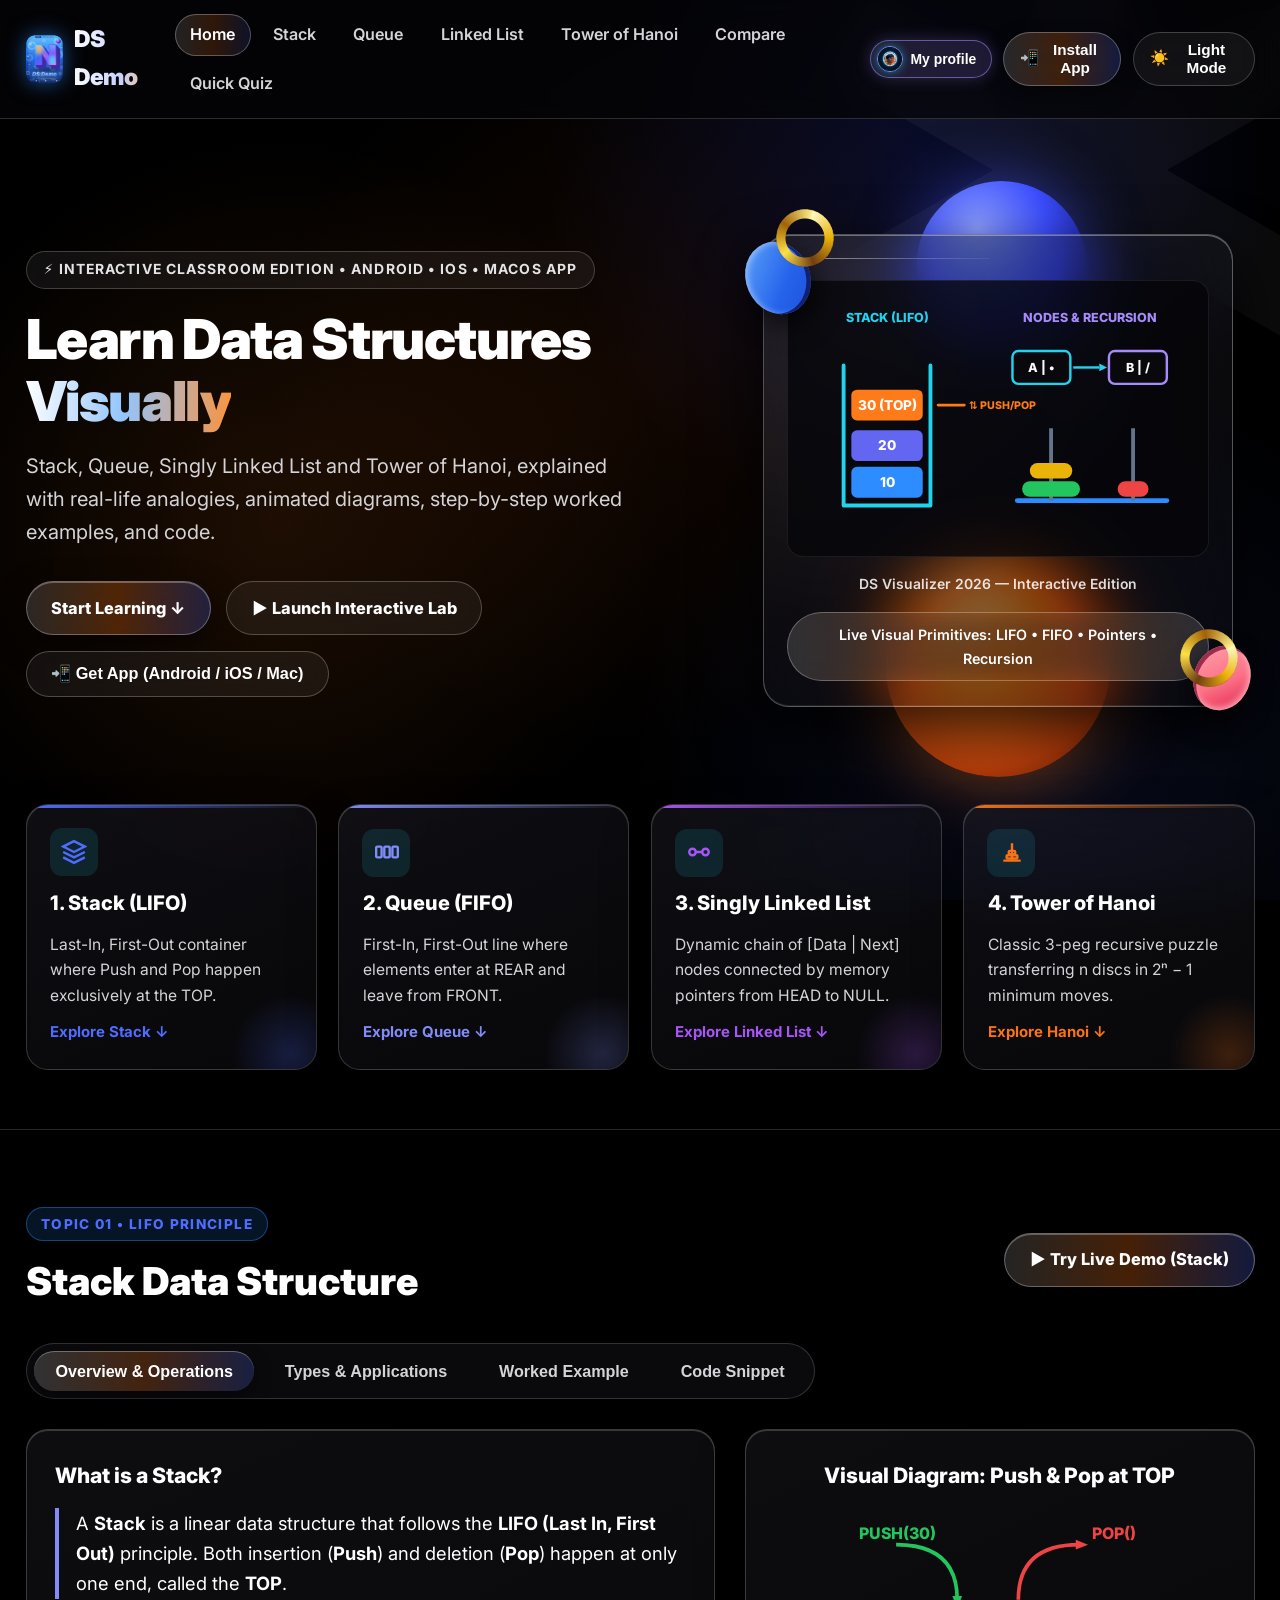
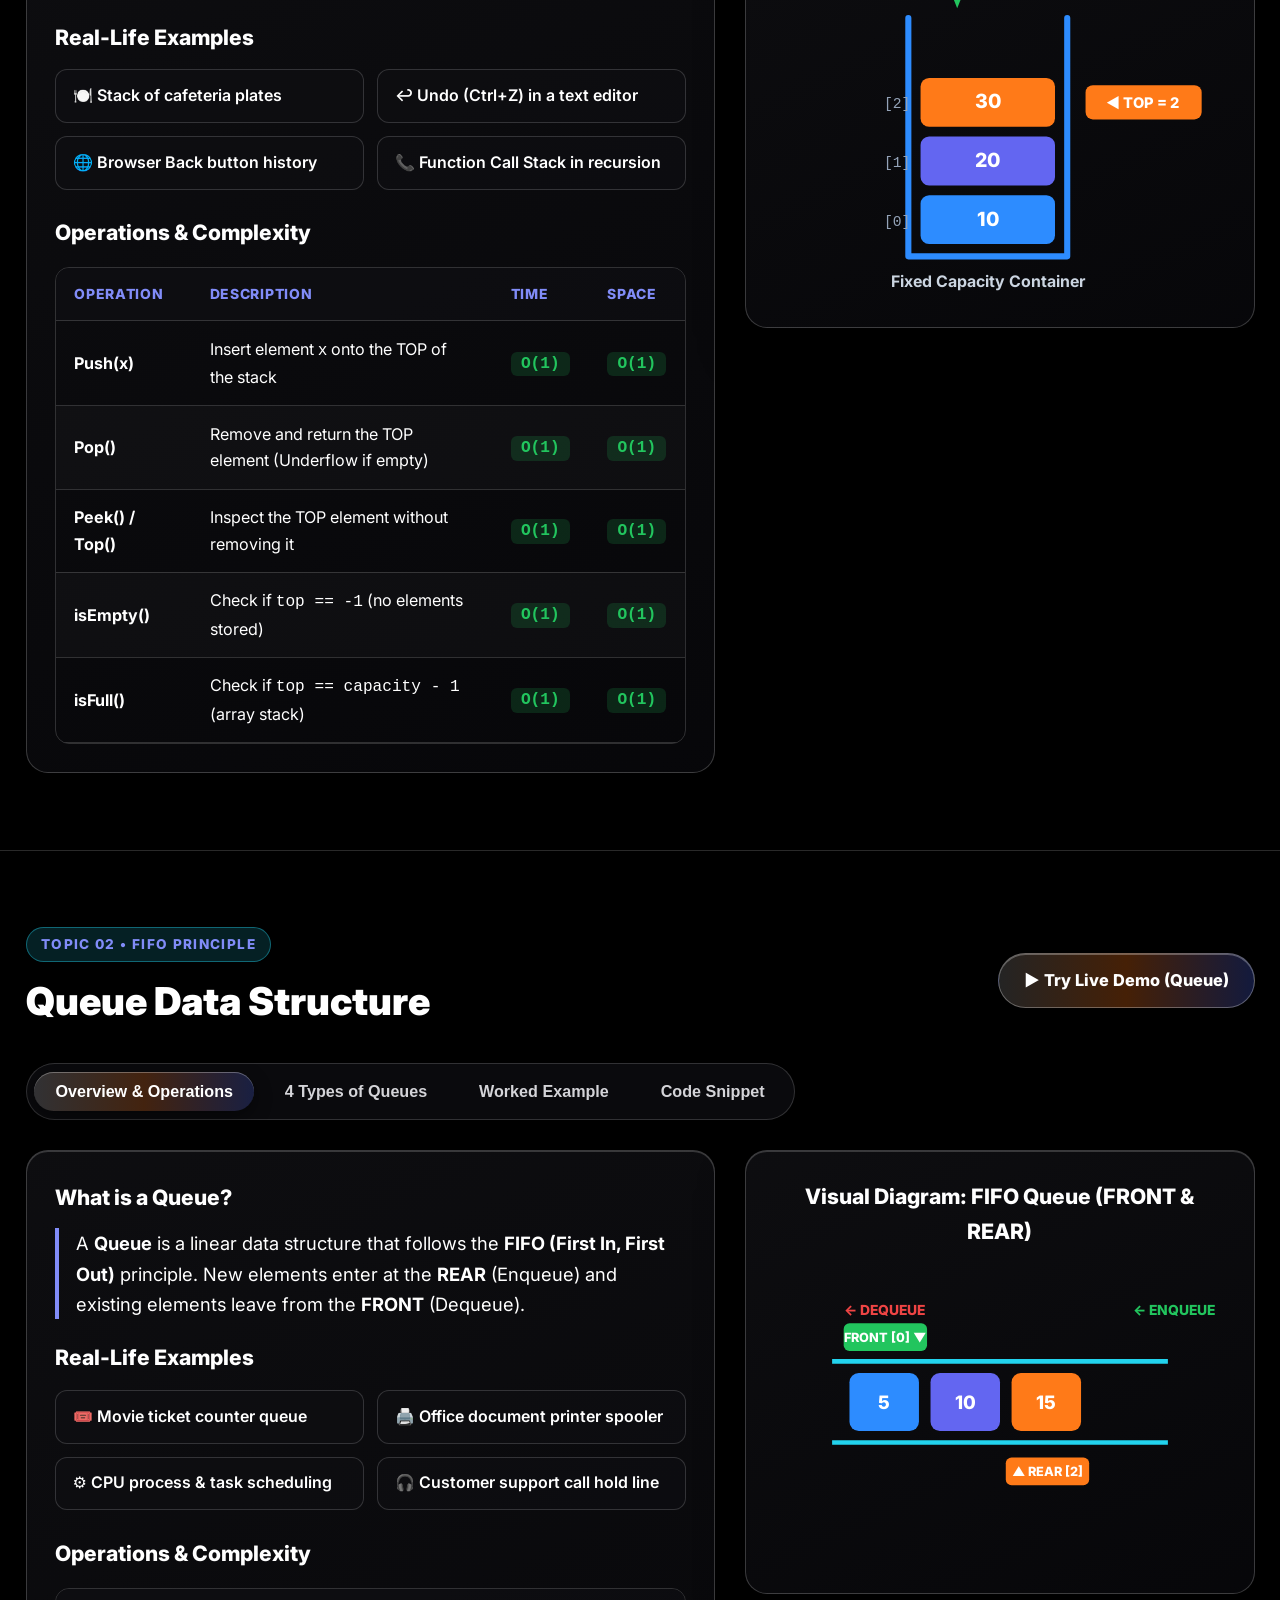
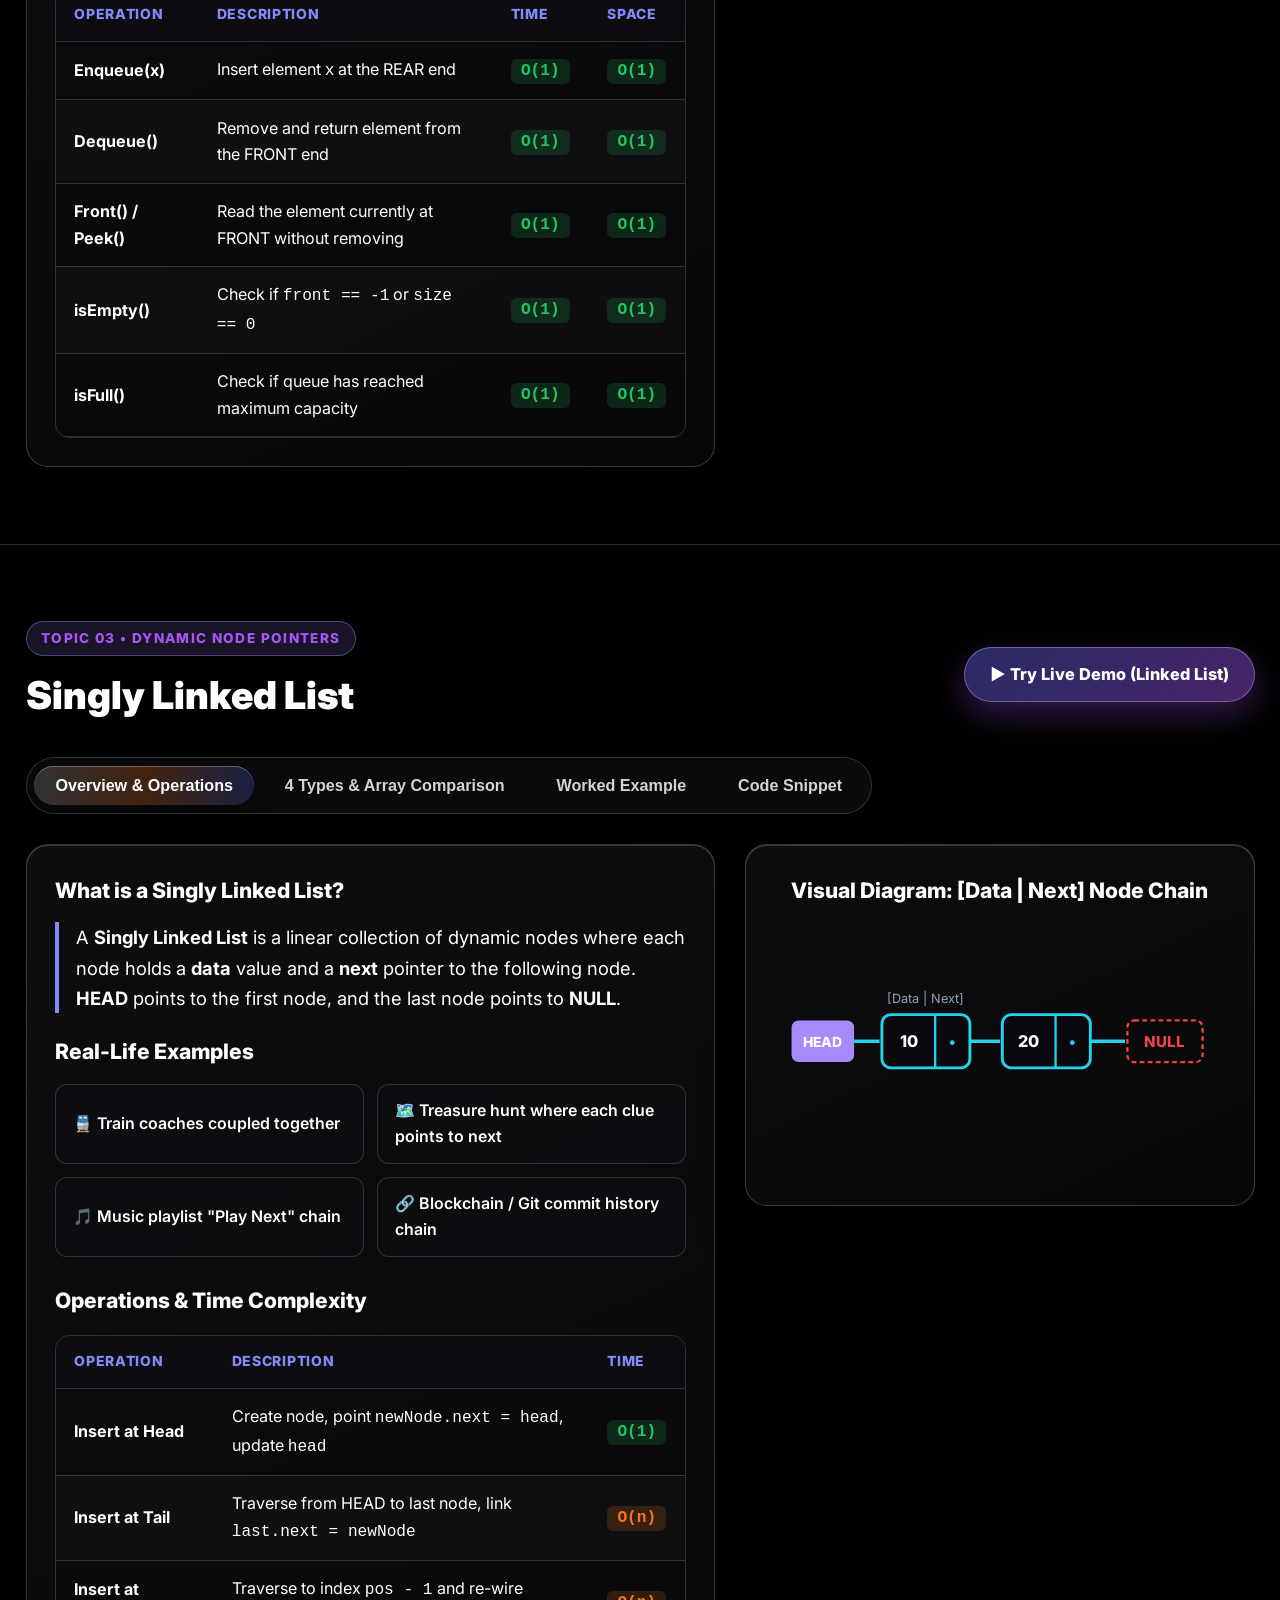
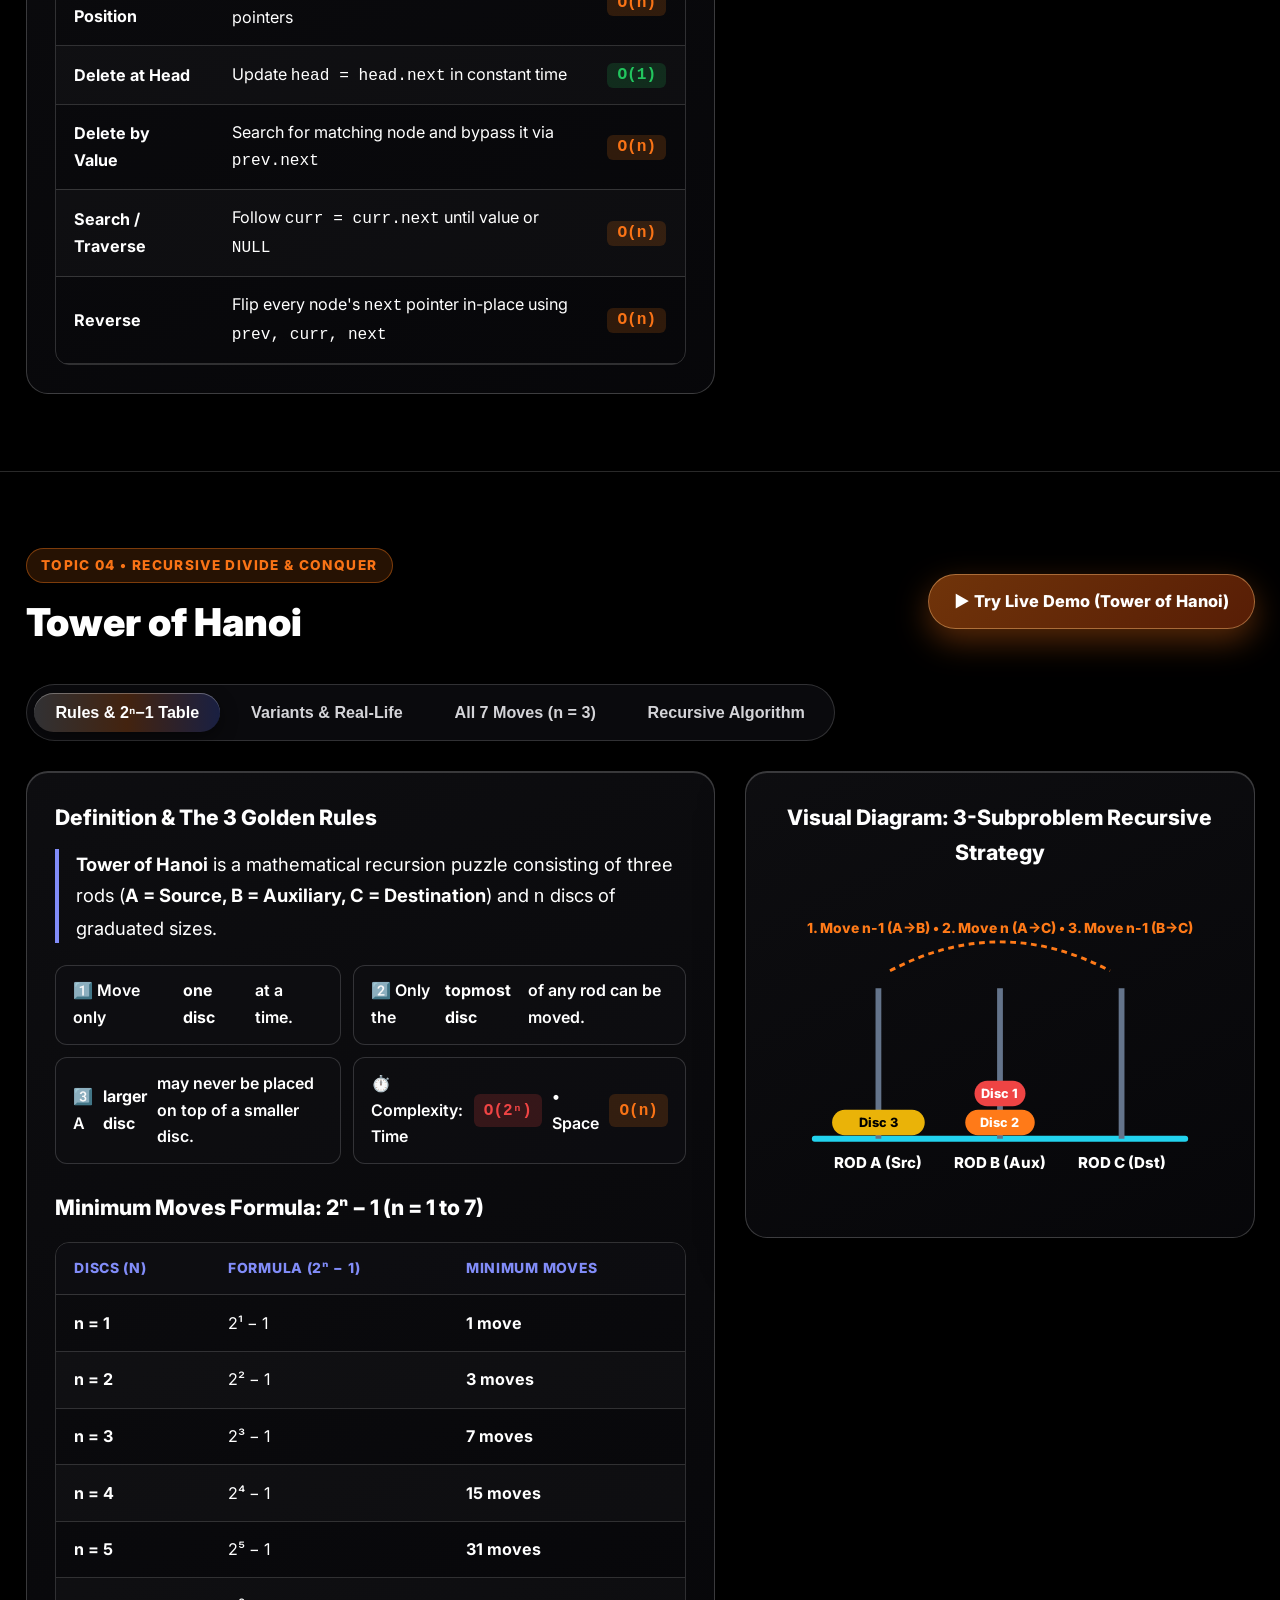
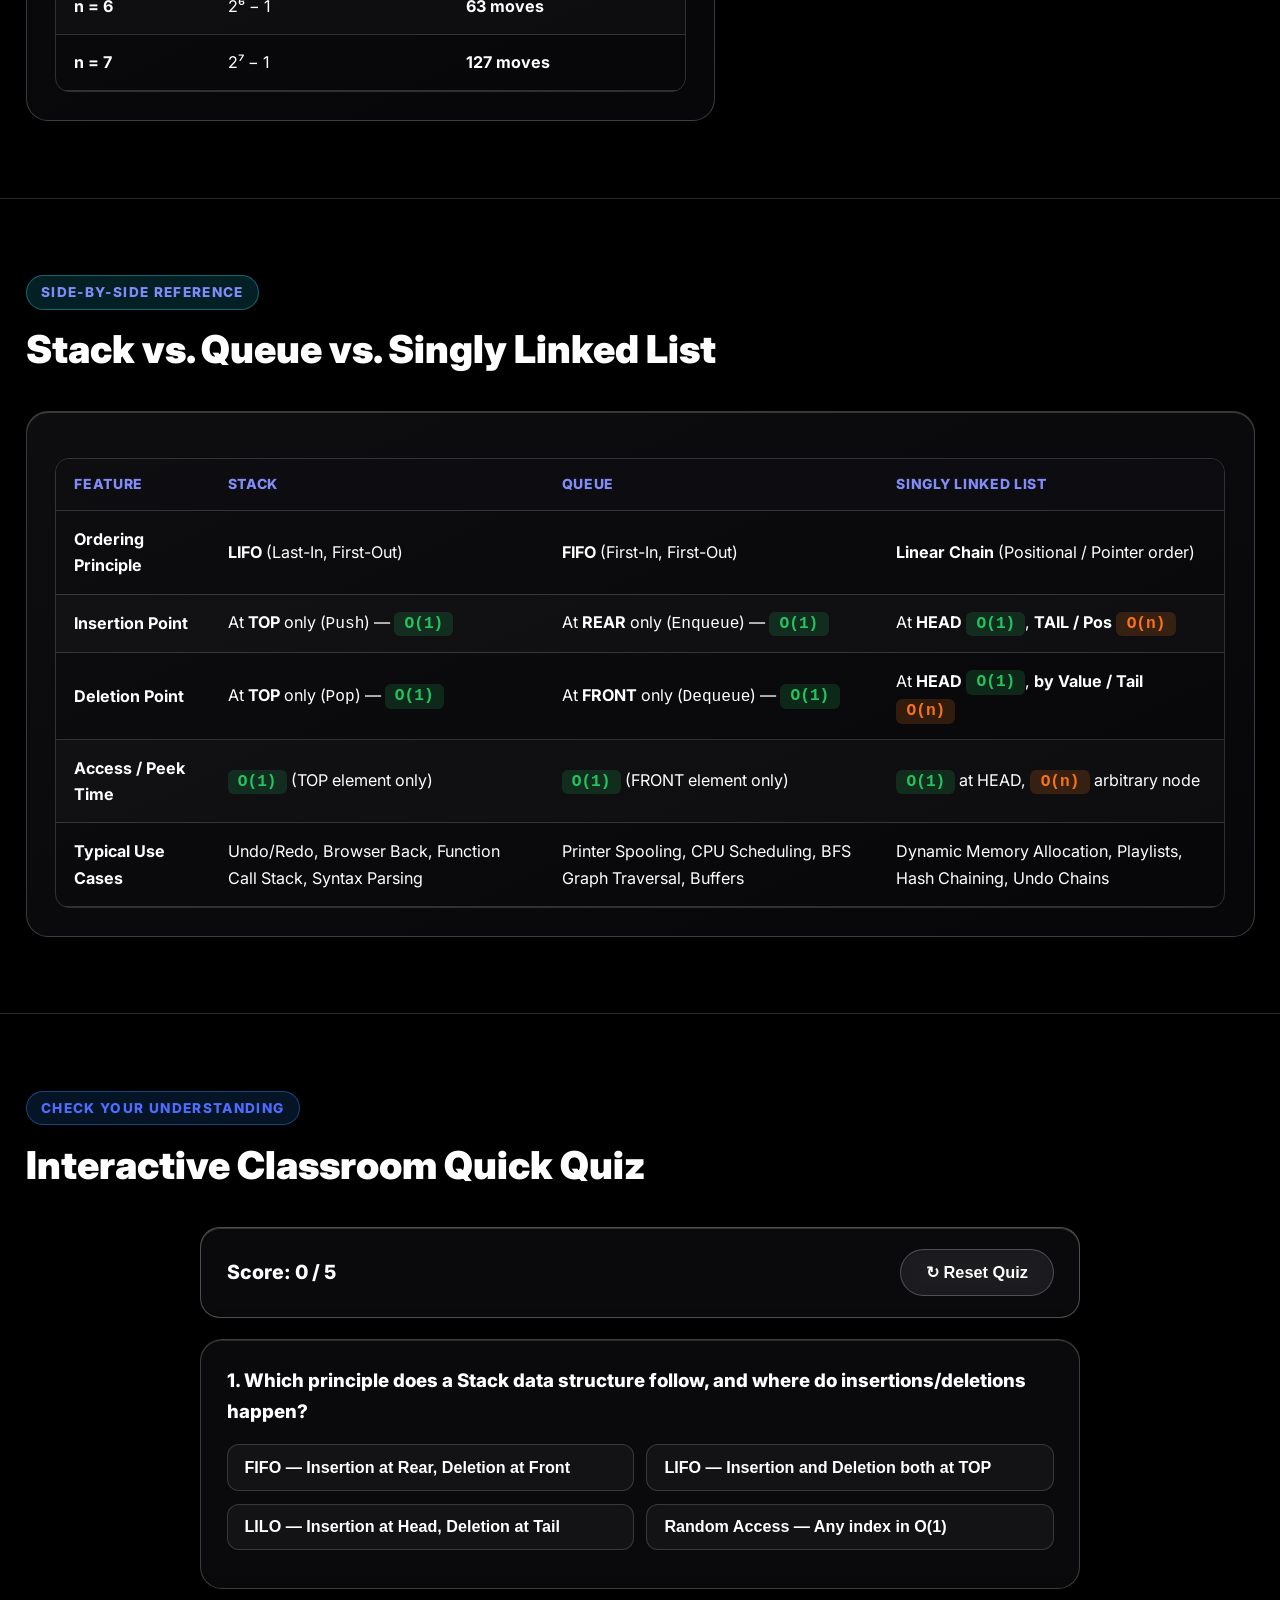
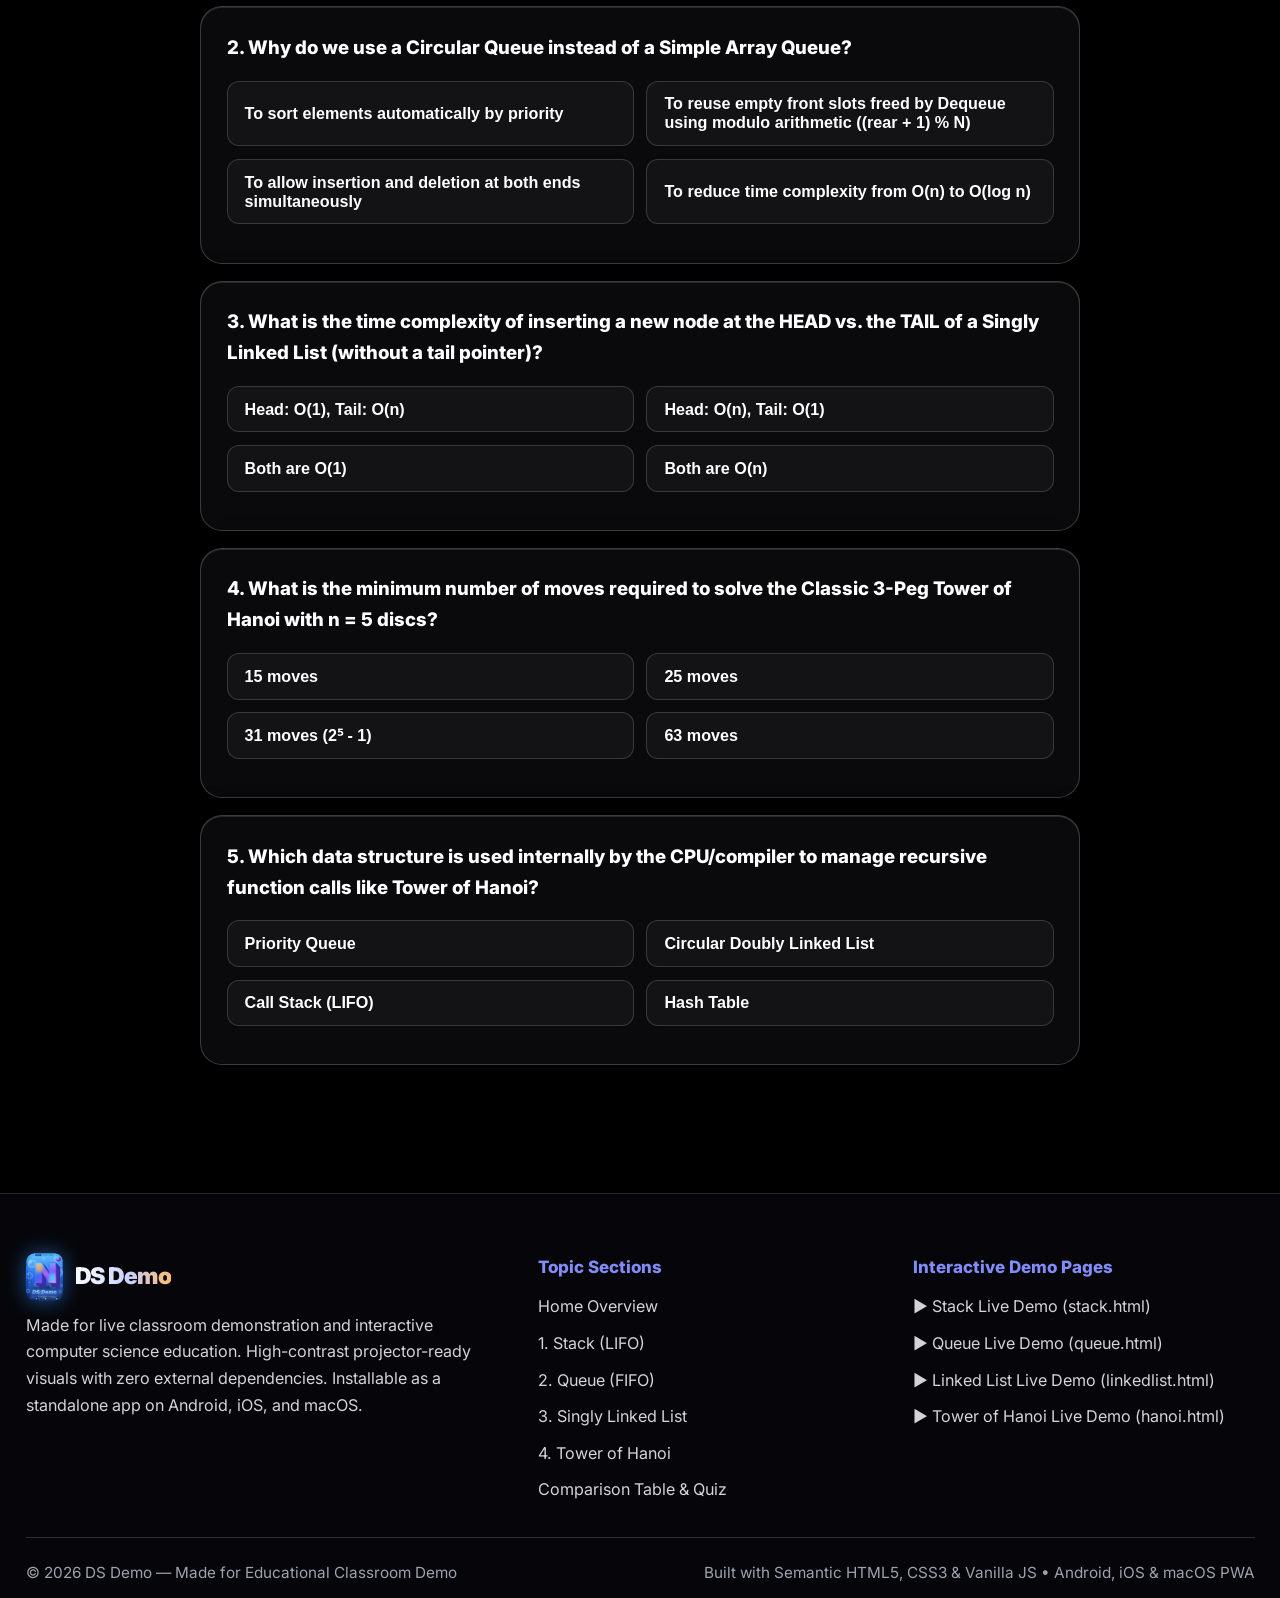
<file: index.html>
<!DOCTYPE html>
<html lang="en" data-theme="dark">
<head>
  <meta charset="UTF-8">
  <meta name="viewport" content="width=device-width, initial-scale=1.0, viewport-fit=cover">
  <meta name="theme-color" content="#000000">
  <meta name="apple-mobile-web-app-capable" content="yes">
  <meta name="apple-mobile-web-app-status-bar-style" content="black-translucent">
  <meta name="apple-mobile-web-app-title" content="DS Demo">
  <meta name="application-name" content="DS Demo">
  <meta name="mobile-web-app-capable" content="yes">
  <title>DS Demo — Data Structures Visualizer</title>
  <meta name="description" content="Classroom educational overview of Stack, Queue, Singly Linked List, and Tower of Hanoi with visual diagrams, real-life examples, types, worked steps, code, and complexities.">
  <link rel="icon" type="image/png" sizes="32x32" href="assets/icons/favicon-32.png?v=10">
  <link rel="icon" type="image/png" sizes="192x192" href="assets/icons/icon-192.png?v=10">
  <link rel="apple-touch-icon" sizes="180x180" href="assets/icons/apple-touch-icon.png?v=10">
  <link rel="manifest" href="manifest.json?v=10">
  <link rel="preconnect" href="https://fonts.googleapis.com">
  <link rel="preconnect" href="https://fonts.gstatic.com" crossorigin>
  <link href="https://fonts.googleapis.com/css2?family=Inter:wght@400;500;600;700;800;900&display=swap" rel="stylesheet">
  <link rel="stylesheet" href="css/style.css">
</head>
<body>

  <!-- ========================================================================
       STICKY NAVBAR
       ======================================================================== -->
  <header class="navbar">
    <div class="container nav-inner">
      <a href="#home" class="brand-logo" aria-label="DS Demo Home">
        <img src="assets/icons/app-icon.png?v=10" alt="DS Demo App Icon" class="brand-app-icon">
        <span class="brand-text">DS Demo</span>
      </a>

      <nav id="nav-links" class="nav-links" aria-label="Primary Navigation">
        <a href="#home" class="nav-link active">Home</a>
        <a href="#stack" class="nav-link">Stack</a>
        <a href="#queue" class="nav-link">Queue</a>
        <a href="#linkedlist" class="nav-link">Linked List</a>
        <a href="#hanoi" class="nav-link">Tower of Hanoi</a>
        <a href="#compare" class="nav-link">Compare</a>
        <a href="#quiz" class="nav-link">Quick Quiz</a>
      </nav>

      <div class="nav-actions">
        <button type="button" class="creator-corner-badge open-profile-modal" title="View Naveen K's Profile" aria-label="View Naveen K's Profile">
          <img src="assets/profile/naveen-profile.png" alt="My Profile Photo" class="profile-btn-avatar">
          <span>My profile</span>
        </button>
        <button id="install-app-btn" class="install-app-btn" aria-label="Install DS Demo App on Android, iOS, or macOS">
          <span>📲</span>
          <span class="install-btn-label">Install App</span>
        </button>
        <button id="theme-toggle" class="theme-toggle" aria-label="Toggle Dark or Light Mode">
          <span id="theme-icon">☀️</span>
          <span id="theme-label">Light Mode</span>
        </button>
        <button id="hamburger" class="hamburger" aria-label="Open Navigation Menu" aria-expanded="false" aria-controls="nav-links">
          <span></span>
          <span></span>
          <span></span>
        </button>
      </div>
    </div>
  </header>

  <main>
    <!-- ======================================================================
         1. HERO SECTION
         ====================================================================== -->
    <section id="home" class="hero">
      <div class="container">
        <div class="hero-grid">
          <div>
            <span class="hero-eyebrow">⚡ Interactive Classroom Edition • Android • iOS • macOS App</span>
            <h1 class="hero-title">Learn Data Structures <span>Visually</span></h1>
            <p class="hero-subtitle">
              Stack, Queue, Singly Linked List and Tower of Hanoi, explained with real-life analogies, animated diagrams, step-by-step worked examples, and code.
            </p>
            <div class="hero-cta-group">
              <a href="#stack" class="btn btn-demo">Start Learning &darr;</a>
              <a href="stack.html" class="btn btn-outline">&#9654; Launch Interactive Lab</a>
              <button type="button" class="btn btn-outline open-install-modal">&#128242; Get App (Android / iOS / Mac)</button>
            </div>
          </div>

          <!-- Animated Frosted Glass Stage with 3D Glowing Orbs, Coins & Rings -->
          <div class="hero-glass-stage">
            <div class="orb-3d orb-3d-blue" aria-hidden="true"></div>
            <div class="orb-3d orb-3d-orange" aria-hidden="true"></div>
            <div class="disc-3d disc-3d-blue" aria-hidden="true"></div>
            <div class="ring-3d ring-3d-top" aria-hidden="true"></div>
            <div class="ring-3d ring-3d-bottom" aria-hidden="true"></div>
            <div class="disc-3d disc-3d-coral" aria-hidden="true"></div>

            <div class="hero-visual-card" aria-label="Animated Data Structure Visual">
              <div class="frosted-chrome">
                <div class="frosted-line"></div>
                <div class="frosted-dots" aria-hidden="true"><span></span><span></span><span></span></div>
              </div>
              <div class="frosted-inner-well">
            <svg class="hero-svg-anim" viewBox="0 0 400 250" fill="none" xmlns="http://www.w3.org/2000/svg">
              <!-- Stack Bucket on Left -->
              <text x="85" y="25" fill="#22d3ee" font-size="13" font-weight="800" text-anchor="middle">STACK (LIFO)</text>
              <path d="M40 70 V215 H130 V70" stroke="#22d3ee" stroke-width="4" stroke-linecap="round" stroke-linejoin="round"/>
              <rect x="48" y="175" width="74" height="32" rx="6" fill="#2d8cff"/>
              <text x="85" y="196" fill="#fff" font-size="14" font-weight="800" text-anchor="middle">10</text>
              <rect x="48" y="137" width="74" height="32" rx="6" fill="#6366f1"/>
              <text x="85" y="158" fill="#fff" font-size="14" font-weight="800" text-anchor="middle">20</text>
              <g class="anim-push-pop-1">
                <rect x="48" y="95" width="74" height="32" rx="6" fill="#ff7a18"/>
                <text x="85" y="116" fill="#fff" font-size="14" font-weight="800" text-anchor="middle">30 (TOP)</text>
                <path d="M138 111 H165" stroke="#ff7a18" stroke-width="3" stroke-linecap="round"/>
                <text x="170" y="115" fill="#ff7a18" font-size="11" font-weight="800">⇅ PUSH/POP</text>
              </g>

              <!-- Linked Nodes & Hanoi on Right -->
              <text x="295" y="25" fill="#a78bfa" font-size="13" font-weight="800" text-anchor="middle">NODES &amp; RECURSION</text>
              <g class="anim-push-pop-2">
                <rect x="215" y="55" width="60" height="34" rx="6" fill="#09090d" stroke="#22d3ee" stroke-width="2.5"/>
                <text x="245" y="77" fill="#f8fafc" font-size="13" font-weight="800" text-anchor="middle">A | •</text>
                <path d="M278 72 H305" stroke="#22d3ee" stroke-width="2.5"/>
                <polygon points="305,68 313,72 305,76" fill="#22d3ee"/>
                <rect x="315" y="55" width="60" height="34" rx="6" fill="#09090d" stroke="#a78bfa" stroke-width="2.5"/>
                <text x="345" y="77" fill="#f8fafc" font-size="13" font-weight="800" text-anchor="middle">B | /</text>
              </g>

              <!-- Mini Tower of Hanoi -->
              <line x1="220" y1="210" x2="375" y2="210" stroke="#2d8cff" stroke-width="5" stroke-linecap="round"/>
              <line x1="255" y1="135" x2="255" y2="210" stroke="#64748b" stroke-width="4"/>
              <line x1="340" y1="135" x2="340" y2="210" stroke="#64748b" stroke-width="4"/>
              <rect x="225" y="190" width="60" height="16" rx="8" fill="#22c55e"/>
              <rect x="233" y="171" width="44" height="16" rx="8" fill="#eab308"/>
              <g class="anim-push-pop-1">
                <rect x="324" y="190" width="32" height="16" rx="8" fill="#ef4444"/>
              </g>
            </svg>
              </div>
              <div class="frosted-credit-row">DS Visualizer 2026 &mdash; Interactive Edition</div>
              <div class="frosted-pill-caption">Live Visual Primitives: LIFO &bull; FIFO &bull; Pointers &bull; Recursion</div>
            </div>
          </div>
        </div>

        <!-- 4 Clickable Topic Jump Cards -->
        <div class="topic-cards-grid">
          <a href="#stack" class="topic-jump-card" style="--card-accent: var(--blue);">
            <div class="topic-card-icon">
              <svg width="26" height="26" viewBox="0 0 24 24" fill="none" stroke="currentColor" stroke-width="2.2"><path d="M12 2L2 7l10 5 10-5-10-5z"/><path d="M2 17l10 5 10-5"/><path d="M2 12l10 5 10-5"/></svg>
            </div>
            <h3>1. Stack (LIFO)</h3>
            <p>Last-In, First-Out container where Push and Pop happen exclusively at the TOP.</p>
            <span class="topic-jump-link">Explore Stack ↓</span>
          </a>

          <a href="#queue" class="topic-jump-card" style="--card-accent: var(--cyan);">
            <div class="topic-card-icon">
              <svg width="26" height="26" viewBox="0 0 24 24" fill="none" stroke="currentColor" stroke-width="2.2"><rect x="2" y="7" width="5" height="10" rx="1"/><rect x="9.5" y="7" width="5" height="10" rx="1"/><rect x="17" y="7" width="5" height="10" rx="1"/></svg>
            </div>
            <h3>2. Queue (FIFO)</h3>
            <p>First-In, First-Out line where elements enter at REAR and leave from FRONT.</p>
            <span class="topic-jump-link">Explore Queue ↓</span>
          </a>

          <a href="#linkedlist" class="topic-jump-card" style="--card-accent: var(--purple);">
            <div class="topic-card-icon">
              <svg width="26" height="26" viewBox="0 0 24 24" fill="none" stroke="currentColor" stroke-width="2.2"><circle cx="6" cy="12" r="3"/><circle cx="18" cy="12" r="3"/><line x1="9" y1="12" x2="15" y2="12"/></svg>
            </div>
            <h3>3. Singly Linked List</h3>
            <p>Dynamic chain of [Data | Next] nodes connected by memory pointers from HEAD to NULL.</p>
            <span class="topic-jump-link">Explore Linked List ↓</span>
          </a>

          <a href="#hanoi" class="topic-jump-card" style="--card-accent: var(--orange);">
            <div class="topic-card-icon">
              <svg width="26" height="26" viewBox="0 0 24 24" fill="none" stroke="currentColor" stroke-width="2.2"><line x1="4" y1="20" x2="20" y2="20"/><line x1="12" y1="4" x2="12" y2="20"/><rect x="7" y="15" width="10" height="3" rx="1"/><rect x="9" y="11" width="6" height="3" rx="1"/></svg>
            </div>
            <h3>4. Tower of Hanoi</h3>
            <p>Classic 3-peg recursive puzzle transferring n discs in 2ⁿ − 1 minimum moves.</p>
            <span class="topic-jump-link">Explore Hanoi ↓</span>
          </a>
        </div>
      </div>
    </section>

    <!-- ======================================================================
         2. STACK SECTION
         ====================================================================== -->
    <section id="stack" class="topic-section reveal">
      <div class="container">
        <div class="topic-header">
          <div>
            <span class="topic-badge badge-blue">Topic 01 • LIFO Principle</span>
            <h2 class="topic-title">Stack Data Structure</h2>
          </div>
          <a href="stack.html" class="btn btn-demo">▶ Try Live Demo (Stack)</a>
        </div>

        <!-- Internal Tabs -->
        <div class="section-tabs" role="tablist" aria-label="Stack Topic Tabs" data-tab-group="stack">
          <button class="sec-tab-btn active" role="tab" aria-selected="true" data-target="stack-overview">Overview &amp; Operations</button>
          <button class="sec-tab-btn" role="tab" aria-selected="false" data-target="stack-types">Types &amp; Applications</button>
          <button class="sec-tab-btn" role="tab" aria-selected="false" data-target="stack-example">Worked Example</button>
          <button class="sec-tab-btn" role="tab" aria-selected="false" data-target="stack-code">Code Snippet</button>
        </div>

        <!-- TAB 1: STACK OVERVIEW -->
        <div id="stack-overview" class="sec-tab-pane active" data-pane-group="stack">
          <div class="overview-grid">
            <div class="glass-panel">
              <h3>What is a Stack?</h3>
              <p class="definition-box">
                A <strong>Stack</strong> is a linear data structure that follows the <strong>LIFO (Last In, First Out)</strong> principle. Both insertion (<strong>Push</strong>) and deletion (<strong>Pop</strong>) happen at only one end, called the <strong>TOP</strong>.
              </p>

              <h3>Real-Life Examples</h3>
              <div class="examples-pills">
                <div class="example-pill">🍽️ Stack of cafeteria plates</div>
                <div class="example-pill">↩️ Undo (Ctrl+Z) in a text editor</div>
                <div class="example-pill">🌐 Browser Back button history</div>
                <div class="example-pill">📞 Function Call Stack in recursion</div>
              </div>

              <h3 style="margin-top: 1.5rem;">Operations &amp; Complexity</h3>
              <div class="table-responsive">
                <table class="data-table">
                  <thead>
                    <tr>
                      <th>Operation</th>
                      <th>Description</th>
                      <th>Time</th>
                      <th>Space</th>
                    </tr>
                  </thead>
                  <tbody>
                    <tr><td><strong>Push(x)</strong></td><td>Insert element <code>x</code> onto the TOP of the stack</td><td><span class="badge-o1">O(1)</span></td><td><span class="badge-o1">O(1)</span></td></tr>
                    <tr><td><strong>Pop()</strong></td><td>Remove and return the TOP element (Underflow if empty)</td><td><span class="badge-o1">O(1)</span></td><td><span class="badge-o1">O(1)</span></td></tr>
                    <tr><td><strong>Peek() / Top()</strong></td><td>Inspect the TOP element without removing it</td><td><span class="badge-o1">O(1)</span></td><td><span class="badge-o1">O(1)</span></td></tr>
                    <tr><td><strong>isEmpty()</strong></td><td>Check if <code>top == -1</code> (no elements stored)</td><td><span class="badge-o1">O(1)</span></td><td><span class="badge-o1">O(1)</span></td></tr>
                    <tr><td><strong>isFull()</strong></td><td>Check if <code>top == capacity - 1</code> (array stack)</td><td><span class="badge-o1">O(1)</span></td><td><span class="badge-o1">O(1)</span></td></tr>
                  </tbody>
                </table>
              </div>
            </div>

            <!-- Animated SVG Diagram of Push & Pop -->
            <div class="glass-panel diagram-box">
              <h3>Visual Diagram: Push &amp; Pop at TOP</h3>
              <svg viewBox="0 0 360 320" fill="none" xmlns="http://www.w3.org/2000/svg">
                <!-- Push & Pop Arrows -->
                <path d="M95 30 Q145 30 145 75" stroke="#22c55e" stroke-width="3" fill="none"/>
                <polygon points="141,72 145,82 149,72" fill="#22c55e"/>
                <text x="65" y="25" fill="#22c55e" font-size="13" font-weight="800">PUSH(30)</text>

                <path d="M195 75 Q195 30 245 30" stroke="#ef4444" stroke-width="3" fill="none"/>
                <polygon points="242,26 252,30 242,34" fill="#ef4444"/>
                <text x="255" y="25" fill="#ef4444" font-size="13" font-weight="800">POP()</text>

                <!-- Stack Container -->
                <path d="M105 90 V285 H235 V90" stroke="#2d8cff" stroke-width="5" stroke-linecap="round" stroke-linejoin="round"/>
                <!-- Slot 0 -->
                <rect x="115" y="235" width="110" height="40" rx="7" fill="#2d8cff"/>
                <text x="170" y="260" fill="#fff" font-size="16" font-weight="800" text-anchor="middle">10</text>
                <text x="85" y="260" fill="#94a3b8" font-size="12" font-family="monospace">[0]</text>
                <!-- Slot 1 -->
                <rect x="115" y="187" width="110" height="40" rx="7" fill="#6366f1"/>
                <text x="170" y="212" fill="#fff" font-size="16" font-weight="800" text-anchor="middle">20</text>
                <text x="85" y="212" fill="#94a3b8" font-size="12" font-family="monospace">[1]</text>
                <!-- Slot 2 (Animated TOP) -->
                <g class="anim-push-pop-1">
                  <rect x="115" y="139" width="110" height="40" rx="7" fill="#ff7a18"/>
                  <text x="170" y="164" fill="#fff" font-size="16" font-weight="800" text-anchor="middle">30</text>
                  <text x="85" y="164" fill="#94a3b8" font-size="12" font-family="monospace">[2]</text>
                  <!-- TOP Pointer Arrow -->
                  <rect x="250" y="145" width="95" height="28" rx="6" fill="#ff7a18"/>
                  <text x="297" y="164" fill="#fff" font-size="12" font-weight="800" text-anchor="middle">◀ TOP = 2</text>
                </g>
                <text x="170" y="310" fill="#cbd5e1" font-size="13" font-weight="700" text-anchor="middle">Fixed Capacity Container</text>
              </svg>
            </div>
          </div>
        </div>

        <!-- TAB 2: STACK TYPES & APPLICATIONS -->
        <div id="stack-types" class="sec-tab-pane" data-pane-group="stack">
          <div class="types-grid">
            <div class="type-card">
              <h4>a) Array-Based (Static) Stack</h4>
              <p>Uses a fixed-size contiguous array <code>stack[MAX]</code> and an integer variable <code>top</code> initialized to <code>-1</code>. Extremely fast and cache-friendly, but can trigger <strong>Stack Overflow</strong> if capacity is exceeded.</p>
              <svg viewBox="0 0 340 80" fill="none">
                <rect x="10" y="20" width="60" height="40" stroke="#2d8cff" stroke-width="2" fill="rgba(45,140,255,0.2)"/>
                <text x="40" y="45" fill="#fff" font-size="14" font-weight="800" text-anchor="middle">10</text>
                <rect x="70" y="20" width="60" height="40" stroke="#2d8cff" stroke-width="2" fill="rgba(45,140,255,0.2)"/>
                <text x="100" y="45" fill="#fff" font-size="14" font-weight="800" text-anchor="middle">20</text>
                <rect x="130" y="20" width="60" height="40" stroke="#ff7a18" stroke-width="2" fill="rgba(255,122,24,0.3)"/>
                <text x="160" y="45" fill="#fff" font-size="14" font-weight="800" text-anchor="middle">30 (TOP)</text>
                <rect x="190" y="20" width="60" height="40" stroke="#64748b" stroke-dasharray="4 4"/>
                <rect x="250" y="20" width="60" height="40" stroke="#64748b" stroke-dasharray="4 4"/>
              </svg>
            </div>

            <div class="type-card">
              <h4>b) Linked-List-Based (Dynamic) Stack</h4>
              <p>Implemented as a Singly Linked List where <code>Push</code> and <code>Pop</code> operate at the <code>HEAD</code> (TOP) node in <code>O(1)</code> time. Grows and shrinks dynamically in memory with no fixed capacity limit.</p>
              <svg viewBox="0 0 340 80" fill="none">
                <text x="10" y="45" fill="#ff7a18" font-size="13" font-weight="800">TOP →</text>
                <rect x="65" y="22" width="65" height="36" rx="6" stroke="#22d3ee" stroke-width="2"/>
                <text x="97" y="45" fill="#fff" font-size="13" font-weight="700" text-anchor="middle">30 | •</text>
                <text x="142" y="45" fill="#22d3ee" font-size="16">→</text>
                <rect x="162" y="22" width="65" height="36" rx="6" stroke="#22d3ee" stroke-width="2"/>
                <text x="194" y="45" fill="#fff" font-size="13" font-weight="700" text-anchor="middle">20 | •</text>
                <text x="238" y="45" fill="#22d3ee" font-size="16">→</text>
                <text x="260" y="45" fill="#ef4444" font-size="13" font-weight="800">NULL</text>
              </svg>
            </div>
          </div>

          <div class="glass-panel" style="margin-top: 1.35rem;">
            <h3>Key Computer Science Applications of Stack</h3>
            <div class="examples-pills">
              <div class="example-pill">🧮 <strong>Expression Evaluation:</strong> Evaluating Postfix / Prefix arithmetic expressions</div>
              <div class="example-pill">🔄 <strong>Syntax Conversion:</strong> Infix to Postfix / Prefix conversion using operator precedence</div>
              <div class="example-pill">🧩 <strong>Parentheses Matching:</strong> Validating balanced brackets <code>{[()]}</code> in compilers</div>
              <div class="example-pill">🔁 <strong>Recursion &amp; Backtracking:</strong> Storing return addresses and local variables on the Call Stack</div>
            </div>
          </div>
        </div>

        <!-- TAB 3: STACK WORKED EXAMPLE -->
        <div id="stack-example" class="sec-tab-pane" data-pane-group="stack">
          <div class="glass-panel">
            <h3>Step-by-Step Worked Trace: Push(10) → Push(20) → Push(30) → Pop()</h3>
            <div class="steps-grid">
              <div class="step-card">
                <span class="step-num">Step 1</span>
                <div class="step-title">Push(10)</div>
                <svg width="120" height="120" viewBox="0 0 120 120">
                  <path d="M25 20 V105 H95 V20" stroke="#2d8cff" stroke-width="3" fill="none"/>
                  <rect x="31" y="74" width="58" height="25" rx="4" fill="#2d8cff"/>
                  <text x="60" y="91" fill="#fff" font-size="12" font-weight="800" text-anchor="middle">10 (TOP)</text>
                </svg>
                <p style="font-size:0.86rem; color:var(--text-secondary);"><code>top = 0</code>, <code>stack[0] = 10</code></p>
              </div>

              <div class="step-card">
                <span class="step-num">Step 2</span>
                <div class="step-title">Push(20)</div>
                <svg width="120" height="120" viewBox="0 0 120 120">
                  <path d="M25 20 V105 H95 V20" stroke="#2d8cff" stroke-width="3" fill="none"/>
                  <rect x="31" y="74" width="58" height="25" rx="4" fill="#2d8cff"/>
                  <text x="60" y="91" fill="#fff" font-size="12" font-weight="800" text-anchor="middle">10</text>
                  <rect x="31" y="45" width="58" height="25" rx="4" fill="#6366f1"/>
                  <text x="60" y="62" fill="#fff" font-size="12" font-weight="800" text-anchor="middle">20 (TOP)</text>
                </svg>
                <p style="font-size:0.86rem; color:var(--text-secondary);"><code>top = 1</code>, <code>stack[1] = 20</code></p>
              </div>

              <div class="step-card">
                <span class="step-num">Step 3</span>
                <div class="step-title">Push(30)</div>
                <svg width="120" height="120" viewBox="0 0 120 120">
                  <path d="M25 12 V105 H95 V12" stroke="#2d8cff" stroke-width="3" fill="none"/>
                  <rect x="31" y="74" width="58" height="25" rx="4" fill="#2d8cff"/>
                  <text x="60" y="91" fill="#fff" font-size="12" font-weight="800" text-anchor="middle">10</text>
                  <rect x="31" y="45" width="58" height="25" rx="4" fill="#6366f1"/>
                  <text x="60" y="62" fill="#fff" font-size="12" font-weight="800" text-anchor="middle">20</text>
                  <rect x="31" y="16" width="58" height="25" rx="4" fill="#ff7a18"/>
                  <text x="60" y="33" fill="#fff" font-size="12" font-weight="800" text-anchor="middle">30 (TOP)</text>
                </svg>
                <p style="font-size:0.86rem; color:var(--text-secondary);"><code>top = 2</code>, <code>stack[2] = 30</code></p>
              </div>

              <div class="step-card">
                <span class="step-num">Step 4</span>
                <div class="step-title">Pop() → Returns 30</div>
                <svg width="120" height="120" viewBox="0 0 120 120">
                  <path d="M25 20 V105 H95 V20" stroke="#2d8cff" stroke-width="3" fill="none"/>
                  <rect x="31" y="74" width="58" height="25" rx="4" fill="#2d8cff"/>
                  <text x="60" y="91" fill="#fff" font-size="12" font-weight="800" text-anchor="middle">10</text>
                  <rect x="31" y="45" width="58" height="25" rx="4" fill="#22c55e"/>
                  <text x="60" y="62" fill="#fff" font-size="12" font-weight="800" text-anchor="middle">20 (TOP)</text>
                </svg>
                <p style="font-size:0.86rem; color:var(--text-secondary);">30 removed; <code>top = 1</code></p>
              </div>
            </div>
          </div>
        </div>

        <!-- TAB 4: STACK CODE SNIPPET -->
        <div id="stack-code" class="sec-tab-pane" data-pane-group="stack">
          <div class="code-container">
            <div class="code-header">
              <span>Python — Array-Based Stack Implementation</span>
              <button class="copy-btn" data-copy-target="code-stack-py">Copy Code</button>
            </div>
            <pre class="code-block" id="code-stack-py"><code><span class="kw">class</span> <span class="fn">Stack</span>:
    <span class="kw">def</span> <span class="fn">__init__</span>(self, capacity=<span class="num">8</span>):
        self.stack = []
        self.capacity = capacity

    <span class="kw">def</span> <span class="fn">push</span>(self, val):
        <span class="kw">if</span> len(self.stack) >= self.capacity:
            <span class="kw">raise</span> OverflowError(<span class="str">"Stack Overflow!"</span>)
        self.stack.append(val)           <span class="cm"># O(1) push at TOP</span>

    <span class="kw">def</span> <span class="fn">pop</span>(self):
        <span class="kw">if</span> <span class="kw">not</span> self.stack:
            <span class="kw">raise</span> IndexError(<span class="str">"Stack Underflow!"</span>)
        <span class="kw">return</span> self.stack.pop()          <span class="cm"># O(1) pop from TOP</span>

    <span class="kw">def</span> <span class="fn">peek</span>(self):
        <span class="kw">return</span> self.stack[-<span class="num">1</span>] <span class="kw">if</span> self.stack <span class="kw">else</span> <span class="kw">None</span></code></pre>
          </div>
        </div>
      </div>
    </section>

    <!-- ======================================================================
         3. QUEUE SECTION
         ====================================================================== -->
    <section id="queue" class="topic-section reveal">
      <div class="container">
        <div class="topic-header">
          <div>
            <span class="topic-badge badge-cyan">Topic 02 • FIFO Principle</span>
            <h2 class="topic-title">Queue Data Structure</h2>
          </div>
          <a href="queue.html" class="btn btn-demo">▶ Try Live Demo (Queue)</a>
        </div>

        <!-- Internal Tabs -->
        <div class="section-tabs" role="tablist" aria-label="Queue Topic Tabs" data-tab-group="queue">
          <button class="sec-tab-btn active" role="tab" aria-selected="true" data-target="queue-overview">Overview &amp; Operations</button>
          <button class="sec-tab-btn" role="tab" aria-selected="false" data-target="queue-types">4 Types of Queues</button>
          <button class="sec-tab-btn" role="tab" aria-selected="false" data-target="queue-example">Worked Example</button>
          <button class="sec-tab-btn" role="tab" aria-selected="false" data-target="queue-code">Code Snippet</button>
        </div>

        <!-- TAB 1: QUEUE OVERVIEW -->
        <div id="queue-overview" class="sec-tab-pane active" data-pane-group="queue">
          <div class="overview-grid">
            <div class="glass-panel">
              <h3>What is a Queue?</h3>
              <p class="definition-box">
                A <strong>Queue</strong> is a linear data structure that follows the <strong>FIFO (First In, First Out)</strong> principle. New elements enter at the <strong>REAR</strong> (Enqueue) and existing elements leave from the <strong>FRONT</strong> (Dequeue).
              </p>

              <h3>Real-Life Examples</h3>
              <div class="examples-pills">
                <div class="example-pill">🎟️ Movie ticket counter queue</div>
                <div class="example-pill">🖨️ Office document printer spooler</div>
                <div class="example-pill">⚙️ CPU process &amp; task scheduling</div>
                <div class="example-pill">🎧 Customer support call hold line</div>
              </div>

              <h3 style="margin-top: 1.5rem;">Operations &amp; Complexity</h3>
              <div class="table-responsive">
                <table class="data-table">
                  <thead>
                    <tr>
                      <th>Operation</th>
                      <th>Description</th>
                      <th>Time</th>
                      <th>Space</th>
                    </tr>
                  </thead>
                  <tbody>
                    <tr><td><strong>Enqueue(x)</strong></td><td>Insert element <code>x</code> at the REAR end</td><td><span class="badge-o1">O(1)</span></td><td><span class="badge-o1">O(1)</span></td></tr>
                    <tr><td><strong>Dequeue()</strong></td><td>Remove and return element from the FRONT end</td><td><span class="badge-o1">O(1)</span></td><td><span class="badge-o1">O(1)</span></td></tr>
                    <tr><td><strong>Front() / Peek()</strong></td><td>Read the element currently at FRONT without removing</td><td><span class="badge-o1">O(1)</span></td><td><span class="badge-o1">O(1)</span></td></tr>
                    <tr><td><strong>isEmpty()</strong></td><td>Check if <code>front == -1</code> or <code>size == 0</code></td><td><span class="badge-o1">O(1)</span></td><td><span class="badge-o1">O(1)</span></td></tr>
                    <tr><td><strong>isFull()</strong></td><td>Check if queue has reached maximum capacity</td><td><span class="badge-o1">O(1)</span></td><td><span class="badge-o1">O(1)</span></td></tr>
                  </tbody>
                </table>
              </div>
            </div>

            <!-- Animated SVG Diagram with FRONT and REAR pointers -->
            <div class="glass-panel diagram-box">
              <h3>Visual Diagram: FIFO Queue (FRONT &amp; REAR)</h3>
              <svg viewBox="0 0 380 260" fill="none" xmlns="http://www.w3.org/2000/svg">
                <text x="55" y="45" fill="#ef4444" font-size="12" font-weight="800">← DEQUEUE</text>
                <text x="305" y="45" fill="#22c55e" font-size="12" font-weight="800">← ENQUEUE</text>

                <!-- Track Lines -->
                <line x1="45" y1="85" x2="335" y2="85" stroke="#22d3ee" stroke-width="4"/>
                <line x1="45" y1="155" x2="335" y2="155" stroke="#22d3ee" stroke-width="4"/>

                <!-- Cells -->
                <rect x="60" y="95" width="60" height="50" rx="8" fill="#2d8cff"/>
                <text x="90" y="126" fill="#fff" font-size="16" font-weight="800" text-anchor="middle">5</text>

                <rect x="130" y="95" width="60" height="50" rx="8" fill="#6366f1"/>
                <text x="160" y="126" fill="#fff" font-size="16" font-weight="800" text-anchor="middle">10</text>

                <g class="anim-push-pop-2">
                  <rect x="200" y="95" width="60" height="50" rx="8" fill="#ff7a18"/>
                  <text x="230" y="126" fill="#fff" font-size="16" font-weight="800" text-anchor="middle">15</text>
                </g>

                <!-- FRONT & REAR Badges -->
                <rect x="55" y="52" width="72" height="24" rx="5" fill="#22c55e"/>
                <text x="91" y="68" fill="#fff" font-size="11" font-weight="800" text-anchor="middle">FRONT [0] ▼</text>

                <rect x="195" y="168" width="72" height="24" rx="5" fill="#ff7a18"/>
                <text x="231" y="184" fill="#fff" font-size="11" font-weight="800" text-anchor="middle">▲ REAR [2]</text>
              </svg>
            </div>
          </div>
        </div>

        <!-- TAB 2: 4 TYPES OF QUEUES -->
        <div id="queue-types" class="sec-tab-pane" data-pane-group="queue">
          <div class="types-grid">
            <div class="type-card">
              <h4>a) Simple (Linear) Queue</h4>
              <p>Standard FIFO array queue where <code>front</code> and <code>rear</code> move forward linearly. Once <code>rear</code> reaches the last index, empty slots left behind by prior dequeues cannot be reused without resetting.</p>
              <svg viewBox="0 0 320 65" fill="none">
                <rect x="15" y="15" width="55" height="35" stroke="#64748b" stroke-dasharray="3 3"/>
                <rect x="75" y="15" width="55" height="35" fill="#2d8cff" rx="4"/>
                <text x="102" y="37" fill="#fff" font-size="11" font-weight="800" text-anchor="middle">FRONT</text>
                <rect x="135" y="15" width="55" height="35" fill="#6366f1" rx="4"/>
                <rect x="195" y="15" width="55" height="35" fill="#ff7a18" rx="4"/>
                <text x="222" y="37" fill="#fff" font-size="11" font-weight="800" text-anchor="middle">REAR</text>
              </svg>
            </div>

            <div class="type-card">
              <h4>b) Circular Queue (Solves Wasted Space)</h4>
              <p>Connects the last index back to index <code>0</code> in a ring using modulo arithmetic: <code>rear = (rear + 1) % N</code>. Reuses freed front slots automatically.</p>
              <svg viewBox="0 0 320 65" fill="none">
                <rect x="35" y="15" width="230" height="35" rx="17" stroke="#22d3ee" stroke-width="2.5" stroke-dasharray="6 4"/>
                <text x="150" y="37" fill="#22d3ee" font-size="12" font-weight="800" text-anchor="middle">↻ (rear + 1) % capacity wraps to [0]</text>
              </svg>
            </div>

            <div class="type-card">
              <h4>c) Priority Queue</h4>
              <p>Each element is associated with a priority score. Elements with the <strong>highest priority</strong> are dequeued first (e.g., hospital emergency room triage, Dijkstra's shortest path).</p>
              <svg viewBox="0 0 320 65" fill="none">
                <rect x="20" y="15" width="85" height="35" rx="6" fill="#ef4444"/>
                <text x="62" y="37" fill="#fff" font-size="11" font-weight="800" text-anchor="middle">P1 (High)</text>
                <rect x="115" y="15" width="85" height="35" rx="6" fill="#ff7a18"/>
                <text x="157" y="37" fill="#fff" font-size="11" font-weight="800" text-anchor="middle">P2 (Med)</text>
                <rect x="210" y="15" width="85" height="35" rx="6" fill="#2d8cff"/>
                <text x="252" y="37" fill="#fff" font-size="11" font-weight="800" text-anchor="middle">P3 (Low)</text>
              </svg>
            </div>

            <div class="type-card">
              <h4>d) Double-Ended Queue (Deque)</h4>
              <p>Allows insertion and deletion at <strong>both FRONT and REAR</strong> ends. Includes:<br>
              • <strong>Input-Restricted Deque:</strong> Insert at one end only, delete from both.<br>
              • <strong>Output-Restricted Deque:</strong> Insert at both ends, delete from one end only.</p>
              <svg viewBox="0 0 320 65" fill="none">
                <text x="15" y="37" fill="#22c55e" font-size="11" font-weight="800">⇄ In/Out</text>
                <rect x="80" y="15" width="160" height="35" rx="6" stroke="#a78bfa" stroke-width="2.5" fill="rgba(167,139,250,0.18)"/>
                <text x="160" y="37" fill="#fff" font-size="12" font-weight="800" text-anchor="middle">DEQUE BUFFER</text>
                <text x="250" y="37" fill="#22c55e" font-size="11" font-weight="800">In/Out ⇄</text>
              </svg>
            </div>
          </div>
        </div>

        <!-- TAB 3: QUEUE WORKED EXAMPLE -->
        <div id="queue-example" class="sec-tab-pane" data-pane-group="queue">
          <div class="glass-panel">
            <h3>Step-by-Step Worked Trace: Enqueue(5) → Enqueue(10) → Enqueue(15) → Dequeue()</h3>
            <div class="steps-grid">
              <div class="step-card">
                <span class="step-num">Step 1</span>
                <div class="step-title">Enqueue(5)</div>
                <p><code>[ 5 ]</code></p>
                <p style="font-size:0.86rem; color:var(--text-secondary);"><code>front = 0, rear = 0</code></p>
              </div>
              <div class="step-card">
                <span class="step-num">Step 2</span>
                <div class="step-title">Enqueue(10)</div>
                <p><code>[ 5 | 10 ]</code></p>
                <p style="font-size:0.86rem; color:var(--text-secondary);"><code>front = 0, rear = 1</code></p>
              </div>
              <div class="step-card">
                <span class="step-num">Step 3</span>
                <div class="step-title">Enqueue(15)</div>
                <p><code>[ 5 | 10 | 15 ]</code></p>
                <p style="font-size:0.86rem; color:var(--text-secondary);"><code>front = 0, rear = 2</code></p>
              </div>
              <div class="step-card">
                <span class="step-num">Step 4</span>
                <div class="step-title">Dequeue() → Returns 5</div>
                <p><code>[ 10 | 15 ]</code></p>
                <p style="font-size:0.86rem; color:var(--text-secondary);">5 leaves FRONT; <code>front = 1, rear = 2</code></p>
              </div>
            </div>
          </div>
        </div>

        <!-- TAB 4: QUEUE CODE SNIPPET -->
        <div id="queue-code" class="sec-tab-pane" data-pane-group="queue">
          <div class="code-container">
            <div class="code-header">
              <span>Python — Circular Queue Implementation</span>
              <button class="copy-btn" data-copy-target="code-queue-py">Copy Code</button>
            </div>
            <pre class="code-block" id="code-queue-py"><code><span class="kw">class</span> <span class="fn">CircularQueue</span>:
    <span class="kw">def</span> <span class="fn">__init__</span>(self, capacity=<span class="num">8</span>):
        self.q = [<span class="kw">None</span>] * capacity
        self.cap = capacity
        self.front = self.rear = -<span class="num">1</span>
        self.size = <span class="num">0</span>

    <span class="kw">def</span> <span class="fn">enqueue</span>(self, val):
        <span class="kw">if</span> self.size == self.cap:
            <span class="kw">raise</span> OverflowError(<span class="str">"Queue is Full!"</span>)
        <span class="kw">if</span> self.front == -<span class="num">1</span>:
            self.front = <span class="num">0</span>
        self.rear = (self.rear + <span class="num">1</span>) % self.cap  <span class="cm"># Modulo wrap-around</span>
        self.q[self.rear] = val
        self.size += <span class="num">1</span>

    <span class="kw">def</span> <span class="fn">dequeue</span>(self):
        <span class="kw">if</span> self.size == <span class="num">0</span>:
            <span class="kw">raise</span> IndexError(<span class="str">"Queue is Empty!"</span>)
        val = self.q[self.front]
        self.front = (self.front + <span class="num">1</span>) % self.cap
        self.size -= <span class="num">1</span>
        <span class="kw">return</span> val</code></pre>
          </div>
        </div>
      </div>
    </section>

    <!-- ======================================================================
         4. SINGLY LINKED LIST SECTION
         ====================================================================== -->
    <section id="linkedlist" class="topic-section reveal">
      <div class="container">
        <div class="topic-header">
          <div>
            <span class="topic-badge badge-purple">Topic 03 • Dynamic Node Pointers</span>
            <h2 class="topic-title">Singly Linked List</h2>
          </div>
          <a href="linkedlist.html" class="btn btn-demo btn-demo-purple">▶ Try Live Demo (Linked List)</a>
        </div>

        <!-- Internal Tabs -->
        <div class="section-tabs" role="tablist" aria-label="Linked List Topic Tabs" data-tab-group="sll">
          <button class="sec-tab-btn active" role="tab" aria-selected="true" data-target="sll-overview">Overview &amp; Operations</button>
          <button class="sec-tab-btn" role="tab" aria-selected="false" data-target="sll-types">4 Types &amp; Array Comparison</button>
          <button class="sec-tab-btn" role="tab" aria-selected="false" data-target="sll-example">Worked Example</button>
          <button class="sec-tab-btn" role="tab" aria-selected="false" data-target="sll-code">Code Snippet</button>
        </div>

        <!-- TAB 1: LINKED LIST OVERVIEW -->
        <div id="sll-overview" class="sec-tab-pane active" data-pane-group="sll">
          <div class="overview-grid">
            <div class="glass-panel">
              <h3>What is a Singly Linked List?</h3>
              <p class="definition-box">
                A <strong>Singly Linked List</strong> is a linear collection of dynamic nodes where each node holds a <strong>data</strong> value and a <strong>next</strong> pointer to the following node. <strong>HEAD</strong> points to the first node, and the last node points to <strong>NULL</strong>.
              </p>

              <h3>Real-Life Examples</h3>
              <div class="examples-pills">
                <div class="example-pill">🚆 Train coaches coupled together</div>
                <div class="example-pill">🗺️ Treasure hunt where each clue points to next</div>
                <div class="example-pill">🎵 Music playlist "Play Next" chain</div>
                <div class="example-pill">🔗 Blockchain / Git commit history chain</div>
              </div>

              <h3 style="margin-top: 1.5rem;">Operations &amp; Time Complexity</h3>
              <div class="table-responsive">
                <table class="data-table">
                  <thead>
                    <tr>
                      <th>Operation</th>
                      <th>Description</th>
                      <th>Time</th>
                    </tr>
                  </thead>
                  <tbody>
                    <tr><td><strong>Insert at Head</strong></td><td>Create node, point <code>newNode.next = head</code>, update <code>head</code></td><td><span class="badge-o1">O(1)</span></td></tr>
                    <tr><td><strong>Insert at Tail</strong></td><td>Traverse from HEAD to last node, link <code>last.next = newNode</code></td><td><span class="badge-on">O(n)</span></td></tr>
                    <tr><td><strong>Insert at Position</strong></td><td>Traverse to index <code>pos - 1</code> and re-wire pointers</td><td><span class="badge-on">O(n)</span></td></tr>
                    <tr><td><strong>Delete at Head</strong></td><td>Update <code>head = head.next</code> in constant time</td><td><span class="badge-o1">O(1)</span></td></tr>
                    <tr><td><strong>Delete by Value</strong></td><td>Search for matching node and bypass it via <code>prev.next</code></td><td><span class="badge-on">O(n)</span></td></tr>
                    <tr><td><strong>Search / Traverse</strong></td><td>Follow <code>curr = curr.next</code> until value or <code>NULL</code></td><td><span class="badge-on">O(n)</span></td></tr>
                    <tr><td><strong>Reverse</strong></td><td>Flip every node's <code>next</code> pointer in-place using <code>prev, curr, next</code></td><td><span class="badge-on">O(n)</span></td></tr>
                  </tbody>
                </table>
              </div>
            </div>

            <!-- Diagram of [data | next] nodes -->
            <div class="glass-panel diagram-box">
              <h3>Visual Diagram: [Data | Next] Node Chain</h3>
              <svg viewBox="0 0 380 220" fill="none" xmlns="http://www.w3.org/2000/svg">
                <rect x="10" y="85" width="54" height="36" rx="6" fill="#a78bfa"/>
                <text x="37" y="108" fill="#fff" font-size="12" font-weight="800" text-anchor="middle">HEAD</text>
                <line x1="64" y1="103" x2="86" y2="103" stroke="#22d3ee" stroke-width="3"/>

                <!-- Node 1 -->
                <rect x="88" y="80" width="76" height="46" rx="8" fill="#09090d" stroke="#22d3ee" stroke-width="2.5"/>
                <line x1="134" y1="80" x2="134" y2="126" stroke="#22d3ee" stroke-width="2"/>
                <text x="111" y="108" fill="#fff" font-size="14" font-weight="800" text-anchor="middle">10</text>
                <text x="149" y="108" fill="#22d3ee" font-size="13" font-weight="800" text-anchor="middle">•</text>
                <text x="126" y="70" fill="#94a3b8" font-size="11" text-anchor="middle">[Data | Next]</text>

                <line x1="164" y1="103" x2="190" y2="103" stroke="#22d3ee" stroke-width="3"/>

                <!-- Node 2 -->
                <rect x="192" y="80" width="76" height="46" rx="8" fill="#09090d" stroke="#22d3ee" stroke-width="2.5"/>
                <line x1="238" y1="80" x2="238" y2="126" stroke="#22d3ee" stroke-width="2"/>
                <text x="215" y="108" fill="#fff" font-size="14" font-weight="800" text-anchor="middle">20</text>
                <text x="253" y="108" fill="#22d3ee" font-size="13" font-weight="800" text-anchor="middle">•</text>

                <line x1="268" y1="103" x2="298" y2="103" stroke="#22d3ee" stroke-width="3"/>

                <!-- NULL -->
                <rect x="300" y="85" width="65" height="36" rx="6" stroke="#ef4444" stroke-width="2" stroke-dasharray="4 3"/>
                <text x="332" y="108" fill="#ef4444" font-size="13" font-weight="800" text-anchor="middle">NULL</text>
              </svg>
            </div>
          </div>
        </div>

        <!-- TAB 2: 4 LINKED LIST TYPES & ARRAY VS LINKED LIST -->
        <div id="sll-types" class="sec-tab-pane" data-pane-group="sll">
          <div class="types-grid">
            <div class="type-card">
              <h4>a) Singly Linked List (Focus of this site)</h4>
              <p>Each node contains <code>[data | next]</code>. Traversal is strictly one-way (forward) from <code>HEAD</code> to <code>NULL</code>.</p>
              <p><code>HEAD → [10|•] → [20|•] → [30|•] → NULL</code></p>
            </div>
            <div class="type-card">
              <h4>b) Doubly Linked List</h4>
              <p>Each node stores 3 fields: <code>[prev | data | next]</code>, allowing bidirectional traversal both forward and backward.</p>
              <p><code>NULL ← [•|10|•] ⇄ [•|20|•] ⇄ [•|30|•] → NULL</code></p>
            </div>
            <div class="type-card">
              <h4>c) Circular Singly Linked List</h4>
              <p>The last node's <code>next</code> pointer points back to the <code>HEAD</code> node instead of <code>NULL</code>, forming a continuous loop.</p>
              <p><code>HEAD → [10|•] → [20|•] → [30|•] ↩ (back to HEAD)</code></p>
            </div>
            <div class="type-card">
              <h4>d) Circular Doubly Linked List</h4>
              <p>Combines doubly linked nodes with circular wrap-around: <code>tail.next</code> points to <code>HEAD</code> and <code>head.prev</code> points to <code>TAIL</code>.</p>
              <p><code>↺ [•|10|•] ⇄ [•|20|•] ⇄ [•|30|•] ↻</code></p>
            </div>
          </div>

          <div class="glass-panel" style="margin-top: 1.35rem;">
            <h3>Comparison: Array vs. Singly Linked List</h3>
            <div class="table-responsive">
              <table class="data-table">
                <thead>
                  <tr>
                    <th>Feature</th>
                    <th>Array</th>
                    <th>Singly Linked List</th>
                  </tr>
                </thead>
                <tbody>
                  <tr><td><strong>Memory Layout</strong></td><td>Contiguous block in memory</td><td>Non-contiguous nodes scattered in heap memory</td></tr>
                  <tr><td><strong>Random Access (Index i)</strong></td><td><span class="badge-o1">O(1)</span> direct index lookup <code>arr[i]</code></td><td><span class="badge-on">O(n)</span> sequential traversal from HEAD</td></tr>
                  <tr><td><strong>Insert / Delete at Start</strong></td><td><span class="badge-on">O(n)</span> (requires shifting elements)</td><td><span class="badge-o1">O(1)</span> (just pointer reassignment)</td></tr>
                  <tr><td><strong>Size Flexibility</strong></td><td>Fixed size (or expensive resizing)</td><td>Dynamic size; grows &amp; shrinks per node</td></tr>
                </tbody>
              </table>
            </div>
          </div>
        </div>

        <!-- TAB 3: LINKED LIST WORKED EXAMPLE -->
        <div id="sll-example" class="sec-tab-pane" data-pane-group="sll">
          <div class="glass-panel">
            <h3>Worked Example: Insert 10, 20, 30 at Tail → Insert 5 at Head → Delete 20</h3>
            <div class="steps-grid">
              <div class="step-card">
                <span class="step-num">Step 1</span>
                <div class="step-title">Insert Tail: 10, 20, 30</div>
                <p><code>HEAD → [10] → [20] → [30] → NULL</code></p>
                <p style="font-size:0.86rem; color:var(--text-secondary);">3 nodes linked sequentially</p>
              </div>
              <div class="step-card">
                <span class="step-num">Step 2</span>
                <div class="step-title">Insert 5 at Head (O(1))</div>
                <p><code>HEAD → [5] → [10] → [20] → [30] → NULL</code></p>
                <p style="font-size:0.86rem; color:var(--text-secondary);"><code>5.next = 10</code>, <code>HEAD = 5</code></p>
              </div>
              <div class="step-card">
                <span class="step-num">Step 3</span>
                <div class="step-title">Delete Value 20 (O(n))</div>
                <p><code>HEAD → [5] → [10] → [30] → NULL</code></p>
                <p style="font-size:0.86rem; color:var(--text-secondary);">Node <code>[10].next</code> bypasses 20 to point to <code>[30]</code></p>
              </div>
            </div>
          </div>
        </div>

        <!-- TAB 4: LINKED LIST CODE SNIPPET -->
        <div id="sll-code" class="sec-tab-pane" data-pane-group="sll">
          <div class="code-container">
            <div class="code-header">
              <span>Python — Node Structure &amp; Insert Operations</span>
              <button class="copy-btn" data-copy-target="code-sll-py">Copy Code</button>
            </div>
            <pre class="code-block" id="code-sll-py"><code><span class="kw">class</span> <span class="fn">Node</span>:
    <span class="kw">def</span> <span class="fn">__init__</span>(self, data):
        self.data = data
        self.next = <span class="kw">None</span>

<span class="kw">class</span> <span class="fn">SinglyLinkedList</span>:
    <span class="kw">def</span> <span class="fn">__init__</span>(self):
        self.head = <span class="kw">None</span>

    <span class="kw">def</span> <span class="fn">insert_at_head</span>(self, data):
        new_node = Node(data)
        new_node.next = self.head   <span class="cm"># O(1) pointer link</span>
        self.head = new_node

    <span class="kw">def</span> <span class="fn">insert_at_tail</span>(self, data):
        new_node = Node(data)
        <span class="kw">if</span> <span class="kw">not</span> self.head:
            self.head = new_node
            <span class="kw">return</span>
        curr = self.head
        <span class="kw">while</span> curr.next:            <span class="cm"># O(n) traversal to last node</span>
            curr = curr.next
        curr.next = new_node</code></pre>
          </div>
        </div>
      </div>
    </section>

    <!-- ======================================================================
         5. TOWER OF HANOI SECTION
         ====================================================================== -->
    <section id="hanoi" class="topic-section reveal">
      <div class="container">
        <div class="topic-header">
          <div>
            <span class="topic-badge badge-orange">Topic 04 • Recursive Divide &amp; Conquer</span>
            <h2 class="topic-title">Tower of Hanoi</h2>
          </div>
          <a href="hanoi.html" class="btn btn-demo btn-demo-orange">▶ Try Live Demo (Tower of Hanoi)</a>
        </div>

        <!-- Internal Tabs -->
        <div class="section-tabs" role="tablist" aria-label="Tower of Hanoi Tabs" data-tab-group="hanoi">
          <button class="sec-tab-btn active" role="tab" aria-selected="true" data-target="hanoi-overview">Rules &amp; 2ⁿ−1 Table</button>
          <button class="sec-tab-btn" role="tab" aria-selected="false" data-target="hanoi-types">Variants &amp; Real-Life</button>
          <button class="sec-tab-btn" role="tab" aria-selected="false" data-target="hanoi-example">All 7 Moves (n = 3)</button>
          <button class="sec-tab-btn" role="tab" aria-selected="false" data-target="hanoi-code">Recursive Algorithm</button>
        </div>

        <!-- TAB 1: HANOI OVERVIEW, RULES & FORMULA TABLE -->
        <div id="hanoi-overview" class="sec-tab-pane active" data-pane-group="hanoi">
          <div class="overview-grid">
            <div class="glass-panel">
              <h3>Definition &amp; The 3 Golden Rules</h3>
              <p class="definition-box">
                <strong>Tower of Hanoi</strong> is a mathematical recursion puzzle consisting of three rods (<strong>A = Source, B = Auxiliary, C = Destination</strong>) and <code>n</code> discs of graduated sizes.
              </p>
              <div class="examples-pills">
                <div class="example-pill">1️⃣ Move only <strong>one disc</strong> at a time.</div>
                <div class="example-pill">2️⃣ Only the <strong>topmost disc</strong> of any rod can be moved.</div>
                <div class="example-pill">3️⃣ A <strong>larger disc</strong> may never be placed on top of a smaller disc.</div>
                <div class="example-pill">⏱️ Complexity: Time <span class="badge-o2n">O(2ⁿ)</span> • Space <span class="badge-on">O(n)</span></div>
              </div>

              <h3 style="margin-top: 1.5rem;">Minimum Moves Formula: 2ⁿ − 1 (n = 1 to 7)</h3>
              <div class="table-responsive">
                <table class="data-table">
                  <thead>
                    <tr>
                      <th>Discs (n)</th>
                      <th>Formula (2ⁿ − 1)</th>
                      <th>Minimum Moves</th>
                    </tr>
                  </thead>
                  <tbody>
                    <tr><td><strong>n = 1</strong></td><td>2¹ − 1</td><td><strong>1 move</strong></td></tr>
                    <tr><td><strong>n = 2</strong></td><td>2² − 1</td><td><strong>3 moves</strong></td></tr>
                    <tr><td><strong>n = 3</strong></td><td>2³ − 1</td><td><strong>7 moves</strong></td></tr>
                    <tr><td><strong>n = 4</strong></td><td>2⁴ − 1</td><td><strong>15 moves</strong></td></tr>
                    <tr><td><strong>n = 5</strong></td><td>2⁵ − 1</td><td><strong>31 moves</strong></td></tr>
                    <tr><td><strong>n = 6</strong></td><td>2⁶ − 1</td><td><strong>63 moves</strong></td></tr>
                    <tr><td><strong>n = 7</strong></td><td>2⁷ − 1</td><td><strong>127 moves</strong></td></tr>
                  </tbody>
                </table>
              </div>
            </div>

            <div class="glass-panel diagram-box">
              <h3>Visual Diagram: 3-Subproblem Recursive Strategy</h3>
              <svg viewBox="0 0 380 280" fill="none" xmlns="http://www.w3.org/2000/svg">
                <line x1="30" y1="220" x2="350" y2="220" stroke="#22d3ee" stroke-width="5" stroke-linecap="round"/>
                <!-- Rods A, B, C -->
                <line x1="85" y1="90" x2="85" y2="220" stroke="#64748b" stroke-width="5"/>
                <line x1="190" y1="90" x2="190" y2="220" stroke="#64748b" stroke-width="5"/>
                <line x1="295" y1="90" x2="295" y2="220" stroke="#64748b" stroke-width="5"/>
                <text x="85" y="245" fill="#fff" font-size="13" font-weight="800" text-anchor="middle">ROD A (Src)</text>
                <text x="190" y="245" fill="#fff" font-size="13" font-weight="800" text-anchor="middle">ROD B (Aux)</text>
                <text x="295" y="245" fill="#fff" font-size="13" font-weight="800" text-anchor="middle">ROD C (Dst)</text>

                <!-- Discs -->
                <rect x="45" y="195" width="80" height="22" rx="11" fill="#eab308"/>
                <text x="85" y="210" fill="#000" font-size="11" font-weight="800" text-anchor="middle">Disc 3</text>
                <rect x="160" y="195" width="60" height="22" rx="11" fill="#ff7a18"/>
                <text x="190" y="210" fill="#fff" font-size="11" font-weight="800" text-anchor="middle">Disc 2</text>
                <g class="anim-push-pop-1">
                  <rect x="168" y="170" width="44" height="22" rx="11" fill="#ef4444"/>
                  <text x="190" y="185" fill="#fff" font-size="11" font-weight="800" text-anchor="middle">Disc 1</text>
                </g>
                <path d="M95 75 Q190 25 285 75" stroke="#ff7a18" stroke-width="2.5" stroke-dasharray="5 4"/>
                <text x="190" y="42" fill="#ff7a18" font-size="12" font-weight="800" text-anchor="middle">1. Move n-1 (A→B) • 2. Move n (A→C) • 3. Move n-1 (B→C)</text>
              </svg>
            </div>
          </div>
        </div>

        <!-- TAB 2: HANOI VARIANTS & REAL-LIFE CONNECTION -->
        <div id="hanoi-types" class="sec-tab-pane" data-pane-group="hanoi">
          <div class="types-grid">
            <div class="type-card">
              <h4>a) Classic 3-Peg Tower of Hanoi</h4>
              <p>Invented by Édouard Lucas in 1883. Uses 3 rods and requires exactly <code>2ⁿ − 1</code> optimal moves.</p>
            </div>
            <div class="type-card">
              <h4>b) 4-Peg Version (Reve's Puzzle)</h4>
              <p>Adds a 4th peg and is solved via the <strong>Frame–Stewart algorithm</strong>, dramatically reducing the required moves compared to 3 pegs.</p>
            </div>
            <div class="type-card">
              <h4>c) Cyclic Hanoi</h4>
              <p>Rods are arranged in a circle (A → B → C → A) and discs may only move in a single clockwise direction.</p>
            </div>
            <div class="type-card">
              <h4>d) Multi-Peg &amp; Magnetic / Colored-Disc Variations</h4>
              <p>Discs have colored sides or polarity rules restricting which face may touch another disc.</p>
            </div>
          </div>

          <div class="glass-panel" style="margin-top: 1.35rem;">
            <h3>Real-Life Connections</h3>
            <div class="examples-pills">
              <div class="example-pill">💾 <strong>Grandfather-Father-Son Tape Backup Rotation:</strong> Magnetic tape backup scheduling</div>
              <div class="example-pill">🧠 <strong>Neuropsychological Testing:</strong> Assessing executive planning and working memory</div>
              <div class="example-pill">🌳 <strong>Recursion &amp; Call Tree Mastery:</strong> Visualizing binary recursion trees and base cases</div>
              <div class="example-pill">🔢 <strong>Gray Code &amp; Binary Counter:</strong> The bit flipped at step <code>k</code> tells which disc to move!</div>
            </div>
          </div>
        </div>

        <!-- TAB 3: FULL 7-MOVE WORKED EXAMPLE FOR 3 DISCS -->
        <div id="hanoi-example" class="sec-tab-pane" data-pane-group="hanoi">
          <div class="glass-panel">
            <h3>Full Worked Example for n = 3 Discs (All 7 Optimal Moves)</h3>
            <div class="steps-grid">
              <div class="step-card">
                <span class="step-num">Move 1 / 7</span>
                <div class="step-title">Disc 1: A → C</div>
                <p style="font-family:monospace; font-size:0.88rem;">A:[3,2] | B:[] | C:[1]</p>
              </div>
              <div class="step-card">
                <span class="step-num">Move 2 / 7</span>
                <div class="step-title">Disc 2: A → B</div>
                <p style="font-family:monospace; font-size:0.88rem;">A:[3] | B:[2] | C:[1]</p>
              </div>
              <div class="step-card">
                <span class="step-num">Move 3 / 7</span>
                <div class="step-title">Disc 1: C → B</div>
                <p style="font-family:monospace; font-size:0.88rem;">A:[3] | B:[2,1] | C:[]</p>
              </div>
              <div class="step-card">
                <span class="step-num">Move 4 / 7</span>
                <div class="step-title">Disc 3: A → C (Largest)</div>
                <p style="font-family:monospace; font-size:0.88rem;">A:[] | B:[2,1] | C:[3]</p>
              </div>
              <div class="step-card">
                <span class="step-num">Move 5 / 7</span>
                <div class="step-title">Disc 1: B → A</div>
                <p style="font-family:monospace; font-size:0.88rem;">A:[1] | B:[2] | C:[3]</p>
              </div>
              <div class="step-card">
                <span class="step-num">Move 6 / 7</span>
                <div class="step-title">Disc 2: B → C</div>
                <p style="font-family:monospace; font-size:0.88rem;">A:[1] | B:[] | C:[3,2]</p>
              </div>
              <div class="step-card">
                <span class="step-num">Move 7 / 7</span>
                <div class="step-title">Disc 1: A → C (Solved!)</div>
                <p style="font-family:monospace; font-size:0.88rem;">A:[] | B:[] | C:[3,2,1]</p>
              </div>
            </div>
          </div>
        </div>

        <!-- TAB 4: HANOI RECURSIVE CODE -->
        <div id="hanoi-code" class="sec-tab-pane" data-pane-group="hanoi">
          <div class="code-container">
            <div class="code-header">
              <span>Python — 3-Step Recursive Tower of Hanoi Solver</span>
              <button class="copy-btn" data-copy-target="code-hanoi-py">Copy Code</button>
            </div>
            <pre class="code-block" id="code-hanoi-py"><code><span class="kw">def</span> <span class="fn">tower_of_hanoi</span>(n, source, auxiliary, destination):
    <span class="cm"># Base Case: Only 1 disc left to move</span>
    <span class="kw">if</span> n == <span class="num">1</span>:
        print(<span class="str">f"Move disc 1 from {source} to {destination}"</span>)
        <span class="kw">return</span>

    <span class="cm"># Step 1: Move top (n - 1) discs from Source to Auxiliary</span>
    tower_of_hanoi(n - <span class="num">1</span>, source, destination, auxiliary)

    <span class="cm"># Step 2: Move largest disc n from Source to Destination</span>
    print(<span class="str">f"Move disc {n} from {source} to {destination}"</span>)

    <span class="cm"># Step 3: Move the (n - 1) discs from Auxiliary onto Destination</span>
    tower_of_hanoi(n - <span class="num">1</span>, auxiliary, source, destination)

<span class="cm"># Run for 3 discs (prints all 7 moves)</span>
tower_of_hanoi(<span class="num">3</span>, <span class="str">'A'</span>, <span class="str">'B'</span>, <span class="str">'C'</span>)</code></pre>
          </div>
        </div>
      </div>
    </section>

    <!-- ======================================================================
         6. COMPARISON SECTION (Stack vs Queue vs Singly Linked List)
         ====================================================================== -->
    <section id="compare" class="topic-section reveal">
      <div class="container">
        <div class="topic-header">
          <div>
            <span class="topic-badge badge-cyan">Side-by-Side Reference</span>
            <h2 class="topic-title">Stack vs. Queue vs. Singly Linked List</h2>
          </div>
        </div>

        <div class="glass-panel">
          <div class="table-responsive">
            <table class="data-table">
              <thead>
                <tr>
                  <th>Feature</th>
                  <th>Stack</th>
                  <th>Queue</th>
                  <th>Singly Linked List</th>
                </tr>
              </thead>
              <tbody>
                <tr>
                  <td><strong>Ordering Principle</strong></td>
                  <td><strong>LIFO</strong> (Last-In, First-Out)</td>
                  <td><strong>FIFO</strong> (First-In, First-Out)</td>
                  <td><strong>Linear Chain</strong> (Positional / Pointer order)</td>
                </tr>
                <tr>
                  <td><strong>Insertion Point</strong></td>
                  <td>At <strong>TOP</strong> only (<code>Push</code>) — <span class="badge-o1">O(1)</span></td>
                  <td>At <strong>REAR</strong> only (<code>Enqueue</code>) — <span class="badge-o1">O(1)</span></td>
                  <td>At <strong>HEAD</strong> <span class="badge-o1">O(1)</span>, <strong>TAIL / Pos</strong> <span class="badge-on">O(n)</span></td>
                </tr>
                <tr>
                  <td><strong>Deletion Point</strong></td>
                  <td>At <strong>TOP</strong> only (<code>Pop</code>) — <span class="badge-o1">O(1)</span></td>
                  <td>At <strong>FRONT</strong> only (<code>Dequeue</code>) — <span class="badge-o1">O(1)</span></td>
                  <td>At <strong>HEAD</strong> <span class="badge-o1">O(1)</span>, <strong>by Value / Tail</strong> <span class="badge-on">O(n)</span></td>
                </tr>
                <tr>
                  <td><strong>Access / Peek Time</strong></td>
                  <td><span class="badge-o1">O(1)</span> (TOP element only)</td>
                  <td><span class="badge-o1">O(1)</span> (FRONT element only)</td>
                  <td><span class="badge-o1">O(1)</span> at HEAD, <span class="badge-on">O(n)</span> arbitrary node</td>
                </tr>
                <tr>
                  <td><strong>Typical Use Cases</strong></td>
                  <td>Undo/Redo, Browser Back, Function Call Stack, Syntax Parsing</td>
                  <td>Printer Spooling, CPU Scheduling, BFS Graph Traversal, Buffers</td>
                  <td>Dynamic Memory Allocation, Playlists, Hash Chaining, Undo Chains</td>
                </tr>
              </tbody>
            </table>
          </div>
        </div>
      </div>
    </section>

    <!-- ======================================================================
         7. QUICK CLASSROOM QUIZ SECTION
         ====================================================================== -->
    <section id="quiz" class="topic-section reveal">
      <div class="container">
        <div class="topic-header">
          <div>
            <span class="topic-badge badge-blue">Check Your Understanding</span>
            <h2 class="topic-title">Interactive Classroom Quick Quiz</h2>
          </div>
        </div>

        <div class="quiz-container">
          <div class="quiz-score-banner">
            <span id="quiz-score">Score: 0 / 5</span>
            <button id="quiz-reset-btn" class="btn btn-outline">↻ Reset Quiz</button>
          </div>
          <div id="quiz-mount" style="display: flex; flex-direction: column; gap: 1rem;"></div>
        </div>
      </div>
    </section>
  </main>

  <!-- ========================================================================
       8. FOOTER
       ======================================================================== -->
  <footer class="footer">
    <div class="container">
      <div class="footer-grid">
        <div>
          <div class="brand-logo" style="margin-bottom: 0.6rem;">
            <img src="assets/icons/app-icon.png?v=10" alt="DS Demo App Icon" class="brand-app-icon">
            <span class="brand-text">DS Demo</span>
          </div>
          <p style="color: var(--text-secondary); font-size: 0.95rem;">
            Made for live classroom demonstration and interactive computer science education. High-contrast projector-ready visuals with zero external dependencies. Installable as a standalone app on Android, iOS, and macOS.
          </p>
        </div>

        <div>
          <h4 style="color: var(--cyan); font-weight: 800;">Topic Sections</h4>
          <ul class="footer-links">
            <li><a href="#home">Home Overview</a></li>
            <li><a href="#stack">1. Stack (LIFO)</a></li>
            <li><a href="#queue">2. Queue (FIFO)</a></li>
            <li><a href="#linkedlist">3. Singly Linked List</a></li>
            <li><a href="#hanoi">4. Tower of Hanoi</a></li>
            <li><a href="#compare">Comparison Table &amp; Quiz</a></li>
          </ul>
        </div>

        <div>
          <h4 style="color: var(--cyan); font-weight: 800;">Interactive Demo Pages</h4>
          <ul class="footer-links">
            <li><a href="stack.html">▶ Stack Live Demo (stack.html)</a></li>
            <li><a href="queue.html">▶ Queue Live Demo (queue.html)</a></li>
            <li><a href="linkedlist.html">▶ Linked List Live Demo (linkedlist.html)</a></li>
            <li><a href="hanoi.html">▶ Tower of Hanoi Live Demo (hanoi.html)</a></li>
          </ul>
        </div>
      </div>

      <div class="footer-bottom">
        <span>© 2026 DS Demo — Made for Educational Classroom Demo</span>
        <span>Built with Semantic HTML5, CSS3 &amp; Vanilla JS • Android, iOS &amp; macOS PWA</span>
      </div>
    </div>
  </footer>

  <!-- ========================================================================
       INSTALL APP MODAL (Android / iOS / macOS)
       ======================================================================== -->
  <div id="install-app-modal" class="install-modal-backdrop" role="dialog" aria-modal="true" aria-labelledby="install-modal-title" hidden>
    <div class="install-modal-card">
      <button type="button" id="close-install-modal" class="install-modal-close" aria-label="Close Install Dialog">✕</button>

      <div class="install-modal-header">
        <img src="assets/icons/app-icon.png?v=10" alt="DS Demo App Icon" class="install-modal-icon">
        <div>
          <h3 id="install-modal-title">Install DS Demo App</h3>
          <p class="install-modal-sub">Full-screen native-style experience with offline support</p>
        </div>
      </div>

      <div id="native-install-banner" class="native-install-banner" hidden>
        <button type="button" id="trigger-native-install" class="btn btn-demo" style="width:100%; justify-content:center;">
          ⚡ Install DS Demo App Directly Now
        </button>
      </div>

      <div class="install-platform-tabs" role="tablist">
        <button type="button" class="install-plat-btn active" data-plat="android">🤖 Android</button>
        <button type="button" class="install-plat-btn" data-plat="ios">🍎 iPhone / iPad (iOS)</button>
        <button type="button" class="install-plat-btn" data-plat="macos">💻 MacBook (macOS)</button>
      </div>

      <div id="plat-android" class="install-plat-pane active">
        <ol class="install-steps-list">
          <li>Open this page in <strong>Google Chrome</strong> on your Android phone.</li>
          <li>Tap the <strong>⋮ menu</strong> (top-right corner of Chrome) or the automatic install prompt.</li>
          <li>Tap <strong>"Install app"</strong> or <strong>"Add to Home screen"</strong> — the <strong>DS Demo (N)</strong> icon will appear in your app drawer!</li>
        </ol>
      </div>

      <div id="plat-ios" class="install-plat-pane">
        <ol class="install-steps-list">
          <li>Open this page in <strong>Safari</strong> on your iPhone or iPad.</li>
          <li>Tap the <strong>Share button</strong> (square with upward arrow <code>↑</code> at the bottom of Safari).</li>
          <li>Scroll down and tap <strong>"Add to Home Screen"</strong>, then tap <strong>Add</strong> — the <strong>DS Demo (N)</strong> icon is added to your Home Screen!</li>
        </ol>
      </div>

      <div id="plat-macos" class="install-plat-pane">
        <ol class="install-steps-list">
          <li><strong>In Chrome / Edge / Brave on Mac:</strong> Click the <strong>Install DS Demo</strong> icon on the right side of the address bar, then click <strong>Install</strong>.</li>
          <li><strong>In Safari on Mac (macOS Sonoma+):</strong> Click <strong>File → Add to Dock...</strong> from the top menu bar, then click <strong>Add</strong>.</li>
          <li>Launch <strong>DS Demo</strong> anytime directly from your macOS Dock, Launchpad, or Spotlight!</li>
        </ol>
      </div>
    </div>
  </div>

  <!-- ========================================================================
       CREATOR PROFILE MODAL ("Build by Naveen K")
       ======================================================================== -->
  <div id="creator-profile-modal" class="profile-modal-backdrop" role="dialog" aria-modal="true" aria-labelledby="profile-title" hidden>
    <div class="profile-modal-card">
      <button type="button" id="close-profile-modal" class="profile-modal-close" aria-label="Close Profile">✕</button>

      <div class="profile-avatar-wrapper">
        <img src="assets/profile/naveen-profile.png" alt="Naveena Kanakannanavar Profile Photo" class="profile-avatar-img">
      </div>

      <div class="profile-tag-pill" id="profile-title">Data Structure mini project</div>

      <div class="profile-details-list">
        <div class="profile-detail-item">
          <span class="profile-label">Name</span>
          <span class="profile-val highlight-name">Naveena Kanakannanavar</span>
        </div>

        <div class="profile-detail-item">
          <span class="profile-label">USN</span>
          <span class="profile-val" style="font-family: monospace; letter-spacing: 0.05em; color: var(--cyan);">1GA25AI030</span>
        </div>

        <div class="profile-detail-item">
          <span class="profile-label">Branch</span>
          <span class="profile-val">Artificial Intelligence and Machine Learning</span>
        </div>

        <div class="profile-detail-item">
          <span class="profile-label">Under the guidance of</span>
          <span class="profile-val guidance-val">Prof. Christlin Shanuja</span>
        </div>
      </div>
    </div>
  </div>

  <script src="js/main.js"></script>
</body>
</html>
</file>
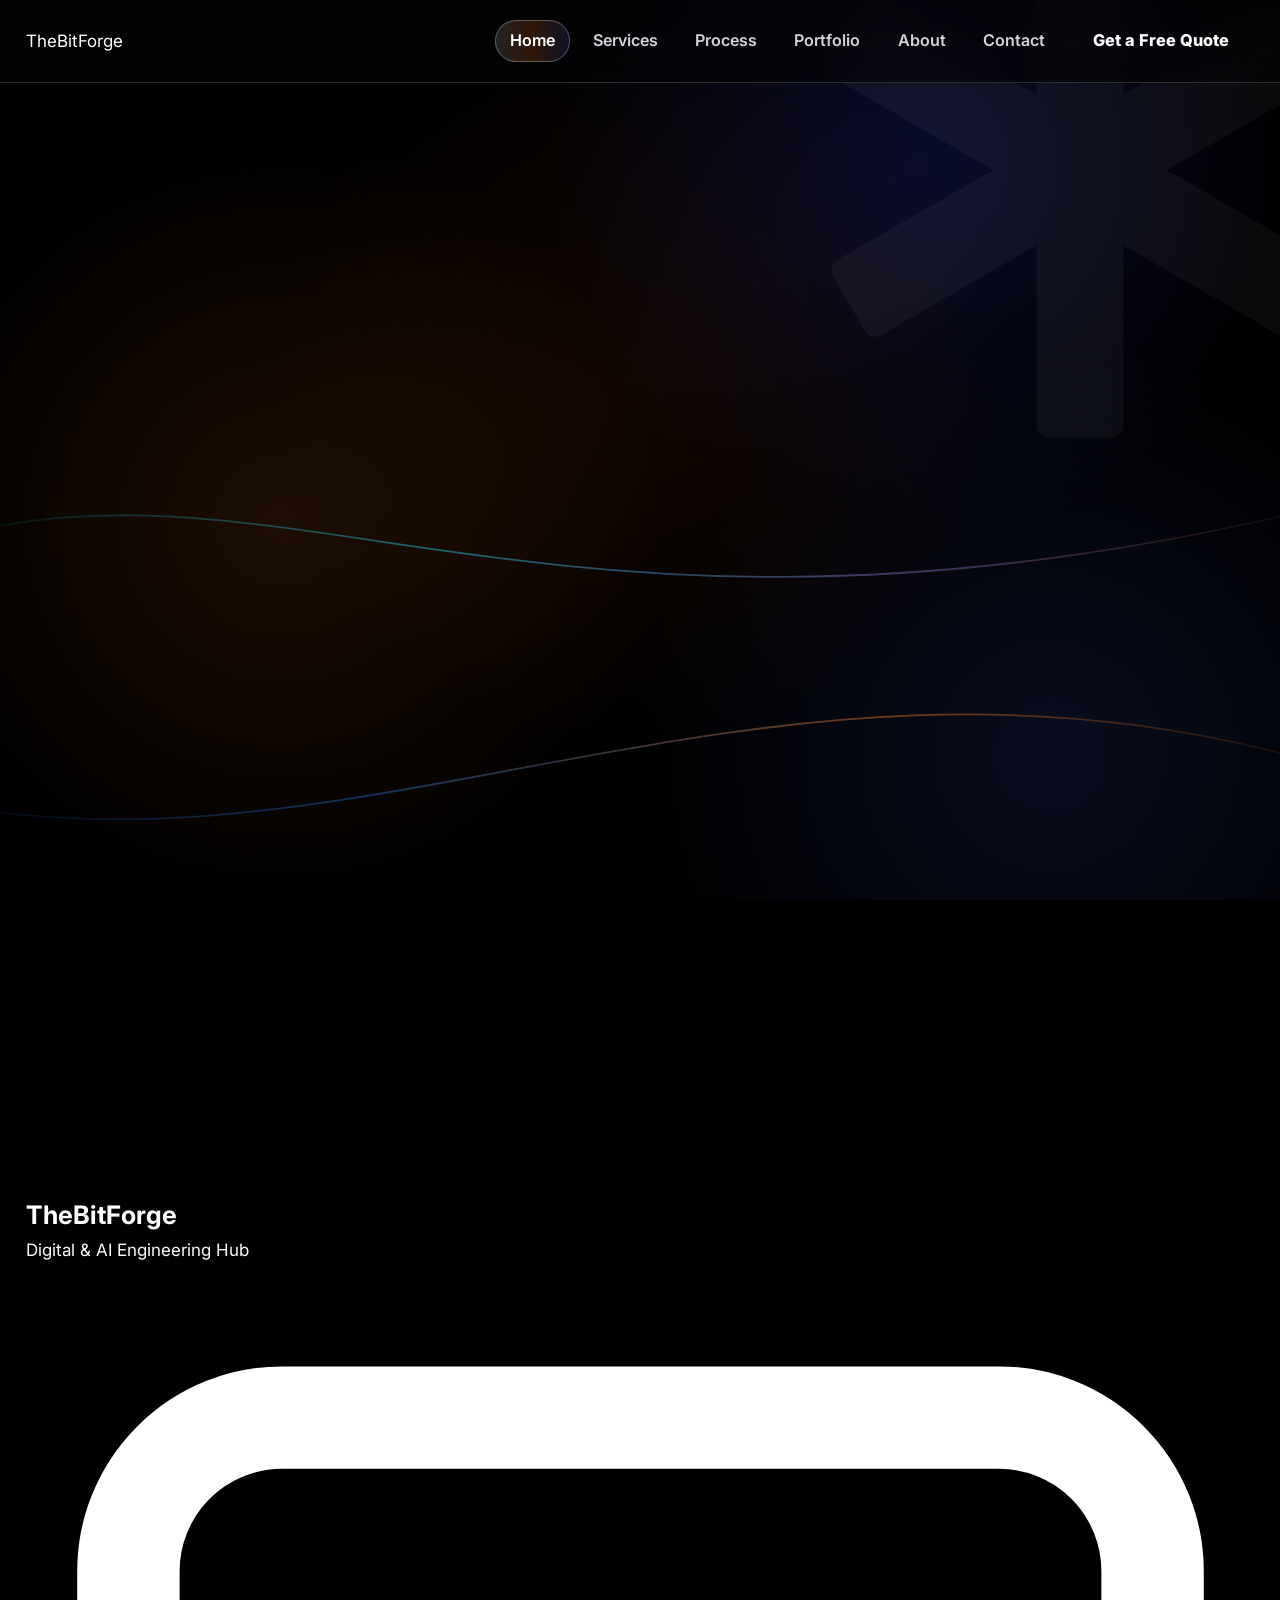
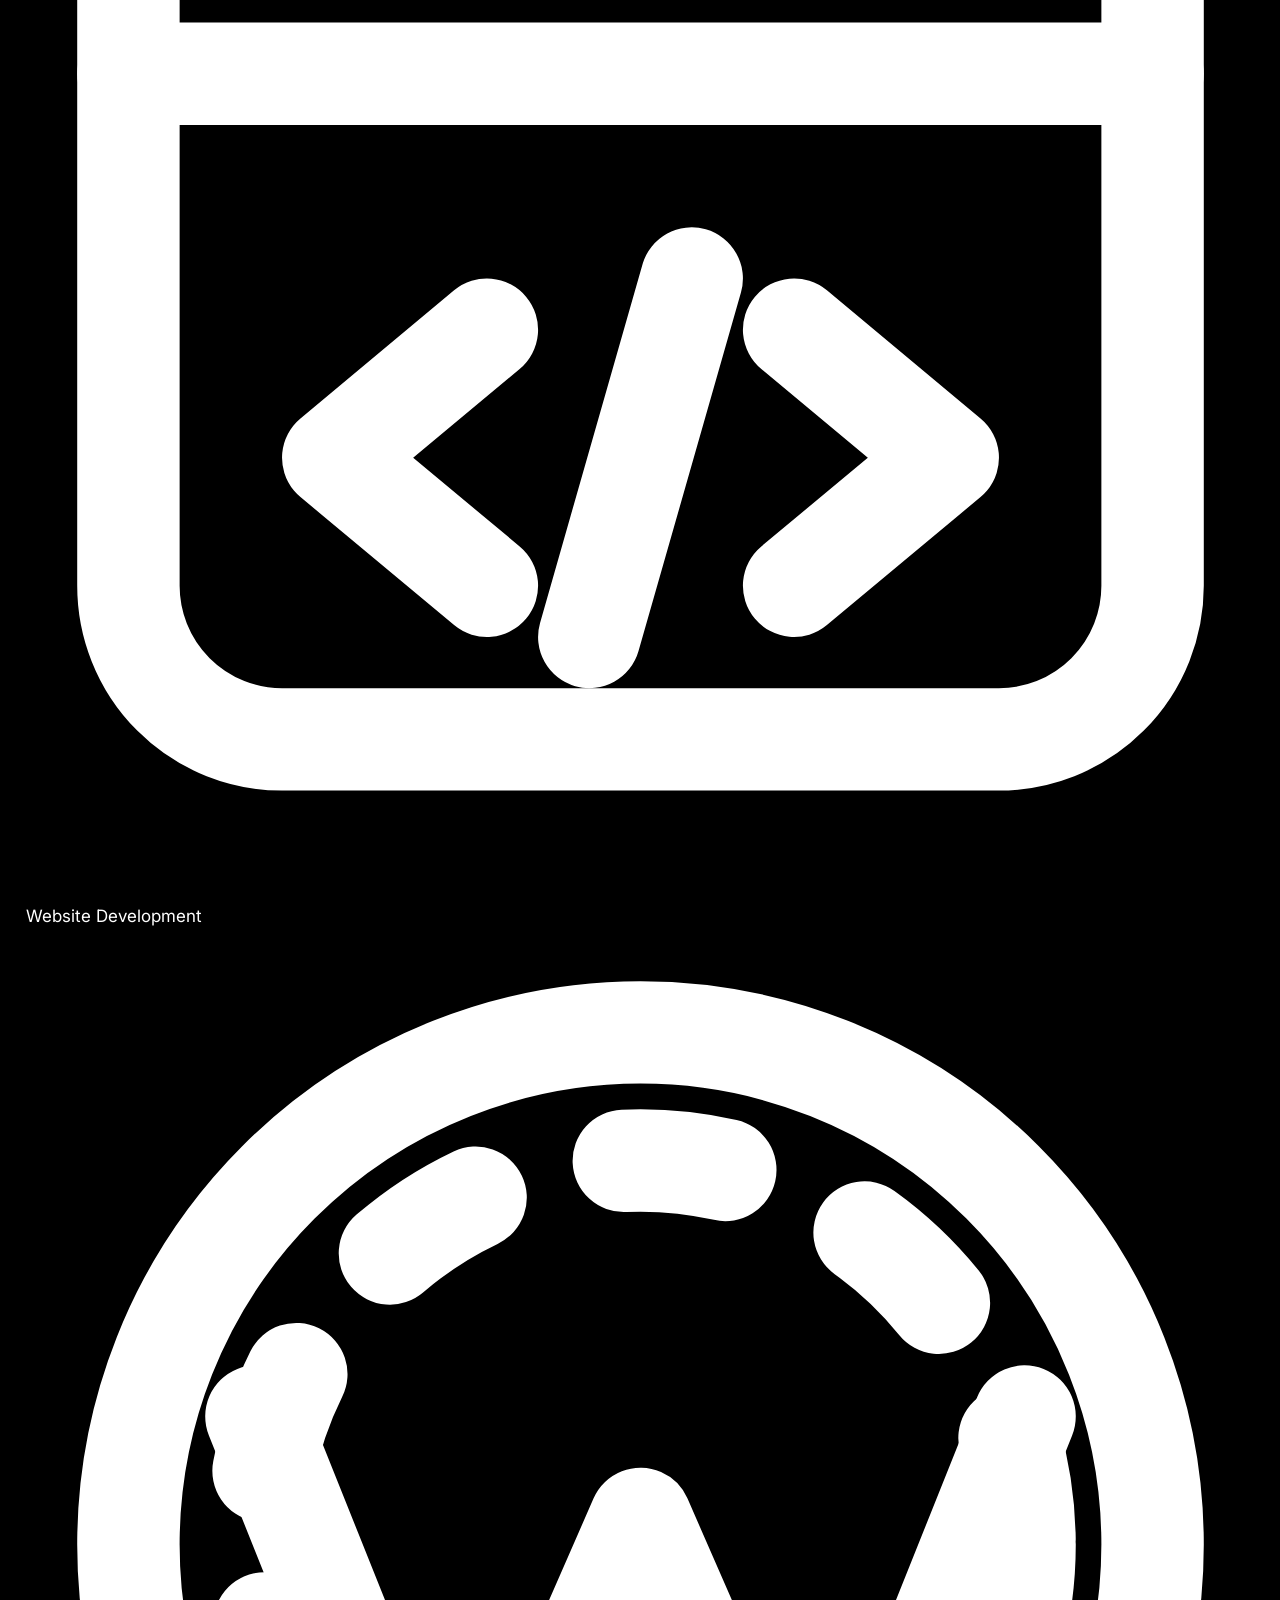
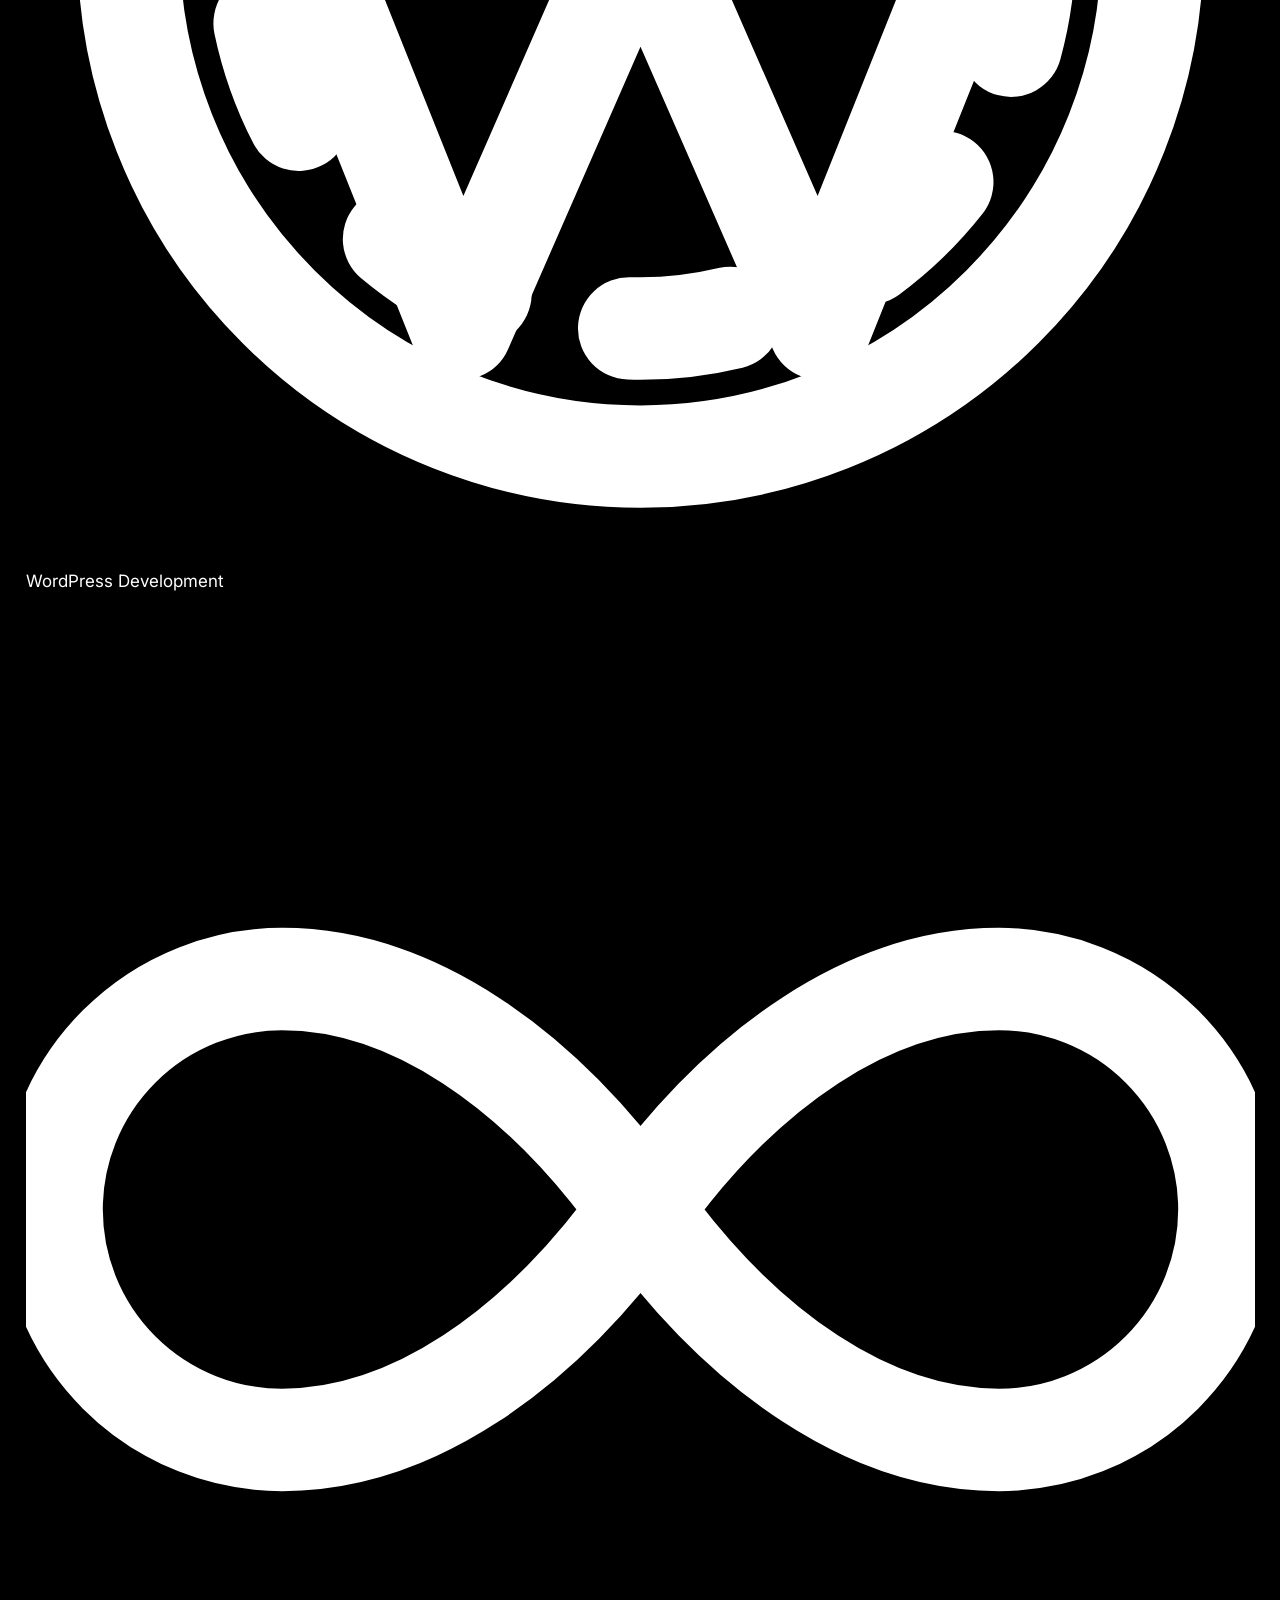
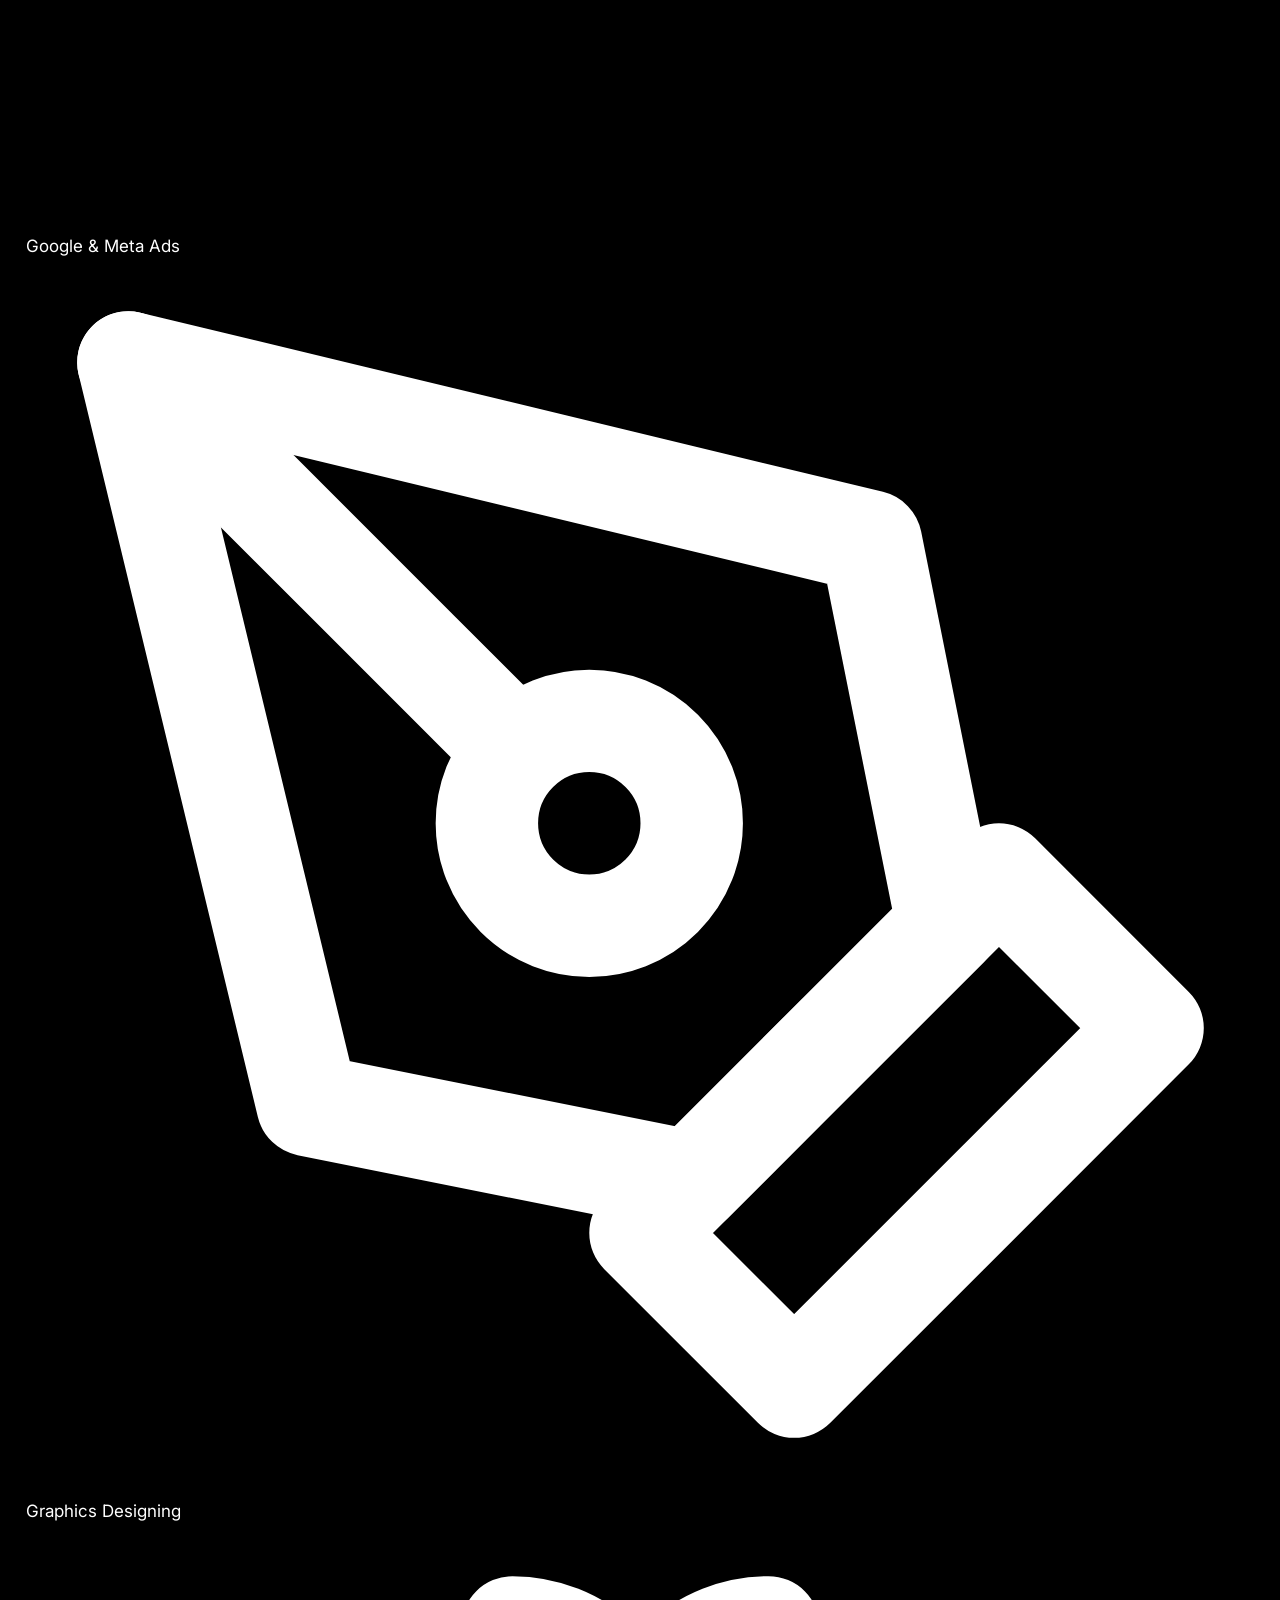
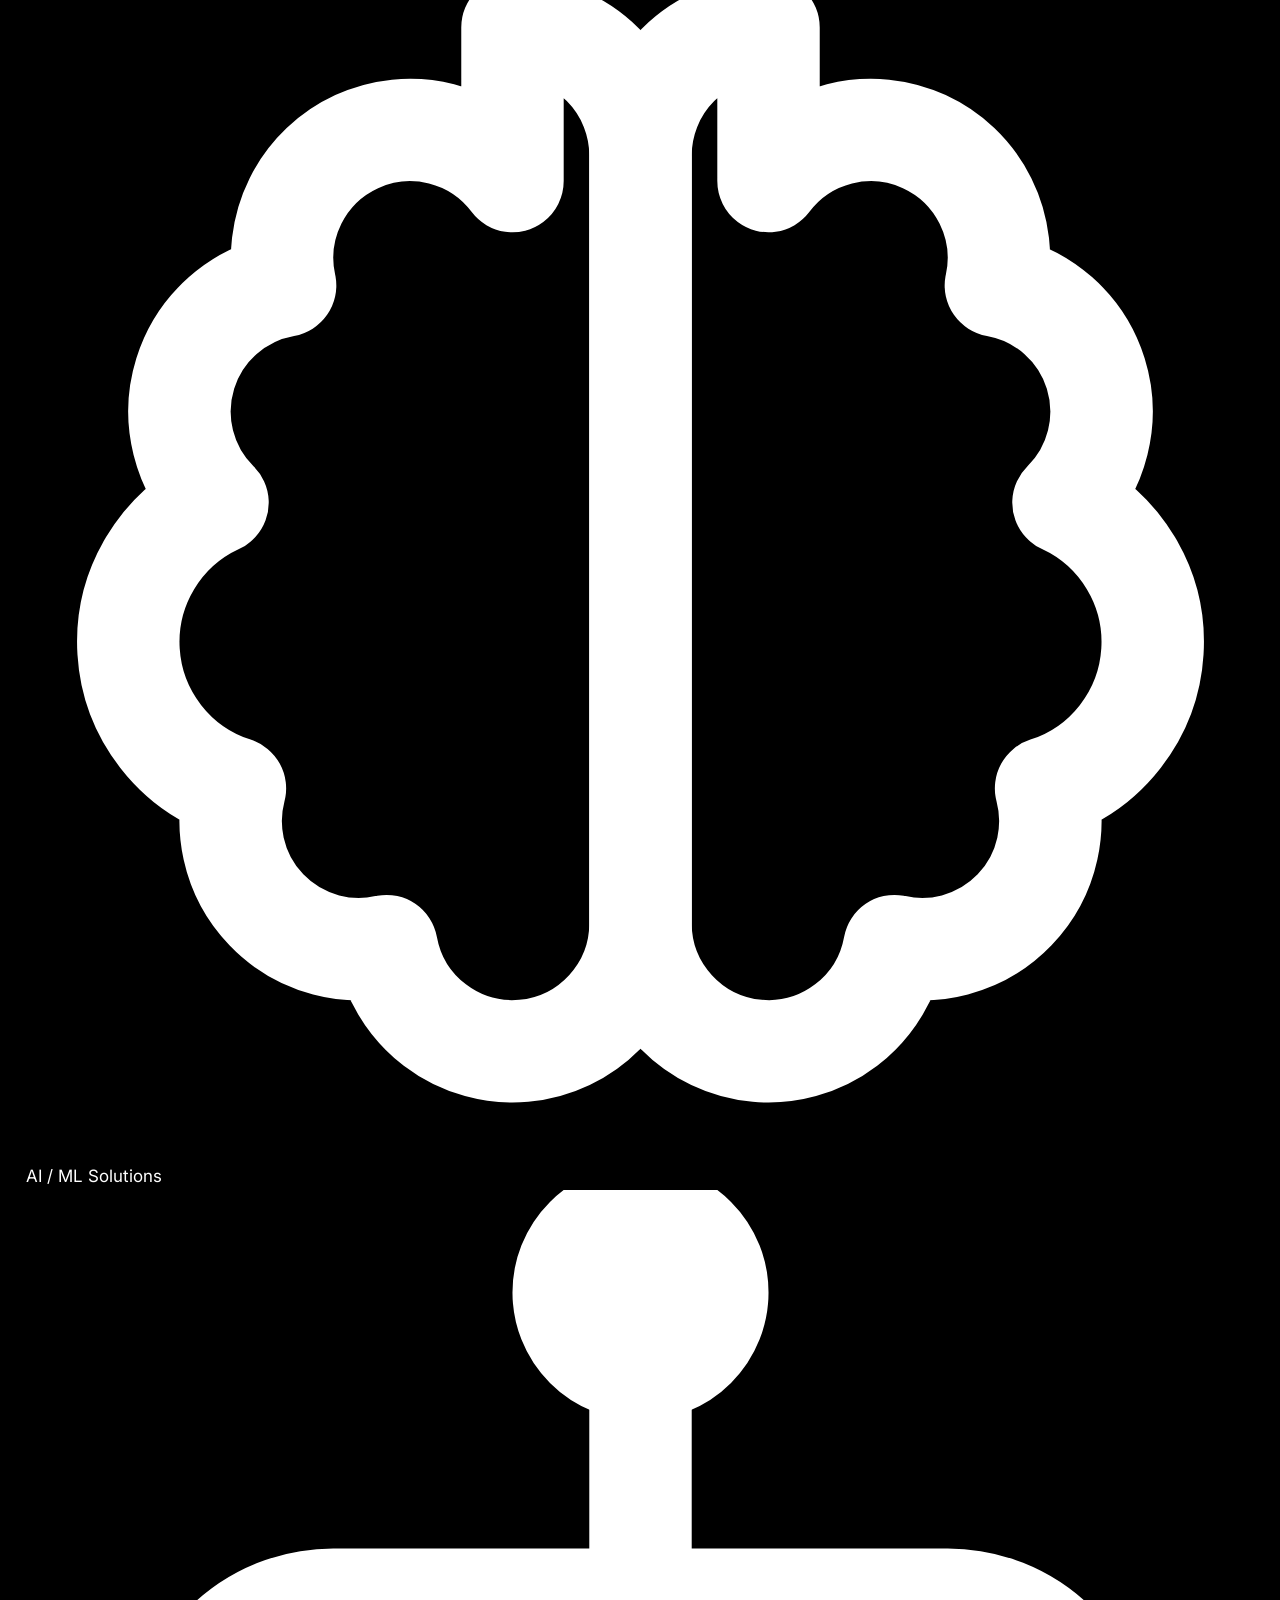
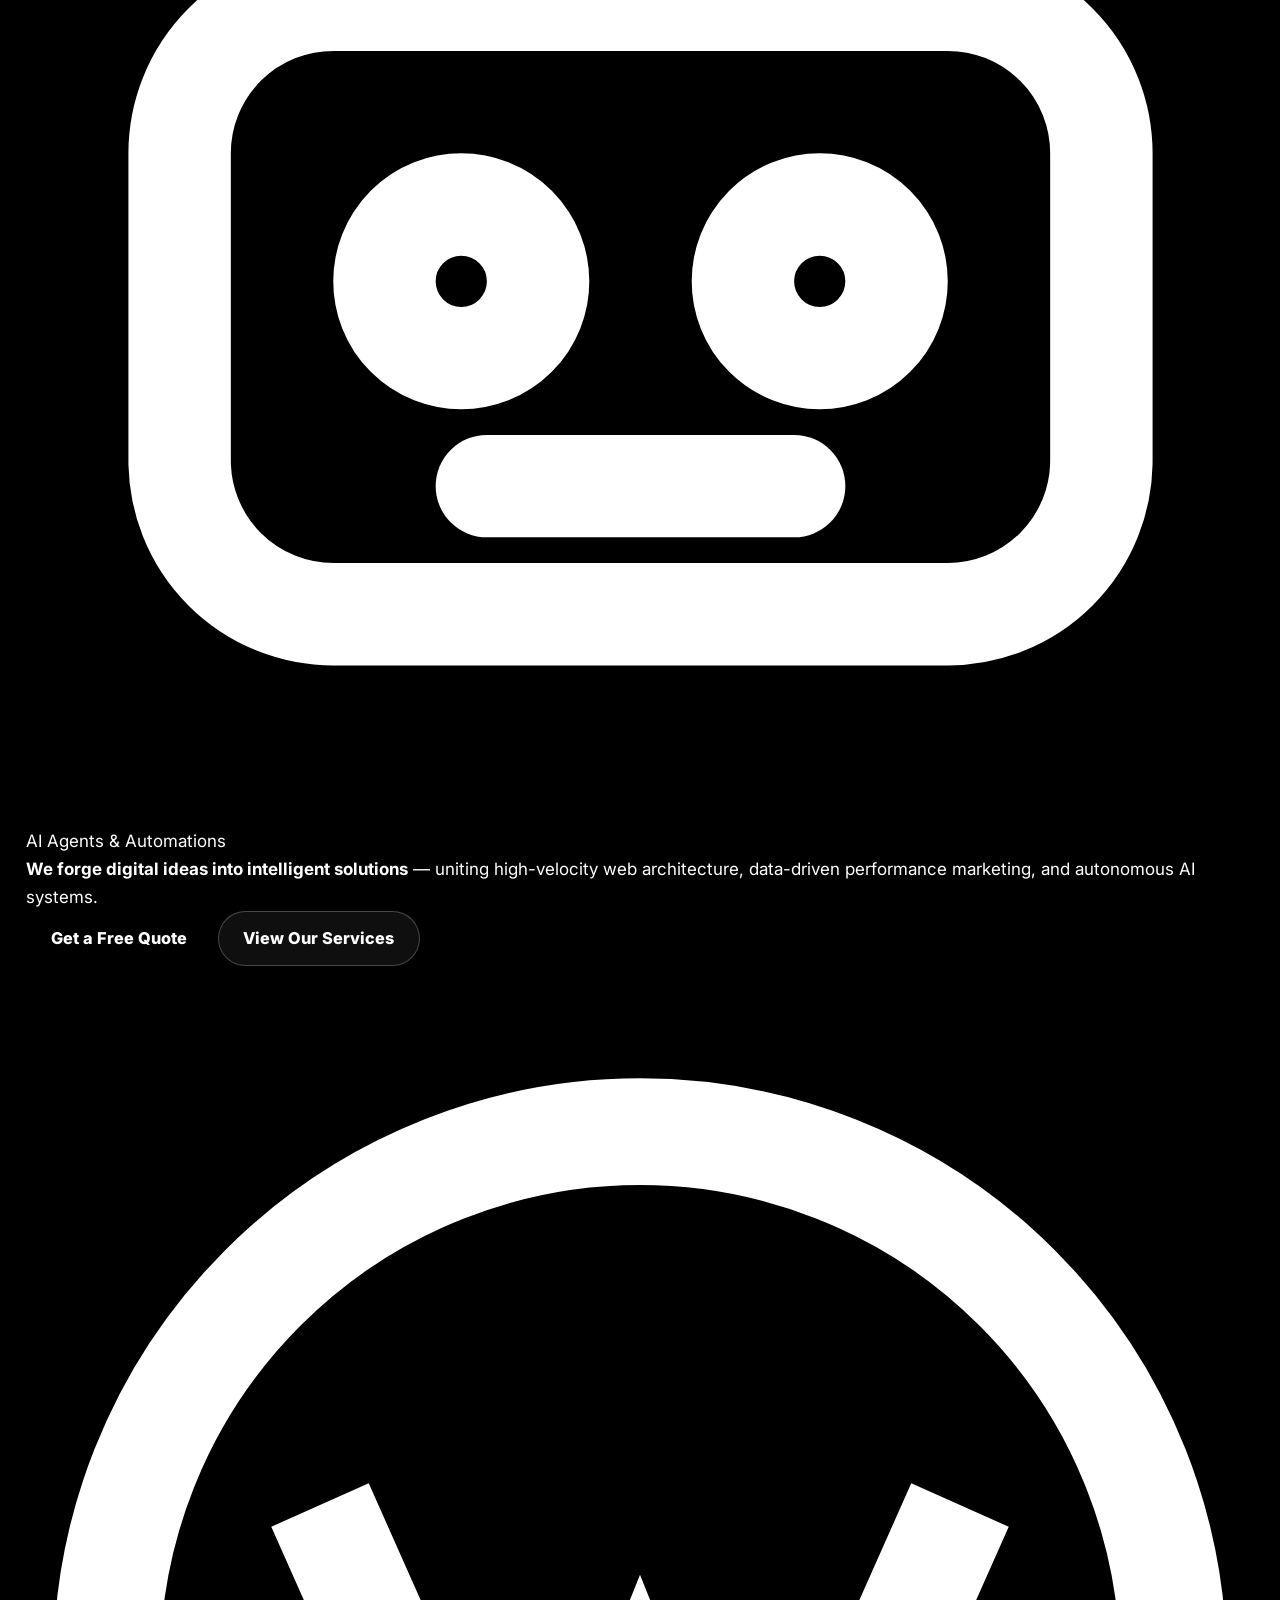
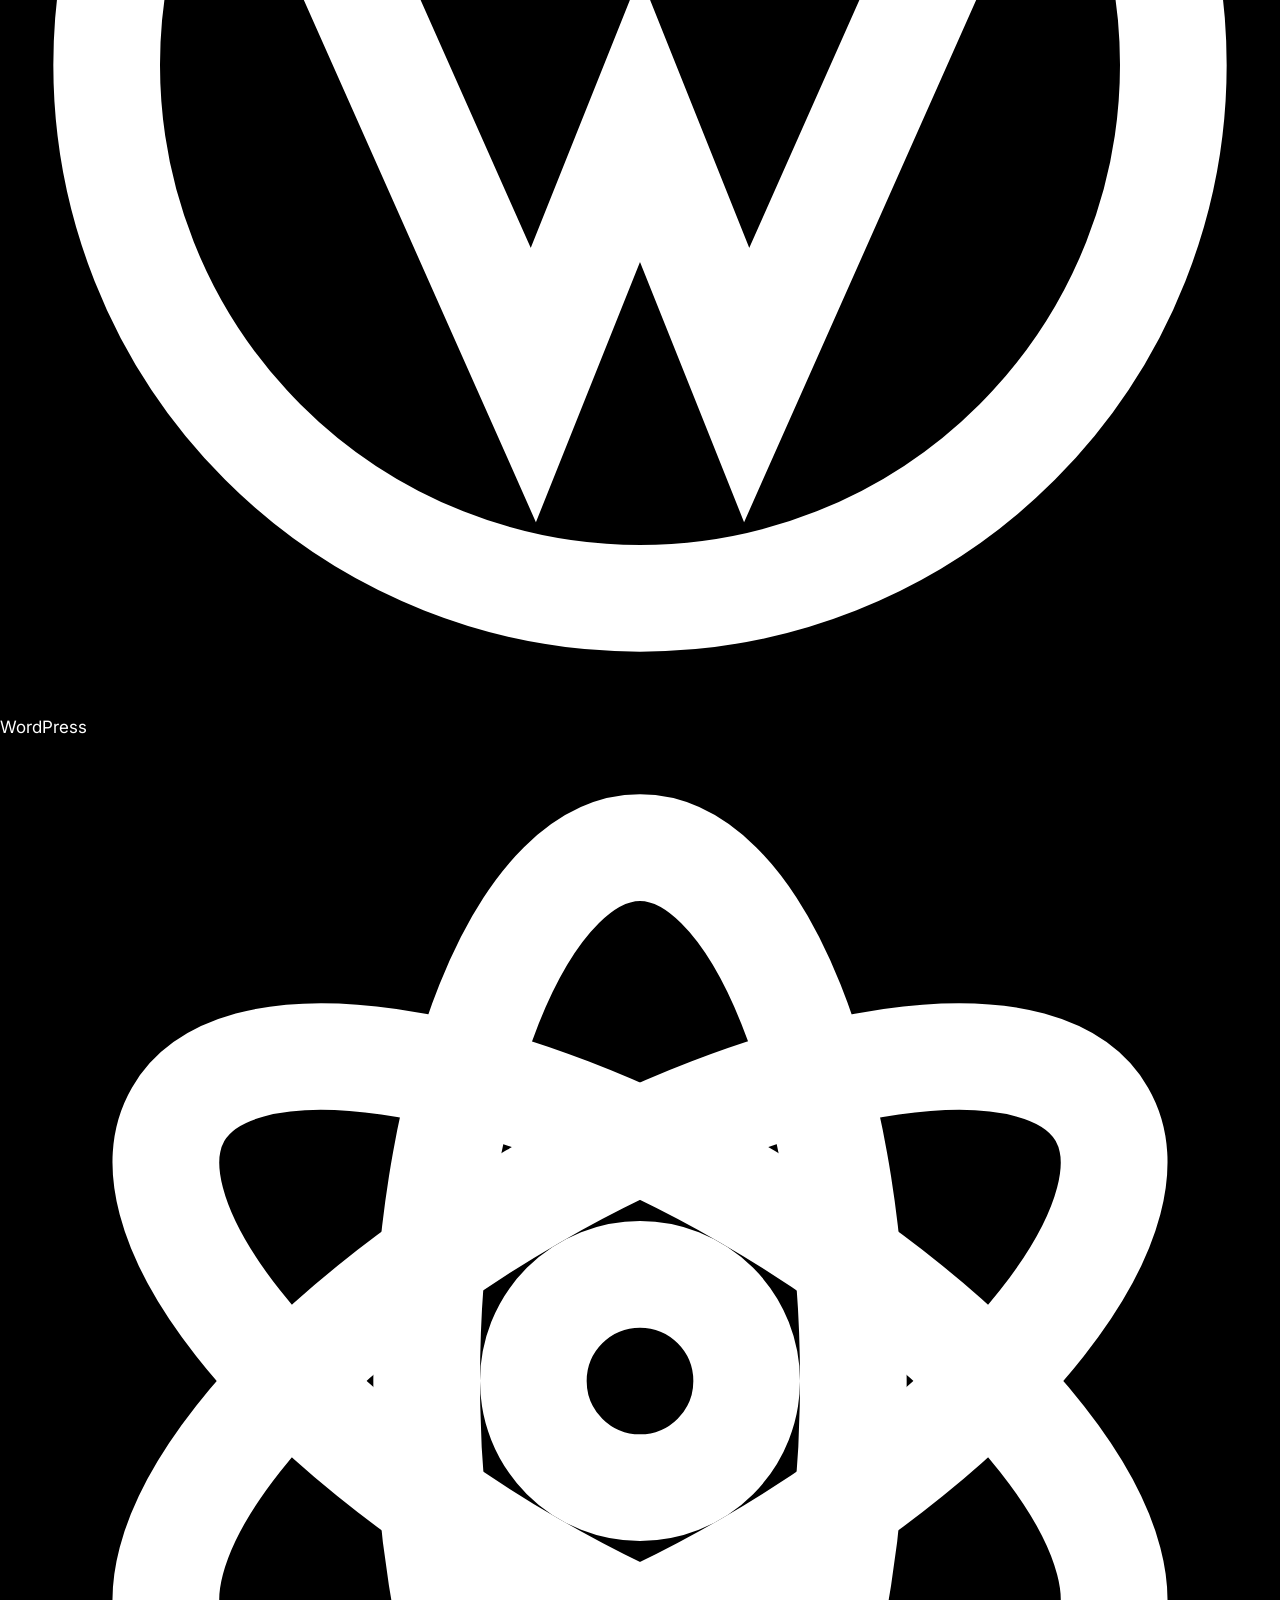
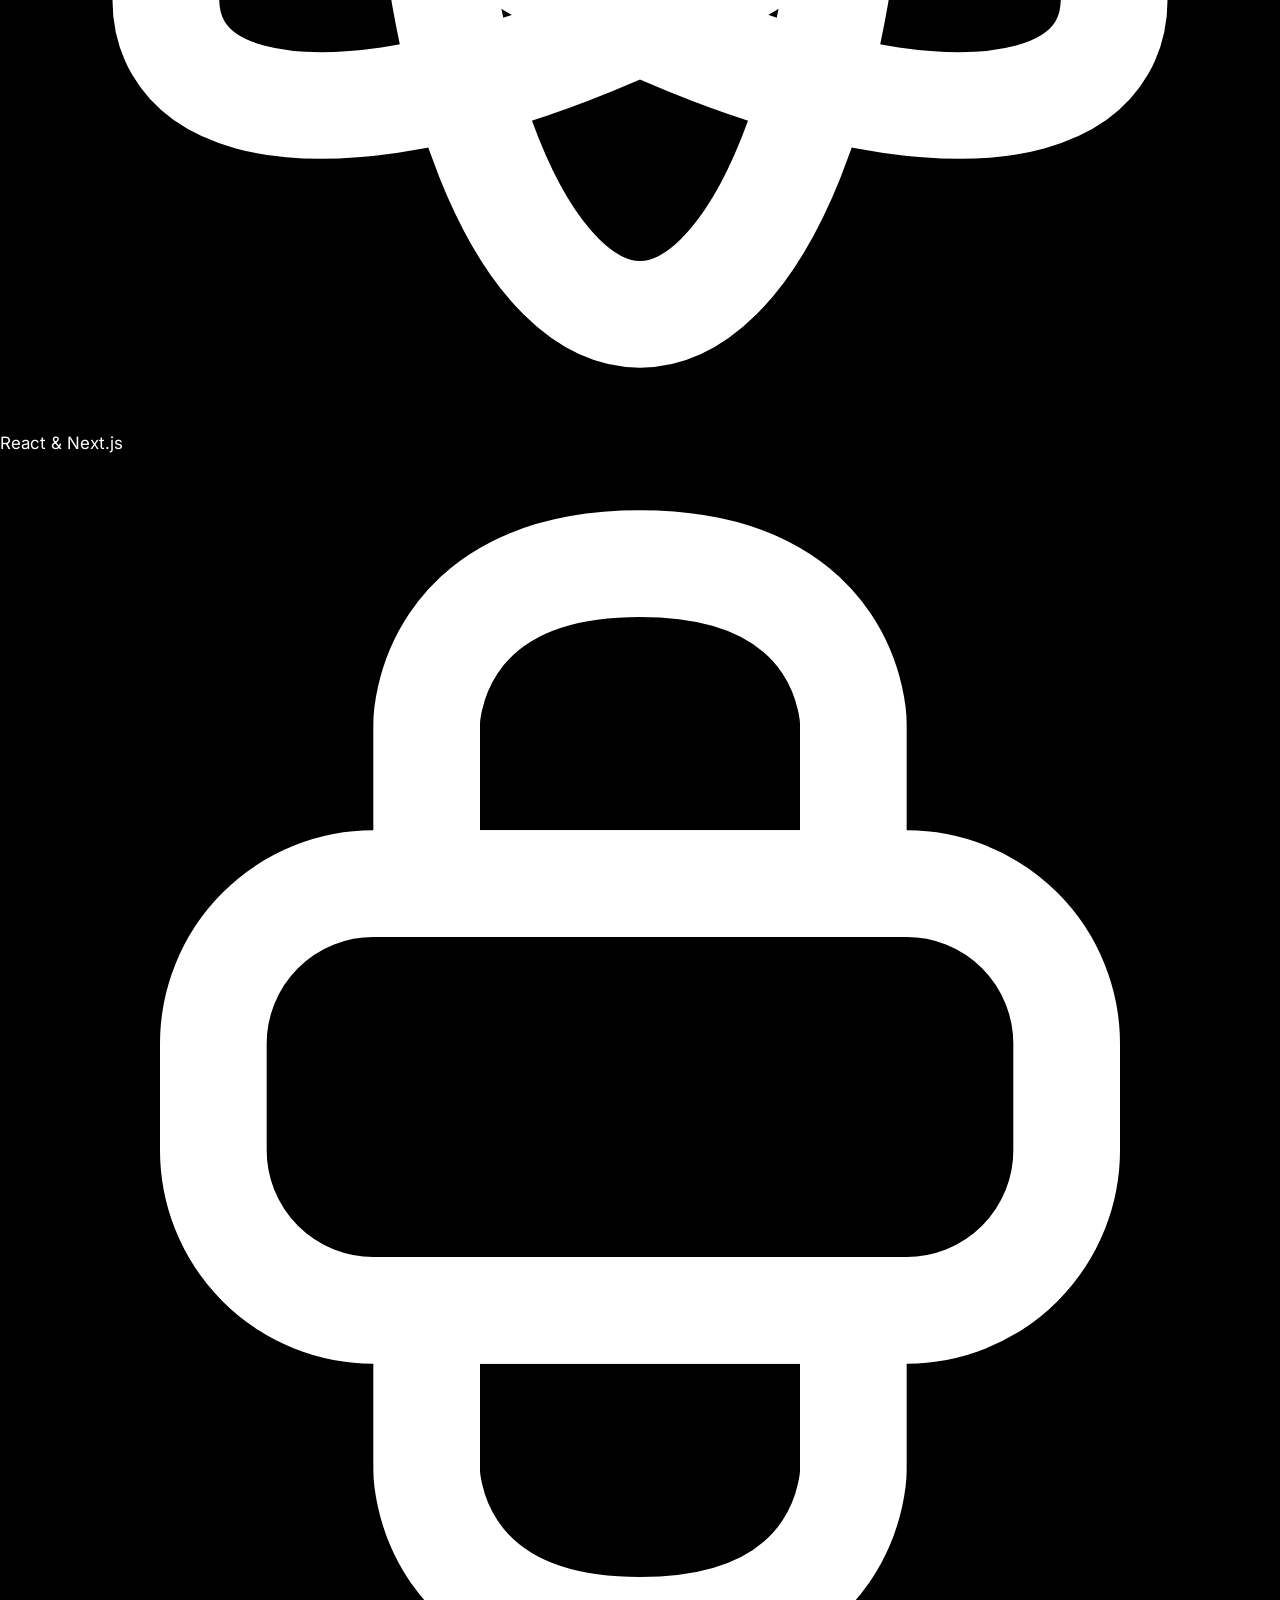
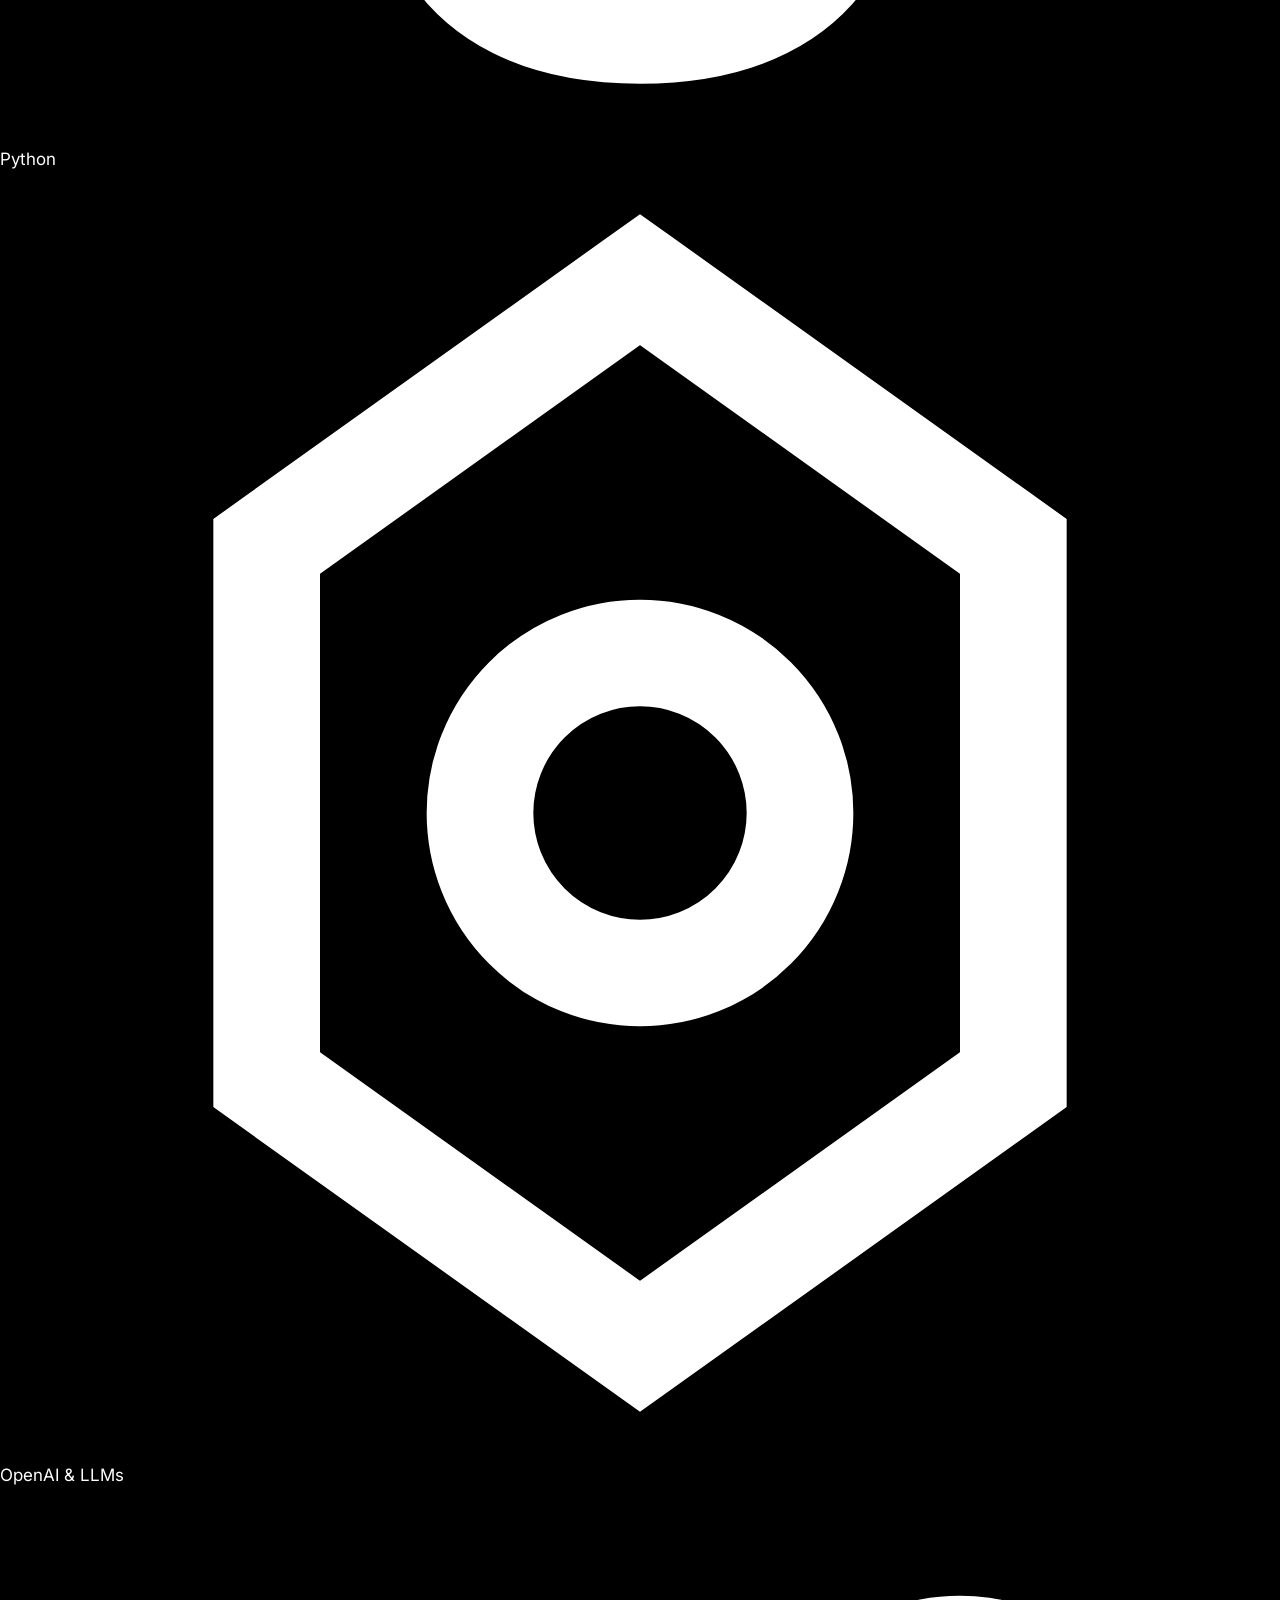
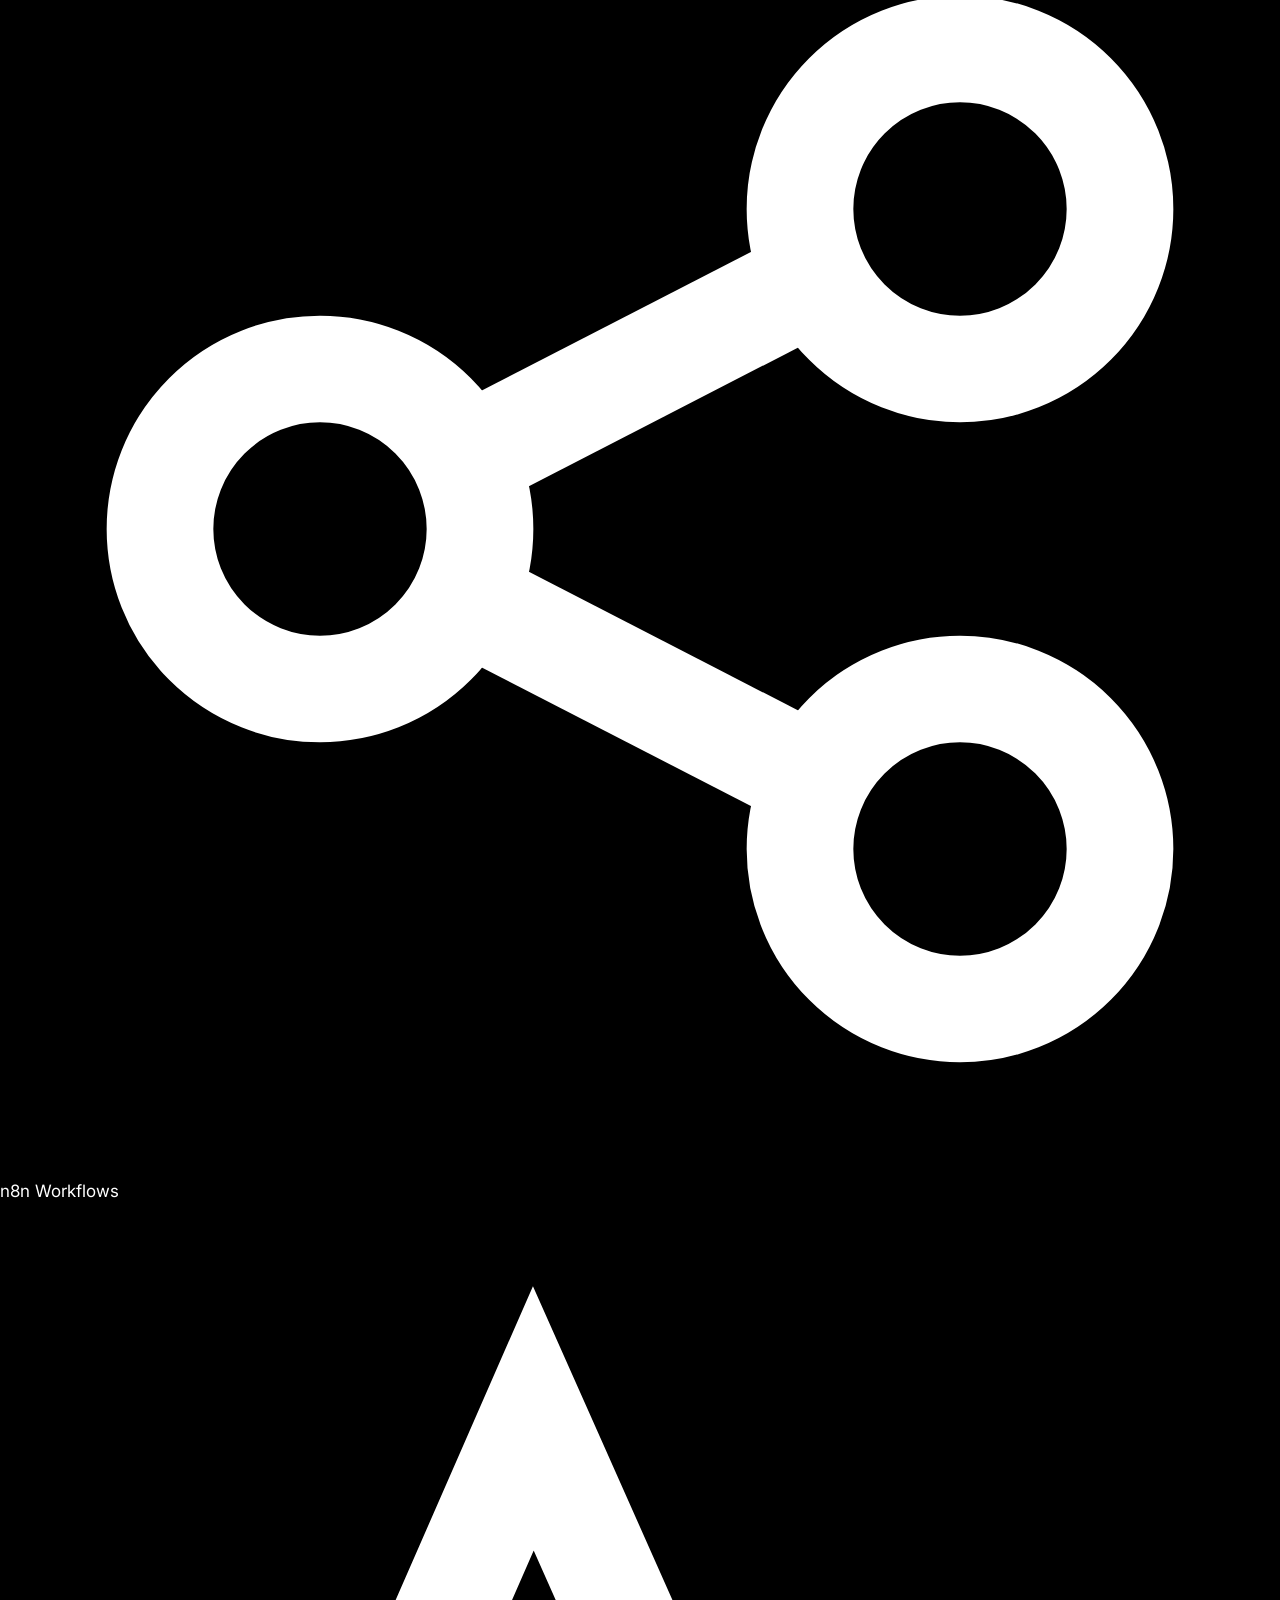
<file: agency.html>
<!DOCTYPE html>
<html lang="en">
<head>
  <meta charset="UTF-8">
  <meta name="viewport" content="width=device-width, initial-scale=1.0">
  <title>TheBitForge | Forging Digital Ideas into Intelligent Solutions</title>
  <meta name="description" content="TheBitForge is a futuristic tech agency specializing in Website Development, WordPress, Google & Meta Ads, Graphics Designing, AI/ML Solutions, and AI Agents & Automations.">
  <meta name="keywords" content="TheBitForge, Web Development, WordPress, Google Ads, Meta Ads, Graphics Design, AI ML Solutions, AI Agents, n8n Automations">
  <meta property="og:title" content="TheBitForge | Next-Gen Digital & AI Engineering Agency">
  <meta property="og:description" content="We forge digital ideas into intelligent solutions — Web, WordPress, Paid Ads, Design, AI/ML & Autonomous AI Agents.">
  <meta property="og:type" content="website">
  <link rel="icon" type="image/svg+xml" href="assets/favicon.svg">

  <!-- Google Fonts: Orbitron (Futuristic Headings) & Inter (Clean Body) -->
  <link rel="preconnect" href="https://fonts.googleapis.com">
  <link rel="preconnect" href="https://fonts.gstatic.com" crossorigin>
  <link href="https://fonts.googleapis.com/css2?family=Inter:wght@400;500;600;700&family=Orbitron:ital,wght@0,600;0,700;0,800;0,900;1,800;1,900&display=swap" rel="stylesheet">

  <!-- Main Stylesheet -->
  <link rel="stylesheet" href="css/style.css">
</head>
<body>

  <!-- Desktop Glowing Cursor Trail -->
  <div id="cursor-glow" class="cursor-glow" aria-hidden="true"></div>

  <!-- ========================================================================
       1. STICKY TRANSPARENT GLASS NAVBAR
       ======================================================================== -->
  <header id="navbar" class="navbar">
    <div class="container nav-inner">
      <a href="#home" class="nav-logo" aria-label="TheBitForge Home">
        <span class="brand-wordmark">TheBitForge</span>
      </a>

      <nav id="nav-links" class="nav-links" aria-label="Primary Navigation">
        <a href="#home" class="nav-link active">Home</a>
        <a href="#services" class="nav-link">Services</a>
        <a href="#process" class="nav-link">Process</a>
        <a href="#portfolio" class="nav-link">Portfolio</a>
        <a href="#about" class="nav-link">About</a>
        <a href="#contact" class="nav-link">Contact</a>
        <a href="#contact" class="btn btn-primary nav-cta">Get a Free Quote</a>
      </nav>

      <button id="hamburger" class="hamburger" aria-label="Toggle Menu" aria-expanded="false" aria-controls="nav-links">
        <span></span>
        <span></span>
        <span></span>
      </button>
    </div>
  </header>

  <main>
    <!-- ======================================================================
         2. HERO SECTION — HUB-AND-SPOKE NEON ARCHITECTURE
         ====================================================================== -->
    <section id="home" class="hero">
      <!-- Animated Particle & Binary Code Canvas -->
      <canvas id="hero-canvas" aria-hidden="true"></canvas>

      <!-- Dual Blue & Orange Ambient Glow Orbs -->
      <div class="hero-glow-left" aria-hidden="true"></div>
      <div class="hero-glow-right" aria-hidden="true"></div>

      <!-- Curved Neon Wave Lines Across Hero Background -->
      <svg class="hero-waves-svg" viewBox="0 0 1440 800" preserveAspectRatio="none" aria-hidden="true">
        <defs>
          <linearGradient id="waveCyan" x1="0%" y1="0%" x2="100%" y2="0%">
            <stop offset="0%" stop-color="rgba(34,211,238,0)" />
            <stop offset="35%" stop-color="rgba(34,211,238,0.45)" />
            <stop offset="70%" stop-color="rgba(167,139,250,0.35)" />
            <stop offset="100%" stop-color="rgba(255,122,24,0)" />
          </linearGradient>
          <linearGradient id="waveOrange" x1="0%" y1="0%" x2="100%" y2="0%">
            <stop offset="0%" stop-color="rgba(45,140,255,0)" />
            <stop offset="30%" stop-color="rgba(45,140,255,0.35)" />
            <stop offset="68%" stop-color="rgba(255,122,24,0.45)" />
            <stop offset="100%" stop-color="rgba(255,122,24,0)" />
          </linearGradient>
        </defs>
        <path d="M-100,260 C320,120 620,440 1540,200" fill="none" stroke="url(#waveCyan)" stroke-width="2" />
        <path d="M-100,540 C420,660 880,300 1540,520" fill="none" stroke="url(#waveOrange)" stroke-width="2" />
      </svg>

      <div class="container">
        <!-- Hub-and-Spoke Stage -->
        <div id="hub-stage" class="hub-stage">
          <!-- Dynamic SVG Spokes Connecting Center to 6 Service Nodes -->
          <svg id="hub-connectors-svg" class="hub-connectors-svg" aria-hidden="true"></svg>

          <!-- Center Logo Hub -->
          <div id="hub-center" class="hub-center">
            <h1 class="hub-title brand-wordmark">TheBitForge</h1>
            <span class="hub-subtitle-badge">Digital &amp; AI Engineering Hub</span>
          </div>

          <!-- Spoke 1: Website Development (Top Left) -->
          <div class="hub-node node-top-left" data-node-id="1" data-accent="blue" role="button" tabindex="0" aria-label="Website Development">
            <div class="hub-node-icon">
              <svg viewBox="0 0 24 24" fill="none" stroke="currentColor" stroke-width="2" stroke-linecap="round" stroke-linejoin="round">
                <rect x="2" y="3" width="20" height="18" rx="3" />
                <line x1="2" y1="8" x2="22" y2="8" />
                <polyline points="9 13 6 15.5 9 18" />
                <polyline points="15 13 18 15.5 15 18" />
                <line x1="13" y1="12" x2="11" y2="19" />
              </svg>
            </div>
            <span class="hub-node-label">Website Development</span>
          </div>

          <!-- Spoke 2: WordPress Development (Top Center) -->
          <div class="hub-node node-top-center" data-node-id="2" data-accent="blue" role="button" tabindex="0" aria-label="WordPress Development">
            <div class="hub-node-icon">
              <svg viewBox="0 0 24 24" fill="none" stroke="currentColor" stroke-width="2" stroke-linecap="round" stroke-linejoin="round">
                <circle cx="12" cy="12" r="10" />
                <path d="M4.5 9.5L8.5 19.5L12 11.5L15.5 19.5L19.5 9.5" />
                <circle cx="12" cy="12" r="7.5" stroke-dasharray="2 3" />
              </svg>
            </div>
            <span class="hub-node-label">WordPress Development</span>
          </div>

          <!-- Spoke 3: Google & Meta Ads (Top Right) -->
          <div class="hub-node node-top-right" data-node-id="3" data-accent="orange" role="button" tabindex="0" aria-label="Google and Meta Ads">
            <div class="hub-node-icon">
              <svg viewBox="0 0 24 24" fill="none" stroke="currentColor" stroke-width="2" stroke-linecap="round" stroke-linejoin="round">
                <path d="M12 12c-2-2.8-4.5-4.5-7-4.5a4.5 4.5 0 0 0 0 9c2.5 0 5-1.7 7-4.5z" />
                <path d="M12 12c2 2.8 4.5 4.5 7 4.5a4.5 4.5 0 0 0 0-9c-2.5 0-5 1.7-7 4.5z" />
              </svg>
            </div>
            <span class="hub-node-label">Google &amp; Meta Ads</span>
          </div>

          <!-- Spoke 4: Graphics Designing (Bottom Left) -->
          <div class="hub-node node-bottom-left" data-node-id="4" data-accent="blue" role="button" tabindex="0" aria-label="Graphics Designing">
            <div class="hub-node-icon">
              <svg viewBox="0 0 24 24" fill="none" stroke="currentColor" stroke-width="2" stroke-linecap="round" stroke-linejoin="round">
                <path d="M12 19l7-7 3 3-7 7-3-3z" />
                <path d="M18 13l-1.5-7.5L2 2l3.5 14.5L13 18l5-5z" />
                <path d="M2 2l7.5 7.5" />
                <circle cx="11" cy="11" r="2" />
              </svg>
            </div>
            <span class="hub-node-label">Graphics Designing</span>
          </div>

          <!-- Spoke 5: AI / ML Solutions (Bottom Center) -->
          <div class="hub-node node-bottom-center" data-node-id="5" data-accent="orange" role="button" tabindex="0" aria-label="AI and ML Solutions">
            <div class="hub-node-icon">
              <svg viewBox="0 0 24 24" fill="none" stroke="currentColor" stroke-width="2" stroke-linecap="round" stroke-linejoin="round">
                <path d="M9.5 2A2.5 2.5 0 0 1 12 4.5v15a2.5 2.5 0 0 1-4.96.44 2.5 2.5 0 0 1-2.96-3.08 3 3 0 0 1-.34-5.58 2.5 2.5 0 0 1 1.32-4.24 2.5 2.5 0 0 1 4.44-2.04z" />
                <path d="M14.5 2A2.5 2.5 0 0 0 12 4.5v15a2.5 2.5 0 0 0 4.96.44 2.5 2.5 0 0 0 2.96-3.08 3 3 0 0 0 .34-5.58 2.5 2.5 0 0 0-1.32-4.24 2.5 2.5 0 0 0-4.44-2.04z" />
              </svg>
            </div>
            <span class="hub-node-label">AI / ML Solutions</span>
          </div>

          <!-- Spoke 6: AI Agents & Automations (Bottom Right) -->
          <div class="hub-node node-bottom-right" data-node-id="6" data-accent="orange" role="button" tabindex="0" aria-label="AI Agents and Automations">
            <div class="hub-node-icon">
              <svg viewBox="0 0 24 24" fill="none" stroke="currentColor" stroke-width="2" stroke-linecap="round" stroke-linejoin="round">
                <rect x="3" y="8" width="18" height="12" rx="3" />
                <path d="M12 2v6" />
                <circle cx="12" cy="2" r="1.5" />
                <circle cx="8.5" cy="13.5" r="1.5" />
                <circle cx="15.5" cy="13.5" r="1.5" />
                <line x1="9" y1="17.5" x2="15" y2="17.5" />
              </svg>
            </div>
            <span class="hub-node-label">AI Agents &amp; Automations</span>
          </div>
        </div>

        <!-- Hero Tagline & CTA Buttons -->
        <div class="hero-bottom">
          <p class="hero-tagline">
            <strong>We forge digital ideas into intelligent solutions</strong> — uniting high-velocity web architecture, data-driven performance marketing, and autonomous AI systems.
          </p>
          <div class="hero-ctas">
            <a href="#contact" class="btn btn-primary">Get a Free Quote</a>
            <a href="#services" class="btn btn-outline">View Our Services</a>
          </div>
        </div>
      </div>
    </section>

    <!-- ======================================================================
         3. TECH STACK SCROLLING MARQUEE STRIP
         ====================================================================== -->
    <div class="tech-marquee-section" aria-label="Technologies we use">
      <div class="marquee-track">
        <!-- Set 1 -->
        <div class="tech-pill">
          <svg viewBox="0 0 24 24" fill="none" stroke="currentColor" stroke-width="2"><circle cx="12" cy="12" r="10"/><path d="M6 9l4 9 2-5 2 5 4-9"/></svg>
          <span>WordPress</span>
        </div>
        <div class="tech-pill">
          <svg viewBox="0 0 24 24" fill="none" stroke="currentColor" stroke-width="2"><ellipse cx="12" cy="12" rx="10" ry="4" transform="rotate(30 12 12)"/><ellipse cx="12" cy="12" rx="10" ry="4" transform="rotate(90 12 12)"/><ellipse cx="12" cy="12" rx="10" ry="4" transform="rotate(150 12 12)"/><circle cx="12" cy="12" r="2"/></svg>
          <span>React &amp; Next.js</span>
        </div>
        <div class="tech-pill">
          <svg viewBox="0 0 24 24" fill="none" stroke="currentColor" stroke-width="2"><path d="M12 2c-4 0-4 3-4 3v3h8V5s0-3-4-3z"/><path d="M12 22c4 0 4-3 4-3v-3H8v3s0 3 4 3z"/><rect x="4" y="8" width="16" height="8" rx="3"/></svg>
          <span>Python</span>
        </div>
        <div class="tech-pill">
          <svg viewBox="0 0 24 24" fill="none" stroke="currentColor" stroke-width="2"><polygon points="12 2 19 7 19 17 12 22 5 17 5 7 12 2"/><circle cx="12" cy="12" r="3"/></svg>
          <span>OpenAI &amp; LLMs</span>
        </div>
        <div class="tech-pill">
          <svg viewBox="0 0 24 24" fill="none" stroke="currentColor" stroke-width="2"><circle cx="6" cy="12" r="3"/><circle cx="18" cy="6" r="3"/><circle cx="18" cy="18" r="3"/><line x1="8.7" y1="10.7" x2="15.3" y2="7.3"/><line x1="8.7" y1="13.3" x2="15.3" y2="16.7"/></svg>
          <span>n8n Workflows</span>
        </div>
        <div class="tech-pill">
          <svg viewBox="0 0 24 24" fill="none" stroke="currentColor" stroke-width="2"><path d="M3 20l7-16 4 9 7 7H3z"/></svg>
          <span>Google Ads</span>
        </div>
        <div class="tech-pill">
          <svg viewBox="0 0 24 24" fill="none" stroke="currentColor" stroke-width="2"><path d="M12 12c-2-2.8-4.5-4.5-7-4.5a4.5 4.5 0 0 0 0 9c2.5 0 5-1.7 7-4.5z"/><path d="M12 12c2 2.8 4.5 4.5 7 4.5a4.5 4.5 0 0 0 0-9c-2.5 0-5 1.7-7 4.5z"/></svg>
          <span>Meta Ads</span>
        </div>
        <div class="tech-pill">
          <svg viewBox="0 0 24 24" fill="none" stroke="currentColor" stroke-width="2"><rect x="6" y="2" width="6" height="6" rx="3"/><rect x="12" y="2" width="6" height="6" rx="3"/><rect x="6" y="8" width="6" height="6" rx="3"/><circle cx="15" cy="11" r="3"/><path d="M6 17a3 3 0 1 1 6 0v-3H6v3z"/></svg>
          <span>Figma</span>
        </div>

        <!-- Set 2 (Duplicate for seamless infinite loop) -->
        <div class="tech-pill" aria-hidden="true">
          <svg viewBox="0 0 24 24" fill="none" stroke="currentColor" stroke-width="2"><circle cx="12" cy="12" r="10"/><path d="M6 9l4 9 2-5 2 5 4-9"/></svg>
          <span>WordPress</span>
        </div>
        <div class="tech-pill" aria-hidden="true">
          <svg viewBox="0 0 24 24" fill="none" stroke="currentColor" stroke-width="2"><ellipse cx="12" cy="12" rx="10" ry="4" transform="rotate(30 12 12)"/><ellipse cx="12" cy="12" rx="10" ry="4" transform="rotate(90 12 12)"/><ellipse cx="12" cy="12" rx="10" ry="4" transform="rotate(150 12 12)"/><circle cx="12" cy="12" r="2"/></svg>
          <span>React &amp; Next.js</span>
        </div>
        <div class="tech-pill" aria-hidden="true">
          <svg viewBox="0 0 24 24" fill="none" stroke="currentColor" stroke-width="2"><path d="M12 2c-4 0-4 3-4 3v3h8V5s0-3-4-3z"/><path d="M12 22c4 0 4-3 4-3v-3H8v3s0 3 4 3z"/><rect x="4" y="8" width="16" height="8" rx="3"/></svg>
          <span>Python</span>
        </div>
        <div class="tech-pill" aria-hidden="true">
          <svg viewBox="0 0 24 24" fill="none" stroke="currentColor" stroke-width="2"><polygon points="12 2 19 7 19 17 12 22 5 17 5 7 12 2"/><circle cx="12" cy="12" r="3"/></svg>
          <span>OpenAI &amp; LLMs</span>
        </div>
        <div class="tech-pill" aria-hidden="true">
          <svg viewBox="0 0 24 24" fill="none" stroke="currentColor" stroke-width="2"><circle cx="6" cy="12" r="3"/><circle cx="18" cy="6" r="3"/><circle cx="18" cy="18" r="3"/><line x1="8.7" y1="10.7" x2="15.3" y2="7.3"/><line x1="8.7" y1="13.3" x2="15.3" y2="16.7"/></svg>
          <span>n8n Workflows</span>
        </div>
        <div class="tech-pill" aria-hidden="true">
          <svg viewBox="0 0 24 24" fill="none" stroke="currentColor" stroke-width="2"><path d="M3 20l7-16 4 9 7 7H3z"/></svg>
          <span>Google Ads</span>
        </div>
        <div class="tech-pill" aria-hidden="true">
          <svg viewBox="0 0 24 24" fill="none" stroke="currentColor" stroke-width="2"><path d="M12 12c-2-2.8-4.5-4.5-7-4.5a4.5 4.5 0 0 0 0 9c2.5 0 5-1.7 7-4.5z"/><path d="M12 12c2 2.8 4.5 4.5 7 4.5a4.5 4.5 0 0 0 0-9c-2.5 0-5 1.7-7 4.5z"/></svg>
          <span>Meta Ads</span>
        </div>
        <div class="tech-pill" aria-hidden="true">
          <svg viewBox="0 0 24 24" fill="none" stroke="currentColor" stroke-width="2"><rect x="6" y="2" width="6" height="6" rx="3"/><rect x="12" y="2" width="6" height="6" rx="3"/><rect x="6" y="8" width="6" height="6" rx="3"/><circle cx="15" cy="11" r="3"/><path d="M6 17a3 3 0 1 1 6 0v-3H6v3z"/></svg>
          <span>Figma</span>
        </div>
      </div>
    </div>

    <!-- ======================================================================
         4. SERVICES SECTION (6 Detailed Glassmorphism Cards)
         ====================================================================== -->
    <section id="services" class="reveal">
      <div class="container">
        <div class="section-header">
          <span class="section-eyebrow">What We Forge</span>
          <h2 class="section-title">Full-Spectrum Digital &amp; AI Capabilities</h2>
          <p class="section-subtitle">Six specialized engineering pillars connected around a single mission: accelerating your growth with precision technology.</p>
        </div>

        <div class="services-grid">
          <!-- Service 1 -->
          <article class="glass-card">
            <div class="service-icon-box">
              <svg viewBox="0 0 24 24" fill="none" stroke="currentColor" stroke-width="2"><rect x="2" y="3" width="20" height="18" rx="3"/><line x1="2" y1="8" x2="22" y2="8"/><polyline points="9 13 6 15.5 9 18"/><polyline points="15 13 18 15.5 15 18"/></svg>
            </div>
            <h3 class="service-title">Website Development</h3>
            <p class="service-desc">Blazing-fast, custom web applications and marketing sites engineered for maximum conversion and scalability.</p>
            <ul class="service-bullets">
              <li>React, Next.js &amp; modern full-stack architecture</li>
              <li>Sub-second page loads &amp; 99+ Core Web Vitals</li>
              <li>API-first backends &amp; enterprise cloud security</li>
            </ul>
            <a href="#contact" class="service-link">Learn more <span>→</span></a>
          </article>

          <!-- Service 2 -->
          <article class="glass-card">
            <div class="service-icon-box">
              <svg viewBox="0 0 24 24" fill="none" stroke="currentColor" stroke-width="2"><circle cx="12" cy="12" r="10"/><path d="M4.5 9.5L8.5 19.5L12 11.5L15.5 19.5L19.5 9.5"/></svg>
            </div>
            <h3 class="service-title">WordPress Development</h3>
            <p class="service-desc">Bespoke WordPress &amp; WooCommerce ecosystems built without bloated themes for effortless publishing and speed.</p>
            <ul class="service-bullets">
              <li>Custom Gutenberg blocks &amp; headless WordPress</li>
              <li>High-converting WooCommerce stores &amp; checkout</li>
              <li>Technical SEO, hardening &amp; speed optimization</li>
            </ul>
            <a href="#contact" class="service-link">Learn more <span>→</span></a>
          </article>

          <!-- Service 3 -->
          <article class="glass-card">
            <div class="service-icon-box">
              <svg viewBox="0 0 24 24" fill="none" stroke="currentColor" stroke-width="2"><path d="M12 12c-2-2.8-4.5-4.5-7-4.5a4.5 4.5 0 0 0 0 9c2.5 0 5-1.7 7-4.5z"/><path d="M12 12c2 2.8 4.5 4.5 7 4.5a4.5 4.5 0 0 0 0-9c-2.5 0-5 1.7-7 4.5z"/></svg>
            </div>
            <h3 class="service-title">Google &amp; Meta Ads</h3>
            <p class="service-desc">Algorithmic paid acquisition campaigns that turn ad spend into predictable, measurable revenue growth.</p>
            <ul class="service-bullets">
              <li>Full-funnel Google Search, PMax &amp; YouTube Ads</li>
              <li>High-ROAS Meta (Facebook &amp; Instagram) retargeting</li>
              <li>Server-side CAPI tracking &amp; live ROAS dashboards</li>
            </ul>
            <a href="#contact" class="service-link">Learn more <span>→</span></a>
          </article>

          <!-- Service 4 -->
          <article class="glass-card">
            <div class="service-icon-box">
              <svg viewBox="0 0 24 24" fill="none" stroke="currentColor" stroke-width="2"><path d="M12 19l7-7 3 3-7 7-3-3z"/><path d="M18 13l-1.5-7.5L2 2l3.5 14.5L13 18l5-5z"/><circle cx="11" cy="11" r="2"/></svg>
            </div>
            <h3 class="service-title">Graphics Designing</h3>
            <p class="service-desc">Futuristic brand identities, UI/UX design systems, and scroll-stopping ad creatives that command attention.</p>
            <ul class="service-bullets">
              <li>Complete brand identity, logos &amp; style guides</li>
              <li>Interactive Figma UI/UX prototypes &amp; design systems</li>
              <li>High-CTR social media &amp; ad motion graphics</li>
            </ul>
            <a href="#contact" class="service-link">Learn more <span>→</span></a>
          </article>

          <!-- Service 5 -->
          <article class="glass-card">
            <div class="service-icon-box">
              <svg viewBox="0 0 24 24" fill="none" stroke="currentColor" stroke-width="2"><path d="M9.5 2A2.5 2.5 0 0 1 12 4.5v15a2.5 2.5 0 0 1-4.96.44 2.5 2.5 0 0 1-2.96-3.08 3 3 0 0 1-.34-5.58 2.5 2.5 0 0 1 1.32-4.24 2.5 2.5 0 0 1 4.44-2.04z"/><path d="M14.5 2A2.5 2.5 0 0 0 12 4.5v15a2.5 2.5 0 0 0 4.96.44 2.5 2.5 0 0 0 2.96-3.08 3 3 0 0 0 .34-5.58 2.5 2.5 0 0 0-1.32-4.24 2.5 2.5 0 0 0-4.44-2.04z"/></svg>
            </div>
            <h3 class="service-title">AI / ML Solutions</h3>
            <p class="service-desc">Custom machine learning models, RAG knowledge bases, and predictive analytics tailored to your proprietary data.</p>
            <ul class="service-bullets">
              <li>Custom LLM fine-tuning &amp; vector RAG pipelines</li>
              <li>Predictive demand, churn &amp; pricing models</li>
              <li>Computer vision &amp; natural language processing</li>
            </ul>
            <a href="#contact" class="service-link">Learn more <span>→</span></a>
          </article>

          <!-- Service 6 -->
          <article class="glass-card">
            <div class="service-icon-box">
              <svg viewBox="0 0 24 24" fill="none" stroke="currentColor" stroke-width="2"><rect x="3" y="8" width="18" height="12" rx="3"/><path d="M12 2v6"/><circle cx="12" cy="2" r="1.5"/><circle cx="8.5" cy="13.5" r="1.5"/><circle cx="15.5" cy="13.5" r="1.5"/><line x1="9" y1="17.5" x2="15" y2="17.5"/></svg>
            </div>
            <h3 class="service-title">AI Agents &amp; Automations</h3>
            <p class="service-desc">24/7 autonomous AI agents and multi-app workflows that qualify leads, book calls, and eliminate manual busywork.</p>
            <ul class="service-bullets">
              <li>Voice &amp; chat AI agents for sales and support</li>
              <li>End-to-end n8n, Make &amp; CRM workflow orchestration</li>
              <li>Automated document parsing, invoicing &amp; outreach</li>
            </ul>
            <a href="#contact" class="service-link">Learn more <span>→</span></a>
          </article>
        </div>
      </div>
    </section>

    <!-- ======================================================================
         5. WHY CHOOSE US (Animated Counters)
         ====================================================================== -->
    <section id="about" class="stats-section reveal">
      <div class="container">
        <div class="section-header">
          <span class="section-eyebrow">Why Choose TheBitForge</span>
          <h2 class="section-title">Proven Engineering Impact</h2>
          <p class="section-subtitle">We combine agency speed with deep systems engineering to deliver measurable ROI.</p>
        </div>

        <div class="stats-grid">
          <div class="stat-card">
            <div class="stat-number" data-target="240" data-suffix="+">0+</div>
            <div class="stat-label">Projects Delivered</div>
          </div>
          <div class="stat-card">
            <div class="stat-number" data-target="150" data-suffix="+">0+</div>
            <div class="stat-label">Happy Global Clients</div>
          </div>
          <div class="stat-card">
            <div class="stat-number" data-target="8" data-suffix="+">0+</div>
            <div class="stat-label">Years of Experience</div>
          </div>
          <div class="stat-card">
            <div class="stat-number" data-target="520" data-suffix="+">0+</div>
            <div class="stat-label">AI Automations Built</div>
          </div>
        </div>
      </div>
    </section>

    <!-- ======================================================================
         6. PROCESS SECTION (4-Step Glowing Timeline)
         ====================================================================== -->
    <section id="process" class="reveal">
      <div class="container">
        <div class="section-header">
          <span class="section-eyebrow">How We Work</span>
          <h2 class="section-title">The 4-Stage Forge Process</h2>
          <p class="section-subtitle">Transparent, milestone-driven execution from initial blueprint to autonomous scale.</p>
        </div>

        <div class="process-timeline">
          <div class="process-step">
            <div class="step-badge">01</div>
            <h3>Discover</h3>
            <p>We audit your architecture, growth bottlenecks, and automation opportunities to define a high-ROI roadmap.</p>
          </div>
          <div class="process-step">
            <div class="step-badge">02</div>
            <h3>Design</h3>
            <p>Interactive Figma prototypes, conversion-focused user flows, and system blueprints crafted for clarity.</p>
          </div>
          <div class="process-step">
            <div class="step-badge">03</div>
            <h3>Develop</h3>
            <p>Clean, modular code, custom AI agent training, and full-funnel ad tracking built with agile weekly sprints.</p>
          </div>
          <div class="process-step">
            <div class="step-badge">04</div>
            <h3>Deploy</h3>
            <p>Zero-downtime launch, performance stress-testing, live analytics dashboards, and continuous optimization.</p>
          </div>
        </div>
      </div>
    </section>

    <!-- ======================================================================
         7. PORTFOLIO SECTION (Filterable Grid)
         ====================================================================== -->
    <section id="portfolio" class="reveal">
      <div class="container">
        <div class="section-header">
          <span class="section-eyebrow">Featured Work</span>
          <h2 class="section-title">Forged in Production</h2>
          <p class="section-subtitle">Explore recent web platforms, growth campaigns, and autonomous AI deployments.</p>
        </div>

        <div class="portfolio-filters" role="tablist" aria-label="Filter portfolio projects">
          <button class="filter-btn active" data-filter="all">All</button>
          <button class="filter-btn" data-filter="web">Web</button>
          <button class="filter-btn" data-filter="wordpress">WordPress</button>
          <button class="filter-btn" data-filter="ads">Ads</button>
          <button class="filter-btn" data-filter="design">Design</button>
          <button class="filter-btn" data-filter="ai">AI</button>
        </div>

        <div class="portfolio-grid">
          <article class="portfolio-card" data-category="web">
            <div class="portfolio-visual">
              <svg width="140" height="140" viewBox="0 0 24 24" fill="none" stroke="#22D3EE" stroke-width="1"><rect x="2" y="3" width="20" height="18" rx="3"/><polyline points="8 12 5 15 8 18"/><polyline points="16 12 19 15 16 18"/></svg>
            </div>
            <div class="portfolio-overlay">
              <span class="portfolio-tag">Web Development</span>
              <h3>QuantumPay FinTech SaaS</h3>
              <p>Next.js real-time treasury dashboard handling $40M+ monthly volume.</p>
            </div>
          </article>

          <article class="portfolio-card" data-category="wordpress">
            <div class="portfolio-visual">
              <svg width="140" height="140" viewBox="0 0 24 24" fill="none" stroke="#2D8CFF" stroke-width="1"><circle cx="12" cy="12" r="10"/><path d="M4.5 9.5L8.5 19.5L12 11.5L15.5 19.5L19.5 9.5"/></svg>
            </div>
            <div class="portfolio-overlay">
              <span class="portfolio-tag">WordPress &amp; WooCommerce</span>
              <h3>Aetherius Luxury Commerce</h3>
              <p>Custom headless WooCommerce storefront with 0.6s load times.</p>
            </div>
          </article>

          <article class="portfolio-card" data-category="ads">
            <div class="portfolio-visual">
              <svg width="140" height="140" viewBox="0 0 24 24" fill="none" stroke="#FF7A18" stroke-width="1"><polyline points="23 6 13.5 15.5 8.5 10.5 1 18"/><polyline points="17 6 23 6 23 12"/></svg>
            </div>
            <div class="portfolio-overlay">
              <span class="portfolio-tag">Google &amp; Meta Ads</span>
              <h3>Velocity Scale Engine</h3>
              <p>Scaled B2B SaaS pipeline 4.8x using server-side Meta CAPI &amp; Google PMax.</p>
            </div>
          </article>

          <article class="portfolio-card" data-category="design">
            <div class="portfolio-visual">
              <svg width="140" height="140" viewBox="0 0 24 24" fill="none" stroke="#A78BFA" stroke-width="1"><polygon points="12 2 2 7 12 12 22 7 12 2"/><polyline points="2 17 12 22 22 17"/><polyline points="2 12 12 17 22 12"/></svg>
            </div>
            <div class="portfolio-overlay">
              <span class="portfolio-tag">Graphics &amp; Brand Design</span>
              <h3>NovaSynth Brand System</h3>
              <p>3D neon visual identity, motion kit, and Figma component library.</p>
            </div>
          </article>

          <article class="portfolio-card" data-category="ai">
            <div class="portfolio-visual">
              <svg width="140" height="140" viewBox="0 0 24 24" fill="none" stroke="#22D3EE" stroke-width="1"><circle cx="12" cy="12" r="9"/><path d="M9 12l2 2 4-4"/></svg>
            </div>
            <div class="portfolio-overlay">
              <span class="portfolio-tag">AI / ML Solutions</span>
              <h3>MedSight Diagnostic RAG</h3>
              <p>HIPAA-compliant enterprise knowledge assistant indexing 2M+ clinical docs.</p>
            </div>
          </article>

          <article class="portfolio-card" data-category="ai">
            <div class="portfolio-visual">
              <svg width="140" height="140" viewBox="0 0 24 24" fill="none" stroke="#FF7A18" stroke-width="1"><rect x="3" y="8" width="18" height="12" rx="3"/><circle cx="8.5" cy="13.5" r="1.5"/><circle cx="15.5" cy="13.5" r="1.5"/></svg>
            </div>
            <div class="portfolio-overlay">
              <span class="portfolio-tag">AI Agents &amp; Automations</span>
              <h3>OmniVoice Autonomous SDR</h3>
              <p>Multi-agent n8n + OpenAI voice &amp; CRM system booking 180+ demos/month.</p>
            </div>
          </article>
        </div>
      </div>
    </section>

    <!-- ======================================================================
         8. TESTIMONIALS CAROUSEL
         ====================================================================== -->
    <section class="reveal">
      <div class="container">
        <div class="section-header">
          <span class="section-eyebrow">Client Voices</span>
          <h2 class="section-title">Trusted by Ambitious Leaders</h2>
        </div>

        <div class="carousel-wrapper">
          <div class="testimonial-stage" aria-live="polite">
            <p id="testimonial-quote" class="testimonial-quote">
              “TheBitForge engineered our custom AI sales agent and rebuilt our SaaS platform from scratch. Qualified pipeline conversions jumped 310% in the first 60 days.”
            </p>
            <div id="testimonial-author" class="testimonial-author">Marcus Vance</div>
            <div id="testimonial-role" class="testimonial-role">CTO, NexaCloud AI</div>
          </div>

          <div class="carousel-controls">
            <button id="carousel-prev" class="carousel-btn" aria-label="Previous testimonial">←</button>
            <div class="carousel-dots">
              <button class="carousel-dot active" aria-label="Slide 1"></button>
              <button class="carousel-dot" aria-label="Slide 2"></button>
              <button class="carousel-dot" aria-label="Slide 3"></button>
            </div>
            <button id="carousel-next" class="carousel-btn" aria-label="Next testimonial">→</button>
          </div>
        </div>
      </div>
    </section>

    <!-- ======================================================================
         9. FAQ ACCORDION
         ====================================================================== -->
    <section class="reveal">
      <div class="container">
        <div class="section-header">
          <span class="section-eyebrow">Got Questions?</span>
          <h2 class="section-title">Frequently Asked Questions</h2>
        </div>

        <div class="faq-list">
          <div class="faq-item open">
            <button class="faq-question" aria-expanded="true">
              <span>How fast can TheBitForge launch a custom website or AI automation?</span>
              <span class="faq-icon">+</span>
            </button>
            <div class="faq-answer">
              Most high-converting WordPress and custom web projects launch in 2 to 4 weeks. Targeted AI workflow automations (n8n, OpenAI, CRM sync) can be architected, tested, and deployed in as little as 7 to 14 days.
            </div>
          </div>

          <div class="faq-item">
            <button class="faq-question" aria-expanded="false">
              <span>Do we retain 100% ownership of our code, ad accounts, and AI models?</span>
              <span class="faq-icon">+</span>
            </button>
            <div class="faq-answer">
              Yes. Every repository, custom WordPress block, Figma design file, Google/Meta ad account, and n8n/AI agent workflow is deployed directly in your infrastructure with full IP ownership.
            </div>
          </div>

          <div class="faq-item">
            <button class="faq-question" aria-expanded="false">
              <span>Can you integrate AI agents with our existing CRM and internal tools?</span>
              <span class="faq-icon">+</span>
            </button>
            <div class="faq-answer">
              Absolutely. We build custom connectors for HubSpot, Salesforce, Slack, WhatsApp, Notion, PostgreSQL, and custom REST/GraphQL APIs so your AI agents act on real-time business data.
            </div>
          </div>

          <div class="faq-item">
            <button class="faq-question" aria-expanded="false">
              <span>How do you structure pricing for ongoing growth and engineering?</span>
              <span class="faq-icon">+</span>
            </button>
            <div class="faq-answer">
              We offer fixed-scope milestone pricing for standalone builds and flexible monthly engineering/growth retainers for continuous paid ads management, AI tuning, and product iteration.
            </div>
          </div>
        </div>
      </div>
    </section>

    <!-- ======================================================================
         10. CONTACT SECTION
         ====================================================================== -->
    <section id="contact" class="reveal">
      <div class="container">
        <div class="section-header">
          <span class="section-eyebrow">Start Your Project</span>
          <h2 class="section-title">Let’s Forge Your Next Breakthrough</h2>
          <p class="section-subtitle">Tell us what you are building and receive a tailored technical roadmap and free quote within 24 hours.</p>
        </div>

        <div class="contact-grid">
          <div class="contact-info-card">
            <h3>Direct Channels</h3>
            <p style="color: var(--text-secondary); font-size: 0.95rem;">
              Prefer direct communication? Reach out to our engineering and growth strategists anytime.
            </p>

            <div class="contact-detail-item">
              <div class="contact-detail-icon">✉</div>
              <div>
                <strong>Email Us</strong>
                <p style="color: var(--text-secondary); font-size: 0.92rem;">hello@thebitforge.io</p>
              </div>
            </div>

            <div class="contact-detail-item">
              <div class="contact-detail-icon">☎</div>
              <div>
                <strong>Call / WhatsApp</strong>
                <p style="color: var(--text-secondary); font-size: 0.92rem;">+1 (555) 234-8900</p>
              </div>
            </div>

            <div class="contact-detail-item">
              <div class="contact-detail-icon">⌖</div>
              <div>
                <strong>Global Studio</strong>
                <p style="color: var(--text-secondary); font-size: 0.92rem;">San Francisco • London • Bangalore</p>
              </div>
            </div>

            <div class="social-links" aria-label="Social Media Links">
              <a href="#contact" class="social-btn" aria-label="LinkedIn">in</a>
              <a href="#contact" class="social-btn" aria-label="X / Twitter">𝕏</a>
              <a href="#contact" class="social-btn" aria-label="GitHub">GH</a>
              <a href="#contact" class="social-btn" aria-label="Instagram">IG</a>
            </div>
          </div>

          <form id="contact-form" class="contact-form" novalidate>
            <div class="form-group">
              <label for="cf-name">Full Name *</label>
              <input type="text" id="cf-name" class="form-control" placeholder="Alex Mercer" required>
            </div>

            <div class="form-group">
              <label for="cf-email">Work Email *</label>
              <input type="email" id="cf-email" class="form-control" placeholder="alex@company.com" required>
            </div>

            <div class="form-group">
              <label for="cf-phone">Phone / WhatsApp</label>
              <input type="tel" id="cf-phone" class="form-control" placeholder="+1 (555) 000-0000">
            </div>

            <div class="form-group">
              <label for="cf-service">Service Needed *</label>
              <select id="cf-service" class="form-control" required>
                <option value="">Select a Service...</option>
                <option value="Website Development">Website Development</option>
                <option value="WordPress Development">WordPress Development</option>
                <option value="Google & Meta Ads">Google &amp; Meta Ads</option>
                <option value="Graphics Designing">Graphics Designing</option>
                <option value="AI / ML Solutions">AI / ML Solutions</option>
                <option value="AI Agents & Automations">AI Agents &amp; Automations</option>
              </select>
            </div>

            <div class="form-group full-width">
              <label for="cf-message">Project Details *</label>
              <textarea id="cf-message" class="form-control" rows="4" placeholder="Tell us about your goals, timeline, and current tech stack..." required></textarea>
            </div>

            <div id="form-feedback" class="form-feedback" role="status" aria-live="polite"></div>

            <div class="form-group full-width">
              <button type="submit" class="btn btn-primary" style="width: 100%;">Forge My Free Proposal →</button>
            </div>
          </form>
        </div>
      </div>
    </section>
  </main>

  <!-- ========================================================================
       11. FOOTER
       ======================================================================== -->
  <footer class="footer">
    <div class="container">
      <div class="footer-grid">
        <div class="footer-col">
          <a href="#home" class="nav-logo" style="margin-bottom: 0.85rem;">
            <span class="brand-wordmark">TheBitForge</span>
          </a>
          <p style="color: var(--text-secondary); font-size: 0.92rem;">
            We forge digital ideas into intelligent solutions. Next-generation web engineering, performance marketing, and autonomous AI systems.
          </p>
        </div>

        <div class="footer-col">
          <h4>Quick Links</h4>
          <ul class="footer-links">
            <li><a href="#home">Home</a></li>
            <li><a href="#services">Services</a></li>
            <li><a href="#process">Process</a></li>
            <li><a href="#portfolio">Portfolio</a></li>
            <li><a href="#about">About Us</a></li>
            <li><a href="#contact">Contact</a></li>
          </ul>
        </div>

        <div class="footer-col">
          <h4>Core Services</h4>
          <ul class="footer-links">
            <li><a href="#services">Website Development</a></li>
            <li><a href="#services">WordPress Development</a></li>
            <li><a href="#services">Google &amp; Meta Ads</a></li>
            <li><a href="#services">Graphics Designing</a></li>
            <li><a href="#services">AI / ML Solutions</a></li>
            <li><a href="#services">AI Agents &amp; Automations</a></li>
          </ul>
        </div>

        <div class="footer-col">
          <h4>AI &amp; Growth Dispatch</h4>
          <p style="color: var(--text-secondary); font-size: 0.9rem;">
            Get weekly insights on AI automations, high-converting web architecture, and ad scaling.
          </p>
          <form class="newsletter-box" onsubmit="event.preventDefault(); this.reset(); alert('Subscribed to TheBitForge Dispatch!');">
            <input type="email" placeholder="Enter your email" aria-label="Email for newsletter" required>
            <button type="submit" class="btn btn-primary" style="padding: 0.65rem 1.1rem;">Join</button>
          </form>
        </div>
      </div>

      <div class="footer-bottom">
        <span>© 2026 TheBitForge Agency. All rights reserved.</span>
        <span>Forged with precision • 99+ Lighthouse Ready</span>
      </div>
    </div>
  </footer>

  <!-- Floating WhatsApp CTA & Back-to-Top Button -->
  <a href="https://wa.me/15552348900" target="_blank" rel="noopener noreferrer" class="floating-whatsapp" aria-label="Chat on WhatsApp">
    <span>💬 Chat on WhatsApp</span>
  </a>

  <button id="back-to-top" class="back-to-top" aria-label="Back to top">↑</button>

  <!-- Main Script -->
  <script src="js/main.js"></script>
</body>
</html>
</file>
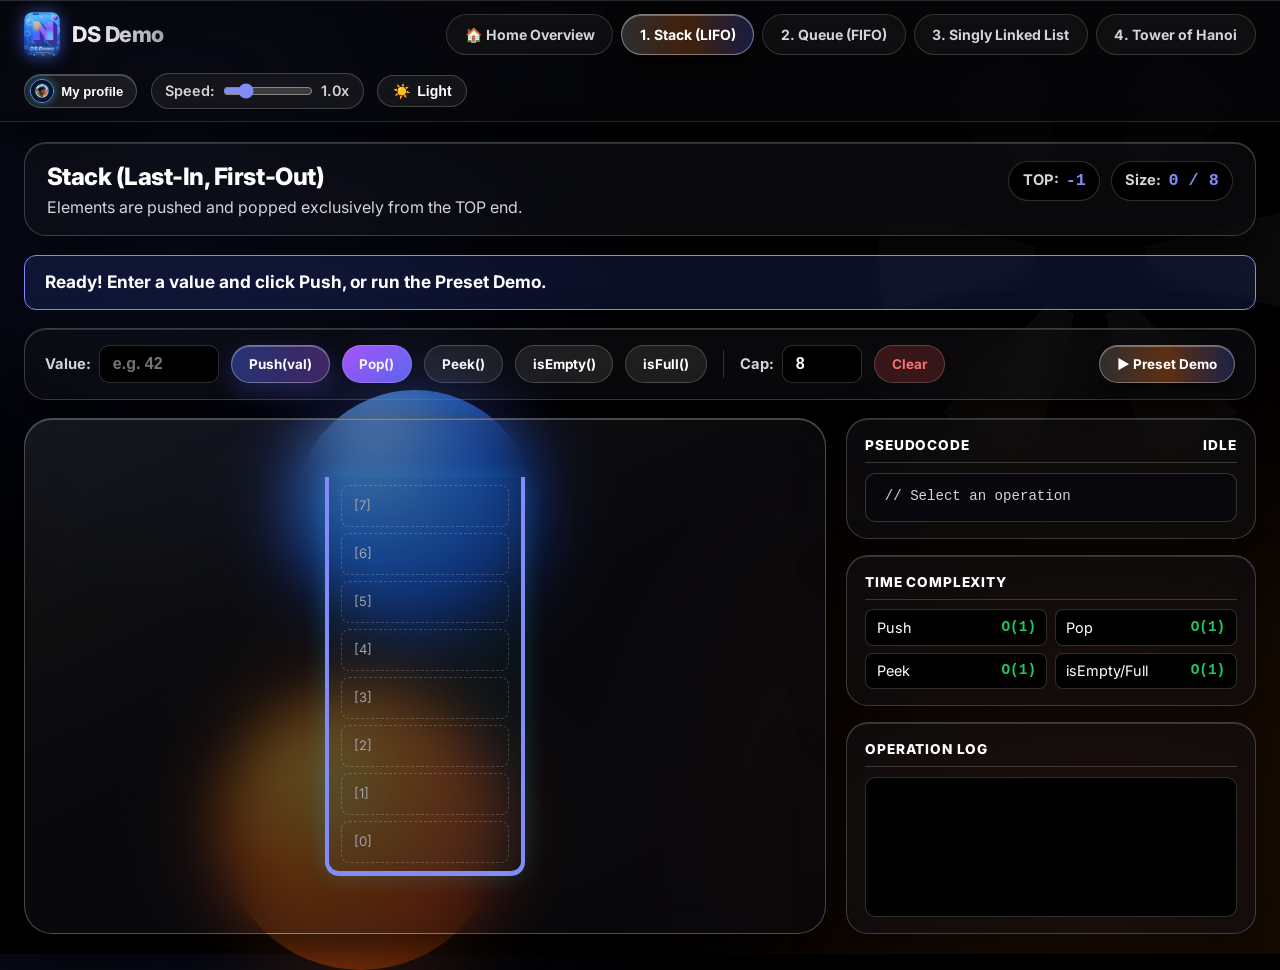
<file: dsa-lab.html>
<!DOCTYPE html>
<html lang="en" data-theme="dark">
<head>
  <meta charset="UTF-8">
  <meta name="viewport" content="width=device-width, initial-scale=1.0, viewport-fit=cover">
  <meta name="theme-color" content="#000000">
  <meta name="apple-mobile-web-app-capable" content="yes">
  <meta name="apple-mobile-web-app-status-bar-style" content="black-translucent">
  <meta name="apple-mobile-web-app-title" content="DS Demo">
  <meta name="application-name" content="DS Demo">
  <meta name="mobile-web-app-capable" content="yes">
  <link rel="icon" type="image/png" sizes="32x32" href="assets/icons/favicon-32.png?v=10">
  <link rel="icon" type="image/png" sizes="192x192" href="assets/icons/icon-192.png?v=10">
  <link rel="apple-touch-icon" sizes="180x180" href="assets/icons/apple-touch-icon.png?v=10">
  <link rel="manifest" href="manifest.json?v=10">
  <title>DS Demo — Interactive DSA Lab</title>
  <link rel="preconnect" href="https://fonts.googleapis.com">
  <link rel="preconnect" href="https://fonts.gstatic.com" crossorigin>
  <link href="https://fonts.googleapis.com/css2?family=Inter:wght@400;500;600;700;800&family=Orbitron:ital,wght@0,700;0,800;0,900;1,800;1,900&display=swap" rel="stylesheet">
  <style>
    /* ==========================================================================
       THEBITFORGE NEON-GLOW THEME PALETTE (Dark & Light Modes)
       ========================================================================== */
    :root[data-theme="dark"] {
      --bg-primary: #050816;
      --bg-secondary: rgba(10, 16, 48, 0.72);
      --bg-tertiary: rgba(22, 34, 82, 0.85);
      --bg-canvas: rgba(7, 11, 28, 0.88);
      --text-primary: #f8fafc;
      --text-secondary: #cbd5e1;
      --text-muted: #94a3b8;
      --border-color: rgba(45, 140, 255, 0.28);
      --accent-primary: #22d3ee;
      --accent-blue: #2d8cff;
      --accent-secondary: #a78bfa;
      --accent-orange: #ff7a18;
      --accent-hover: #0284c7;
      --success: #22c55e;
      --success-bg: rgba(34, 197, 94, 0.16);
      --warning: #ff7a18;
      --warning-bg: rgba(255, 122, 24, 0.18);
      --danger: #ef4444;
      --danger-bg: rgba(239, 68, 68, 0.2);
      --info-bg: rgba(34, 211, 238, 0.14);
      --node-bg: rgba(12, 20, 56, 0.9);
      --node-border: #22d3ee;
      --code-bg: #040711;
      --code-highlight: rgba(34, 211, 238, 0.25);
      --shadow: 0 10px 30px -5px rgba(0, 0, 0, 0.65), 0 0 25px rgba(45, 140, 255, 0.2);
    }

    :root[data-theme="light"] {
      --bg-primary: #f1f5f9;
      --bg-secondary: rgba(255, 255, 255, 0.9);
      --bg-tertiary: #e2e8f0;
      --bg-canvas: #f8fafc;
      --text-primary: #0f172a;
      --text-secondary: #334155;
      --text-muted: #64748b;
      --border-color: #cbd5e1;
      --accent-primary: #0284c7;
      --accent-blue: #2563eb;
      --accent-secondary: #7c3aed;
      --accent-orange: #ea580c;
      --accent-hover: #0369a1;
      --success: #16a34a;
      --success-bg: rgba(22, 163, 74, 0.12);
      --warning: #ea580c;
      --warning-bg: rgba(234, 88, 12, 0.12);
      --danger: #dc2626;
      --danger-bg: rgba(220, 38, 38, 0.12);
      --info-bg: rgba(2, 132, 199, 0.12);
      --node-bg: #ffffff;
      --node-border: #0284c7;
      --code-bg: #f1f5f9;
      --code-highlight: rgba(2, 132, 199, 0.22);
      --shadow: 0 10px 25px -5px rgba(15, 23, 42, 0.08);
    }

    * {
      box-sizing: border-box;
      margin: 0;
      padding: 0;
    }

    body {
      font-family: 'Inter', system-ui, -apple-system, sans-serif;
      background-color: var(--bg-primary);
      background-image:
        radial-gradient(circle at 12% 20%, rgba(45, 140, 255, 0.16) 0%, transparent 40%),
        radial-gradient(circle at 88% 25%, rgba(255, 122, 24, 0.14) 0%, transparent 40%),
        radial-gradient(rgba(34, 211, 238, 0.12) 1px, transparent 1px);
      background-size: 100% 100%, 100% 100%, 32px 32px;
      color: var(--text-primary);
      line-height: 1.5;
      font-size: 16px;
      min-height: 100vh;
      display: flex;
      flex-direction: column;
      transition: background-color 0.25s ease, color 0.25s ease;
    }

    header {
      background: var(--bg-secondary);
      backdrop-filter: blur(16px);
      -webkit-backdrop-filter: blur(16px);
      border-bottom: 1px solid var(--border-color);
      padding: 0.75rem 1.5rem;
      display: flex;
      flex-wrap: wrap;
      align-items: center;
      justify-content: space-between;
      gap: 1rem;
      position: sticky;
      top: 0;
      z-index: 100;
      box-shadow: var(--shadow);
    }

    .brand {
      display: flex;
      align-items: center;
      gap: 0.75rem;
      font-family: 'Orbitron', sans-serif;
      font-weight: 900;
      font-style: italic;
      font-size: 1.35rem;
      background: linear-gradient(92deg, var(--accent-primary) 0%, var(--accent-blue) 40%, var(--accent-secondary) 70%, var(--accent-orange) 100%);
      -webkit-background-clip: text;
      background-clip: text;
      color: transparent;
      filter: drop-shadow(0 0 14px rgba(34, 211, 238, 0.35));
    }

    .brand-badge {
      background: linear-gradient(135deg, var(--accent-blue), var(--accent-orange));
      color: #fff;
      padding: 0.25rem 0.65rem;
      border-radius: 8px;
      font-size: 0.78rem;
      font-style: normal;
      font-weight: 900;
      -webkit-text-fill-color: #ffffff;
    }

    nav.tabs {
      display: flex;
      gap: 0.5rem;
      flex-wrap: wrap;
    }

    .tab-btn {
      background: rgba(12, 18, 48, 0.45);
      color: var(--text-secondary);
      border: 1px solid var(--border-color);
      padding: 0.55rem 1.1rem;
      border-radius: 999px;
      font-family: 'Orbitron', sans-serif;
      font-size: 0.88rem;
      font-weight: 700;
      cursor: pointer;
      transition: all 0.25s ease;
    }

    .tab-btn:hover {
      border-color: var(--accent-primary);
      color: var(--text-primary);
      box-shadow: 0 0 15px rgba(34, 211, 238, 0.25);
    }

    .tab-btn.active {
      background: linear-gradient(135deg, rgba(45, 140, 255, 0.28), rgba(255, 122, 24, 0.22));
      color: #ffffff;
      border-color: var(--accent-primary);
      box-shadow: 0 0 20px rgba(34, 211, 238, 0.4);
    }

    .global-controls {
      display: flex;
      align-items: center;
      gap: 0.85rem;
    }

    .speed-control {
      display: flex;
      align-items: center;
      gap: 0.5rem;
      font-size: 0.9rem;
      font-weight: 600;
      color: var(--text-secondary);
      background: var(--bg-primary);
      padding: 0.4rem 0.85rem;
      border-radius: 999px;
      border: 1px solid var(--border-color);
    }

    .speed-control input[type="range"] {
      width: 90px;
      accent-color: var(--accent-primary);
      cursor: pointer;
    }

    .theme-btn {
      background: var(--bg-primary);
      color: var(--text-primary);
      border: 1px solid var(--border-color);
      padding: 0.45rem 0.9rem;
      border-radius: 999px;
      font-size: 0.88rem;
      font-weight: 700;
      cursor: pointer;
      display: flex;
      align-items: center;
      gap: 0.4rem;
      transition: all 0.2s ease;
      text-decoration: none;
    }

    .theme-btn:hover {
      border-color: var(--accent-orange);
      box-shadow: 0 0 15px rgba(255, 122, 24, 0.35);
    }

    main {
      flex: 1;
      max-width: 1600px;
      width: 100%;
      margin: 0 auto;
      padding: 1.25rem 1.5rem;
    }

    .demo-section {
      display: none;
      flex-direction: column;
      gap: 1.15rem;
      animation: fadeIn 0.25s ease;
    }

    .demo-section.active {
      display: flex;
    }

    @keyframes fadeIn {
      from { opacity: 0; transform: translateY(6px); }
      to { opacity: 1; transform: translateY(0); }
    }

    .demo-header {
      display: flex;
      flex-wrap: wrap;
      justify-content: space-between;
      align-items: baseline;
      gap: 1rem;
      background: var(--bg-secondary);
      backdrop-filter: blur(14px);
      padding: 1rem 1.35rem;
      border-radius: 16px;
      border: 1px solid var(--border-color);
      box-shadow: var(--shadow);
    }

    .demo-header h1 {
      font-family: 'Orbitron', sans-serif;
      font-size: 1.5rem;
      font-weight: 800;
      color: var(--accent-primary);
    }

    .demo-header p {
      font-size: 1rem;
      color: var(--text-secondary);
    }

    .stats-badges {
      display: flex;
      gap: 0.65rem;
      flex-wrap: wrap;
      margin-left: auto;
    }

    .stat-badge {
      background: var(--bg-primary);
      border: 1px solid var(--border-color);
      padding: 0.4rem 0.85rem;
      border-radius: 999px;
      font-size: 0.92rem;
      font-weight: 700;
      color: var(--text-secondary);
    }

    .stat-badge span {
      color: var(--accent-primary);
      font-family: ui-monospace, SFMono-Regular, monospace;
      font-size: 1.05rem;
      margin-left: 0.25rem;
    }

    .status-bar {
      padding: 0.85rem 1.25rem;
      border-radius: 12px;
      font-size: 1.08rem;
      font-weight: 700;
      display: flex;
      align-items: center;
      justify-content: space-between;
      border: 1px solid var(--border-color);
      background-color: var(--bg-secondary);
      backdrop-filter: blur(12px);
      transition: all 0.25s ease;
    }

    .status-bar.info { background-color: var(--info-bg); border-color: var(--accent-primary); }
    .status-bar.success { background-color: var(--success-bg); border-color: var(--success); }
    .status-bar.warning { background-color: var(--warning-bg); border-color: var(--warning); }
    .status-bar.error { background-color: var(--danger-bg); border-color: var(--danger); animation: shake 0.35s ease; }

    @keyframes shake {
      0%, 100% { transform: translateX(0); }
      25% { transform: translateX(-6px); }
      75% { transform: translateX(6px); }
    }

    .controls-panel {
      background: var(--bg-secondary);
      backdrop-filter: blur(14px);
      border: 1px solid var(--border-color);
      border-radius: 16px;
      padding: 1rem 1.25rem;
      display: flex;
      flex-wrap: wrap;
      align-items: center;
      gap: 0.75rem;
    }

    .input-group {
      display: flex;
      align-items: center;
      gap: 0.5rem;
    }

    .input-group label {
      font-weight: 700;
      font-size: 0.92rem;
      color: var(--text-secondary);
    }

    input[type="text"],
    input[type="number"],
    select {
      background: var(--bg-primary);
      color: var(--text-primary);
      border: 1px solid var(--border-color);
      padding: 0.55rem 0.8rem;
      border-radius: 10px;
      font-size: 1rem;
      font-weight: 600;
      width: 120px;
    }

    input[type="number"].small-input { width: 80px; }

    .btn {
      background: var(--bg-tertiary);
      color: var(--text-primary);
      border: 1px solid var(--border-color);
      padding: 0.6rem 1.05rem;
      border-radius: 999px;
      font-family: 'Orbitron', sans-serif;
      font-size: 0.84rem;
      font-weight: 700;
      cursor: pointer;
      transition: all 0.2s ease;
    }

    .btn:hover:not(:disabled) {
      transform: translateY(-2px);
      border-color: var(--accent-primary);
      box-shadow: 0 0 16px rgba(34, 211, 238, 0.35);
    }

    .btn:disabled { opacity: 0.45; cursor: not-allowed; }

    .btn-primary {
      background: linear-gradient(135deg, var(--accent-blue), var(--accent-primary));
      color: #fff;
      border: none;
      box-shadow: 0 0 18px rgba(45, 140, 255, 0.45);
    }

    .btn-secondary {
      background: linear-gradient(135deg, var(--accent-secondary), #6366f1);
      color: #fff;
      border: none;
    }

    .btn-danger {
      background: var(--danger-bg);
      color: #f87171;
      border-color: var(--danger);
    }

    .btn-demo {
      background: linear-gradient(135deg, var(--accent-orange), #ea580c);
      color: #fff;
      border: none;
      margin-left: auto;
      box-shadow: 0 0 20px rgba(255, 122, 24, 0.45);
    }

    .divider { width: 1px; height: 28px; background: var(--border-color); margin: 0 0.25rem; }

    .workspace-grid {
      display: grid;
      grid-template-columns: 1fr 410px;
      gap: 1.25rem;
      align-items: stretch;
    }

    @media (max-width: 1150px) {
      .workspace-grid { grid-template-columns: 1fr; }
    }

    .viz-canvas {
      background: var(--bg-canvas);
      border: 1px solid var(--border-color);
      border-radius: 18px;
      min-height: 450px;
      padding: 1.5rem;
      display: flex;
      flex-direction: column;
      align-items: center;
      justify-content: center;
      position: relative;
      overflow-x: auto;
      box-shadow: inset 0 0 35px rgba(45, 140, 255, 0.12), var(--shadow);
    }

    .side-panels { display: flex; flex-direction: column; gap: 1rem; }

    .panel {
      background: var(--bg-secondary);
      backdrop-filter: blur(14px);
      border: 1px solid var(--border-color);
      border-radius: 16px;
      padding: 1rem 1.15rem;
      display: flex;
      flex-direction: column;
      gap: 0.6rem;
    }

    .panel-title {
      font-family: 'Orbitron', sans-serif;
      font-size: 0.85rem;
      text-transform: uppercase;
      letter-spacing: 0.08em;
      color: var(--accent-primary);
      font-weight: 800;
      border-bottom: 1px solid var(--border-color);
      padding-bottom: 0.4rem;
      display: flex;
      justify-content: space-between;
    }

    .pseudocode {
      background: var(--code-bg);
      border-radius: 10px;
      padding: 0.65rem;
      font-family: ui-monospace, SFMono-Regular, monospace;
      font-size: 0.88rem;
      line-height: 1.55;
      overflow-x: auto;
      border: 1px solid var(--border-color);
    }

    .code-line { padding: 0.15rem 0.5rem; border-radius: 4px; white-space: pre; color: var(--text-secondary); }
    .code-line.active { background-color: var(--code-highlight); color: var(--text-primary); font-weight: 700; border-left: 3px solid var(--accent-primary); }

    .complexity-grid { display: grid; grid-template-columns: repeat(2, 1fr); gap: 0.45rem; font-size: 0.9rem; }
    .complexity-item { background: var(--bg-primary); padding: 0.4rem 0.65rem; border-radius: 8px; display: flex; justify-content: space-between; border: 1px solid var(--border-color); }
    .complexity-item strong { font-family: ui-monospace, monospace; color: var(--success); }
    .complexity-item strong.linear { color: var(--warning); }
    .complexity-item strong.exp { color: var(--danger); }

    .op-log {
      background: var(--bg-primary);
      border: 1px solid var(--border-color);
      border-radius: 10px;
      height: 140px;
      overflow-y: auto;
      padding: 0.55rem 0.75rem;
      font-family: ui-monospace, monospace;
      font-size: 0.86rem;
      display: flex;
      flex-direction: column;
      gap: 0.3rem;
    }

    .log-entry { padding: 0.2rem 0.4rem; border-radius: 4px; border-left: 3px solid var(--accent-primary); background: var(--bg-secondary); }
    .log-entry.error { border-left-color: var(--danger); color: var(--danger); }

    /* STACK */
    .stack-bucket {
      width: 200px;
      border-left: 4px solid var(--accent-primary);
      border-right: 4px solid var(--accent-primary);
      border-bottom: 5px solid var(--accent-primary);
      border-radius: 0 0 14px 14px;
      padding: 8px 12px;
      display: flex;
      flex-direction: column-reverse;
      gap: 6px;
      background: rgba(34, 211, 238, 0.04);
      box-shadow: 0 0 25px rgba(34, 211, 238, 0.2);
    }
    .stack-slot { height: 42px; width: 100%; border: 1px dashed var(--border-color); border-radius: 8px; display: flex; align-items: center; padding: 0 0.75rem; position: relative; font-size: 0.82rem; color: var(--text-muted); }
    .stack-element {
      position: absolute; inset: 0;
      background: linear-gradient(135deg, var(--accent-blue), var(--accent-secondary));
      color: #fff; font-weight: 800; font-size: 1.15rem; border-radius: 7px;
      display: flex; align-items: center; justify-content: center;
      box-shadow: 0 0 15px rgba(45, 140, 255, 0.45);
      transition: transform calc(0.4s / var(--speed-mult, 1)) ease, opacity calc(0.4s / var(--speed-mult, 1)) ease;
    }
    .stack-element.entering, .stack-element.leaving { transform: translateY(-130px) scale(0.9); opacity: 0; }
    .stack-element.peeking { background: linear-gradient(135deg, var(--accent-orange), #f59e0b); transform: scale(1.06); }
    .top-pointer-badge { position: absolute; right: -130px; background: var(--accent-orange); color: #fff; font-weight: 900; font-size: 0.86rem; padding: 0.2rem 0.6rem; border-radius: 6px; white-space: nowrap; }

    /* QUEUE */
    .queue-mode-toggle { display: inline-flex; background: var(--bg-primary); border: 1px solid var(--border-color); border-radius: 999px; overflow: hidden; }
    .queue-mode-btn { padding: 0.45rem 1rem; border: none; background: transparent; color: var(--text-secondary); font-weight: 700; cursor: pointer; font-size: 0.88rem; }
    .queue-mode-btn.active { background: var(--accent-primary); color: #050816; }
    .queue-track { display: flex; align-items: center; gap: 10px; padding: 2.5rem 1.25rem; border-top: 3px solid var(--accent-primary); border-bottom: 3px solid var(--accent-primary); border-radius: 12px; }
    .queue-track.circular-mode { border: 2px dashed var(--accent-orange); border-radius: 24px; }
    .queue-cell { width: 74px; height: 74px; border: 1px dashed var(--border-color); border-radius: 10px; display: flex; align-items: center; justify-content: center; position: relative; background: var(--bg-secondary); }
    .queue-cell-index { position: absolute; bottom: -24px; font-size: 0.8rem; font-family: monospace; color: var(--text-muted); }
    .queue-item { width: 100%; height: 100%; background: linear-gradient(135deg, var(--accent-blue), var(--accent-secondary)); color: #fff; font-weight: 800; font-size: 1.2rem; border-radius: 8px; display: flex; align-items: center; justify-content: center; transition: all calc(0.4s / var(--speed-mult, 1)) ease; }
    .queue-item.entering { transform: translateX(80px); opacity: 0; }
    .queue-item.leaving { transform: translateX(-80px); opacity: 0; }
    .queue-item.peeking { background: linear-gradient(135deg, var(--accent-orange), #f59e0b); }
    .q-pointer { position: absolute; font-size: 0.75rem; font-weight: 900; padding: 0.15rem 0.45rem; border-radius: 4px; white-space: nowrap; }
    .q-pointer.front-ptr { top: -32px; background: var(--success); color: #fff; }
    .q-pointer.rear-ptr { bottom: -48px; background: var(--accent-orange); color: #fff; }

    /* LINKED LIST */
    .sll-stage { display: flex; align-items: center; flex-wrap: wrap; gap: 0.4rem; width: 100%; padding: 2rem 1rem; }
    .sll-head-badge { background: var(--accent-secondary); color: #fff; font-weight: 900; padding: 0.45rem 0.8rem; border-radius: 8px; }
    .sll-node-wrapper { display: flex; align-items: center; position: relative; margin: 1.2rem 0; transition: all calc(0.35s / var(--speed-mult, 1)) ease; }
    .sll-node-wrapper.entering { transform: translateY(-40px); opacity: 0; }
    .sll-node-wrapper.leaving { transform: translateY(40px); opacity: 0; }
    .sll-node { display: flex; border: 2px solid var(--node-border); border-radius: 10px; overflow: hidden; background: var(--node-bg); }
    .sll-node.current { border-color: var(--accent-orange); box-shadow: 0 0 18px var(--accent-orange); }
    .sll-node.found { border-color: var(--success); box-shadow: 0 0 20px var(--success); }
    .sll-node-data { padding: 0.6rem 0.95rem; font-weight: 800; font-size: 1.15rem; border-right: 1px solid var(--border-color); }
    .sll-node-next { padding: 0.6rem; font-family: monospace; font-size: 0.82rem; color: var(--accent-primary); display: flex; align-items: center; }
    .sll-index-tag { position: absolute; bottom: -22px; left: 14px; font-size: 0.78rem; color: var(--text-muted); font-family: monospace; }
    .sll-ptr-tag { position: absolute; top: -30px; left: 8px; background: var(--accent-orange); color: #fff; font-size: 0.75rem; font-weight: 800; padding: 0.1rem 0.45rem; border-radius: 4px; white-space: nowrap; }
    .sll-arrow { font-size: 1.5rem; font-weight: 900; color: var(--accent-primary); margin: 0 0.3rem; }
    .sll-null { background: var(--bg-tertiary); color: var(--danger); border: 1px dashed var(--danger); padding: 0.45rem 0.75rem; border-radius: 8px; font-family: monospace; font-weight: 900; }

    /* HANOI */
    .hanoi-stage { display: flex; flex-direction: column; align-items: center; width: 100%; gap: 1.25rem; }
    .hanoi-move-banner { background: var(--bg-secondary); border: 1px solid var(--accent-primary); padding: 0.5rem 1.35rem; border-radius: 999px; font-weight: 800; color: var(--accent-primary); }
    .hanoi-rods-area { display: grid; grid-template-columns: repeat(3, 1fr); gap: 1.25rem; width: 100%; max-width: 880px; padding-top: 2rem; }
    .hanoi-rod-column { display: flex; flex-direction: column; align-items: center; cursor: pointer; padding: 0.75rem; border-radius: 14px; border: 1px solid transparent; }
    .hanoi-rod-column.selected { background: rgba(34, 211, 238, 0.1); border-color: var(--accent-primary); }
    .hanoi-peg-container { width: 100%; height: 230px; display: flex; flex-direction: column-reverse; align-items: center; position: relative; padding-bottom: 12px; }
    .hanoi-peg-pole { position: absolute; bottom: 12px; width: 10px; height: 200px; background: var(--border-color); border-radius: 5px 5px 0 0; }
    .hanoi-peg-base { position: absolute; bottom: 0; width: 90%; height: 10px; background: var(--accent-primary); border-radius: 5px; box-shadow: 0 0 12px var(--accent-primary); }
    .hanoi-disc { height: 26px; border-radius: 13px; z-index: 3; display: flex; align-items: center; justify-content: center; color: #fff; font-weight: 800; font-size: 0.85rem; margin-bottom: 3px; transition: transform calc(0.3s / var(--speed-mult, 1)) ease; }
    .hanoi-disc.lifted { transform: translateY(-40px) scale(1.05); outline: 2px solid #fff; }
    .hanoi-rod-label { margin-top: 0.65rem; font-family: 'Orbitron', sans-serif; font-weight: 700; font-size: 0.95rem; }
      /* CREATOR PROFILE MODAL */
    .profile-btn-avatar {
      width: 24px;
      height: 24px;
      border-radius: 50%;
      object-fit: cover;
      border: 1.5px solid var(--accent-primary, #22d3ee);
      box-shadow: 0 0 8px rgba(34, 211, 238, 0.5);
      flex-shrink: 0;
    }
    .creator-corner-badge {
      display: inline-flex;
      align-items: center;
      gap: 0.45rem;
      padding: 0.25rem 0.8rem 0.25rem 0.32rem;
      border-radius: 999px;
      background: rgba(167, 139, 250, 0.16);
      border: 1px solid rgba(167, 139, 250, 0.55);
      color: var(--text-primary, #f8fafc);
      font-size: 0.82rem;
      font-weight: 800;
      white-space: nowrap;
      cursor: pointer;
      transition: all 0.25s ease;
      user-select: none;
    }
    .creator-corner-badge:hover {
      transform: translateY(-1px) scale(1.03);
      background: rgba(167, 139, 250, 0.28);
      border-color: var(--accent-primary, #22d3ee);
      box-shadow: 0 0 18px rgba(34, 211, 238, 0.4);
    }
    .profile-modal-backdrop {
      position: fixed; inset: 0; z-index: 2100;
      background: rgba(3, 7, 20, 0.82);
      backdrop-filter: blur(12px); -webkit-backdrop-filter: blur(12px);
      display: flex; align-items: center; justify-content: center;
      padding: 1.25rem;
    }
    .profile-modal-backdrop[hidden] { display: none !important; }
    .profile-modal-card {
      position: relative; width: 100%; max-width: 480px;
      background: linear-gradient(165deg, rgba(14, 22, 54, 0.95), rgba(7, 11, 30, 0.98));
      border: 1.5px solid rgba(34, 211, 238, 0.55);
      border-radius: 24px; padding: 2.2rem 1.8rem 1.9rem;
      box-shadow: 0 20px 50px rgba(0, 0, 0, 0.75), 0 0 35px rgba(45, 140, 255, 0.35);
      text-align: center;
    }
    .profile-modal-close {
      position: absolute; top: 1rem; right: 1rem;
      width: 36px; height: 36px; border-radius: 50%;
      border: 1px solid var(--border-color); background: var(--bg-tertiary);
      color: var(--text-primary); font-size: 1.1rem; font-weight: 800;
      cursor: pointer; display: flex; align-items: center; justify-content: center;
    }
    .profile-avatar-wrapper { margin: 0 auto 1.2rem; width: 154px; height: 154px; }
    .profile-avatar-img {
      width: 100%; height: 100%; object-fit: cover; border-radius: 50%;
      box-shadow: 0 0 28px rgba(34, 211, 238, 0.65), 0 0 50px rgba(45, 140, 255, 0.4);
    }
    .profile-tag-pill {
      display: inline-block;
      background: linear-gradient(135deg, rgba(45, 140, 255, 0.2), rgba(34, 211, 238, 0.2));
      border: 1px solid var(--accent-primary, #22d3ee);
      color: var(--accent-primary, #22d3ee);
      font-size: 0.92rem; font-weight: 800; letter-spacing: 0.04em;
      text-transform: uppercase; padding: 0.35rem 1rem; border-radius: 999px;
      margin-bottom: 1.1rem; box-shadow: 0 0 15px rgba(34, 211, 238, 0.3);
    }
    .profile-details-list {
      display: flex; flex-direction: column; gap: 0.85rem; text-align: left;
      background: rgba(255, 255, 255, 0.035);
      border: 1px solid var(--border-color); border-radius: 16px;
      padding: 1.25rem 1.4rem;
    }
    .profile-detail-item {
      display: flex; flex-direction: column; gap: 0.18rem;
      border-bottom: 1px dashed rgba(255, 255, 255, 0.08); padding-bottom: 0.65rem;
    }
    .profile-detail-item:last-child { border-bottom: none; padding-bottom: 0; }
    .profile-label { font-size: 0.78rem; font-weight: 700; color: var(--text-muted); text-transform: uppercase; letter-spacing: 0.05em; }
    .profile-val { font-size: 1.05rem; font-weight: 800; color: var(--text-primary); line-height: 1.35; }
    .profile-val.highlight-name {
      color: #ffffff; font-size: 1.2rem;
      background: linear-gradient(90deg, #ffffff, var(--accent-primary, #22d3ee));
      -webkit-background-clip: text; background-clip: text; -webkit-text-fill-color: transparent;
    }
    .profile-val.guidance-val { color: var(--accent-orange, #ff7a18); font-size: 1.08rem; }

    /* ==========================================================================
       OBSIDIAN FROSTED GLASS + 3D AMBIENT ORBS UI (Unified Across All Pages)
       ========================================================================== */
    :root[data-theme="dark"] {
      --bg-primary: #000000;
      --bg-secondary: rgba(16, 16, 20, 0.56);
      --bg-tertiary: rgba(255, 255, 255, 0.08);
      --bg-canvas: rgba(18, 18, 24, 0.52);
      --text-primary: #ffffff;
      --text-secondary: #d4d4d8;
      --text-muted: #a1a1aa;
      --border-color: rgba(255, 255, 255, 0.18);
      --accent-primary: #818cf8;
      --accent-blue: #4f6cff;
      --accent-secondary: #a855f7;
      --accent-orange: #f97316;
      --accent-hover: #6366f1;
      --info-bg: rgba(79, 108, 255, 0.14);
      --node-bg: rgba(14, 14, 20, 0.88);
      --node-border: rgba(255, 255, 255, 0.34);
      --code-bg: rgba(9, 9, 13, 0.88);
      --code-highlight: rgba(249, 115, 22, 0.22);
      --shadow: 0 24px 60px rgba(0, 0, 0, 0.82), inset 0 1px 0 rgba(255, 255, 255, 0.14);
    }

    :root[data-theme="dark"] body {
      background-color: #000000;
      background-image:
        radial-gradient(circle at 14% 12%, rgba(79, 108, 255, 0.14) 0%, transparent 38%),
        radial-gradient(circle at 86% 88%, rgba(249, 115, 22, 0.14) 0%, transparent 40%);
      background-size: 100% 100%, 100% 100%;
    }

    body {
      position: relative;
      overflow-x: hidden;
    }

    /* Subtle Geometric 6-Arm Starburst Watermark */
    body::before {
      content: "";
      position: fixed;
      top: 40px;
      right: -30px;
      width: 440px;
      height: 440px;
      pointer-events: none;
      z-index: 0;
      opacity: 0.04;
      background: conic-gradient(
        from 0deg,
        transparent 0deg 16deg, #fff 16deg 44deg, transparent 44deg 76deg,
        #fff 76deg 104deg, transparent 104deg 136deg, #fff 136deg 164deg,
        transparent 164deg 196deg, #fff 196deg 224deg, transparent 224deg 256deg,
        #fff 256deg 284deg, transparent 284deg 316deg, #fff 316deg 344deg,
        transparent 344deg 360deg
      );
      -webkit-mask: radial-gradient(circle, transparent 0 18%, #000 18% 68%, transparent 68%);
      mask: radial-gradient(circle, transparent 0 18%, #000 18% 68%, transparent 68%);
    }

    :root[data-theme="light"] body::before {
      opacity: 0.03;
      filter: invert(1);
    }

    header, main {
      position: relative;
      z-index: 1;
    }

    :root[data-theme="dark"] header {
      background: rgba(8, 8, 10, 0.72);
      backdrop-filter: blur(22px) saturate(140%);
      -webkit-backdrop-filter: blur(22px) saturate(140%);
      border-bottom: 1px solid rgba(255, 255, 255, 0.14);
    }

    .brand {
      font-family: 'Inter', system-ui, sans-serif;
      font-style: normal;
      font-weight: 800;
      letter-spacing: -0.02em;
      background: linear-gradient(95deg, #ffffff 0%, #e4e4e7 55%, #a1a1aa 100%);
      -webkit-background-clip: text;
      background-clip: text;
      color: transparent;
      filter: none;
    }

    .tab-btn {
      font-family: 'Inter', system-ui, sans-serif;
      background: rgba(255, 255, 255, 0.04);
      backdrop-filter: blur(12px);
      -webkit-backdrop-filter: blur(12px);
      border: 1px solid rgba(255, 255, 255, 0.16);
      font-weight: 700;
    }

    .tab-btn:hover {
      border-color: rgba(255, 255, 255, 0.45);
      box-shadow: 0 4px 16px rgba(0, 0, 0, 0.4);
    }

    .tab-btn.active {
      background: linear-gradient(90deg, rgba(255, 255, 255, 0.16), rgba(249, 115, 22, 0.25), rgba(79, 108, 255, 0.24));
      color: #ffffff;
      border-color: rgba(255, 255, 255, 0.4);
      box-shadow: inset 0 1px 0 rgba(255, 255, 255, 0.32), 0 8px 22px rgba(0, 0, 0, 0.5);
    }

    .speed-control,
    .theme-btn {
      background: rgba(255, 255, 255, 0.06);
      backdrop-filter: blur(14px);
      -webkit-backdrop-filter: blur(14px);
      border: 1px solid rgba(255, 255, 255, 0.2);
    }

    .demo-header,
    .controls-panel,
    .panel {
      backdrop-filter: blur(24px) saturate(145%);
      -webkit-backdrop-filter: blur(24px) saturate(145%);
      border-radius: 22px;
      border: 1px solid rgba(255, 255, 255, 0.2);
      box-shadow: 0 20px 48px rgba(0, 0, 0, 0.55), inset 0 1px 0 rgba(255, 255, 255, 0.16);
    }

    .demo-header h1 {
      font-family: 'Inter', system-ui, sans-serif;
      font-weight: 800;
      letter-spacing: -0.02em;
      color: var(--text-primary);
    }

    .panel-title {
      font-family: 'Inter', system-ui, sans-serif;
      font-weight: 800;
      letter-spacing: 0.06em;
      color: var(--text-primary);
    }

    .btn {
      font-family: 'Inter', system-ui, sans-serif;
      font-weight: 700;
      border: 1px solid rgba(255, 255, 255, 0.2);
      backdrop-filter: blur(12px);
      -webkit-backdrop-filter: blur(12px);
    }

    .btn:hover:not(:disabled) {
      border-color: rgba(255, 255, 255, 0.48);
      box-shadow: 0 8px 22px rgba(0, 0, 0, 0.55);
    }

    .btn-primary {
      background: linear-gradient(90deg, rgba(79, 108, 255, 0.42), rgba(168, 85, 247, 0.35));
      border: 1px solid rgba(255, 255, 255, 0.34);
      box-shadow: inset 0 1px 0 rgba(255, 255, 255, 0.28), 0 10px 24px rgba(79, 108, 255, 0.25);
    }

    .btn-demo {
      background: linear-gradient(90deg, rgba(255, 255, 255, 0.14), rgba(249, 115, 22, 0.34), rgba(79, 108, 255, 0.24));
      border: 1px solid rgba(255, 255, 255, 0.34);
      box-shadow: inset 0 1px 0 rgba(255, 255, 255, 0.32), 0 10px 28px rgba(0, 0, 0, 0.55);
    }

    /* 3D Glowing Orbs Refracting Through Frosted Smoked-Glass Visualizer Canvas */
    .workspace-grid {
      position: relative;
      isolation: isolate;
    }

    .workspace-grid::before,
    .workspace-grid::after {
      content: "";
      position: absolute;
      border-radius: 50%;
      pointer-events: none;
      z-index: 0;
    }

    .workspace-grid::before {
      width: 240px;
      height: 240px;
      top: -28px;
      left: 22%;
      background: radial-gradient(circle at 34% 28%, #93c5fd 0%, #3b82f6 38%, #1d4ed8 74%, #0c1445 100%);
      box-shadow: 0 0 80px rgba(79, 108, 255, 0.55);
      opacity: 0.72;
    }

    .workspace-grid::after {
      width: 280px;
      height: 280px;
      bottom: -36px;
      left: 16%;
      background: radial-gradient(circle at 35% 32%, #fef08a 0%, #fb923c 34%, #ea580c 70%, #7c2d12 100%);
      box-shadow: 0 0 90px rgba(249, 115, 22, 0.52);
      opacity: 0.74;
    }

    :root[data-theme="light"] .workspace-grid::before,
    :root[data-theme="light"] .workspace-grid::after {
      opacity: 0.22;
    }

    .viz-canvas,
    .side-panels {
      position: relative;
      z-index: 1;
    }

    :root[data-theme="dark"] .viz-canvas {
      background: linear-gradient(155deg, rgba(255, 255, 255, 0.08) 0%, rgba(16, 16, 22, 0.56) 45%, rgba(10, 10, 14, 0.74) 100%);
      backdrop-filter: blur(28px) saturate(150%);
      -webkit-backdrop-filter: blur(28px) saturate(150%);
      border: 1px solid rgba(255, 255, 255, 0.26);
      border-radius: 28px;
      box-shadow: 0 30px 70px rgba(0, 0, 0, 0.85), inset 0 1px 0 rgba(255, 255, 255, 0.25);
    }

    :root[data-theme="dark"] .profile-modal-card {
      background: linear-gradient(155deg, rgba(255, 255, 255, 0.09) 0%, rgba(16, 16, 22, 0.72) 50%, rgba(10, 10, 14, 0.86) 100%);
      backdrop-filter: blur(28px) saturate(150%);
      -webkit-backdrop-filter: blur(28px) saturate(150%);
      border: 1px solid rgba(255, 255, 255, 0.28);
      border-radius: 28px;
      box-shadow: 0 32px 72px rgba(0, 0, 0, 0.9), inset 0 1px 0 rgba(255, 255, 255, 0.26);
    }

    .creator-corner-badge {
      background: rgba(255, 255, 255, 0.08);
      backdrop-filter: blur(14px);
      -webkit-backdrop-filter: blur(14px);
      border: 1px solid rgba(255, 255, 255, 0.22);
      box-shadow: inset 0 1px 0 rgba(255, 255, 255, 0.22);
    }

    .profile-val {
      font-family: 'Inter', system-ui, sans-serif;
    }

    @media (max-width: 720px) {
      .workspace-grid::before {
        width: 170px;
        height: 170px;
        left: 14%;
      }
      .workspace-grid::after {
        width: 210px;
        height: 210px;
        left: 10%;
      }
    }
  </style>
</head>
<body>
  <header>
    <div class="brand">
      <img src="assets/icons/app-icon.png?v=10" alt="DS Demo App Icon" style="width:36px;height:45px;object-fit:contain;border-radius:8px;filter:drop-shadow(0 0 8px rgba(79,108,255,0.6));">
      <span>DS Demo</span>
    </div>

    <nav class="tabs" role="tablist" aria-label="Data Structure Demos">
      <a class="tab-btn" href="index.html" style="text-decoration:none;">🏠 Home Overview</a>
      <button class="tab-btn active" role="tab" aria-selected="true" id="tab-stack" onclick="switchTab('stack')">1. Stack (LIFO)</button>
      <button class="tab-btn" role="tab" aria-selected="false" id="tab-queue" onclick="switchTab('queue')">2. Queue (FIFO)</button>
      <button class="tab-btn" role="tab" aria-selected="false" id="tab-sll" onclick="switchTab('sll')">3. Singly Linked List</button>
      <button class="tab-btn" role="tab" aria-selected="false" id="tab-hanoi" onclick="switchTab('hanoi')">4. Tower of Hanoi</button>
    </nav>

    <div class="global-controls">
      <button type="button" class="creator-corner-badge open-profile-modal" title="View Naveen K Profile"><img src="assets/profile/naveen-profile.png" alt="My Profile Photo" class="profile-btn-avatar"><span>My profile</span></button>
      <div class="speed-control">
        <label for="speed-slider">Speed:</label>
        <input type="range" id="speed-slider" min="0.5" max="3" step="0.25" value="1" oninput="updateSpeed(this.value)">
        <span id="speed-label">1.0x</span>
      </div>
      <button class="theme-btn" id="theme-toggle" onclick="toggleTheme()">
        <span id="theme-icon">☀️</span> <span id="theme-text">Light</span>
      </button>
    </div>
  </header>

  <main>
    <!-- 1. STACK -->
    <section id="sec-stack" class="demo-section active">
      <div class="demo-header">
        <div>
          <h1>Stack (Last-In, First-Out)</h1>
          <p>Elements are pushed and popped exclusively from the TOP end.</p>
        </div>
        <div class="stats-badges">
          <div class="stat-badge">TOP: <span id="stack-top-stat">-1</span></div>
          <div class="stat-badge">Size: <span id="stack-size-stat">0 / 8</span></div>
        </div>
      </div>
      <div id="stack-status" class="status-bar info"><span>Ready! Enter a value and click Push, or run the Preset Demo.</span></div>
      <div class="controls-panel">
        <div class="input-group">
          <label for="stack-input">Value:</label>
          <input type="text" id="stack-input" placeholder="e.g. 42" maxlength="8">
        </div>
        <button class="btn btn-primary" onclick="stackViz.push()">Push(val)</button>
        <button class="btn btn-secondary" onclick="stackViz.pop()">Pop()</button>
        <button class="btn" onclick="stackViz.peek()">Peek()</button>
        <button class="btn" onclick="stackViz.isEmpty()">isEmpty()</button>
        <button class="btn" onclick="stackViz.isFull()">isFull()</button>
        <div class="divider"></div>
        <div class="input-group">
          <label for="stack-cap-input">Cap:</label>
          <input type="number" id="stack-cap-input" class="small-input" min="3" max="12" value="8" onchange="stackViz.setCapacity(this.value)">
        </div>
        <button class="btn btn-danger" onclick="stackViz.clear()">Clear</button>
        <button class="btn btn-demo" onclick="stackViz.runDemo()">▶ Preset Demo</button>
      </div>
      <div class="workspace-grid">
        <div class="viz-canvas">
          <div id="stack-bucket" class="stack-bucket"></div>
        </div>
        <div class="side-panels">
          <div class="panel">
            <div class="panel-title"><span>Pseudocode</span><span id="stack-op-name">Idle</span></div>
            <div id="stack-code" class="pseudocode"><div class="code-line">// Select an operation</div></div>
          </div>
          <div class="panel">
            <div class="panel-title">Time Complexity</div>
            <div class="complexity-grid">
              <div class="complexity-item"><span>Push</span><strong>O(1)</strong></div>
              <div class="complexity-item"><span>Pop</span><strong>O(1)</strong></div>
              <div class="complexity-item"><span>Peek</span><strong>O(1)</strong></div>
              <div class="complexity-item"><span>isEmpty/Full</span><strong>O(1)</strong></div>
            </div>
          </div>
          <div class="panel">
            <div class="panel-title">Operation Log</div>
            <div id="stack-log" class="op-log"></div>
          </div>
        </div>
      </div>
    </section>

    <!-- 2. QUEUE -->
    <section id="sec-queue" class="demo-section">
      <div class="demo-header">
        <div>
          <h1>Queue (First-In, First-Out)</h1>
          <p>Elements enter at REAR (enqueue) and leave from FRONT (dequeue).</p>
        </div>
        <div class="stats-badges">
          <div class="stat-badge">Mode: <span id="queue-mode-stat">Simple</span></div>
          <div class="stat-badge">FRONT: <span id="queue-front-stat">-1</span></div>
          <div class="stat-badge">REAR: <span id="queue-rear-stat">-1</span></div>
          <div class="stat-badge">Size: <span id="queue-size-stat">0 / 8</span></div>
        </div>
      </div>
      <div id="queue-status" class="status-bar info"><span>Ready! Enqueue elements or toggle Simple / Circular Queue.</span></div>
      <div class="controls-panel">
        <div class="queue-mode-toggle">
          <button id="q-mode-simple" class="queue-mode-btn active" onclick="queueViz.setMode('simple')">Simple</button>
          <button id="q-mode-circular" class="queue-mode-btn" onclick="queueViz.setMode('circular')">Circular</button>
        </div>
        <div class="input-group">
          <label for="queue-input">Value:</label>
          <input type="text" id="queue-input" placeholder="e.g. A1" maxlength="8">
        </div>
        <button class="btn btn-primary" onclick="queueViz.enqueue()">Enqueue</button>
        <button class="btn btn-secondary" onclick="queueViz.dequeue()">Dequeue</button>
        <button class="btn" onclick="queueViz.peek()">Peek</button>
        <button class="btn" onclick="queueViz.isEmpty()">isEmpty</button>
        <button class="btn" onclick="queueViz.isFull()">isFull</button>
        <button class="btn btn-danger" onclick="queueViz.clear()">Clear</button>
        <button class="btn btn-demo" onclick="queueViz.runDemo()">▶ Preset Demo</button>
      </div>
      <div class="workspace-grid">
        <div class="viz-canvas">
          <div id="queue-wrap-hint" style="display:none; color:var(--accent-orange); margin-bottom:1rem; font-weight:700;">↻ Circular Modulo Wrap-Around Active</div>
          <div id="queue-track" class="queue-track"></div>
        </div>
        <div class="side-panels">
          <div class="panel">
            <div class="panel-title"><span>Pseudocode</span><span id="queue-op-name">Idle</span></div>
            <div id="queue-code" class="pseudocode"><div class="code-line">// Select an operation</div></div>
          </div>
          <div class="panel">
            <div class="panel-title">Time Complexity</div>
            <div class="complexity-grid">
              <div class="complexity-item"><span>Enqueue</span><strong>O(1)</strong></div>
              <div class="complexity-item"><span>Dequeue</span><strong>O(1)</strong></div>
              <div class="complexity-item"><span>Peek</span><strong>O(1)</strong></div>
              <div class="complexity-item"><span>isEmpty/Full</span><strong>O(1)</strong></div>
            </div>
          </div>
          <div class="panel">
            <div class="panel-title">Operation Log</div>
            <div id="queue-log" class="op-log"></div>
          </div>
        </div>
      </div>
    </section>

    <!-- 3. SINGLY LINKED LIST -->
    <section id="sec-sll" class="demo-section">
      <div class="demo-header">
        <div>
          <h1>Singly Linked List</h1>
          <p>Dynamic nodes with a data field and next pointer terminated by NULL.</p>
        </div>
        <div class="stats-badges">
          <div class="stat-badge">HEAD: <span id="sll-head-stat">NULL</span></div>
          <div class="stat-badge">Length: <span id="sll-len-stat">0</span></div>
        </div>
      </div>
      <div id="sll-status" class="status-bar info"><span>Ready! Insert, Delete, Search, Traverse, or Reverse nodes.</span></div>
      <div class="controls-panel">
        <div class="input-group">
          <label for="sll-val-input">Val:</label>
          <input type="text" id="sll-val-input" placeholder="25" maxlength="6">
        </div>
        <div class="input-group">
          <label for="sll-pos-input">Pos:</label>
          <input type="number" id="sll-pos-input" class="small-input" min="0" max="20" value="1">
        </div>
        <button class="btn btn-primary" onclick="sllViz.insertHead()">Ins Head</button>
        <button class="btn btn-primary" onclick="sllViz.insertTail()">Ins Tail</button>
        <button class="btn btn-primary" onclick="sllViz.insertAtPos()">Ins @ Pos</button>
        <button class="btn btn-secondary" onclick="sllViz.deleteHead()">Del Head</button>
        <button class="btn btn-secondary" onclick="sllViz.deleteTail()">Del Tail</button>
        <button class="btn btn-secondary" onclick="sllViz.deleteByValue()">Del Val</button>
        <button class="btn" onclick="sllViz.searchByValue()">Search</button>
        <button class="btn" onclick="sllViz.traverse()">Traverse</button>
        <button class="btn" onclick="sllViz.reverse()">Reverse</button>
        <button class="btn btn-danger" onclick="sllViz.clear()">Clear</button>
        <button class="btn btn-demo" onclick="sllViz.runDemo()">▶ Preset Demo</button>
      </div>
      <div class="workspace-grid">
        <div class="viz-canvas"><div id="sll-stage" class="sll-stage"></div></div>
        <div class="side-panels">
          <div class="panel">
            <div class="panel-title"><span>Pseudocode</span><span id="sll-op-name">Idle</span></div>
            <div id="sll-code" class="pseudocode"><div class="code-line">// Select an operation</div></div>
          </div>
          <div class="panel">
            <div class="panel-title">Time Complexity</div>
            <div class="complexity-grid">
              <div class="complexity-item"><span>Ins/Del Head</span><strong>O(1)</strong></div>
              <div class="complexity-item"><span>Ins/Del Tail</span><strong class="linear">O(n)</strong></div>
              <div class="complexity-item"><span>Search</span><strong class="linear">O(n)</strong></div>
              <div class="complexity-item"><span>Reverse</span><strong class="linear">O(n)</strong></div>
            </div>
          </div>
          <div class="panel">
            <div class="panel-title">Operation Log</div>
            <div id="sll-log" class="op-log"></div>
          </div>
        </div>
      </div>
    </section>

    <!-- 4. TOWER OF HANOI -->
    <section id="sec-hanoi" class="demo-section">
      <div class="demo-header">
        <div>
          <h1>Tower of Hanoi</h1>
          <p>Move all discs from Rod A to Rod C without placing a larger disc onto a smaller one.</p>
        </div>
        <div class="stats-badges">
          <div class="stat-badge">Discs: <span id="hanoi-n-stat">3</span></div>
          <div class="stat-badge">Moves: <span id="hanoi-moves-stat">0</span></div>
          <div class="stat-badge">Min (2ⁿ-1): <span id="hanoi-min-stat">7</span></div>
        </div>
      </div>
      <div id="hanoi-status" class="status-bar info"><span>Click rods to move discs manually or run Auto-Solve!</span></div>
      <div class="controls-panel">
        <div class="input-group">
          <label for="hanoi-discs-select">Discs:</label>
          <select id="hanoi-discs-select" onchange="hanoiViz.changeDiscs(this.value)">
            <option value="3" selected>3 Discs</option>
            <option value="4">4 Discs</option>
            <option value="5">5 Discs</option>
            <option value="6">6 Discs</option>
            <option value="7">7 Discs</option>
          </select>
        </div>
        <button class="btn btn-primary" id="hanoi-play-btn" onclick="hanoiViz.playAuto()">▶ Auto-Solve</button>
        <button class="btn btn-secondary" id="hanoi-pause-btn" onclick="hanoiViz.pauseAuto()" disabled>⏸ Pause</button>
        <button class="btn" id="hanoi-step-btn" onclick="hanoiViz.stepAuto()">⏭ Step</button>
        <button class="btn btn-danger" onclick="hanoiViz.reset()">Reset</button>
        <button class="btn btn-demo" onclick="hanoiViz.runDemo()">▶ Preset Demo</button>
      </div>
      <div class="workspace-grid">
        <div class="viz-canvas">
          <div class="hanoi-stage">
            <div id="hanoi-move-banner" class="hanoi-move-banner">Ready</div>
            <div class="hanoi-rods-area">
              <div class="hanoi-rod-column" id="hanoi-col-A" onclick="hanoiViz.handleRodClick('A')">
                <div class="hanoi-peg-container" id="hanoi-peg-A"><div class="hanoi-peg-pole"></div><div class="hanoi-peg-base"></div></div>
                <div class="hanoi-rod-label">ROD A</div>
              </div>
              <div class="hanoi-rod-column" id="hanoi-col-B" onclick="hanoiViz.handleRodClick('B')">
                <div class="hanoi-peg-container" id="hanoi-peg-B"><div class="hanoi-peg-pole"></div><div class="hanoi-peg-base"></div></div>
                <div class="hanoi-rod-label">ROD B</div>
              </div>
              <div class="hanoi-rod-column" id="hanoi-col-C" onclick="hanoiViz.handleRodClick('C')">
                <div class="hanoi-peg-container" id="hanoi-peg-C"><div class="hanoi-peg-pole"></div><div class="hanoi-peg-base"></div></div>
                <div class="hanoi-rod-label">ROD C</div>
              </div>
            </div>
          </div>
        </div>
        <div class="side-panels">
          <div class="panel">
            <div class="panel-title"><span>Recursive Pseudocode</span><span>hanoi(n, A, B, C)</span></div>
            <div id="hanoi-code" class="pseudocode">
              <div class="code-line" id="hc-0">function hanoi(n, from, aux, to):</div>
              <div class="code-line" id="hc-1">  if n == 1:</div>
              <div class="code-line" id="hc-2">    move disc 1 from 'from' to 'to'</div>
              <div class="code-line" id="hc-3">    return</div>
              <div class="code-line" id="hc-4">  hanoi(n - 1, from, to, aux)</div>
              <div class="code-line" id="hc-5">  move disc n from 'from' to 'to'</div>
              <div class="code-line" id="hc-6">  hanoi(n - 1, aux, from, to)</div>
            </div>
          </div>
          <div class="panel">
            <div class="panel-title">Complexity</div>
            <div class="complexity-grid">
              <div class="complexity-item"><span>Time</span><strong class="exp">O(2ⁿ)</strong></div>
              <div class="complexity-item"><span>Space</span><strong class="linear">O(n)</strong></div>
            </div>
          </div>
          <div class="panel">
            <div class="panel-title">Operation Log</div>
            <div id="hanoi-log" class="op-log"></div>
          </div>
        </div>
      </div>
    </section>
  </main>

  <script>
    let speedMultiplier = 1.0;
    function updateSpeed(val) {
      speedMultiplier = parseFloat(val);
      document.getElementById('speed-label').textContent = speedMultiplier + 'x';
      document.documentElement.style.setProperty('--speed-mult', speedMultiplier);
    }
    function sleep(ms) { return new Promise(r => setTimeout(r, ms / speedMultiplier)); }
    function toggleTheme() {
      const root = document.documentElement;
      const next = root.getAttribute('data-theme') === 'dark' ? 'light' : 'dark';
      root.setAttribute('data-theme', next);
      document.getElementById('theme-icon').textContent = next === 'dark' ? '☀️' : '🌙';
      document.getElementById('theme-text').textContent = next === 'dark' ? 'Light' : 'Dark';
    }
    function switchTab(tabId) {
      ['stack', 'queue', 'sll', 'hanoi'].forEach(t => {
        document.getElementById('tab-' + t).classList.toggle('active', t === tabId);
        document.getElementById('sec-' + t).classList.toggle('active', t === tabId);
      });
    }
    function setStatus(prefix, msg, type = 'info') {
      const bar = document.getElementById(`${prefix}-status`);
      bar.className = `status-bar ${type}`;
      bar.innerHTML = `<span>${msg}</span>`;
    }
    function addLog(prefix, msg, isErr = false) {
      const box = document.getElementById(`${prefix}-log`);
      const el = document.createElement('div');
      el.className = 'log-entry' + (isErr ? ' error' : '');
      el.textContent = msg;
      box.prepend(el);
    }
    function renderPseudocode(prefix, opName, lines, activeIdx = -1) {
      document.getElementById(`${prefix}-op-name`).textContent = opName;
      document.getElementById(`${prefix}-code`).innerHTML = lines.map((l, i) =>
        `<div class="code-line ${i === activeIdx ? 'active' : ''}">${l}</div>`
      ).join('');
    }

    class StackVisualizer {
      constructor() { this.capacity = 8; this.items = []; this.busy = false; this.renderBucket(); }
      renderBucket(stateMap = {}) {
        const b = document.getElementById('stack-bucket');
        b.innerHTML = '';
        const top = this.items.length - 1;
        for (let i = 0; i < this.capacity; i++) {
          const s = document.createElement('div');
          s.className = 'stack-slot';
          s.innerHTML = `<span>[${i}]</span>`;
          if (i < this.items.length) {
            const el = document.createElement('div');
            el.className = 'stack-element ' + (stateMap[i] || '');
            el.textContent = this.items[i];
            s.appendChild(el);
          }
          if (i === top) {
            const p = document.createElement('div');
            p.className = 'top-pointer-badge';
            p.textContent = `◀ TOP (${top})`;
            s.appendChild(p);
          }
          b.appendChild(s);
        }
        document.getElementById('stack-top-stat').textContent = top;
        document.getElementById('stack-size-stat').textContent = `${this.items.length} / ${this.capacity}`;
      }
      setCapacity(c) {
        if (this.busy) return;
        this.capacity = Math.max(3, Math.min(12, parseInt(c, 10) || 8));
        this.items = this.items.slice(0, this.capacity);
        this.renderBucket();
      }
      async push(v = null) {
        if (this.busy) return;
        const inp = document.getElementById('stack-input');
        const val = v !== null ? String(v) : inp.value.trim();
        if (!val) return setStatus('stack', 'Enter a value to push.', 'warning');
        if (this.items.length >= this.capacity) {
          addLog('stack', `Push(${val}) → Stack Overflow`, true);
          return setStatus('stack', 'Stack Overflow!', 'error');
        }
        this.busy = true;
        this.items.push(val);
        const idx = this.items.length - 1;
        renderPseudocode('stack', 'Push', ['if top == cap-1: return OVERFLOW', 'stack[++top] = ' + val], 1);
        this.renderBucket({ [idx]: 'entering' });
        await sleep(50);
        this.renderBucket();
        if (v === null) inp.value = '';
        setStatus('stack', `Pushed "${val}" at TOP [${idx}].`, 'success');
        addLog('stack', `Push(${val})`);
        await sleep(300);
        this.busy = false;
      }
      async pop() {
        if (this.busy) return;
        if (!this.items.length) {
          addLog('stack', 'Pop() → Stack Underflow', true);
          return setStatus('stack', 'Stack Underflow!', 'error');
        }
        this.busy = true;
        const idx = this.items.length - 1;
        const val = this.items[idx];
        renderPseudocode('stack', 'Pop', ['if top == -1: return UNDERFLOW', 'return stack[top--]'], 1);
        this.renderBucket({ [idx]: 'leaving' });
        await sleep(380);
        this.items.pop();
        this.renderBucket();
        setStatus('stack', `Popped "${val}".`, 'success');
        addLog('stack', `Pop() → ${val}`);
        this.busy = false;
      }
      async peek() {
        if (this.busy || !this.items.length) return setStatus('stack', 'Stack is empty!', 'error');
        const idx = this.items.length - 1;
        this.renderBucket({ [idx]: 'peeking' });
        setStatus('stack', `TOP is "${this.items[idx]}".`, 'info');
        await sleep(500);
        this.renderBucket();
      }
      isEmpty() { setStatus('stack', `isEmpty() → ${this.items.length === 0}`, 'info'); }
      isFull() { setStatus('stack', `isFull() → ${this.items.length >= this.capacity}`, 'info'); }
      clear() { if (!this.busy) { this.items = []; this.renderBucket(); setStatus('stack', 'Cleared.', 'info'); } }
      async runDemo() {
        this.clear();
        await this.push(10); await sleep(300);
        await this.push(20); await sleep(300);
        await this.push(30); await sleep(300);
        await this.pop();
      }
    }

    class QueueVisualizer {
      constructor() { this.capacity = 8; this.mode = 'simple'; this.clear(); }
      setMode(m) {
        if (this.busy) return;
        this.mode = m;
        document.getElementById('q-mode-simple').classList.toggle('active', m === 'simple');
        document.getElementById('q-mode-circular').classList.toggle('active', m === 'circular');
        document.getElementById('queue-mode-stat').textContent = m === 'simple' ? 'Simple' : 'Circular';
        document.getElementById('queue-track').classList.toggle('circular-mode', m === 'circular');
        document.getElementById('queue-wrap-hint').style.display = m === 'circular' ? 'block' : 'none';
        this.clear();
      }
      renderTrack(stateMap = {}) {
        const t = document.getElementById('queue-track');
        t.innerHTML = '';
        for (let i = 0; i < this.capacity; i++) {
          const c = document.createElement('div');
          c.className = 'queue-cell';
          if (i === this.front && this.size > 0) c.innerHTML += `<div class="q-pointer front-ptr">FRONT [${i}]</div>`;
          if (i === this.rear && this.size > 0) c.innerHTML += `<div class="q-pointer rear-ptr">REAR [${i}]</div>`;
          if (this.arr[i] !== null) c.innerHTML += `<div class="queue-item ${stateMap[i] || ''}">${this.arr[i]}</div>`;
          c.innerHTML += `<div class="queue-cell-index">[${i}]</div>`;
          t.appendChild(c);
        }
        document.getElementById('queue-front-stat').textContent = this.front;
        document.getElementById('queue-rear-stat').textContent = this.rear;
        document.getElementById('queue-size-stat').textContent = `${this.size} / ${this.capacity}`;
      }
      checkFull() { return this.mode === 'simple' ? this.rear === this.capacity - 1 : this.size === this.capacity; }
      async enqueue(v = null) {
        if (this.busy) return;
        const inp = document.getElementById('queue-input');
        const val = v !== null ? String(v) : inp.value.trim();
        if (!val) return setStatus('queue', 'Enter a value.', 'warning');
        if (this.checkFull()) return setStatus('queue', 'Queue is Full / Overflow!', 'error');
        this.busy = true;
        if (this.front === -1) this.front = 0;
        this.rear = this.mode === 'circular' ? (this.rear + 1) % this.capacity : this.rear + 1;
        this.arr[this.rear] = val;
        this.size++;
        renderPseudocode('queue', 'Enqueue', ['rear = (rear + 1) % N', 'queue[rear] = ' + val], 1);
        this.renderTrack({ [this.rear]: 'entering' });
        await sleep(50);
        this.renderTrack();
        if (v === null) inp.value = '';
        setStatus('queue', `Enqueued "${val}" at [${this.rear}].`, 'success');
        addLog('queue', `Enqueue(${val})`);
        await sleep(300);
        this.busy = false;
      }
      async dequeue() {
        if (this.busy) return;
        if (!this.size) return setStatus('queue', 'Queue is empty!', 'error');
        this.busy = true;
        const idx = this.front;
        const val = this.arr[idx];
        this.renderTrack({ [idx]: 'leaving' });
        await sleep(380);
        this.arr[idx] = null;
        this.size--;
        if (!this.size) { this.front = -1; this.rear = -1; }
        else { this.front = this.mode === 'circular' ? (this.front + 1) % this.capacity : this.front + 1; }
        this.renderTrack();
        setStatus('queue', `Dequeued "${val}".`, 'success');
        addLog('queue', `Dequeue() → ${val}`);
        this.busy = false;
      }
      async peek() {
        if (!this.size) return setStatus('queue', 'Queue is empty!', 'error');
        this.renderTrack({ [this.front]: 'peeking' });
        setStatus('queue', `FRONT is "${this.arr[this.front]}".`, 'info');
        await sleep(500);
        this.renderTrack();
      }
      isEmpty() { setStatus('queue', `isEmpty() → ${this.size === 0}`, 'info'); }
      isFull() { setStatus('queue', `isFull() → ${this.checkFull()}`, 'info'); }
      clear() {
        this.arr = new Array(8).fill(null);
        this.front = -1; this.rear = -1; this.size = 0;
        this.renderTrack();
      }
      async runDemo() {
        this.clear();
        await this.enqueue(15); await sleep(300);
        await this.enqueue(25); await sleep(300);
        await this.dequeue();
      }
    }

    class LinkedListVisualizer {
      constructor() { this.nodes = [10, 20, 30]; this.busy = false; this.renderList(); }
      renderList(opts = {}) {
        const s = document.getElementById('sll-stage');
        s.innerHTML = `<div class="sll-head-badge">HEAD</div><span class="sll-arrow">→</span>`;
        this.nodes.forEach((v, i) => {
          const w = document.createElement('div');
          w.className = 'sll-node-wrapper ' + (i === opts.enteringIdx ? 'entering' : '') + (i === opts.leavingIdx ? 'leaving' : '');
          if (opts.ptrLabels && opts.ptrLabels[i]) w.innerHTML += `<div class="sll-ptr-tag">${opts.ptrLabels[i]}</div>`;
          w.innerHTML += `<div class="sll-node ${i === opts.currentIdx ? 'current' : ''} ${i === opts.foundIdx ? 'found' : ''}"><div class="sll-node-data">${v}</div><div class="sll-node-next">${i < this.nodes.length - 1 ? '•→' : 'NULL'}</div></div><div class="sll-index-tag">idx ${i}</div>`;
          s.appendChild(w);
          s.innerHTML += `<span class="sll-arrow">→</span>`;
        });
        s.innerHTML += `<div class="sll-null">NULL</div>`;
        document.getElementById('sll-head-stat').textContent = this.nodes.length ? this.nodes[0] : 'NULL';
        document.getElementById('sll-len-stat').textContent = this.nodes.length;
      }
      getVal(v) {
        if (v !== null && v !== undefined) return String(v);
        const inp = document.getElementById('sll-val-input');
        const val = inp.value.trim();
        inp.value = '';
        return val;
      }
      async insertHead(v = null) {
        if (this.busy) return;
        const val = this.getVal(v);
        if (!val) return setStatus('sll', 'Enter a value.', 'warning');
        this.nodes.unshift(val);
        this.renderList({ enteringIdx: 0 });
        await sleep(60);
        this.renderList();
        setStatus('sll', `Inserted "${val}" at HEAD.`, 'success');
        addLog('sll', `InsertHead(${val})`);
      }
      async insertTail(v = null) {
        if (this.busy) return;
        const val = this.getVal(v);
        if (!val) return setStatus('sll', 'Enter a value.', 'warning');
        this.busy = true;
        for (let i = 0; i < this.nodes.length; i++) {
          this.renderList({ currentIdx: i, ptrLabels: { [i]: 'curr' } });
          await sleep(260);
        }
        this.nodes.push(val);
        this.renderList();
        setStatus('sll', `Inserted "${val}" at Tail.`, 'success');
        addLog('sll', `InsertTail(${val})`);
        this.busy = false;
      }
      async insertAtPos() {
        const pos = parseInt(document.getElementById('sll-pos-input').value, 10);
        const val = this.getVal();
        if (!val || isNaN(pos) || pos < 0 || pos > this.nodes.length) return setStatus('sll', 'Check value and position.', 'error');
        this.nodes.splice(pos, 0, val);
        this.renderList();
        setStatus('sll', `Inserted "${val}" at index ${pos}.`, 'success');
      }
      async deleteHead() {
        if (!this.nodes.length) return setStatus('sll', 'List is empty!', 'error');
        const v = this.nodes.shift();
        this.renderList();
        setStatus('sll', `Deleted HEAD "${v}".`, 'success');
      }
      async deleteTail() {
        if (!this.nodes.length) return setStatus('sll', 'List is empty!', 'error');
        const v = this.nodes.pop();
        this.renderList();
        setStatus('sll', `Deleted Tail "${v}".`, 'success');
      }
      async deleteByValue() {
        const val = this.getVal();
        const idx = this.nodes.findIndex(x => String(x) === val);
        if (idx === -1) return setStatus('sll', 'Value not found!', 'error');
        this.nodes.splice(idx, 1);
        this.renderList();
        setStatus('sll', `Deleted "${val}".`, 'success');
      }
      async searchByValue(v = null) {
        const val = this.getVal(v);
        if (!val) return;
        this.busy = true;
        for (let i = 0; i < this.nodes.length; i++) {
          this.renderList({ currentIdx: i });
          await sleep(300);
          if (String(this.nodes[i]) === val) {
            this.renderList({ foundIdx: i });
            setStatus('sll', `Found "${val}" at index ${i}!`, 'success');
            await sleep(500);
            this.renderList();
            this.busy = false;
            return;
          }
        }
        this.renderList();
        setStatus('sll', 'Value not found.', 'error');
        this.busy = false;
      }
      async traverse() {
        this.busy = true;
        for (let i = 0; i < this.nodes.length; i++) {
          this.renderList({ currentIdx: i, ptrLabels: { [i]: 'curr' } });
          await sleep(320);
        }
        this.renderList();
        this.busy = false;
      }
      async reverse() {
        this.nodes.reverse();
        this.renderList();
        setStatus('sll', 'Reversed Linked List!', 'success');
      }
      clear() { this.nodes = []; this.renderList(); }
      async runDemo() {
        this.nodes = [20, 30]; this.renderList();
        await this.insertHead(10); await sleep(350);
        await this.insertTail(40); await sleep(350);
        await this.reverse();
      }
    }

    class HanoiVisualizer {
      constructor() {
        this.numDiscs = 3;
        this.colors = ['#22d3ee', '#2d8cff', '#a78bfa', '#ff7a18', '#22c55e', '#eab308', '#ec4899'];
        this.reset();
      }
      generatePlan(n, from, aux, to, list = []) {
        if (n === 1) { list.push({ disc: 1, from, to, line: 2 }); return list; }
        this.generatePlan(n - 1, from, to, aux, list);
        list.push({ disc: n, from, to, line: 5 });
        this.generatePlan(n - 1, aux, from, to, list);
        return list;
      }
      changeDiscs(n) { this.numDiscs = parseInt(n, 10); this.reset(); }
      reset() {
        this.pauseAuto();
        this.rods = { A: [], B: [], C: [] };
        for (let d = this.numDiscs; d >= 1; d--) this.rods.A.push(d);
        this.selectedRod = null;
        this.movesCount = 0;
        this.plan = this.generatePlan(this.numDiscs, 'A', 'B', 'C');
        this.planIndex = 0;
        this.renderRods();
        document.getElementById('hanoi-move-banner').textContent = 'Ready (0 moves)';
      }
      renderRods() {
        ['A', 'B', 'C'].forEach(r => {
          document.getElementById(`hanoi-col-${r}`).classList.toggle('selected', this.selectedRod === r);
          const peg = document.getElementById(`hanoi-peg-${r}`);
          peg.innerHTML = `<div class="hanoi-peg-pole"></div><div class="hanoi-peg-base"></div>`;
          this.rods[r].forEach((d, idx) => {
            const el = document.createElement('div');
            el.className = 'hanoi-disc' + (this.selectedRod === r && idx === this.rods[r].length - 1 ? ' lifted' : '');
            el.style.width = `${28 + (d / this.numDiscs) * 62}%`;
            el.style.background = this.colors[(d - 1) % this.colors.length];
            el.textContent = `Disc ${d}`;
            peg.appendChild(el);
          });
        });
        document.getElementById('hanoi-n-stat').textContent = this.numDiscs;
        document.getElementById('hanoi-moves-stat').textContent = this.movesCount;
        document.getElementById('hanoi-min-stat').textContent = Math.pow(2, this.numDiscs) - 1;
      }
      handleRodClick(r) {
        if (this.isPlaying) return;
        if (!this.selectedRod) {
          if (!this.rods[r].length) return setStatus('hanoi', `Rod ${r} is empty!`, 'warning');
          this.selectedRod = r;
          this.renderRods();
        } else if (this.selectedRod === r) {
          this.selectedRod = null;
          this.renderRods();
        } else {
          const from = this.selectedRod;
          const disc = this.rods[from][this.rods[from].length - 1];
          const top = this.rods[r][this.rods[r].length - 1];
          if (top !== undefined && disc > top) {
            this.selectedRod = null;
            this.renderRods();
            return setStatus('hanoi', `Invalid Move! Larger Disc ${disc} cannot go on Disc ${top}.`, 'error');
          }
          this.rods[from].pop();
          this.rods[r].push(disc);
          this.selectedRod = null;
          this.movesCount++;
          this.renderRods();
          if (this.rods.C.length === this.numDiscs) setStatus('hanoi', `Solved in ${this.movesCount} moves!`, 'success');
        }
      }
      async stepAuto() {
        if (this.planIndex >= this.plan.length) return false;
        const step = this.plan[this.planIndex++];
        this.rods[step.from].pop();
        this.rods[step.to].push(step.disc);
        this.movesCount++;
        const msg = `Move disc ${step.disc} from ${step.from} to ${step.to}`;
        document.getElementById('hanoi-move-banner').textContent = msg;
        setStatus('hanoi', msg, 'info');
        addLog('hanoi', msg);
        this.renderRods();
        if (this.rods.C.length === this.numDiscs) setStatus('hanoi', `Solved in ${this.movesCount} moves!`, 'success');
        return this.planIndex < this.plan.length;
      }
      async playAuto() {
        if (this.isPlaying) return;
        if (this.rods.C.length === this.numDiscs) this.reset();
        this.isPlaying = true;
        document.getElementById('hanoi-play-btn').disabled = true;
        document.getElementById('hanoi-pause-btn').disabled = false;
        while (this.isPlaying) {
          const more = await this.stepAuto();
          if (!more || !this.isPlaying) break;
          await sleep(360);
        }
        this.pauseAuto();
      }
      pauseAuto() {
        this.isPlaying = false;
        document.getElementById('hanoi-play-btn').disabled = false;
        document.getElementById('hanoi-pause-btn').disabled = true;
      }
      runDemo() { this.changeDiscs(3); this.playAuto(); }
    }

    const stackViz = new StackVisualizer();
    const queueViz = new QueueVisualizer();
    const sllViz = new LinkedListVisualizer();
    const hanoiViz = new HanoiVisualizer();
  </script>
  <script>
    if ("serviceWorker" in navigator) {
      window.addEventListener("load", () => navigator.serviceWorker.register("/sw.js").catch(() => {}));
    }
  </script>
  <!-- ========================================================================
       CREATOR PROFILE MODAL ("Build by Naveen K")
       ======================================================================== -->
  <div id="creator-profile-modal" class="profile-modal-backdrop" role="dialog" aria-modal="true" aria-labelledby="profile-title" hidden>
    <div class="profile-modal-card">
      <button type="button" id="close-profile-modal" class="profile-modal-close" aria-label="Close Profile">✕</button>

      <div class="profile-avatar-wrapper">
        <img src="assets/profile/naveen-profile.png" alt="Naveena Kanakannanavar Profile Photo" class="profile-avatar-img">
      </div>

      <div class="profile-tag-pill" id="profile-title">Data Structure mini project</div>

      <div class="profile-details-list">
        <div class="profile-detail-item">
          <span class="profile-label">Name</span>
          <span class="profile-val highlight-name">Naveena Kanakannanavar</span>
        </div>

        <div class="profile-detail-item">
          <span class="profile-label">USN</span>
          <span class="profile-val" style="font-family: monospace; letter-spacing: 0.05em; color: var(--accent-primary, #22d3ee);">1GA25AI030</span>
        </div>

        <div class="profile-detail-item">
          <span class="profile-label">Branch</span>
          <span class="profile-val">Artificial Intelligence and Machine Learning</span>
        </div>

        <div class="profile-detail-item">
          <span class="profile-label">Under the guidance of</span>
          <span class="profile-val guidance-val">Prof. Christlin Shanuja</span>
        </div>
      </div>
    </div>
  </div>
  <script>
    document.addEventListener("DOMContentLoaded", function() {
      const pBtns = document.querySelectorAll(".open-profile-modal");
      const pModal = document.getElementById("creator-profile-modal");
      const pClose = document.getElementById("close-profile-modal");
      pBtns.forEach(btn => btn.addEventListener("click", () => { if (pModal) pModal.hidden = false; }));
      if (pClose && pModal) pClose.addEventListener("click", () => { pModal.hidden = true; });
      if (pModal) pModal.addEventListener("click", (e) => { if (e.target === pModal) pModal.hidden = true; });
    });
  </script>
</body>
</html>
</file>
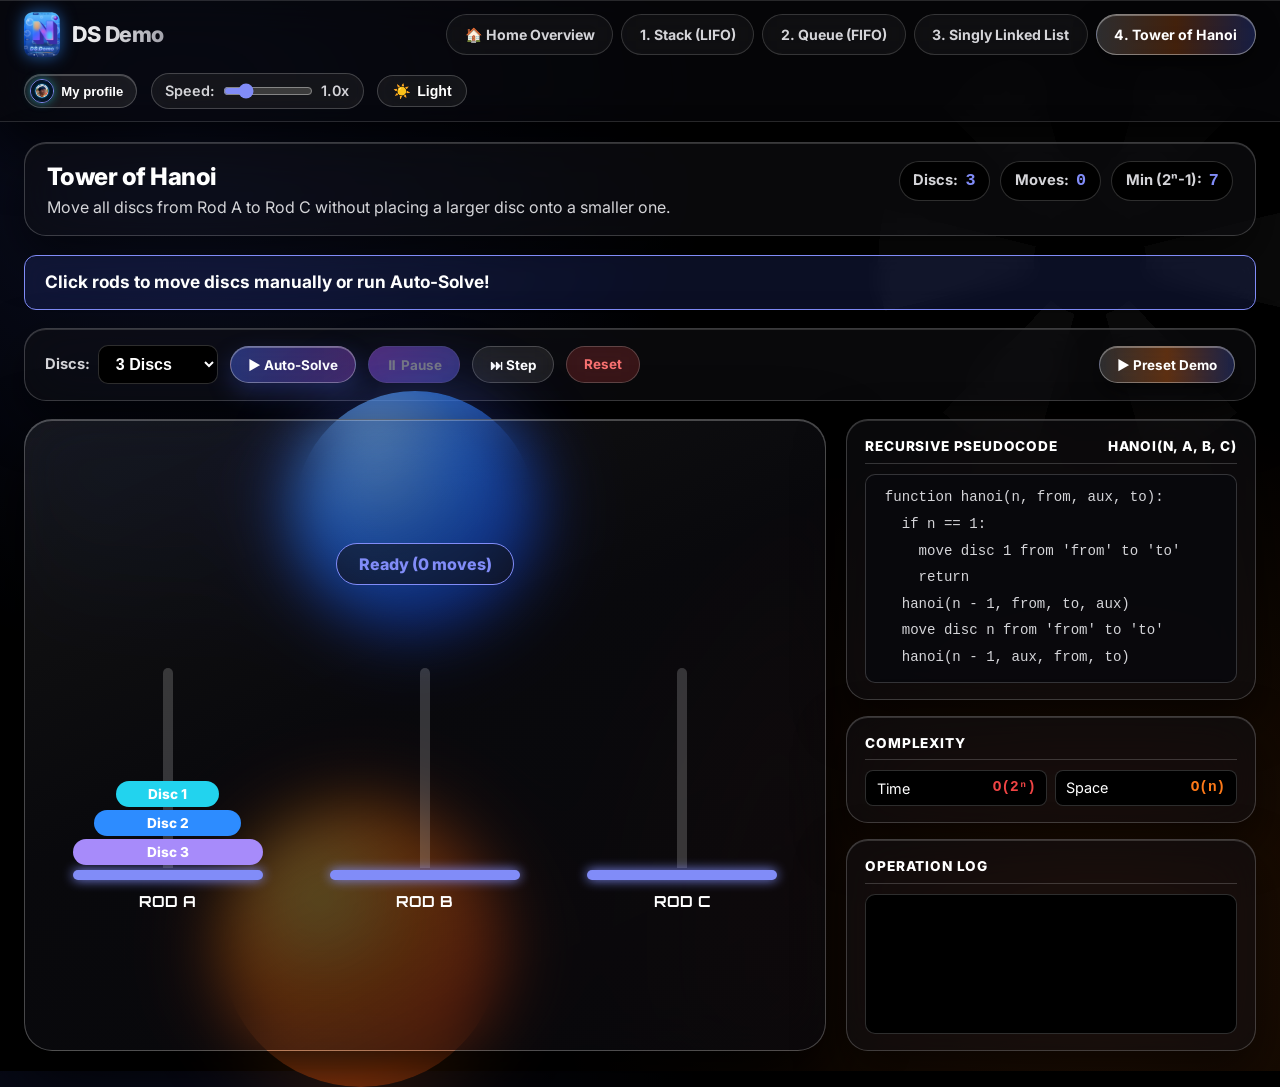
<file: hanoi.html>
<!DOCTYPE html>
<html lang="en" data-theme="dark">
<head>
  <meta charset="UTF-8">
  <meta name="viewport" content="width=device-width, initial-scale=1.0, viewport-fit=cover">
  <meta name="theme-color" content="#000000">
  <meta name="apple-mobile-web-app-capable" content="yes">
  <meta name="apple-mobile-web-app-status-bar-style" content="black-translucent">
  <meta name="apple-mobile-web-app-title" content="DS Demo">
  <meta name="application-name" content="DS Demo">
  <meta name="mobile-web-app-capable" content="yes">
  <link rel="icon" type="image/png" sizes="32x32" href="assets/icons/favicon-32.png?v=10">
  <link rel="icon" type="image/png" sizes="192x192" href="assets/icons/icon-192.png?v=10">
  <link rel="apple-touch-icon" sizes="180x180" href="assets/icons/apple-touch-icon.png?v=10">
  <link rel="manifest" href="manifest.json?v=10">
  <title>DS Demo — Interactive DSA Lab</title>
  <link rel="preconnect" href="https://fonts.googleapis.com">
  <link rel="preconnect" href="https://fonts.gstatic.com" crossorigin>
  <link href="https://fonts.googleapis.com/css2?family=Inter:wght@400;500;600;700;800&family=Orbitron:ital,wght@0,700;0,800;0,900;1,800;1,900&display=swap" rel="stylesheet">
  <style>
    /* ==========================================================================
       THEBITFORGE NEON-GLOW THEME PALETTE (Dark & Light Modes)
       ========================================================================== */
    :root[data-theme="dark"] {
      --bg-primary: #050816;
      --bg-secondary: rgba(10, 16, 48, 0.72);
      --bg-tertiary: rgba(22, 34, 82, 0.85);
      --bg-canvas: rgba(7, 11, 28, 0.88);
      --text-primary: #f8fafc;
      --text-secondary: #cbd5e1;
      --text-muted: #94a3b8;
      --border-color: rgba(45, 140, 255, 0.28);
      --accent-primary: #22d3ee;
      --accent-blue: #2d8cff;
      --accent-secondary: #a78bfa;
      --accent-orange: #ff7a18;
      --accent-hover: #0284c7;
      --success: #22c55e;
      --success-bg: rgba(34, 197, 94, 0.16);
      --warning: #ff7a18;
      --warning-bg: rgba(255, 122, 24, 0.18);
      --danger: #ef4444;
      --danger-bg: rgba(239, 68, 68, 0.2);
      --info-bg: rgba(34, 211, 238, 0.14);
      --node-bg: rgba(12, 20, 56, 0.9);
      --node-border: #22d3ee;
      --code-bg: #040711;
      --code-highlight: rgba(34, 211, 238, 0.25);
      --shadow: 0 10px 30px -5px rgba(0, 0, 0, 0.65), 0 0 25px rgba(45, 140, 255, 0.2);
    }

    :root[data-theme="light"] {
      --bg-primary: #f1f5f9;
      --bg-secondary: rgba(255, 255, 255, 0.9);
      --bg-tertiary: #e2e8f0;
      --bg-canvas: #f8fafc;
      --text-primary: #0f172a;
      --text-secondary: #334155;
      --text-muted: #64748b;
      --border-color: #cbd5e1;
      --accent-primary: #0284c7;
      --accent-blue: #2563eb;
      --accent-secondary: #7c3aed;
      --accent-orange: #ea580c;
      --accent-hover: #0369a1;
      --success: #16a34a;
      --success-bg: rgba(22, 163, 74, 0.12);
      --warning: #ea580c;
      --warning-bg: rgba(234, 88, 12, 0.12);
      --danger: #dc2626;
      --danger-bg: rgba(220, 38, 38, 0.12);
      --info-bg: rgba(2, 132, 199, 0.12);
      --node-bg: #ffffff;
      --node-border: #0284c7;
      --code-bg: #f1f5f9;
      --code-highlight: rgba(2, 132, 199, 0.22);
      --shadow: 0 10px 25px -5px rgba(15, 23, 42, 0.08);
    }

    * {
      box-sizing: border-box;
      margin: 0;
      padding: 0;
    }

    body {
      font-family: 'Inter', system-ui, -apple-system, sans-serif;
      background-color: var(--bg-primary);
      background-image:
        radial-gradient(circle at 12% 20%, rgba(45, 140, 255, 0.16) 0%, transparent 40%),
        radial-gradient(circle at 88% 25%, rgba(255, 122, 24, 0.14) 0%, transparent 40%),
        radial-gradient(rgba(34, 211, 238, 0.12) 1px, transparent 1px);
      background-size: 100% 100%, 100% 100%, 32px 32px;
      color: var(--text-primary);
      line-height: 1.5;
      font-size: 16px;
      min-height: 100vh;
      display: flex;
      flex-direction: column;
      transition: background-color 0.25s ease, color 0.25s ease;
    }

    header {
      background: var(--bg-secondary);
      backdrop-filter: blur(16px);
      -webkit-backdrop-filter: blur(16px);
      border-bottom: 1px solid var(--border-color);
      padding: 0.75rem 1.5rem;
      display: flex;
      flex-wrap: wrap;
      align-items: center;
      justify-content: space-between;
      gap: 1rem;
      position: sticky;
      top: 0;
      z-index: 100;
      box-shadow: var(--shadow);
    }

    .brand {
      display: flex;
      align-items: center;
      gap: 0.75rem;
      font-family: 'Orbitron', sans-serif;
      font-weight: 900;
      font-style: italic;
      font-size: 1.35rem;
      background: linear-gradient(92deg, var(--accent-primary) 0%, var(--accent-blue) 40%, var(--accent-secondary) 70%, var(--accent-orange) 100%);
      -webkit-background-clip: text;
      background-clip: text;
      color: transparent;
      filter: drop-shadow(0 0 14px rgba(34, 211, 238, 0.35));
    }

    .brand-badge {
      background: linear-gradient(135deg, var(--accent-blue), var(--accent-orange));
      color: #fff;
      padding: 0.25rem 0.65rem;
      border-radius: 8px;
      font-size: 0.78rem;
      font-style: normal;
      font-weight: 900;
      -webkit-text-fill-color: #ffffff;
    }

    nav.tabs {
      display: flex;
      gap: 0.5rem;
      flex-wrap: wrap;
    }

    .tab-btn {
      background: rgba(12, 18, 48, 0.45);
      color: var(--text-secondary);
      border: 1px solid var(--border-color);
      padding: 0.55rem 1.1rem;
      border-radius: 999px;
      font-family: 'Orbitron', sans-serif;
      font-size: 0.88rem;
      font-weight: 700;
      cursor: pointer;
      transition: all 0.25s ease;
    }

    .tab-btn:hover {
      border-color: var(--accent-primary);
      color: var(--text-primary);
      box-shadow: 0 0 15px rgba(34, 211, 238, 0.25);
    }

    .tab-btn.active {
      background: linear-gradient(135deg, rgba(45, 140, 255, 0.28), rgba(255, 122, 24, 0.22));
      color: #ffffff;
      border-color: var(--accent-primary);
      box-shadow: 0 0 20px rgba(34, 211, 238, 0.4);
    }

    .global-controls {
      display: flex;
      align-items: center;
      gap: 0.85rem;
    }

    .speed-control {
      display: flex;
      align-items: center;
      gap: 0.5rem;
      font-size: 0.9rem;
      font-weight: 600;
      color: var(--text-secondary);
      background: var(--bg-primary);
      padding: 0.4rem 0.85rem;
      border-radius: 999px;
      border: 1px solid var(--border-color);
    }

    .speed-control input[type="range"] {
      width: 90px;
      accent-color: var(--accent-primary);
      cursor: pointer;
    }

    .theme-btn {
      background: var(--bg-primary);
      color: var(--text-primary);
      border: 1px solid var(--border-color);
      padding: 0.45rem 0.9rem;
      border-radius: 999px;
      font-size: 0.88rem;
      font-weight: 700;
      cursor: pointer;
      display: flex;
      align-items: center;
      gap: 0.4rem;
      transition: all 0.2s ease;
      text-decoration: none;
    }

    .theme-btn:hover {
      border-color: var(--accent-orange);
      box-shadow: 0 0 15px rgba(255, 122, 24, 0.35);
    }

    main {
      flex: 1;
      max-width: 1600px;
      width: 100%;
      margin: 0 auto;
      padding: 1.25rem 1.5rem;
    }

    .demo-section {
      display: none;
      flex-direction: column;
      gap: 1.15rem;
      animation: fadeIn 0.25s ease;
    }

    .demo-section.active {
      display: flex;
    }

    @keyframes fadeIn {
      from { opacity: 0; transform: translateY(6px); }
      to { opacity: 1; transform: translateY(0); }
    }

    .demo-header {
      display: flex;
      flex-wrap: wrap;
      justify-content: space-between;
      align-items: baseline;
      gap: 1rem;
      background: var(--bg-secondary);
      backdrop-filter: blur(14px);
      padding: 1rem 1.35rem;
      border-radius: 16px;
      border: 1px solid var(--border-color);
      box-shadow: var(--shadow);
    }

    .demo-header h1 {
      font-family: 'Orbitron', sans-serif;
      font-size: 1.5rem;
      font-weight: 800;
      color: var(--accent-primary);
    }

    .demo-header p {
      font-size: 1rem;
      color: var(--text-secondary);
    }

    .stats-badges {
      display: flex;
      gap: 0.65rem;
      flex-wrap: wrap;
      margin-left: auto;
    }

    .stat-badge {
      background: var(--bg-primary);
      border: 1px solid var(--border-color);
      padding: 0.4rem 0.85rem;
      border-radius: 999px;
      font-size: 0.92rem;
      font-weight: 700;
      color: var(--text-secondary);
    }

    .stat-badge span {
      color: var(--accent-primary);
      font-family: ui-monospace, SFMono-Regular, monospace;
      font-size: 1.05rem;
      margin-left: 0.25rem;
    }

    .status-bar {
      padding: 0.85rem 1.25rem;
      border-radius: 12px;
      font-size: 1.08rem;
      font-weight: 700;
      display: flex;
      align-items: center;
      justify-content: space-between;
      border: 1px solid var(--border-color);
      background-color: var(--bg-secondary);
      backdrop-filter: blur(12px);
      transition: all 0.25s ease;
    }

    .status-bar.info { background-color: var(--info-bg); border-color: var(--accent-primary); }
    .status-bar.success { background-color: var(--success-bg); border-color: var(--success); }
    .status-bar.warning { background-color: var(--warning-bg); border-color: var(--warning); }
    .status-bar.error { background-color: var(--danger-bg); border-color: var(--danger); animation: shake 0.35s ease; }

    @keyframes shake {
      0%, 100% { transform: translateX(0); }
      25% { transform: translateX(-6px); }
      75% { transform: translateX(6px); }
    }

    .controls-panel {
      background: var(--bg-secondary);
      backdrop-filter: blur(14px);
      border: 1px solid var(--border-color);
      border-radius: 16px;
      padding: 1rem 1.25rem;
      display: flex;
      flex-wrap: wrap;
      align-items: center;
      gap: 0.75rem;
    }

    .input-group {
      display: flex;
      align-items: center;
      gap: 0.5rem;
    }

    .input-group label {
      font-weight: 700;
      font-size: 0.92rem;
      color: var(--text-secondary);
    }

    input[type="text"],
    input[type="number"],
    select {
      background: var(--bg-primary);
      color: var(--text-primary);
      border: 1px solid var(--border-color);
      padding: 0.55rem 0.8rem;
      border-radius: 10px;
      font-size: 1rem;
      font-weight: 600;
      width: 120px;
    }

    input[type="number"].small-input { width: 80px; }

    .btn {
      background: var(--bg-tertiary);
      color: var(--text-primary);
      border: 1px solid var(--border-color);
      padding: 0.6rem 1.05rem;
      border-radius: 999px;
      font-family: 'Orbitron', sans-serif;
      font-size: 0.84rem;
      font-weight: 700;
      cursor: pointer;
      transition: all 0.2s ease;
    }

    .btn:hover:not(:disabled) {
      transform: translateY(-2px);
      border-color: var(--accent-primary);
      box-shadow: 0 0 16px rgba(34, 211, 238, 0.35);
    }

    .btn:disabled { opacity: 0.45; cursor: not-allowed; }

    .btn-primary {
      background: linear-gradient(135deg, var(--accent-blue), var(--accent-primary));
      color: #fff;
      border: none;
      box-shadow: 0 0 18px rgba(45, 140, 255, 0.45);
    }

    .btn-secondary {
      background: linear-gradient(135deg, var(--accent-secondary), #6366f1);
      color: #fff;
      border: none;
    }

    .btn-danger {
      background: var(--danger-bg);
      color: #f87171;
      border-color: var(--danger);
    }

    .btn-demo {
      background: linear-gradient(135deg, var(--accent-orange), #ea580c);
      color: #fff;
      border: none;
      margin-left: auto;
      box-shadow: 0 0 20px rgba(255, 122, 24, 0.45);
    }

    .divider { width: 1px; height: 28px; background: var(--border-color); margin: 0 0.25rem; }

    .workspace-grid {
      display: grid;
      grid-template-columns: 1fr 410px;
      gap: 1.25rem;
      align-items: stretch;
    }

    @media (max-width: 1150px) {
      .workspace-grid { grid-template-columns: 1fr; }
    }

    .viz-canvas {
      background: var(--bg-canvas);
      border: 1px solid var(--border-color);
      border-radius: 18px;
      min-height: 450px;
      padding: 1.5rem;
      display: flex;
      flex-direction: column;
      align-items: center;
      justify-content: center;
      position: relative;
      overflow-x: auto;
      box-shadow: inset 0 0 35px rgba(45, 140, 255, 0.12), var(--shadow);
    }

    .side-panels { display: flex; flex-direction: column; gap: 1rem; }

    .panel {
      background: var(--bg-secondary);
      backdrop-filter: blur(14px);
      border: 1px solid var(--border-color);
      border-radius: 16px;
      padding: 1rem 1.15rem;
      display: flex;
      flex-direction: column;
      gap: 0.6rem;
    }

    .panel-title {
      font-family: 'Orbitron', sans-serif;
      font-size: 0.85rem;
      text-transform: uppercase;
      letter-spacing: 0.08em;
      color: var(--accent-primary);
      font-weight: 800;
      border-bottom: 1px solid var(--border-color);
      padding-bottom: 0.4rem;
      display: flex;
      justify-content: space-between;
    }

    .pseudocode {
      background: var(--code-bg);
      border-radius: 10px;
      padding: 0.65rem;
      font-family: ui-monospace, SFMono-Regular, monospace;
      font-size: 0.88rem;
      line-height: 1.55;
      overflow-x: auto;
      border: 1px solid var(--border-color);
    }

    .code-line { padding: 0.15rem 0.5rem; border-radius: 4px; white-space: pre; color: var(--text-secondary); }
    .code-line.active { background-color: var(--code-highlight); color: var(--text-primary); font-weight: 700; border-left: 3px solid var(--accent-primary); }

    .complexity-grid { display: grid; grid-template-columns: repeat(2, 1fr); gap: 0.45rem; font-size: 0.9rem; }
    .complexity-item { background: var(--bg-primary); padding: 0.4rem 0.65rem; border-radius: 8px; display: flex; justify-content: space-between; border: 1px solid var(--border-color); }
    .complexity-item strong { font-family: ui-monospace, monospace; color: var(--success); }
    .complexity-item strong.linear { color: var(--warning); }
    .complexity-item strong.exp { color: var(--danger); }

    .op-log {
      background: var(--bg-primary);
      border: 1px solid var(--border-color);
      border-radius: 10px;
      height: 140px;
      overflow-y: auto;
      padding: 0.55rem 0.75rem;
      font-family: ui-monospace, monospace;
      font-size: 0.86rem;
      display: flex;
      flex-direction: column;
      gap: 0.3rem;
    }

    .log-entry { padding: 0.2rem 0.4rem; border-radius: 4px; border-left: 3px solid var(--accent-primary); background: var(--bg-secondary); }
    .log-entry.error { border-left-color: var(--danger); color: var(--danger); }

    /* STACK */
    .stack-bucket {
      width: 200px;
      border-left: 4px solid var(--accent-primary);
      border-right: 4px solid var(--accent-primary);
      border-bottom: 5px solid var(--accent-primary);
      border-radius: 0 0 14px 14px;
      padding: 8px 12px;
      display: flex;
      flex-direction: column-reverse;
      gap: 6px;
      background: rgba(34, 211, 238, 0.04);
      box-shadow: 0 0 25px rgba(34, 211, 238, 0.2);
    }
    .stack-slot { height: 42px; width: 100%; border: 1px dashed var(--border-color); border-radius: 8px; display: flex; align-items: center; padding: 0 0.75rem; position: relative; font-size: 0.82rem; color: var(--text-muted); }
    .stack-element {
      position: absolute; inset: 0;
      background: linear-gradient(135deg, var(--accent-blue), var(--accent-secondary));
      color: #fff; font-weight: 800; font-size: 1.15rem; border-radius: 7px;
      display: flex; align-items: center; justify-content: center;
      box-shadow: 0 0 15px rgba(45, 140, 255, 0.45);
      transition: transform calc(0.4s / var(--speed-mult, 1)) ease, opacity calc(0.4s / var(--speed-mult, 1)) ease;
    }
    .stack-element.entering, .stack-element.leaving { transform: translateY(-130px) scale(0.9); opacity: 0; }
    .stack-element.peeking { background: linear-gradient(135deg, var(--accent-orange), #f59e0b); transform: scale(1.06); }
    .top-pointer-badge { position: absolute; right: -130px; background: var(--accent-orange); color: #fff; font-weight: 900; font-size: 0.86rem; padding: 0.2rem 0.6rem; border-radius: 6px; white-space: nowrap; }

    /* QUEUE */
    .queue-mode-toggle { display: inline-flex; background: var(--bg-primary); border: 1px solid var(--border-color); border-radius: 999px; overflow: hidden; }
    .queue-mode-btn { padding: 0.45rem 1rem; border: none; background: transparent; color: var(--text-secondary); font-weight: 700; cursor: pointer; font-size: 0.88rem; }
    .queue-mode-btn.active { background: var(--accent-primary); color: #050816; }
    .queue-track { display: flex; align-items: center; gap: 10px; padding: 2.5rem 1.25rem; border-top: 3px solid var(--accent-primary); border-bottom: 3px solid var(--accent-primary); border-radius: 12px; }
    .queue-track.circular-mode { border: 2px dashed var(--accent-orange); border-radius: 24px; }
    .queue-cell { width: 74px; height: 74px; border: 1px dashed var(--border-color); border-radius: 10px; display: flex; align-items: center; justify-content: center; position: relative; background: var(--bg-secondary); }
    .queue-cell-index { position: absolute; bottom: -24px; font-size: 0.8rem; font-family: monospace; color: var(--text-muted); }
    .queue-item { width: 100%; height: 100%; background: linear-gradient(135deg, var(--accent-blue), var(--accent-secondary)); color: #fff; font-weight: 800; font-size: 1.2rem; border-radius: 8px; display: flex; align-items: center; justify-content: center; transition: all calc(0.4s / var(--speed-mult, 1)) ease; }
    .queue-item.entering { transform: translateX(80px); opacity: 0; }
    .queue-item.leaving { transform: translateX(-80px); opacity: 0; }
    .queue-item.peeking { background: linear-gradient(135deg, var(--accent-orange), #f59e0b); }
    .q-pointer { position: absolute; font-size: 0.75rem; font-weight: 900; padding: 0.15rem 0.45rem; border-radius: 4px; white-space: nowrap; }
    .q-pointer.front-ptr { top: -32px; background: var(--success); color: #fff; }
    .q-pointer.rear-ptr { bottom: -48px; background: var(--accent-orange); color: #fff; }

    /* LINKED LIST */
    .sll-stage { display: flex; align-items: center; flex-wrap: wrap; gap: 0.4rem; width: 100%; padding: 2rem 1rem; }
    .sll-head-badge { background: var(--accent-secondary); color: #fff; font-weight: 900; padding: 0.45rem 0.8rem; border-radius: 8px; }
    .sll-node-wrapper { display: flex; align-items: center; position: relative; margin: 1.2rem 0; transition: all calc(0.35s / var(--speed-mult, 1)) ease; }
    .sll-node-wrapper.entering { transform: translateY(-40px); opacity: 0; }
    .sll-node-wrapper.leaving { transform: translateY(40px); opacity: 0; }
    .sll-node { display: flex; border: 2px solid var(--node-border); border-radius: 10px; overflow: hidden; background: var(--node-bg); }
    .sll-node.current { border-color: var(--accent-orange); box-shadow: 0 0 18px var(--accent-orange); }
    .sll-node.found { border-color: var(--success); box-shadow: 0 0 20px var(--success); }
    .sll-node-data { padding: 0.6rem 0.95rem; font-weight: 800; font-size: 1.15rem; border-right: 1px solid var(--border-color); }
    .sll-node-next { padding: 0.6rem; font-family: monospace; font-size: 0.82rem; color: var(--accent-primary); display: flex; align-items: center; }
    .sll-index-tag { position: absolute; bottom: -22px; left: 14px; font-size: 0.78rem; color: var(--text-muted); font-family: monospace; }
    .sll-ptr-tag { position: absolute; top: -30px; left: 8px; background: var(--accent-orange); color: #fff; font-size: 0.75rem; font-weight: 800; padding: 0.1rem 0.45rem; border-radius: 4px; white-space: nowrap; }
    .sll-arrow { font-size: 1.5rem; font-weight: 900; color: var(--accent-primary); margin: 0 0.3rem; }
    .sll-null { background: var(--bg-tertiary); color: var(--danger); border: 1px dashed var(--danger); padding: 0.45rem 0.75rem; border-radius: 8px; font-family: monospace; font-weight: 900; }

    /* HANOI */
    .hanoi-stage { display: flex; flex-direction: column; align-items: center; width: 100%; gap: 1.25rem; }
    .hanoi-move-banner { background: var(--bg-secondary); border: 1px solid var(--accent-primary); padding: 0.5rem 1.35rem; border-radius: 999px; font-weight: 800; color: var(--accent-primary); }
    .hanoi-rods-area { display: grid; grid-template-columns: repeat(3, 1fr); gap: 1.25rem; width: 100%; max-width: 880px; padding-top: 2rem; }
    .hanoi-rod-column { display: flex; flex-direction: column; align-items: center; cursor: pointer; padding: 0.75rem; border-radius: 14px; border: 1px solid transparent; }
    .hanoi-rod-column.selected { background: rgba(34, 211, 238, 0.1); border-color: var(--accent-primary); }
    .hanoi-peg-container { width: 100%; height: 230px; display: flex; flex-direction: column-reverse; align-items: center; position: relative; padding-bottom: 12px; }
    .hanoi-peg-pole { position: absolute; bottom: 12px; width: 10px; height: 200px; background: var(--border-color); border-radius: 5px 5px 0 0; }
    .hanoi-peg-base { position: absolute; bottom: 0; width: 90%; height: 10px; background: var(--accent-primary); border-radius: 5px; box-shadow: 0 0 12px var(--accent-primary); }
    .hanoi-disc { height: 26px; border-radius: 13px; z-index: 3; display: flex; align-items: center; justify-content: center; color: #fff; font-weight: 800; font-size: 0.85rem; margin-bottom: 3px; transition: transform calc(0.3s / var(--speed-mult, 1)) ease; }
    .hanoi-disc.lifted { transform: translateY(-40px) scale(1.05); outline: 2px solid #fff; }
    .hanoi-rod-label { margin-top: 0.65rem; font-family: 'Orbitron', sans-serif; font-weight: 700; font-size: 0.95rem; }
      /* CREATOR PROFILE MODAL */
    .profile-btn-avatar {
      width: 24px;
      height: 24px;
      border-radius: 50%;
      object-fit: cover;
      border: 1.5px solid var(--accent-primary, #22d3ee);
      box-shadow: 0 0 8px rgba(34, 211, 238, 0.5);
      flex-shrink: 0;
    }
    .creator-corner-badge {
      display: inline-flex;
      align-items: center;
      gap: 0.45rem;
      padding: 0.25rem 0.8rem 0.25rem 0.32rem;
      border-radius: 999px;
      background: rgba(167, 139, 250, 0.16);
      border: 1px solid rgba(167, 139, 250, 0.55);
      color: var(--text-primary, #f8fafc);
      font-size: 0.82rem;
      font-weight: 800;
      white-space: nowrap;
      cursor: pointer;
      transition: all 0.25s ease;
      user-select: none;
    }
    .creator-corner-badge:hover {
      transform: translateY(-1px) scale(1.03);
      background: rgba(167, 139, 250, 0.28);
      border-color: var(--accent-primary, #22d3ee);
      box-shadow: 0 0 18px rgba(34, 211, 238, 0.4);
    }
    .profile-modal-backdrop {
      position: fixed; inset: 0; z-index: 2100;
      background: rgba(3, 7, 20, 0.82);
      backdrop-filter: blur(12px); -webkit-backdrop-filter: blur(12px);
      display: flex; align-items: center; justify-content: center;
      padding: 1.25rem;
    }
    .profile-modal-backdrop[hidden] { display: none !important; }
    .profile-modal-card {
      position: relative; width: 100%; max-width: 480px;
      background: linear-gradient(165deg, rgba(14, 22, 54, 0.95), rgba(7, 11, 30, 0.98));
      border: 1.5px solid rgba(34, 211, 238, 0.55);
      border-radius: 24px; padding: 2.2rem 1.8rem 1.9rem;
      box-shadow: 0 20px 50px rgba(0, 0, 0, 0.75), 0 0 35px rgba(45, 140, 255, 0.35);
      text-align: center;
    }
    .profile-modal-close {
      position: absolute; top: 1rem; right: 1rem;
      width: 36px; height: 36px; border-radius: 50%;
      border: 1px solid var(--border-color); background: var(--bg-tertiary);
      color: var(--text-primary); font-size: 1.1rem; font-weight: 800;
      cursor: pointer; display: flex; align-items: center; justify-content: center;
    }
    .profile-avatar-wrapper { margin: 0 auto 1.2rem; width: 154px; height: 154px; }
    .profile-avatar-img {
      width: 100%; height: 100%; object-fit: cover; border-radius: 50%;
      box-shadow: 0 0 28px rgba(34, 211, 238, 0.65), 0 0 50px rgba(45, 140, 255, 0.4);
    }
    .profile-tag-pill {
      display: inline-block;
      background: linear-gradient(135deg, rgba(45, 140, 255, 0.2), rgba(34, 211, 238, 0.2));
      border: 1px solid var(--accent-primary, #22d3ee);
      color: var(--accent-primary, #22d3ee);
      font-size: 0.92rem; font-weight: 800; letter-spacing: 0.04em;
      text-transform: uppercase; padding: 0.35rem 1rem; border-radius: 999px;
      margin-bottom: 1.1rem; box-shadow: 0 0 15px rgba(34, 211, 238, 0.3);
    }
    .profile-details-list {
      display: flex; flex-direction: column; gap: 0.85rem; text-align: left;
      background: rgba(255, 255, 255, 0.035);
      border: 1px solid var(--border-color); border-radius: 16px;
      padding: 1.25rem 1.4rem;
    }
    .profile-detail-item {
      display: flex; flex-direction: column; gap: 0.18rem;
      border-bottom: 1px dashed rgba(255, 255, 255, 0.08); padding-bottom: 0.65rem;
    }
    .profile-detail-item:last-child { border-bottom: none; padding-bottom: 0; }
    .profile-label { font-size: 0.78rem; font-weight: 700; color: var(--text-muted); text-transform: uppercase; letter-spacing: 0.05em; }
    .profile-val { font-size: 1.05rem; font-weight: 800; color: var(--text-primary); line-height: 1.35; }
    .profile-val.highlight-name {
      color: #ffffff; font-size: 1.2rem;
      background: linear-gradient(90deg, #ffffff, var(--accent-primary, #22d3ee));
      -webkit-background-clip: text; background-clip: text; -webkit-text-fill-color: transparent;
    }
    .profile-val.guidance-val { color: var(--accent-orange, #ff7a18); font-size: 1.08rem; }

    /* ==========================================================================
       OBSIDIAN FROSTED GLASS + 3D AMBIENT ORBS UI (Unified Across All Pages)
       ========================================================================== */
    :root[data-theme="dark"] {
      --bg-primary: #000000;
      --bg-secondary: rgba(16, 16, 20, 0.56);
      --bg-tertiary: rgba(255, 255, 255, 0.08);
      --bg-canvas: rgba(18, 18, 24, 0.52);
      --text-primary: #ffffff;
      --text-secondary: #d4d4d8;
      --text-muted: #a1a1aa;
      --border-color: rgba(255, 255, 255, 0.18);
      --accent-primary: #818cf8;
      --accent-blue: #4f6cff;
      --accent-secondary: #a855f7;
      --accent-orange: #f97316;
      --accent-hover: #6366f1;
      --info-bg: rgba(79, 108, 255, 0.14);
      --node-bg: rgba(14, 14, 20, 0.88);
      --node-border: rgba(255, 255, 255, 0.34);
      --code-bg: rgba(9, 9, 13, 0.88);
      --code-highlight: rgba(249, 115, 22, 0.22);
      --shadow: 0 24px 60px rgba(0, 0, 0, 0.82), inset 0 1px 0 rgba(255, 255, 255, 0.14);
    }

    :root[data-theme="dark"] body {
      background-color: #000000;
      background-image:
        radial-gradient(circle at 14% 12%, rgba(79, 108, 255, 0.14) 0%, transparent 38%),
        radial-gradient(circle at 86% 88%, rgba(249, 115, 22, 0.14) 0%, transparent 40%);
      background-size: 100% 100%, 100% 100%;
    }

    body {
      position: relative;
      overflow-x: hidden;
    }

    /* Subtle Geometric 6-Arm Starburst Watermark */
    body::before {
      content: "";
      position: fixed;
      top: 40px;
      right: -30px;
      width: 440px;
      height: 440px;
      pointer-events: none;
      z-index: 0;
      opacity: 0.04;
      background: conic-gradient(
        from 0deg,
        transparent 0deg 16deg, #fff 16deg 44deg, transparent 44deg 76deg,
        #fff 76deg 104deg, transparent 104deg 136deg, #fff 136deg 164deg,
        transparent 164deg 196deg, #fff 196deg 224deg, transparent 224deg 256deg,
        #fff 256deg 284deg, transparent 284deg 316deg, #fff 316deg 344deg,
        transparent 344deg 360deg
      );
      -webkit-mask: radial-gradient(circle, transparent 0 18%, #000 18% 68%, transparent 68%);
      mask: radial-gradient(circle, transparent 0 18%, #000 18% 68%, transparent 68%);
    }

    :root[data-theme="light"] body::before {
      opacity: 0.03;
      filter: invert(1);
    }

    header, main {
      position: relative;
      z-index: 1;
    }

    :root[data-theme="dark"] header {
      background: rgba(8, 8, 10, 0.72);
      backdrop-filter: blur(22px) saturate(140%);
      -webkit-backdrop-filter: blur(22px) saturate(140%);
      border-bottom: 1px solid rgba(255, 255, 255, 0.14);
    }

    .brand {
      font-family: 'Inter', system-ui, sans-serif;
      font-style: normal;
      font-weight: 800;
      letter-spacing: -0.02em;
      background: linear-gradient(95deg, #ffffff 0%, #e4e4e7 55%, #a1a1aa 100%);
      -webkit-background-clip: text;
      background-clip: text;
      color: transparent;
      filter: none;
    }

    .tab-btn {
      font-family: 'Inter', system-ui, sans-serif;
      background: rgba(255, 255, 255, 0.04);
      backdrop-filter: blur(12px);
      -webkit-backdrop-filter: blur(12px);
      border: 1px solid rgba(255, 255, 255, 0.16);
      font-weight: 700;
    }

    .tab-btn:hover {
      border-color: rgba(255, 255, 255, 0.45);
      box-shadow: 0 4px 16px rgba(0, 0, 0, 0.4);
    }

    .tab-btn.active {
      background: linear-gradient(90deg, rgba(255, 255, 255, 0.16), rgba(249, 115, 22, 0.25), rgba(79, 108, 255, 0.24));
      color: #ffffff;
      border-color: rgba(255, 255, 255, 0.4);
      box-shadow: inset 0 1px 0 rgba(255, 255, 255, 0.32), 0 8px 22px rgba(0, 0, 0, 0.5);
    }

    .speed-control,
    .theme-btn {
      background: rgba(255, 255, 255, 0.06);
      backdrop-filter: blur(14px);
      -webkit-backdrop-filter: blur(14px);
      border: 1px solid rgba(255, 255, 255, 0.2);
    }

    .demo-header,
    .controls-panel,
    .panel {
      backdrop-filter: blur(24px) saturate(145%);
      -webkit-backdrop-filter: blur(24px) saturate(145%);
      border-radius: 22px;
      border: 1px solid rgba(255, 255, 255, 0.2);
      box-shadow: 0 20px 48px rgba(0, 0, 0, 0.55), inset 0 1px 0 rgba(255, 255, 255, 0.16);
    }

    .demo-header h1 {
      font-family: 'Inter', system-ui, sans-serif;
      font-weight: 800;
      letter-spacing: -0.02em;
      color: var(--text-primary);
    }

    .panel-title {
      font-family: 'Inter', system-ui, sans-serif;
      font-weight: 800;
      letter-spacing: 0.06em;
      color: var(--text-primary);
    }

    .btn {
      font-family: 'Inter', system-ui, sans-serif;
      font-weight: 700;
      border: 1px solid rgba(255, 255, 255, 0.2);
      backdrop-filter: blur(12px);
      -webkit-backdrop-filter: blur(12px);
    }

    .btn:hover:not(:disabled) {
      border-color: rgba(255, 255, 255, 0.48);
      box-shadow: 0 8px 22px rgba(0, 0, 0, 0.55);
    }

    .btn-primary {
      background: linear-gradient(90deg, rgba(79, 108, 255, 0.42), rgba(168, 85, 247, 0.35));
      border: 1px solid rgba(255, 255, 255, 0.34);
      box-shadow: inset 0 1px 0 rgba(255, 255, 255, 0.28), 0 10px 24px rgba(79, 108, 255, 0.25);
    }

    .btn-demo {
      background: linear-gradient(90deg, rgba(255, 255, 255, 0.14), rgba(249, 115, 22, 0.34), rgba(79, 108, 255, 0.24));
      border: 1px solid rgba(255, 255, 255, 0.34);
      box-shadow: inset 0 1px 0 rgba(255, 255, 255, 0.32), 0 10px 28px rgba(0, 0, 0, 0.55);
    }

    /* 3D Glowing Orbs Refracting Through Frosted Smoked-Glass Visualizer Canvas */
    .workspace-grid {
      position: relative;
      isolation: isolate;
    }

    .workspace-grid::before,
    .workspace-grid::after {
      content: "";
      position: absolute;
      border-radius: 50%;
      pointer-events: none;
      z-index: 0;
    }

    .workspace-grid::before {
      width: 240px;
      height: 240px;
      top: -28px;
      left: 22%;
      background: radial-gradient(circle at 34% 28%, #93c5fd 0%, #3b82f6 38%, #1d4ed8 74%, #0c1445 100%);
      box-shadow: 0 0 80px rgba(79, 108, 255, 0.55);
      opacity: 0.72;
    }

    .workspace-grid::after {
      width: 280px;
      height: 280px;
      bottom: -36px;
      left: 16%;
      background: radial-gradient(circle at 35% 32%, #fef08a 0%, #fb923c 34%, #ea580c 70%, #7c2d12 100%);
      box-shadow: 0 0 90px rgba(249, 115, 22, 0.52);
      opacity: 0.74;
    }

    :root[data-theme="light"] .workspace-grid::before,
    :root[data-theme="light"] .workspace-grid::after {
      opacity: 0.22;
    }

    .viz-canvas,
    .side-panels {
      position: relative;
      z-index: 1;
    }

    :root[data-theme="dark"] .viz-canvas {
      background: linear-gradient(155deg, rgba(255, 255, 255, 0.08) 0%, rgba(16, 16, 22, 0.56) 45%, rgba(10, 10, 14, 0.74) 100%);
      backdrop-filter: blur(28px) saturate(150%);
      -webkit-backdrop-filter: blur(28px) saturate(150%);
      border: 1px solid rgba(255, 255, 255, 0.26);
      border-radius: 28px;
      box-shadow: 0 30px 70px rgba(0, 0, 0, 0.85), inset 0 1px 0 rgba(255, 255, 255, 0.25);
    }

    :root[data-theme="dark"] .profile-modal-card {
      background: linear-gradient(155deg, rgba(255, 255, 255, 0.09) 0%, rgba(16, 16, 22, 0.72) 50%, rgba(10, 10, 14, 0.86) 100%);
      backdrop-filter: blur(28px) saturate(150%);
      -webkit-backdrop-filter: blur(28px) saturate(150%);
      border: 1px solid rgba(255, 255, 255, 0.28);
      border-radius: 28px;
      box-shadow: 0 32px 72px rgba(0, 0, 0, 0.9), inset 0 1px 0 rgba(255, 255, 255, 0.26);
    }

    .creator-corner-badge {
      background: rgba(255, 255, 255, 0.08);
      backdrop-filter: blur(14px);
      -webkit-backdrop-filter: blur(14px);
      border: 1px solid rgba(255, 255, 255, 0.22);
      box-shadow: inset 0 1px 0 rgba(255, 255, 255, 0.22);
    }

    .profile-val {
      font-family: 'Inter', system-ui, sans-serif;
    }

    @media (max-width: 720px) {
      .workspace-grid::before {
        width: 170px;
        height: 170px;
        left: 14%;
      }
      .workspace-grid::after {
        width: 210px;
        height: 210px;
        left: 10%;
      }
    }
  </style>
</head>
<body>
  <header>
    <div class="brand">
      <img src="assets/icons/app-icon.png?v=10" alt="DS Demo App Icon" style="width:36px;height:45px;object-fit:contain;border-radius:8px;filter:drop-shadow(0 0 8px rgba(45,140,255,0.6));">
      <span>DS Demo</span>
    </div>

    <nav class="tabs" role="tablist" aria-label="Data Structure Demos">
      <a class="tab-btn" href="index.html" style="text-decoration:none;">🏠 Home Overview</a>
      <button class="tab-btn active" role="tab" aria-selected="true" id="tab-stack" onclick="switchTab('stack')">1. Stack (LIFO)</button>
      <button class="tab-btn" role="tab" aria-selected="false" id="tab-queue" onclick="switchTab('queue')">2. Queue (FIFO)</button>
      <button class="tab-btn" role="tab" aria-selected="false" id="tab-sll" onclick="switchTab('sll')">3. Singly Linked List</button>
      <button class="tab-btn" role="tab" aria-selected="false" id="tab-hanoi" onclick="switchTab('hanoi')">4. Tower of Hanoi</button>
    </nav>

    <div class="global-controls">
      <button type="button" class="creator-corner-badge open-profile-modal" title="View Naveen K Profile"><img src="assets/profile/naveen-profile.png" alt="My Profile Photo" class="profile-btn-avatar"><span>My profile</span></button>
      <div class="speed-control">
        <label for="speed-slider">Speed:</label>
        <input type="range" id="speed-slider" min="0.5" max="3" step="0.25" value="1" oninput="updateSpeed(this.value)">
        <span id="speed-label">1.0x</span>
      </div>
      <button class="theme-btn" id="theme-toggle" onclick="toggleTheme()">
        <span id="theme-icon">☀️</span> <span id="theme-text">Light</span>
      </button>
    </div>
  </header>

  <main>
    <!-- 1. STACK -->
    <section id="sec-stack" class="demo-section active">
      <div class="demo-header">
        <div>
          <h1>Stack (Last-In, First-Out)</h1>
          <p>Elements are pushed and popped exclusively from the TOP end.</p>
        </div>
        <div class="stats-badges">
          <div class="stat-badge">TOP: <span id="stack-top-stat">-1</span></div>
          <div class="stat-badge">Size: <span id="stack-size-stat">0 / 8</span></div>
        </div>
      </div>
      <div id="stack-status" class="status-bar info"><span>Ready! Enter a value and click Push, or run the Preset Demo.</span></div>
      <div class="controls-panel">
        <div class="input-group">
          <label for="stack-input">Value:</label>
          <input type="text" id="stack-input" placeholder="e.g. 42" maxlength="8">
        </div>
        <button class="btn btn-primary" onclick="stackViz.push()">Push(val)</button>
        <button class="btn btn-secondary" onclick="stackViz.pop()">Pop()</button>
        <button class="btn" onclick="stackViz.peek()">Peek()</button>
        <button class="btn" onclick="stackViz.isEmpty()">isEmpty()</button>
        <button class="btn" onclick="stackViz.isFull()">isFull()</button>
        <div class="divider"></div>
        <div class="input-group">
          <label for="stack-cap-input">Cap:</label>
          <input type="number" id="stack-cap-input" class="small-input" min="3" max="12" value="8" onchange="stackViz.setCapacity(this.value)">
        </div>
        <button class="btn btn-danger" onclick="stackViz.clear()">Clear</button>
        <button class="btn btn-demo" onclick="stackViz.runDemo()">▶ Preset Demo</button>
      </div>
      <div class="workspace-grid">
        <div class="viz-canvas">
          <div id="stack-bucket" class="stack-bucket"></div>
        </div>
        <div class="side-panels">
          <div class="panel">
            <div class="panel-title"><span>Pseudocode</span><span id="stack-op-name">Idle</span></div>
            <div id="stack-code" class="pseudocode"><div class="code-line">// Select an operation</div></div>
          </div>
          <div class="panel">
            <div class="panel-title">Time Complexity</div>
            <div class="complexity-grid">
              <div class="complexity-item"><span>Push</span><strong>O(1)</strong></div>
              <div class="complexity-item"><span>Pop</span><strong>O(1)</strong></div>
              <div class="complexity-item"><span>Peek</span><strong>O(1)</strong></div>
              <div class="complexity-item"><span>isEmpty/Full</span><strong>O(1)</strong></div>
            </div>
          </div>
          <div class="panel">
            <div class="panel-title">Operation Log</div>
            <div id="stack-log" class="op-log"></div>
          </div>
        </div>
      </div>
    </section>

    <!-- 2. QUEUE -->
    <section id="sec-queue" class="demo-section">
      <div class="demo-header">
        <div>
          <h1>Queue (First-In, First-Out)</h1>
          <p>Elements enter at REAR (enqueue) and leave from FRONT (dequeue).</p>
        </div>
        <div class="stats-badges">
          <div class="stat-badge">Mode: <span id="queue-mode-stat">Simple</span></div>
          <div class="stat-badge">FRONT: <span id="queue-front-stat">-1</span></div>
          <div class="stat-badge">REAR: <span id="queue-rear-stat">-1</span></div>
          <div class="stat-badge">Size: <span id="queue-size-stat">0 / 8</span></div>
        </div>
      </div>
      <div id="queue-status" class="status-bar info"><span>Ready! Enqueue elements or toggle Simple / Circular Queue.</span></div>
      <div class="controls-panel">
        <div class="queue-mode-toggle">
          <button id="q-mode-simple" class="queue-mode-btn active" onclick="queueViz.setMode('simple')">Simple</button>
          <button id="q-mode-circular" class="queue-mode-btn" onclick="queueViz.setMode('circular')">Circular</button>
        </div>
        <div class="input-group">
          <label for="queue-input">Value:</label>
          <input type="text" id="queue-input" placeholder="e.g. A1" maxlength="8">
        </div>
        <button class="btn btn-primary" onclick="queueViz.enqueue()">Enqueue</button>
        <button class="btn btn-secondary" onclick="queueViz.dequeue()">Dequeue</button>
        <button class="btn" onclick="queueViz.peek()">Peek</button>
        <button class="btn" onclick="queueViz.isEmpty()">isEmpty</button>
        <button class="btn" onclick="queueViz.isFull()">isFull</button>
        <button class="btn btn-danger" onclick="queueViz.clear()">Clear</button>
        <button class="btn btn-demo" onclick="queueViz.runDemo()">▶ Preset Demo</button>
      </div>
      <div class="workspace-grid">
        <div class="viz-canvas">
          <div id="queue-wrap-hint" style="display:none; color:var(--accent-orange); margin-bottom:1rem; font-weight:700;">↻ Circular Modulo Wrap-Around Active</div>
          <div id="queue-track" class="queue-track"></div>
        </div>
        <div class="side-panels">
          <div class="panel">
            <div class="panel-title"><span>Pseudocode</span><span id="queue-op-name">Idle</span></div>
            <div id="queue-code" class="pseudocode"><div class="code-line">// Select an operation</div></div>
          </div>
          <div class="panel">
            <div class="panel-title">Time Complexity</div>
            <div class="complexity-grid">
              <div class="complexity-item"><span>Enqueue</span><strong>O(1)</strong></div>
              <div class="complexity-item"><span>Dequeue</span><strong>O(1)</strong></div>
              <div class="complexity-item"><span>Peek</span><strong>O(1)</strong></div>
              <div class="complexity-item"><span>isEmpty/Full</span><strong>O(1)</strong></div>
            </div>
          </div>
          <div class="panel">
            <div class="panel-title">Operation Log</div>
            <div id="queue-log" class="op-log"></div>
          </div>
        </div>
      </div>
    </section>

    <!-- 3. SINGLY LINKED LIST -->
    <section id="sec-sll" class="demo-section">
      <div class="demo-header">
        <div>
          <h1>Singly Linked List</h1>
          <p>Dynamic nodes with a data field and next pointer terminated by NULL.</p>
        </div>
        <div class="stats-badges">
          <div class="stat-badge">HEAD: <span id="sll-head-stat">NULL</span></div>
          <div class="stat-badge">Length: <span id="sll-len-stat">0</span></div>
        </div>
      </div>
      <div id="sll-status" class="status-bar info"><span>Ready! Insert, Delete, Search, Traverse, or Reverse nodes.</span></div>
      <div class="controls-panel">
        <div class="input-group">
          <label for="sll-val-input">Val:</label>
          <input type="text" id="sll-val-input" placeholder="25" maxlength="6">
        </div>
        <div class="input-group">
          <label for="sll-pos-input">Pos:</label>
          <input type="number" id="sll-pos-input" class="small-input" min="0" max="20" value="1">
        </div>
        <button class="btn btn-primary" onclick="sllViz.insertHead()">Ins Head</button>
        <button class="btn btn-primary" onclick="sllViz.insertTail()">Ins Tail</button>
        <button class="btn btn-primary" onclick="sllViz.insertAtPos()">Ins @ Pos</button>
        <button class="btn btn-secondary" onclick="sllViz.deleteHead()">Del Head</button>
        <button class="btn btn-secondary" onclick="sllViz.deleteTail()">Del Tail</button>
        <button class="btn btn-secondary" onclick="sllViz.deleteByValue()">Del Val</button>
        <button class="btn" onclick="sllViz.searchByValue()">Search</button>
        <button class="btn" onclick="sllViz.traverse()">Traverse</button>
        <button class="btn" onclick="sllViz.reverse()">Reverse</button>
        <button class="btn btn-danger" onclick="sllViz.clear()">Clear</button>
        <button class="btn btn-demo" onclick="sllViz.runDemo()">▶ Preset Demo</button>
      </div>
      <div class="workspace-grid">
        <div class="viz-canvas"><div id="sll-stage" class="sll-stage"></div></div>
        <div class="side-panels">
          <div class="panel">
            <div class="panel-title"><span>Pseudocode</span><span id="sll-op-name">Idle</span></div>
            <div id="sll-code" class="pseudocode"><div class="code-line">// Select an operation</div></div>
          </div>
          <div class="panel">
            <div class="panel-title">Time Complexity</div>
            <div class="complexity-grid">
              <div class="complexity-item"><span>Ins/Del Head</span><strong>O(1)</strong></div>
              <div class="complexity-item"><span>Ins/Del Tail</span><strong class="linear">O(n)</strong></div>
              <div class="complexity-item"><span>Search</span><strong class="linear">O(n)</strong></div>
              <div class="complexity-item"><span>Reverse</span><strong class="linear">O(n)</strong></div>
            </div>
          </div>
          <div class="panel">
            <div class="panel-title">Operation Log</div>
            <div id="sll-log" class="op-log"></div>
          </div>
        </div>
      </div>
    </section>

    <!-- 4. TOWER OF HANOI -->
    <section id="sec-hanoi" class="demo-section">
      <div class="demo-header">
        <div>
          <h1>Tower of Hanoi</h1>
          <p>Move all discs from Rod A to Rod C without placing a larger disc onto a smaller one.</p>
        </div>
        <div class="stats-badges">
          <div class="stat-badge">Discs: <span id="hanoi-n-stat">3</span></div>
          <div class="stat-badge">Moves: <span id="hanoi-moves-stat">0</span></div>
          <div class="stat-badge">Min (2ⁿ-1): <span id="hanoi-min-stat">7</span></div>
        </div>
      </div>
      <div id="hanoi-status" class="status-bar info"><span>Click rods to move discs manually or run Auto-Solve!</span></div>
      <div class="controls-panel">
        <div class="input-group">
          <label for="hanoi-discs-select">Discs:</label>
          <select id="hanoi-discs-select" onchange="hanoiViz.changeDiscs(this.value)">
            <option value="3" selected>3 Discs</option>
            <option value="4">4 Discs</option>
            <option value="5">5 Discs</option>
            <option value="6">6 Discs</option>
            <option value="7">7 Discs</option>
          </select>
        </div>
        <button class="btn btn-primary" id="hanoi-play-btn" onclick="hanoiViz.playAuto()">▶ Auto-Solve</button>
        <button class="btn btn-secondary" id="hanoi-pause-btn" onclick="hanoiViz.pauseAuto()" disabled>⏸ Pause</button>
        <button class="btn" id="hanoi-step-btn" onclick="hanoiViz.stepAuto()">⏭ Step</button>
        <button class="btn btn-danger" onclick="hanoiViz.reset()">Reset</button>
        <button class="btn btn-demo" onclick="hanoiViz.runDemo()">▶ Preset Demo</button>
      </div>
      <div class="workspace-grid">
        <div class="viz-canvas">
          <div class="hanoi-stage">
            <div id="hanoi-move-banner" class="hanoi-move-banner">Ready</div>
            <div class="hanoi-rods-area">
              <div class="hanoi-rod-column" id="hanoi-col-A" onclick="hanoiViz.handleRodClick('A')">
                <div class="hanoi-peg-container" id="hanoi-peg-A"><div class="hanoi-peg-pole"></div><div class="hanoi-peg-base"></div></div>
                <div class="hanoi-rod-label">ROD A</div>
              </div>
              <div class="hanoi-rod-column" id="hanoi-col-B" onclick="hanoiViz.handleRodClick('B')">
                <div class="hanoi-peg-container" id="hanoi-peg-B"><div class="hanoi-peg-pole"></div><div class="hanoi-peg-base"></div></div>
                <div class="hanoi-rod-label">ROD B</div>
              </div>
              <div class="hanoi-rod-column" id="hanoi-col-C" onclick="hanoiViz.handleRodClick('C')">
                <div class="hanoi-peg-container" id="hanoi-peg-C"><div class="hanoi-peg-pole"></div><div class="hanoi-peg-base"></div></div>
                <div class="hanoi-rod-label">ROD C</div>
              </div>
            </div>
          </div>
        </div>
        <div class="side-panels">
          <div class="panel">
            <div class="panel-title"><span>Recursive Pseudocode</span><span>hanoi(n, A, B, C)</span></div>
            <div id="hanoi-code" class="pseudocode">
              <div class="code-line" id="hc-0">function hanoi(n, from, aux, to):</div>
              <div class="code-line" id="hc-1">  if n == 1:</div>
              <div class="code-line" id="hc-2">    move disc 1 from 'from' to 'to'</div>
              <div class="code-line" id="hc-3">    return</div>
              <div class="code-line" id="hc-4">  hanoi(n - 1, from, to, aux)</div>
              <div class="code-line" id="hc-5">  move disc n from 'from' to 'to'</div>
              <div class="code-line" id="hc-6">  hanoi(n - 1, aux, from, to)</div>
            </div>
          </div>
          <div class="panel">
            <div class="panel-title">Complexity</div>
            <div class="complexity-grid">
              <div class="complexity-item"><span>Time</span><strong class="exp">O(2ⁿ)</strong></div>
              <div class="complexity-item"><span>Space</span><strong class="linear">O(n)</strong></div>
            </div>
          </div>
          <div class="panel">
            <div class="panel-title">Operation Log</div>
            <div id="hanoi-log" class="op-log"></div>
          </div>
        </div>
      </div>
    </section>
  </main>

  <script>
    let speedMultiplier = 1.0;
    function updateSpeed(val) {
      speedMultiplier = parseFloat(val);
      document.getElementById('speed-label').textContent = speedMultiplier + 'x';
      document.documentElement.style.setProperty('--speed-mult', speedMultiplier);
    }
    function sleep(ms) { return new Promise(r => setTimeout(r, ms / speedMultiplier)); }
    function toggleTheme() {
      const root = document.documentElement;
      const next = root.getAttribute('data-theme') === 'dark' ? 'light' : 'dark';
      root.setAttribute('data-theme', next);
      document.getElementById('theme-icon').textContent = next === 'dark' ? '☀️' : '🌙';
      document.getElementById('theme-text').textContent = next === 'dark' ? 'Light' : 'Dark';
    }
    function switchTab(tabId) {
      ['stack', 'queue', 'sll', 'hanoi'].forEach(t => {
        document.getElementById('tab-' + t).classList.toggle('active', t === tabId);
        document.getElementById('sec-' + t).classList.toggle('active', t === tabId);
      });
    }
    function setStatus(prefix, msg, type = 'info') {
      const bar = document.getElementById(`${prefix}-status`);
      bar.className = `status-bar ${type}`;
      bar.innerHTML = `<span>${msg}</span>`;
    }
    function addLog(prefix, msg, isErr = false) {
      const box = document.getElementById(`${prefix}-log`);
      const el = document.createElement('div');
      el.className = 'log-entry' + (isErr ? ' error' : '');
      el.textContent = msg;
      box.prepend(el);
    }
    function renderPseudocode(prefix, opName, lines, activeIdx = -1) {
      document.getElementById(`${prefix}-op-name`).textContent = opName;
      document.getElementById(`${prefix}-code`).innerHTML = lines.map((l, i) =>
        `<div class="code-line ${i === activeIdx ? 'active' : ''}">${l}</div>`
      ).join('');
    }

    class StackVisualizer {
      constructor() { this.capacity = 8; this.items = []; this.busy = false; this.renderBucket(); }
      renderBucket(stateMap = {}) {
        const b = document.getElementById('stack-bucket');
        b.innerHTML = '';
        const top = this.items.length - 1;
        for (let i = 0; i < this.capacity; i++) {
          const s = document.createElement('div');
          s.className = 'stack-slot';
          s.innerHTML = `<span>[${i}]</span>`;
          if (i < this.items.length) {
            const el = document.createElement('div');
            el.className = 'stack-element ' + (stateMap[i] || '');
            el.textContent = this.items[i];
            s.appendChild(el);
          }
          if (i === top) {
            const p = document.createElement('div');
            p.className = 'top-pointer-badge';
            p.textContent = `◀ TOP (${top})`;
            s.appendChild(p);
          }
          b.appendChild(s);
        }
        document.getElementById('stack-top-stat').textContent = top;
        document.getElementById('stack-size-stat').textContent = `${this.items.length} / ${this.capacity}`;
      }
      setCapacity(c) {
        if (this.busy) return;
        this.capacity = Math.max(3, Math.min(12, parseInt(c, 10) || 8));
        this.items = this.items.slice(0, this.capacity);
        this.renderBucket();
      }
      async push(v = null) {
        if (this.busy) return;
        const inp = document.getElementById('stack-input');
        const val = v !== null ? String(v) : inp.value.trim();
        if (!val) return setStatus('stack', 'Enter a value to push.', 'warning');
        if (this.items.length >= this.capacity) {
          addLog('stack', `Push(${val}) → Stack Overflow`, true);
          return setStatus('stack', 'Stack Overflow!', 'error');
        }
        this.busy = true;
        this.items.push(val);
        const idx = this.items.length - 1;
        renderPseudocode('stack', 'Push', ['if top == cap-1: return OVERFLOW', 'stack[++top] = ' + val], 1);
        this.renderBucket({ [idx]: 'entering' });
        await sleep(50);
        this.renderBucket();
        if (v === null) inp.value = '';
        setStatus('stack', `Pushed "${val}" at TOP [${idx}].`, 'success');
        addLog('stack', `Push(${val})`);
        await sleep(300);
        this.busy = false;
      }
      async pop() {
        if (this.busy) return;
        if (!this.items.length) {
          addLog('stack', 'Pop() → Stack Underflow', true);
          return setStatus('stack', 'Stack Underflow!', 'error');
        }
        this.busy = true;
        const idx = this.items.length - 1;
        const val = this.items[idx];
        renderPseudocode('stack', 'Pop', ['if top == -1: return UNDERFLOW', 'return stack[top--]'], 1);
        this.renderBucket({ [idx]: 'leaving' });
        await sleep(380);
        this.items.pop();
        this.renderBucket();
        setStatus('stack', `Popped "${val}".`, 'success');
        addLog('stack', `Pop() → ${val}`);
        this.busy = false;
      }
      async peek() {
        if (this.busy || !this.items.length) return setStatus('stack', 'Stack is empty!', 'error');
        const idx = this.items.length - 1;
        this.renderBucket({ [idx]: 'peeking' });
        setStatus('stack', `TOP is "${this.items[idx]}".`, 'info');
        await sleep(500);
        this.renderBucket();
      }
      isEmpty() { setStatus('stack', `isEmpty() → ${this.items.length === 0}`, 'info'); }
      isFull() { setStatus('stack', `isFull() → ${this.items.length >= this.capacity}`, 'info'); }
      clear() { if (!this.busy) { this.items = []; this.renderBucket(); setStatus('stack', 'Cleared.', 'info'); } }
      async runDemo() {
        this.clear();
        await this.push(10); await sleep(300);
        await this.push(20); await sleep(300);
        await this.push(30); await sleep(300);
        await this.pop();
      }
    }

    class QueueVisualizer {
      constructor() { this.capacity = 8; this.mode = 'simple'; this.clear(); }
      setMode(m) {
        if (this.busy) return;
        this.mode = m;
        document.getElementById('q-mode-simple').classList.toggle('active', m === 'simple');
        document.getElementById('q-mode-circular').classList.toggle('active', m === 'circular');
        document.getElementById('queue-mode-stat').textContent = m === 'simple' ? 'Simple' : 'Circular';
        document.getElementById('queue-track').classList.toggle('circular-mode', m === 'circular');
        document.getElementById('queue-wrap-hint').style.display = m === 'circular' ? 'block' : 'none';
        this.clear();
      }
      renderTrack(stateMap = {}) {
        const t = document.getElementById('queue-track');
        t.innerHTML = '';
        for (let i = 0; i < this.capacity; i++) {
          const c = document.createElement('div');
          c.className = 'queue-cell';
          if (i === this.front && this.size > 0) c.innerHTML += `<div class="q-pointer front-ptr">FRONT [${i}]</div>`;
          if (i === this.rear && this.size > 0) c.innerHTML += `<div class="q-pointer rear-ptr">REAR [${i}]</div>`;
          if (this.arr[i] !== null) c.innerHTML += `<div class="queue-item ${stateMap[i] || ''}">${this.arr[i]}</div>`;
          c.innerHTML += `<div class="queue-cell-index">[${i}]</div>`;
          t.appendChild(c);
        }
        document.getElementById('queue-front-stat').textContent = this.front;
        document.getElementById('queue-rear-stat').textContent = this.rear;
        document.getElementById('queue-size-stat').textContent = `${this.size} / ${this.capacity}`;
      }
      checkFull() { return this.mode === 'simple' ? this.rear === this.capacity - 1 : this.size === this.capacity; }
      async enqueue(v = null) {
        if (this.busy) return;
        const inp = document.getElementById('queue-input');
        const val = v !== null ? String(v) : inp.value.trim();
        if (!val) return setStatus('queue', 'Enter a value.', 'warning');
        if (this.checkFull()) return setStatus('queue', 'Queue is Full / Overflow!', 'error');
        this.busy = true;
        if (this.front === -1) this.front = 0;
        this.rear = this.mode === 'circular' ? (this.rear + 1) % this.capacity : this.rear + 1;
        this.arr[this.rear] = val;
        this.size++;
        renderPseudocode('queue', 'Enqueue', ['rear = (rear + 1) % N', 'queue[rear] = ' + val], 1);
        this.renderTrack({ [this.rear]: 'entering' });
        await sleep(50);
        this.renderTrack();
        if (v === null) inp.value = '';
        setStatus('queue', `Enqueued "${val}" at [${this.rear}].`, 'success');
        addLog('queue', `Enqueue(${val})`);
        await sleep(300);
        this.busy = false;
      }
      async dequeue() {
        if (this.busy) return;
        if (!this.size) return setStatus('queue', 'Queue is empty!', 'error');
        this.busy = true;
        const idx = this.front;
        const val = this.arr[idx];
        this.renderTrack({ [idx]: 'leaving' });
        await sleep(380);
        this.arr[idx] = null;
        this.size--;
        if (!this.size) { this.front = -1; this.rear = -1; }
        else { this.front = this.mode === 'circular' ? (this.front + 1) % this.capacity : this.front + 1; }
        this.renderTrack();
        setStatus('queue', `Dequeued "${val}".`, 'success');
        addLog('queue', `Dequeue() → ${val}`);
        this.busy = false;
      }
      async peek() {
        if (!this.size) return setStatus('queue', 'Queue is empty!', 'error');
        this.renderTrack({ [this.front]: 'peeking' });
        setStatus('queue', `FRONT is "${this.arr[this.front]}".`, 'info');
        await sleep(500);
        this.renderTrack();
      }
      isEmpty() { setStatus('queue', `isEmpty() → ${this.size === 0}`, 'info'); }
      isFull() { setStatus('queue', `isFull() → ${this.checkFull()}`, 'info'); }
      clear() {
        this.arr = new Array(8).fill(null);
        this.front = -1; this.rear = -1; this.size = 0;
        this.renderTrack();
      }
      async runDemo() {
        this.clear();
        await this.enqueue(15); await sleep(300);
        await this.enqueue(25); await sleep(300);
        await this.dequeue();
      }
    }

    class LinkedListVisualizer {
      constructor() { this.nodes = [10, 20, 30]; this.busy = false; this.renderList(); }
      renderList(opts = {}) {
        const s = document.getElementById('sll-stage');
        s.innerHTML = `<div class="sll-head-badge">HEAD</div><span class="sll-arrow">→</span>`;
        this.nodes.forEach((v, i) => {
          const w = document.createElement('div');
          w.className = 'sll-node-wrapper ' + (i === opts.enteringIdx ? 'entering' : '') + (i === opts.leavingIdx ? 'leaving' : '');
          if (opts.ptrLabels && opts.ptrLabels[i]) w.innerHTML += `<div class="sll-ptr-tag">${opts.ptrLabels[i]}</div>`;
          w.innerHTML += `<div class="sll-node ${i === opts.currentIdx ? 'current' : ''} ${i === opts.foundIdx ? 'found' : ''}"><div class="sll-node-data">${v}</div><div class="sll-node-next">${i < this.nodes.length - 1 ? '•→' : 'NULL'}</div></div><div class="sll-index-tag">idx ${i}</div>`;
          s.appendChild(w);
          s.innerHTML += `<span class="sll-arrow">→</span>`;
        });
        s.innerHTML += `<div class="sll-null">NULL</div>`;
        document.getElementById('sll-head-stat').textContent = this.nodes.length ? this.nodes[0] : 'NULL';
        document.getElementById('sll-len-stat').textContent = this.nodes.length;
      }
      getVal(v) {
        if (v !== null && v !== undefined) return String(v);
        const inp = document.getElementById('sll-val-input');
        const val = inp.value.trim();
        inp.value = '';
        return val;
      }
      async insertHead(v = null) {
        if (this.busy) return;
        const val = this.getVal(v);
        if (!val) return setStatus('sll', 'Enter a value.', 'warning');
        this.nodes.unshift(val);
        this.renderList({ enteringIdx: 0 });
        await sleep(60);
        this.renderList();
        setStatus('sll', `Inserted "${val}" at HEAD.`, 'success');
        addLog('sll', `InsertHead(${val})`);
      }
      async insertTail(v = null) {
        if (this.busy) return;
        const val = this.getVal(v);
        if (!val) return setStatus('sll', 'Enter a value.', 'warning');
        this.busy = true;
        for (let i = 0; i < this.nodes.length; i++) {
          this.renderList({ currentIdx: i, ptrLabels: { [i]: 'curr' } });
          await sleep(260);
        }
        this.nodes.push(val);
        this.renderList();
        setStatus('sll', `Inserted "${val}" at Tail.`, 'success');
        addLog('sll', `InsertTail(${val})`);
        this.busy = false;
      }
      async insertAtPos() {
        const pos = parseInt(document.getElementById('sll-pos-input').value, 10);
        const val = this.getVal();
        if (!val || isNaN(pos) || pos < 0 || pos > this.nodes.length) return setStatus('sll', 'Check value and position.', 'error');
        this.nodes.splice(pos, 0, val);
        this.renderList();
        setStatus('sll', `Inserted "${val}" at index ${pos}.`, 'success');
      }
      async deleteHead() {
        if (!this.nodes.length) return setStatus('sll', 'List is empty!', 'error');
        const v = this.nodes.shift();
        this.renderList();
        setStatus('sll', `Deleted HEAD "${v}".`, 'success');
      }
      async deleteTail() {
        if (!this.nodes.length) return setStatus('sll', 'List is empty!', 'error');
        const v = this.nodes.pop();
        this.renderList();
        setStatus('sll', `Deleted Tail "${v}".`, 'success');
      }
      async deleteByValue() {
        const val = this.getVal();
        const idx = this.nodes.findIndex(x => String(x) === val);
        if (idx === -1) return setStatus('sll', 'Value not found!', 'error');
        this.nodes.splice(idx, 1);
        this.renderList();
        setStatus('sll', `Deleted "${val}".`, 'success');
      }
      async searchByValue(v = null) {
        const val = this.getVal(v);
        if (!val) return;
        this.busy = true;
        for (let i = 0; i < this.nodes.length; i++) {
          this.renderList({ currentIdx: i });
          await sleep(300);
          if (String(this.nodes[i]) === val) {
            this.renderList({ foundIdx: i });
            setStatus('sll', `Found "${val}" at index ${i}!`, 'success');
            await sleep(500);
            this.renderList();
            this.busy = false;
            return;
          }
        }
        this.renderList();
        setStatus('sll', 'Value not found.', 'error');
        this.busy = false;
      }
      async traverse() {
        this.busy = true;
        for (let i = 0; i < this.nodes.length; i++) {
          this.renderList({ currentIdx: i, ptrLabels: { [i]: 'curr' } });
          await sleep(320);
        }
        this.renderList();
        this.busy = false;
      }
      async reverse() {
        this.nodes.reverse();
        this.renderList();
        setStatus('sll', 'Reversed Linked List!', 'success');
      }
      clear() { this.nodes = []; this.renderList(); }
      async runDemo() {
        this.nodes = [20, 30]; this.renderList();
        await this.insertHead(10); await sleep(350);
        await this.insertTail(40); await sleep(350);
        await this.reverse();
      }
    }

    class HanoiVisualizer {
      constructor() {
        this.numDiscs = 3;
        this.colors = ['#22d3ee', '#2d8cff', '#a78bfa', '#ff7a18', '#22c55e', '#eab308', '#ec4899'];
        this.reset();
      }
      generatePlan(n, from, aux, to, list = []) {
        if (n === 1) { list.push({ disc: 1, from, to, line: 2 }); return list; }
        this.generatePlan(n - 1, from, to, aux, list);
        list.push({ disc: n, from, to, line: 5 });
        this.generatePlan(n - 1, aux, from, to, list);
        return list;
      }
      changeDiscs(n) { this.numDiscs = parseInt(n, 10); this.reset(); }
      reset() {
        this.pauseAuto();
        this.rods = { A: [], B: [], C: [] };
        for (let d = this.numDiscs; d >= 1; d--) this.rods.A.push(d);
        this.selectedRod = null;
        this.movesCount = 0;
        this.plan = this.generatePlan(this.numDiscs, 'A', 'B', 'C');
        this.planIndex = 0;
        this.renderRods();
        document.getElementById('hanoi-move-banner').textContent = 'Ready (0 moves)';
      }
      renderRods() {
        ['A', 'B', 'C'].forEach(r => {
          document.getElementById(`hanoi-col-${r}`).classList.toggle('selected', this.selectedRod === r);
          const peg = document.getElementById(`hanoi-peg-${r}`);
          peg.innerHTML = `<div class="hanoi-peg-pole"></div><div class="hanoi-peg-base"></div>`;
          this.rods[r].forEach((d, idx) => {
            const el = document.createElement('div');
            el.className = 'hanoi-disc' + (this.selectedRod === r && idx === this.rods[r].length - 1 ? ' lifted' : '');
            el.style.width = `${28 + (d / this.numDiscs) * 62}%`;
            el.style.background = this.colors[(d - 1) % this.colors.length];
            el.textContent = `Disc ${d}`;
            peg.appendChild(el);
          });
        });
        document.getElementById('hanoi-n-stat').textContent = this.numDiscs;
        document.getElementById('hanoi-moves-stat').textContent = this.movesCount;
        document.getElementById('hanoi-min-stat').textContent = Math.pow(2, this.numDiscs) - 1;
      }
      handleRodClick(r) {
        if (this.isPlaying) return;
        if (!this.selectedRod) {
          if (!this.rods[r].length) return setStatus('hanoi', `Rod ${r} is empty!`, 'warning');
          this.selectedRod = r;
          this.renderRods();
        } else if (this.selectedRod === r) {
          this.selectedRod = null;
          this.renderRods();
        } else {
          const from = this.selectedRod;
          const disc = this.rods[from][this.rods[from].length - 1];
          const top = this.rods[r][this.rods[r].length - 1];
          if (top !== undefined && disc > top) {
            this.selectedRod = null;
            this.renderRods();
            return setStatus('hanoi', `Invalid Move! Larger Disc ${disc} cannot go on Disc ${top}.`, 'error');
          }
          this.rods[from].pop();
          this.rods[r].push(disc);
          this.selectedRod = null;
          this.movesCount++;
          this.renderRods();
          if (this.rods.C.length === this.numDiscs) setStatus('hanoi', `Solved in ${this.movesCount} moves!`, 'success');
        }
      }
      async stepAuto() {
        if (this.planIndex >= this.plan.length) return false;
        const step = this.plan[this.planIndex++];
        this.rods[step.from].pop();
        this.rods[step.to].push(step.disc);
        this.movesCount++;
        const msg = `Move disc ${step.disc} from ${step.from} to ${step.to}`;
        document.getElementById('hanoi-move-banner').textContent = msg;
        setStatus('hanoi', msg, 'info');
        addLog('hanoi', msg);
        this.renderRods();
        if (this.rods.C.length === this.numDiscs) setStatus('hanoi', `Solved in ${this.movesCount} moves!`, 'success');
        return this.planIndex < this.plan.length;
      }
      async playAuto() {
        if (this.isPlaying) return;
        if (this.rods.C.length === this.numDiscs) this.reset();
        this.isPlaying = true;
        document.getElementById('hanoi-play-btn').disabled = true;
        document.getElementById('hanoi-pause-btn').disabled = false;
        while (this.isPlaying) {
          const more = await this.stepAuto();
          if (!more || !this.isPlaying) break;
          await sleep(360);
        }
        this.pauseAuto();
      }
      pauseAuto() {
        this.isPlaying = false;
        document.getElementById('hanoi-play-btn').disabled = false;
        document.getElementById('hanoi-pause-btn').disabled = true;
      }
      runDemo() { this.changeDiscs(3); this.playAuto(); }
    }

    const stackViz = new StackVisualizer();
    const queueViz = new QueueVisualizer();
    const sllViz = new LinkedListVisualizer();
    const hanoiViz = new HanoiVisualizer();
    switchTab('hanoi');
  </script>
  <script>
    if ("serviceWorker" in navigator) {
      window.addEventListener("load", () => navigator.serviceWorker.register("/sw.js").catch(() => {}));
    }
  </script>
  <!-- ========================================================================
       CREATOR PROFILE MODAL ("Build by Naveen K")
       ======================================================================== -->
  <div id="creator-profile-modal" class="profile-modal-backdrop" role="dialog" aria-modal="true" aria-labelledby="profile-title" hidden>
    <div class="profile-modal-card">
      <button type="button" id="close-profile-modal" class="profile-modal-close" aria-label="Close Profile">✕</button>

      <div class="profile-avatar-wrapper">
        <img src="assets/profile/naveen-profile.png" alt="Naveena Kanakannanavar Profile Photo" class="profile-avatar-img">
      </div>

      <div class="profile-tag-pill" id="profile-title">Data Structure mini project</div>

      <div class="profile-details-list">
        <div class="profile-detail-item">
          <span class="profile-label">Name</span>
          <span class="profile-val highlight-name">Naveena Kanakannanavar</span>
        </div>

        <div class="profile-detail-item">
          <span class="profile-label">USN</span>
          <span class="profile-val" style="font-family: monospace; letter-spacing: 0.05em; color: var(--accent-primary, #22d3ee);">1GA25AI030</span>
        </div>

        <div class="profile-detail-item">
          <span class="profile-label">Branch</span>
          <span class="profile-val">Artificial Intelligence and Machine Learning</span>
        </div>

        <div class="profile-detail-item">
          <span class="profile-label">Under the guidance of</span>
          <span class="profile-val guidance-val">Prof. Christlin Shanuja</span>
        </div>
      </div>
    </div>
  </div>
  <script>
    document.addEventListener("DOMContentLoaded", function() {
      const pBtns = document.querySelectorAll(".open-profile-modal");
      const pModal = document.getElementById("creator-profile-modal");
      const pClose = document.getElementById("close-profile-modal");
      pBtns.forEach(btn => btn.addEventListener("click", () => { if (pModal) pModal.hidden = false; }));
      if (pClose && pModal) pClose.addEventListener("click", () => { pModal.hidden = true; });
      if (pModal) pModal.addEventListener("click", (e) => { if (e.target === pModal) pModal.hidden = true; });
    });
  </script>
</body>
</html>
</file>
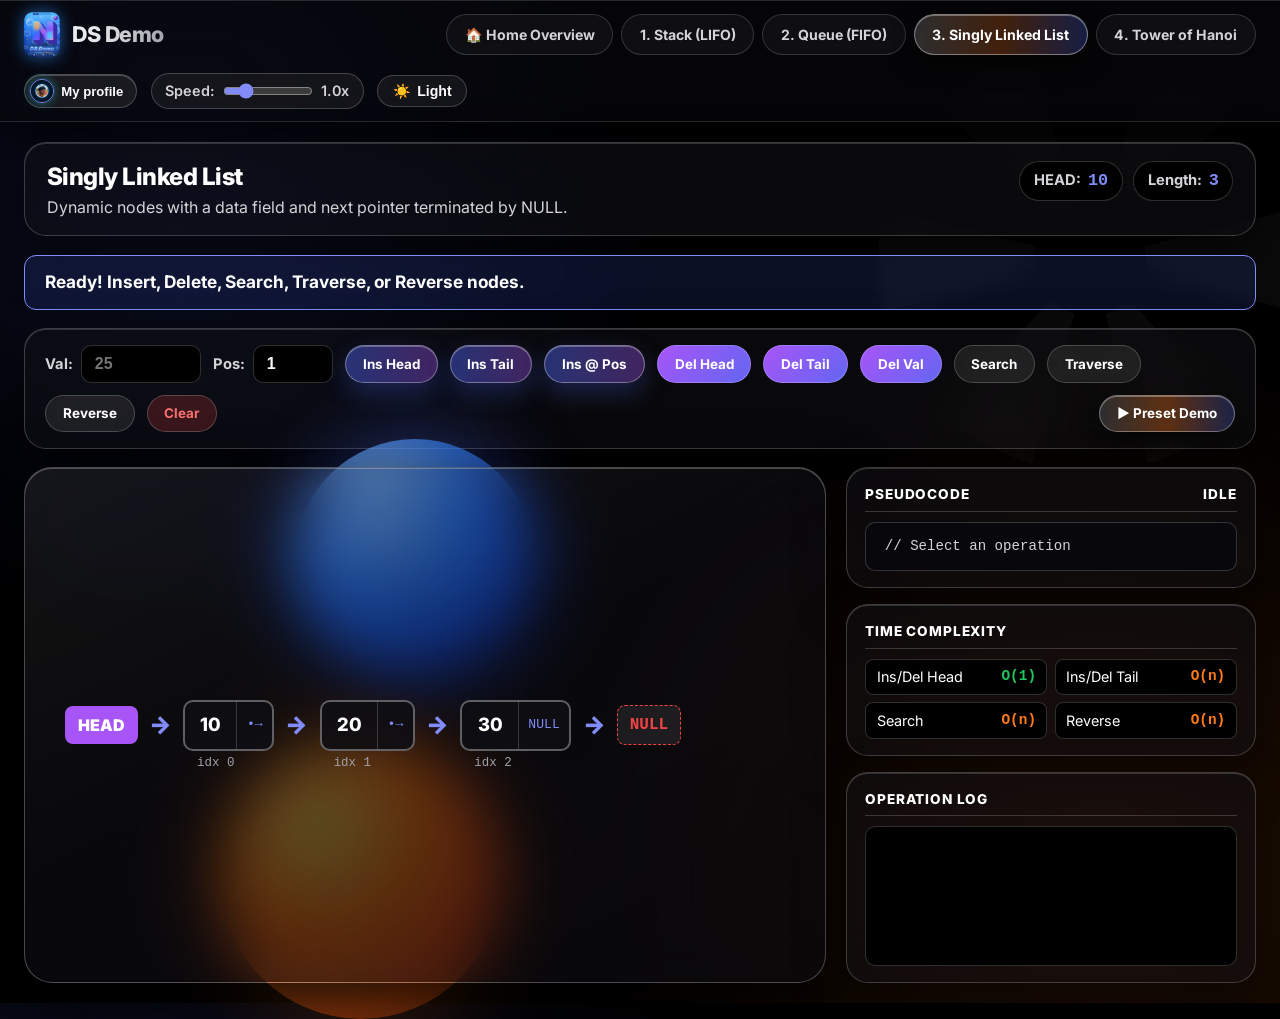
<file: linkedlist.html>
<!DOCTYPE html>
<html lang="en" data-theme="dark">
<head>
  <meta charset="UTF-8">
  <meta name="viewport" content="width=device-width, initial-scale=1.0, viewport-fit=cover">
  <meta name="theme-color" content="#000000">
  <meta name="apple-mobile-web-app-capable" content="yes">
  <meta name="apple-mobile-web-app-status-bar-style" content="black-translucent">
  <meta name="apple-mobile-web-app-title" content="DS Demo">
  <meta name="application-name" content="DS Demo">
  <meta name="mobile-web-app-capable" content="yes">
  <link rel="icon" type="image/png" sizes="32x32" href="assets/icons/favicon-32.png?v=10">
  <link rel="icon" type="image/png" sizes="192x192" href="assets/icons/icon-192.png?v=10">
  <link rel="apple-touch-icon" sizes="180x180" href="assets/icons/apple-touch-icon.png?v=10">
  <link rel="manifest" href="manifest.json?v=10">
  <title>DS Demo — Interactive DSA Lab</title>
  <link rel="preconnect" href="https://fonts.googleapis.com">
  <link rel="preconnect" href="https://fonts.gstatic.com" crossorigin>
  <link href="https://fonts.googleapis.com/css2?family=Inter:wght@400;500;600;700;800&family=Orbitron:ital,wght@0,700;0,800;0,900;1,800;1,900&display=swap" rel="stylesheet">
  <style>
    /* ==========================================================================
       THEBITFORGE NEON-GLOW THEME PALETTE (Dark & Light Modes)
       ========================================================================== */
    :root[data-theme="dark"] {
      --bg-primary: #050816;
      --bg-secondary: rgba(10, 16, 48, 0.72);
      --bg-tertiary: rgba(22, 34, 82, 0.85);
      --bg-canvas: rgba(7, 11, 28, 0.88);
      --text-primary: #f8fafc;
      --text-secondary: #cbd5e1;
      --text-muted: #94a3b8;
      --border-color: rgba(45, 140, 255, 0.28);
      --accent-primary: #22d3ee;
      --accent-blue: #2d8cff;
      --accent-secondary: #a78bfa;
      --accent-orange: #ff7a18;
      --accent-hover: #0284c7;
      --success: #22c55e;
      --success-bg: rgba(34, 197, 94, 0.16);
      --warning: #ff7a18;
      --warning-bg: rgba(255, 122, 24, 0.18);
      --danger: #ef4444;
      --danger-bg: rgba(239, 68, 68, 0.2);
      --info-bg: rgba(34, 211, 238, 0.14);
      --node-bg: rgba(12, 20, 56, 0.9);
      --node-border: #22d3ee;
      --code-bg: #040711;
      --code-highlight: rgba(34, 211, 238, 0.25);
      --shadow: 0 10px 30px -5px rgba(0, 0, 0, 0.65), 0 0 25px rgba(45, 140, 255, 0.2);
    }

    :root[data-theme="light"] {
      --bg-primary: #f1f5f9;
      --bg-secondary: rgba(255, 255, 255, 0.9);
      --bg-tertiary: #e2e8f0;
      --bg-canvas: #f8fafc;
      --text-primary: #0f172a;
      --text-secondary: #334155;
      --text-muted: #64748b;
      --border-color: #cbd5e1;
      --accent-primary: #0284c7;
      --accent-blue: #2563eb;
      --accent-secondary: #7c3aed;
      --accent-orange: #ea580c;
      --accent-hover: #0369a1;
      --success: #16a34a;
      --success-bg: rgba(22, 163, 74, 0.12);
      --warning: #ea580c;
      --warning-bg: rgba(234, 88, 12, 0.12);
      --danger: #dc2626;
      --danger-bg: rgba(220, 38, 38, 0.12);
      --info-bg: rgba(2, 132, 199, 0.12);
      --node-bg: #ffffff;
      --node-border: #0284c7;
      --code-bg: #f1f5f9;
      --code-highlight: rgba(2, 132, 199, 0.22);
      --shadow: 0 10px 25px -5px rgba(15, 23, 42, 0.08);
    }

    * {
      box-sizing: border-box;
      margin: 0;
      padding: 0;
    }

    body {
      font-family: 'Inter', system-ui, -apple-system, sans-serif;
      background-color: var(--bg-primary);
      background-image:
        radial-gradient(circle at 12% 20%, rgba(45, 140, 255, 0.16) 0%, transparent 40%),
        radial-gradient(circle at 88% 25%, rgba(255, 122, 24, 0.14) 0%, transparent 40%),
        radial-gradient(rgba(34, 211, 238, 0.12) 1px, transparent 1px);
      background-size: 100% 100%, 100% 100%, 32px 32px;
      color: var(--text-primary);
      line-height: 1.5;
      font-size: 16px;
      min-height: 100vh;
      display: flex;
      flex-direction: column;
      transition: background-color 0.25s ease, color 0.25s ease;
    }

    header {
      background: var(--bg-secondary);
      backdrop-filter: blur(16px);
      -webkit-backdrop-filter: blur(16px);
      border-bottom: 1px solid var(--border-color);
      padding: 0.75rem 1.5rem;
      display: flex;
      flex-wrap: wrap;
      align-items: center;
      justify-content: space-between;
      gap: 1rem;
      position: sticky;
      top: 0;
      z-index: 100;
      box-shadow: var(--shadow);
    }

    .brand {
      display: flex;
      align-items: center;
      gap: 0.75rem;
      font-family: 'Orbitron', sans-serif;
      font-weight: 900;
      font-style: italic;
      font-size: 1.35rem;
      background: linear-gradient(92deg, var(--accent-primary) 0%, var(--accent-blue) 40%, var(--accent-secondary) 70%, var(--accent-orange) 100%);
      -webkit-background-clip: text;
      background-clip: text;
      color: transparent;
      filter: drop-shadow(0 0 14px rgba(34, 211, 238, 0.35));
    }

    .brand-badge {
      background: linear-gradient(135deg, var(--accent-blue), var(--accent-orange));
      color: #fff;
      padding: 0.25rem 0.65rem;
      border-radius: 8px;
      font-size: 0.78rem;
      font-style: normal;
      font-weight: 900;
      -webkit-text-fill-color: #ffffff;
    }

    nav.tabs {
      display: flex;
      gap: 0.5rem;
      flex-wrap: wrap;
    }

    .tab-btn {
      background: rgba(12, 18, 48, 0.45);
      color: var(--text-secondary);
      border: 1px solid var(--border-color);
      padding: 0.55rem 1.1rem;
      border-radius: 999px;
      font-family: 'Orbitron', sans-serif;
      font-size: 0.88rem;
      font-weight: 700;
      cursor: pointer;
      transition: all 0.25s ease;
    }

    .tab-btn:hover {
      border-color: var(--accent-primary);
      color: var(--text-primary);
      box-shadow: 0 0 15px rgba(34, 211, 238, 0.25);
    }

    .tab-btn.active {
      background: linear-gradient(135deg, rgba(45, 140, 255, 0.28), rgba(255, 122, 24, 0.22));
      color: #ffffff;
      border-color: var(--accent-primary);
      box-shadow: 0 0 20px rgba(34, 211, 238, 0.4);
    }

    .global-controls {
      display: flex;
      align-items: center;
      gap: 0.85rem;
    }

    .speed-control {
      display: flex;
      align-items: center;
      gap: 0.5rem;
      font-size: 0.9rem;
      font-weight: 600;
      color: var(--text-secondary);
      background: var(--bg-primary);
      padding: 0.4rem 0.85rem;
      border-radius: 999px;
      border: 1px solid var(--border-color);
    }

    .speed-control input[type="range"] {
      width: 90px;
      accent-color: var(--accent-primary);
      cursor: pointer;
    }

    .theme-btn {
      background: var(--bg-primary);
      color: var(--text-primary);
      border: 1px solid var(--border-color);
      padding: 0.45rem 0.9rem;
      border-radius: 999px;
      font-size: 0.88rem;
      font-weight: 700;
      cursor: pointer;
      display: flex;
      align-items: center;
      gap: 0.4rem;
      transition: all 0.2s ease;
      text-decoration: none;
    }

    .theme-btn:hover {
      border-color: var(--accent-orange);
      box-shadow: 0 0 15px rgba(255, 122, 24, 0.35);
    }

    main {
      flex: 1;
      max-width: 1600px;
      width: 100%;
      margin: 0 auto;
      padding: 1.25rem 1.5rem;
    }

    .demo-section {
      display: none;
      flex-direction: column;
      gap: 1.15rem;
      animation: fadeIn 0.25s ease;
    }

    .demo-section.active {
      display: flex;
    }

    @keyframes fadeIn {
      from { opacity: 0; transform: translateY(6px); }
      to { opacity: 1; transform: translateY(0); }
    }

    .demo-header {
      display: flex;
      flex-wrap: wrap;
      justify-content: space-between;
      align-items: baseline;
      gap: 1rem;
      background: var(--bg-secondary);
      backdrop-filter: blur(14px);
      padding: 1rem 1.35rem;
      border-radius: 16px;
      border: 1px solid var(--border-color);
      box-shadow: var(--shadow);
    }

    .demo-header h1 {
      font-family: 'Orbitron', sans-serif;
      font-size: 1.5rem;
      font-weight: 800;
      color: var(--accent-primary);
    }

    .demo-header p {
      font-size: 1rem;
      color: var(--text-secondary);
    }

    .stats-badges {
      display: flex;
      gap: 0.65rem;
      flex-wrap: wrap;
      margin-left: auto;
    }

    .stat-badge {
      background: var(--bg-primary);
      border: 1px solid var(--border-color);
      padding: 0.4rem 0.85rem;
      border-radius: 999px;
      font-size: 0.92rem;
      font-weight: 700;
      color: var(--text-secondary);
    }

    .stat-badge span {
      color: var(--accent-primary);
      font-family: ui-monospace, SFMono-Regular, monospace;
      font-size: 1.05rem;
      margin-left: 0.25rem;
    }

    .status-bar {
      padding: 0.85rem 1.25rem;
      border-radius: 12px;
      font-size: 1.08rem;
      font-weight: 700;
      display: flex;
      align-items: center;
      justify-content: space-between;
      border: 1px solid var(--border-color);
      background-color: var(--bg-secondary);
      backdrop-filter: blur(12px);
      transition: all 0.25s ease;
    }

    .status-bar.info { background-color: var(--info-bg); border-color: var(--accent-primary); }
    .status-bar.success { background-color: var(--success-bg); border-color: var(--success); }
    .status-bar.warning { background-color: var(--warning-bg); border-color: var(--warning); }
    .status-bar.error { background-color: var(--danger-bg); border-color: var(--danger); animation: shake 0.35s ease; }

    @keyframes shake {
      0%, 100% { transform: translateX(0); }
      25% { transform: translateX(-6px); }
      75% { transform: translateX(6px); }
    }

    .controls-panel {
      background: var(--bg-secondary);
      backdrop-filter: blur(14px);
      border: 1px solid var(--border-color);
      border-radius: 16px;
      padding: 1rem 1.25rem;
      display: flex;
      flex-wrap: wrap;
      align-items: center;
      gap: 0.75rem;
    }

    .input-group {
      display: flex;
      align-items: center;
      gap: 0.5rem;
    }

    .input-group label {
      font-weight: 700;
      font-size: 0.92rem;
      color: var(--text-secondary);
    }

    input[type="text"],
    input[type="number"],
    select {
      background: var(--bg-primary);
      color: var(--text-primary);
      border: 1px solid var(--border-color);
      padding: 0.55rem 0.8rem;
      border-radius: 10px;
      font-size: 1rem;
      font-weight: 600;
      width: 120px;
    }

    input[type="number"].small-input { width: 80px; }

    .btn {
      background: var(--bg-tertiary);
      color: var(--text-primary);
      border: 1px solid var(--border-color);
      padding: 0.6rem 1.05rem;
      border-radius: 999px;
      font-family: 'Orbitron', sans-serif;
      font-size: 0.84rem;
      font-weight: 700;
      cursor: pointer;
      transition: all 0.2s ease;
    }

    .btn:hover:not(:disabled) {
      transform: translateY(-2px);
      border-color: var(--accent-primary);
      box-shadow: 0 0 16px rgba(34, 211, 238, 0.35);
    }

    .btn:disabled { opacity: 0.45; cursor: not-allowed; }

    .btn-primary {
      background: linear-gradient(135deg, var(--accent-blue), var(--accent-primary));
      color: #fff;
      border: none;
      box-shadow: 0 0 18px rgba(45, 140, 255, 0.45);
    }

    .btn-secondary {
      background: linear-gradient(135deg, var(--accent-secondary), #6366f1);
      color: #fff;
      border: none;
    }

    .btn-danger {
      background: var(--danger-bg);
      color: #f87171;
      border-color: var(--danger);
    }

    .btn-demo {
      background: linear-gradient(135deg, var(--accent-orange), #ea580c);
      color: #fff;
      border: none;
      margin-left: auto;
      box-shadow: 0 0 20px rgba(255, 122, 24, 0.45);
    }

    .divider { width: 1px; height: 28px; background: var(--border-color); margin: 0 0.25rem; }

    .workspace-grid {
      display: grid;
      grid-template-columns: 1fr 410px;
      gap: 1.25rem;
      align-items: stretch;
    }

    @media (max-width: 1150px) {
      .workspace-grid { grid-template-columns: 1fr; }
    }

    .viz-canvas {
      background: var(--bg-canvas);
      border: 1px solid var(--border-color);
      border-radius: 18px;
      min-height: 450px;
      padding: 1.5rem;
      display: flex;
      flex-direction: column;
      align-items: center;
      justify-content: center;
      position: relative;
      overflow-x: auto;
      box-shadow: inset 0 0 35px rgba(45, 140, 255, 0.12), var(--shadow);
    }

    .side-panels { display: flex; flex-direction: column; gap: 1rem; }

    .panel {
      background: var(--bg-secondary);
      backdrop-filter: blur(14px);
      border: 1px solid var(--border-color);
      border-radius: 16px;
      padding: 1rem 1.15rem;
      display: flex;
      flex-direction: column;
      gap: 0.6rem;
    }

    .panel-title {
      font-family: 'Orbitron', sans-serif;
      font-size: 0.85rem;
      text-transform: uppercase;
      letter-spacing: 0.08em;
      color: var(--accent-primary);
      font-weight: 800;
      border-bottom: 1px solid var(--border-color);
      padding-bottom: 0.4rem;
      display: flex;
      justify-content: space-between;
    }

    .pseudocode {
      background: var(--code-bg);
      border-radius: 10px;
      padding: 0.65rem;
      font-family: ui-monospace, SFMono-Regular, monospace;
      font-size: 0.88rem;
      line-height: 1.55;
      overflow-x: auto;
      border: 1px solid var(--border-color);
    }

    .code-line { padding: 0.15rem 0.5rem; border-radius: 4px; white-space: pre; color: var(--text-secondary); }
    .code-line.active { background-color: var(--code-highlight); color: var(--text-primary); font-weight: 700; border-left: 3px solid var(--accent-primary); }

    .complexity-grid { display: grid; grid-template-columns: repeat(2, 1fr); gap: 0.45rem; font-size: 0.9rem; }
    .complexity-item { background: var(--bg-primary); padding: 0.4rem 0.65rem; border-radius: 8px; display: flex; justify-content: space-between; border: 1px solid var(--border-color); }
    .complexity-item strong { font-family: ui-monospace, monospace; color: var(--success); }
    .complexity-item strong.linear { color: var(--warning); }
    .complexity-item strong.exp { color: var(--danger); }

    .op-log {
      background: var(--bg-primary);
      border: 1px solid var(--border-color);
      border-radius: 10px;
      height: 140px;
      overflow-y: auto;
      padding: 0.55rem 0.75rem;
      font-family: ui-monospace, monospace;
      font-size: 0.86rem;
      display: flex;
      flex-direction: column;
      gap: 0.3rem;
    }

    .log-entry { padding: 0.2rem 0.4rem; border-radius: 4px; border-left: 3px solid var(--accent-primary); background: var(--bg-secondary); }
    .log-entry.error { border-left-color: var(--danger); color: var(--danger); }

    /* STACK */
    .stack-bucket {
      width: 200px;
      border-left: 4px solid var(--accent-primary);
      border-right: 4px solid var(--accent-primary);
      border-bottom: 5px solid var(--accent-primary);
      border-radius: 0 0 14px 14px;
      padding: 8px 12px;
      display: flex;
      flex-direction: column-reverse;
      gap: 6px;
      background: rgba(34, 211, 238, 0.04);
      box-shadow: 0 0 25px rgba(34, 211, 238, 0.2);
    }
    .stack-slot { height: 42px; width: 100%; border: 1px dashed var(--border-color); border-radius: 8px; display: flex; align-items: center; padding: 0 0.75rem; position: relative; font-size: 0.82rem; color: var(--text-muted); }
    .stack-element {
      position: absolute; inset: 0;
      background: linear-gradient(135deg, var(--accent-blue), var(--accent-secondary));
      color: #fff; font-weight: 800; font-size: 1.15rem; border-radius: 7px;
      display: flex; align-items: center; justify-content: center;
      box-shadow: 0 0 15px rgba(45, 140, 255, 0.45);
      transition: transform calc(0.4s / var(--speed-mult, 1)) ease, opacity calc(0.4s / var(--speed-mult, 1)) ease;
    }
    .stack-element.entering, .stack-element.leaving { transform: translateY(-130px) scale(0.9); opacity: 0; }
    .stack-element.peeking { background: linear-gradient(135deg, var(--accent-orange), #f59e0b); transform: scale(1.06); }
    .top-pointer-badge { position: absolute; right: -130px; background: var(--accent-orange); color: #fff; font-weight: 900; font-size: 0.86rem; padding: 0.2rem 0.6rem; border-radius: 6px; white-space: nowrap; }

    /* QUEUE */
    .queue-mode-toggle { display: inline-flex; background: var(--bg-primary); border: 1px solid var(--border-color); border-radius: 999px; overflow: hidden; }
    .queue-mode-btn { padding: 0.45rem 1rem; border: none; background: transparent; color: var(--text-secondary); font-weight: 700; cursor: pointer; font-size: 0.88rem; }
    .queue-mode-btn.active { background: var(--accent-primary); color: #050816; }
    .queue-track { display: flex; align-items: center; gap: 10px; padding: 2.5rem 1.25rem; border-top: 3px solid var(--accent-primary); border-bottom: 3px solid var(--accent-primary); border-radius: 12px; }
    .queue-track.circular-mode { border: 2px dashed var(--accent-orange); border-radius: 24px; }
    .queue-cell { width: 74px; height: 74px; border: 1px dashed var(--border-color); border-radius: 10px; display: flex; align-items: center; justify-content: center; position: relative; background: var(--bg-secondary); }
    .queue-cell-index { position: absolute; bottom: -24px; font-size: 0.8rem; font-family: monospace; color: var(--text-muted); }
    .queue-item { width: 100%; height: 100%; background: linear-gradient(135deg, var(--accent-blue), var(--accent-secondary)); color: #fff; font-weight: 800; font-size: 1.2rem; border-radius: 8px; display: flex; align-items: center; justify-content: center; transition: all calc(0.4s / var(--speed-mult, 1)) ease; }
    .queue-item.entering { transform: translateX(80px); opacity: 0; }
    .queue-item.leaving { transform: translateX(-80px); opacity: 0; }
    .queue-item.peeking { background: linear-gradient(135deg, var(--accent-orange), #f59e0b); }
    .q-pointer { position: absolute; font-size: 0.75rem; font-weight: 900; padding: 0.15rem 0.45rem; border-radius: 4px; white-space: nowrap; }
    .q-pointer.front-ptr { top: -32px; background: var(--success); color: #fff; }
    .q-pointer.rear-ptr { bottom: -48px; background: var(--accent-orange); color: #fff; }

    /* LINKED LIST */
    .sll-stage { display: flex; align-items: center; flex-wrap: wrap; gap: 0.4rem; width: 100%; padding: 2rem 1rem; }
    .sll-head-badge { background: var(--accent-secondary); color: #fff; font-weight: 900; padding: 0.45rem 0.8rem; border-radius: 8px; }
    .sll-node-wrapper { display: flex; align-items: center; position: relative; margin: 1.2rem 0; transition: all calc(0.35s / var(--speed-mult, 1)) ease; }
    .sll-node-wrapper.entering { transform: translateY(-40px); opacity: 0; }
    .sll-node-wrapper.leaving { transform: translateY(40px); opacity: 0; }
    .sll-node { display: flex; border: 2px solid var(--node-border); border-radius: 10px; overflow: hidden; background: var(--node-bg); }
    .sll-node.current { border-color: var(--accent-orange); box-shadow: 0 0 18px var(--accent-orange); }
    .sll-node.found { border-color: var(--success); box-shadow: 0 0 20px var(--success); }
    .sll-node-data { padding: 0.6rem 0.95rem; font-weight: 800; font-size: 1.15rem; border-right: 1px solid var(--border-color); }
    .sll-node-next { padding: 0.6rem; font-family: monospace; font-size: 0.82rem; color: var(--accent-primary); display: flex; align-items: center; }
    .sll-index-tag { position: absolute; bottom: -22px; left: 14px; font-size: 0.78rem; color: var(--text-muted); font-family: monospace; }
    .sll-ptr-tag { position: absolute; top: -30px; left: 8px; background: var(--accent-orange); color: #fff; font-size: 0.75rem; font-weight: 800; padding: 0.1rem 0.45rem; border-radius: 4px; white-space: nowrap; }
    .sll-arrow { font-size: 1.5rem; font-weight: 900; color: var(--accent-primary); margin: 0 0.3rem; }
    .sll-null { background: var(--bg-tertiary); color: var(--danger); border: 1px dashed var(--danger); padding: 0.45rem 0.75rem; border-radius: 8px; font-family: monospace; font-weight: 900; }

    /* HANOI */
    .hanoi-stage { display: flex; flex-direction: column; align-items: center; width: 100%; gap: 1.25rem; }
    .hanoi-move-banner { background: var(--bg-secondary); border: 1px solid var(--accent-primary); padding: 0.5rem 1.35rem; border-radius: 999px; font-weight: 800; color: var(--accent-primary); }
    .hanoi-rods-area { display: grid; grid-template-columns: repeat(3, 1fr); gap: 1.25rem; width: 100%; max-width: 880px; padding-top: 2rem; }
    .hanoi-rod-column { display: flex; flex-direction: column; align-items: center; cursor: pointer; padding: 0.75rem; border-radius: 14px; border: 1px solid transparent; }
    .hanoi-rod-column.selected { background: rgba(34, 211, 238, 0.1); border-color: var(--accent-primary); }
    .hanoi-peg-container { width: 100%; height: 230px; display: flex; flex-direction: column-reverse; align-items: center; position: relative; padding-bottom: 12px; }
    .hanoi-peg-pole { position: absolute; bottom: 12px; width: 10px; height: 200px; background: var(--border-color); border-radius: 5px 5px 0 0; }
    .hanoi-peg-base { position: absolute; bottom: 0; width: 90%; height: 10px; background: var(--accent-primary); border-radius: 5px; box-shadow: 0 0 12px var(--accent-primary); }
    .hanoi-disc { height: 26px; border-radius: 13px; z-index: 3; display: flex; align-items: center; justify-content: center; color: #fff; font-weight: 800; font-size: 0.85rem; margin-bottom: 3px; transition: transform calc(0.3s / var(--speed-mult, 1)) ease; }
    .hanoi-disc.lifted { transform: translateY(-40px) scale(1.05); outline: 2px solid #fff; }
    .hanoi-rod-label { margin-top: 0.65rem; font-family: 'Orbitron', sans-serif; font-weight: 700; font-size: 0.95rem; }
      /* CREATOR PROFILE MODAL */
    .profile-btn-avatar {
      width: 24px;
      height: 24px;
      border-radius: 50%;
      object-fit: cover;
      border: 1.5px solid var(--accent-primary, #22d3ee);
      box-shadow: 0 0 8px rgba(34, 211, 238, 0.5);
      flex-shrink: 0;
    }
    .creator-corner-badge {
      display: inline-flex;
      align-items: center;
      gap: 0.45rem;
      padding: 0.25rem 0.8rem 0.25rem 0.32rem;
      border-radius: 999px;
      background: rgba(167, 139, 250, 0.16);
      border: 1px solid rgba(167, 139, 250, 0.55);
      color: var(--text-primary, #f8fafc);
      font-size: 0.82rem;
      font-weight: 800;
      white-space: nowrap;
      cursor: pointer;
      transition: all 0.25s ease;
      user-select: none;
    }
    .creator-corner-badge:hover {
      transform: translateY(-1px) scale(1.03);
      background: rgba(167, 139, 250, 0.28);
      border-color: var(--accent-primary, #22d3ee);
      box-shadow: 0 0 18px rgba(34, 211, 238, 0.4);
    }
    .profile-modal-backdrop {
      position: fixed; inset: 0; z-index: 2100;
      background: rgba(3, 7, 20, 0.82);
      backdrop-filter: blur(12px); -webkit-backdrop-filter: blur(12px);
      display: flex; align-items: center; justify-content: center;
      padding: 1.25rem;
    }
    .profile-modal-backdrop[hidden] { display: none !important; }
    .profile-modal-card {
      position: relative; width: 100%; max-width: 480px;
      background: linear-gradient(165deg, rgba(14, 22, 54, 0.95), rgba(7, 11, 30, 0.98));
      border: 1.5px solid rgba(34, 211, 238, 0.55);
      border-radius: 24px; padding: 2.2rem 1.8rem 1.9rem;
      box-shadow: 0 20px 50px rgba(0, 0, 0, 0.75), 0 0 35px rgba(45, 140, 255, 0.35);
      text-align: center;
    }
    .profile-modal-close {
      position: absolute; top: 1rem; right: 1rem;
      width: 36px; height: 36px; border-radius: 50%;
      border: 1px solid var(--border-color); background: var(--bg-tertiary);
      color: var(--text-primary); font-size: 1.1rem; font-weight: 800;
      cursor: pointer; display: flex; align-items: center; justify-content: center;
    }
    .profile-avatar-wrapper { margin: 0 auto 1.2rem; width: 154px; height: 154px; }
    .profile-avatar-img {
      width: 100%; height: 100%; object-fit: cover; border-radius: 50%;
      box-shadow: 0 0 28px rgba(34, 211, 238, 0.65), 0 0 50px rgba(45, 140, 255, 0.4);
    }
    .profile-tag-pill {
      display: inline-block;
      background: linear-gradient(135deg, rgba(45, 140, 255, 0.2), rgba(34, 211, 238, 0.2));
      border: 1px solid var(--accent-primary, #22d3ee);
      color: var(--accent-primary, #22d3ee);
      font-size: 0.92rem; font-weight: 800; letter-spacing: 0.04em;
      text-transform: uppercase; padding: 0.35rem 1rem; border-radius: 999px;
      margin-bottom: 1.1rem; box-shadow: 0 0 15px rgba(34, 211, 238, 0.3);
    }
    .profile-details-list {
      display: flex; flex-direction: column; gap: 0.85rem; text-align: left;
      background: rgba(255, 255, 255, 0.035);
      border: 1px solid var(--border-color); border-radius: 16px;
      padding: 1.25rem 1.4rem;
    }
    .profile-detail-item {
      display: flex; flex-direction: column; gap: 0.18rem;
      border-bottom: 1px dashed rgba(255, 255, 255, 0.08); padding-bottom: 0.65rem;
    }
    .profile-detail-item:last-child { border-bottom: none; padding-bottom: 0; }
    .profile-label { font-size: 0.78rem; font-weight: 700; color: var(--text-muted); text-transform: uppercase; letter-spacing: 0.05em; }
    .profile-val { font-size: 1.05rem; font-weight: 800; color: var(--text-primary); line-height: 1.35; }
    .profile-val.highlight-name {
      color: #ffffff; font-size: 1.2rem;
      background: linear-gradient(90deg, #ffffff, var(--accent-primary, #22d3ee));
      -webkit-background-clip: text; background-clip: text; -webkit-text-fill-color: transparent;
    }
    .profile-val.guidance-val { color: var(--accent-orange, #ff7a18); font-size: 1.08rem; }

    /* ==========================================================================
       OBSIDIAN FROSTED GLASS + 3D AMBIENT ORBS UI (Unified Across All Pages)
       ========================================================================== */
    :root[data-theme="dark"] {
      --bg-primary: #000000;
      --bg-secondary: rgba(16, 16, 20, 0.56);
      --bg-tertiary: rgba(255, 255, 255, 0.08);
      --bg-canvas: rgba(18, 18, 24, 0.52);
      --text-primary: #ffffff;
      --text-secondary: #d4d4d8;
      --text-muted: #a1a1aa;
      --border-color: rgba(255, 255, 255, 0.18);
      --accent-primary: #818cf8;
      --accent-blue: #4f6cff;
      --accent-secondary: #a855f7;
      --accent-orange: #f97316;
      --accent-hover: #6366f1;
      --info-bg: rgba(79, 108, 255, 0.14);
      --node-bg: rgba(14, 14, 20, 0.88);
      --node-border: rgba(255, 255, 255, 0.34);
      --code-bg: rgba(9, 9, 13, 0.88);
      --code-highlight: rgba(249, 115, 22, 0.22);
      --shadow: 0 24px 60px rgba(0, 0, 0, 0.82), inset 0 1px 0 rgba(255, 255, 255, 0.14);
    }

    :root[data-theme="dark"] body {
      background-color: #000000;
      background-image:
        radial-gradient(circle at 14% 12%, rgba(79, 108, 255, 0.14) 0%, transparent 38%),
        radial-gradient(circle at 86% 88%, rgba(249, 115, 22, 0.14) 0%, transparent 40%);
      background-size: 100% 100%, 100% 100%;
    }

    body {
      position: relative;
      overflow-x: hidden;
    }

    /* Subtle Geometric 6-Arm Starburst Watermark */
    body::before {
      content: "";
      position: fixed;
      top: 40px;
      right: -30px;
      width: 440px;
      height: 440px;
      pointer-events: none;
      z-index: 0;
      opacity: 0.04;
      background: conic-gradient(
        from 0deg,
        transparent 0deg 16deg, #fff 16deg 44deg, transparent 44deg 76deg,
        #fff 76deg 104deg, transparent 104deg 136deg, #fff 136deg 164deg,
        transparent 164deg 196deg, #fff 196deg 224deg, transparent 224deg 256deg,
        #fff 256deg 284deg, transparent 284deg 316deg, #fff 316deg 344deg,
        transparent 344deg 360deg
      );
      -webkit-mask: radial-gradient(circle, transparent 0 18%, #000 18% 68%, transparent 68%);
      mask: radial-gradient(circle, transparent 0 18%, #000 18% 68%, transparent 68%);
    }

    :root[data-theme="light"] body::before {
      opacity: 0.03;
      filter: invert(1);
    }

    header, main {
      position: relative;
      z-index: 1;
    }

    :root[data-theme="dark"] header {
      background: rgba(8, 8, 10, 0.72);
      backdrop-filter: blur(22px) saturate(140%);
      -webkit-backdrop-filter: blur(22px) saturate(140%);
      border-bottom: 1px solid rgba(255, 255, 255, 0.14);
    }

    .brand {
      font-family: 'Inter', system-ui, sans-serif;
      font-style: normal;
      font-weight: 800;
      letter-spacing: -0.02em;
      background: linear-gradient(95deg, #ffffff 0%, #e4e4e7 55%, #a1a1aa 100%);
      -webkit-background-clip: text;
      background-clip: text;
      color: transparent;
      filter: none;
    }

    .tab-btn {
      font-family: 'Inter', system-ui, sans-serif;
      background: rgba(255, 255, 255, 0.04);
      backdrop-filter: blur(12px);
      -webkit-backdrop-filter: blur(12px);
      border: 1px solid rgba(255, 255, 255, 0.16);
      font-weight: 700;
    }

    .tab-btn:hover {
      border-color: rgba(255, 255, 255, 0.45);
      box-shadow: 0 4px 16px rgba(0, 0, 0, 0.4);
    }

    .tab-btn.active {
      background: linear-gradient(90deg, rgba(255, 255, 255, 0.16), rgba(249, 115, 22, 0.25), rgba(79, 108, 255, 0.24));
      color: #ffffff;
      border-color: rgba(255, 255, 255, 0.4);
      box-shadow: inset 0 1px 0 rgba(255, 255, 255, 0.32), 0 8px 22px rgba(0, 0, 0, 0.5);
    }

    .speed-control,
    .theme-btn {
      background: rgba(255, 255, 255, 0.06);
      backdrop-filter: blur(14px);
      -webkit-backdrop-filter: blur(14px);
      border: 1px solid rgba(255, 255, 255, 0.2);
    }

    .demo-header,
    .controls-panel,
    .panel {
      backdrop-filter: blur(24px) saturate(145%);
      -webkit-backdrop-filter: blur(24px) saturate(145%);
      border-radius: 22px;
      border: 1px solid rgba(255, 255, 255, 0.2);
      box-shadow: 0 20px 48px rgba(0, 0, 0, 0.55), inset 0 1px 0 rgba(255, 255, 255, 0.16);
    }

    .demo-header h1 {
      font-family: 'Inter', system-ui, sans-serif;
      font-weight: 800;
      letter-spacing: -0.02em;
      color: var(--text-primary);
    }

    .panel-title {
      font-family: 'Inter', system-ui, sans-serif;
      font-weight: 800;
      letter-spacing: 0.06em;
      color: var(--text-primary);
    }

    .btn {
      font-family: 'Inter', system-ui, sans-serif;
      font-weight: 700;
      border: 1px solid rgba(255, 255, 255, 0.2);
      backdrop-filter: blur(12px);
      -webkit-backdrop-filter: blur(12px);
    }

    .btn:hover:not(:disabled) {
      border-color: rgba(255, 255, 255, 0.48);
      box-shadow: 0 8px 22px rgba(0, 0, 0, 0.55);
    }

    .btn-primary {
      background: linear-gradient(90deg, rgba(79, 108, 255, 0.42), rgba(168, 85, 247, 0.35));
      border: 1px solid rgba(255, 255, 255, 0.34);
      box-shadow: inset 0 1px 0 rgba(255, 255, 255, 0.28), 0 10px 24px rgba(79, 108, 255, 0.25);
    }

    .btn-demo {
      background: linear-gradient(90deg, rgba(255, 255, 255, 0.14), rgba(249, 115, 22, 0.34), rgba(79, 108, 255, 0.24));
      border: 1px solid rgba(255, 255, 255, 0.34);
      box-shadow: inset 0 1px 0 rgba(255, 255, 255, 0.32), 0 10px 28px rgba(0, 0, 0, 0.55);
    }

    /* 3D Glowing Orbs Refracting Through Frosted Smoked-Glass Visualizer Canvas */
    .workspace-grid {
      position: relative;
      isolation: isolate;
    }

    .workspace-grid::before,
    .workspace-grid::after {
      content: "";
      position: absolute;
      border-radius: 50%;
      pointer-events: none;
      z-index: 0;
    }

    .workspace-grid::before {
      width: 240px;
      height: 240px;
      top: -28px;
      left: 22%;
      background: radial-gradient(circle at 34% 28%, #93c5fd 0%, #3b82f6 38%, #1d4ed8 74%, #0c1445 100%);
      box-shadow: 0 0 80px rgba(79, 108, 255, 0.55);
      opacity: 0.72;
    }

    .workspace-grid::after {
      width: 280px;
      height: 280px;
      bottom: -36px;
      left: 16%;
      background: radial-gradient(circle at 35% 32%, #fef08a 0%, #fb923c 34%, #ea580c 70%, #7c2d12 100%);
      box-shadow: 0 0 90px rgba(249, 115, 22, 0.52);
      opacity: 0.74;
    }

    :root[data-theme="light"] .workspace-grid::before,
    :root[data-theme="light"] .workspace-grid::after {
      opacity: 0.22;
    }

    .viz-canvas,
    .side-panels {
      position: relative;
      z-index: 1;
    }

    :root[data-theme="dark"] .viz-canvas {
      background: linear-gradient(155deg, rgba(255, 255, 255, 0.08) 0%, rgba(16, 16, 22, 0.56) 45%, rgba(10, 10, 14, 0.74) 100%);
      backdrop-filter: blur(28px) saturate(150%);
      -webkit-backdrop-filter: blur(28px) saturate(150%);
      border: 1px solid rgba(255, 255, 255, 0.26);
      border-radius: 28px;
      box-shadow: 0 30px 70px rgba(0, 0, 0, 0.85), inset 0 1px 0 rgba(255, 255, 255, 0.25);
    }

    :root[data-theme="dark"] .profile-modal-card {
      background: linear-gradient(155deg, rgba(255, 255, 255, 0.09) 0%, rgba(16, 16, 22, 0.72) 50%, rgba(10, 10, 14, 0.86) 100%);
      backdrop-filter: blur(28px) saturate(150%);
      -webkit-backdrop-filter: blur(28px) saturate(150%);
      border: 1px solid rgba(255, 255, 255, 0.28);
      border-radius: 28px;
      box-shadow: 0 32px 72px rgba(0, 0, 0, 0.9), inset 0 1px 0 rgba(255, 255, 255, 0.26);
    }

    .creator-corner-badge {
      background: rgba(255, 255, 255, 0.08);
      backdrop-filter: blur(14px);
      -webkit-backdrop-filter: blur(14px);
      border: 1px solid rgba(255, 255, 255, 0.22);
      box-shadow: inset 0 1px 0 rgba(255, 255, 255, 0.22);
    }

    .profile-val {
      font-family: 'Inter', system-ui, sans-serif;
    }

    @media (max-width: 720px) {
      .workspace-grid::before {
        width: 170px;
        height: 170px;
        left: 14%;
      }
      .workspace-grid::after {
        width: 210px;
        height: 210px;
        left: 10%;
      }
    }
  </style>
</head>
<body>
  <header>
    <div class="brand">
      <img src="assets/icons/app-icon.png?v=10" alt="DS Demo App Icon" style="width:36px;height:45px;object-fit:contain;border-radius:8px;filter:drop-shadow(0 0 8px rgba(45,140,255,0.6));">
      <span>DS Demo</span>
    </div>

    <nav class="tabs" role="tablist" aria-label="Data Structure Demos">
      <a class="tab-btn" href="index.html" style="text-decoration:none;">🏠 Home Overview</a>
      <button class="tab-btn active" role="tab" aria-selected="true" id="tab-stack" onclick="switchTab('stack')">1. Stack (LIFO)</button>
      <button class="tab-btn" role="tab" aria-selected="false" id="tab-queue" onclick="switchTab('queue')">2. Queue (FIFO)</button>
      <button class="tab-btn" role="tab" aria-selected="false" id="tab-sll" onclick="switchTab('sll')">3. Singly Linked List</button>
      <button class="tab-btn" role="tab" aria-selected="false" id="tab-hanoi" onclick="switchTab('hanoi')">4. Tower of Hanoi</button>
    </nav>

    <div class="global-controls">
      <button type="button" class="creator-corner-badge open-profile-modal" title="View Naveen K Profile"><img src="assets/profile/naveen-profile.png" alt="My Profile Photo" class="profile-btn-avatar"><span>My profile</span></button>
      <div class="speed-control">
        <label for="speed-slider">Speed:</label>
        <input type="range" id="speed-slider" min="0.5" max="3" step="0.25" value="1" oninput="updateSpeed(this.value)">
        <span id="speed-label">1.0x</span>
      </div>
      <button class="theme-btn" id="theme-toggle" onclick="toggleTheme()">
        <span id="theme-icon">☀️</span> <span id="theme-text">Light</span>
      </button>
    </div>
  </header>

  <main>
    <!-- 1. STACK -->
    <section id="sec-stack" class="demo-section active">
      <div class="demo-header">
        <div>
          <h1>Stack (Last-In, First-Out)</h1>
          <p>Elements are pushed and popped exclusively from the TOP end.</p>
        </div>
        <div class="stats-badges">
          <div class="stat-badge">TOP: <span id="stack-top-stat">-1</span></div>
          <div class="stat-badge">Size: <span id="stack-size-stat">0 / 8</span></div>
        </div>
      </div>
      <div id="stack-status" class="status-bar info"><span>Ready! Enter a value and click Push, or run the Preset Demo.</span></div>
      <div class="controls-panel">
        <div class="input-group">
          <label for="stack-input">Value:</label>
          <input type="text" id="stack-input" placeholder="e.g. 42" maxlength="8">
        </div>
        <button class="btn btn-primary" onclick="stackViz.push()">Push(val)</button>
        <button class="btn btn-secondary" onclick="stackViz.pop()">Pop()</button>
        <button class="btn" onclick="stackViz.peek()">Peek()</button>
        <button class="btn" onclick="stackViz.isEmpty()">isEmpty()</button>
        <button class="btn" onclick="stackViz.isFull()">isFull()</button>
        <div class="divider"></div>
        <div class="input-group">
          <label for="stack-cap-input">Cap:</label>
          <input type="number" id="stack-cap-input" class="small-input" min="3" max="12" value="8" onchange="stackViz.setCapacity(this.value)">
        </div>
        <button class="btn btn-danger" onclick="stackViz.clear()">Clear</button>
        <button class="btn btn-demo" onclick="stackViz.runDemo()">▶ Preset Demo</button>
      </div>
      <div class="workspace-grid">
        <div class="viz-canvas">
          <div id="stack-bucket" class="stack-bucket"></div>
        </div>
        <div class="side-panels">
          <div class="panel">
            <div class="panel-title"><span>Pseudocode</span><span id="stack-op-name">Idle</span></div>
            <div id="stack-code" class="pseudocode"><div class="code-line">// Select an operation</div></div>
          </div>
          <div class="panel">
            <div class="panel-title">Time Complexity</div>
            <div class="complexity-grid">
              <div class="complexity-item"><span>Push</span><strong>O(1)</strong></div>
              <div class="complexity-item"><span>Pop</span><strong>O(1)</strong></div>
              <div class="complexity-item"><span>Peek</span><strong>O(1)</strong></div>
              <div class="complexity-item"><span>isEmpty/Full</span><strong>O(1)</strong></div>
            </div>
          </div>
          <div class="panel">
            <div class="panel-title">Operation Log</div>
            <div id="stack-log" class="op-log"></div>
          </div>
        </div>
      </div>
    </section>

    <!-- 2. QUEUE -->
    <section id="sec-queue" class="demo-section">
      <div class="demo-header">
        <div>
          <h1>Queue (First-In, First-Out)</h1>
          <p>Elements enter at REAR (enqueue) and leave from FRONT (dequeue).</p>
        </div>
        <div class="stats-badges">
          <div class="stat-badge">Mode: <span id="queue-mode-stat">Simple</span></div>
          <div class="stat-badge">FRONT: <span id="queue-front-stat">-1</span></div>
          <div class="stat-badge">REAR: <span id="queue-rear-stat">-1</span></div>
          <div class="stat-badge">Size: <span id="queue-size-stat">0 / 8</span></div>
        </div>
      </div>
      <div id="queue-status" class="status-bar info"><span>Ready! Enqueue elements or toggle Simple / Circular Queue.</span></div>
      <div class="controls-panel">
        <div class="queue-mode-toggle">
          <button id="q-mode-simple" class="queue-mode-btn active" onclick="queueViz.setMode('simple')">Simple</button>
          <button id="q-mode-circular" class="queue-mode-btn" onclick="queueViz.setMode('circular')">Circular</button>
        </div>
        <div class="input-group">
          <label for="queue-input">Value:</label>
          <input type="text" id="queue-input" placeholder="e.g. A1" maxlength="8">
        </div>
        <button class="btn btn-primary" onclick="queueViz.enqueue()">Enqueue</button>
        <button class="btn btn-secondary" onclick="queueViz.dequeue()">Dequeue</button>
        <button class="btn" onclick="queueViz.peek()">Peek</button>
        <button class="btn" onclick="queueViz.isEmpty()">isEmpty</button>
        <button class="btn" onclick="queueViz.isFull()">isFull</button>
        <button class="btn btn-danger" onclick="queueViz.clear()">Clear</button>
        <button class="btn btn-demo" onclick="queueViz.runDemo()">▶ Preset Demo</button>
      </div>
      <div class="workspace-grid">
        <div class="viz-canvas">
          <div id="queue-wrap-hint" style="display:none; color:var(--accent-orange); margin-bottom:1rem; font-weight:700;">↻ Circular Modulo Wrap-Around Active</div>
          <div id="queue-track" class="queue-track"></div>
        </div>
        <div class="side-panels">
          <div class="panel">
            <div class="panel-title"><span>Pseudocode</span><span id="queue-op-name">Idle</span></div>
            <div id="queue-code" class="pseudocode"><div class="code-line">// Select an operation</div></div>
          </div>
          <div class="panel">
            <div class="panel-title">Time Complexity</div>
            <div class="complexity-grid">
              <div class="complexity-item"><span>Enqueue</span><strong>O(1)</strong></div>
              <div class="complexity-item"><span>Dequeue</span><strong>O(1)</strong></div>
              <div class="complexity-item"><span>Peek</span><strong>O(1)</strong></div>
              <div class="complexity-item"><span>isEmpty/Full</span><strong>O(1)</strong></div>
            </div>
          </div>
          <div class="panel">
            <div class="panel-title">Operation Log</div>
            <div id="queue-log" class="op-log"></div>
          </div>
        </div>
      </div>
    </section>

    <!-- 3. SINGLY LINKED LIST -->
    <section id="sec-sll" class="demo-section">
      <div class="demo-header">
        <div>
          <h1>Singly Linked List</h1>
          <p>Dynamic nodes with a data field and next pointer terminated by NULL.</p>
        </div>
        <div class="stats-badges">
          <div class="stat-badge">HEAD: <span id="sll-head-stat">NULL</span></div>
          <div class="stat-badge">Length: <span id="sll-len-stat">0</span></div>
        </div>
      </div>
      <div id="sll-status" class="status-bar info"><span>Ready! Insert, Delete, Search, Traverse, or Reverse nodes.</span></div>
      <div class="controls-panel">
        <div class="input-group">
          <label for="sll-val-input">Val:</label>
          <input type="text" id="sll-val-input" placeholder="25" maxlength="6">
        </div>
        <div class="input-group">
          <label for="sll-pos-input">Pos:</label>
          <input type="number" id="sll-pos-input" class="small-input" min="0" max="20" value="1">
        </div>
        <button class="btn btn-primary" onclick="sllViz.insertHead()">Ins Head</button>
        <button class="btn btn-primary" onclick="sllViz.insertTail()">Ins Tail</button>
        <button class="btn btn-primary" onclick="sllViz.insertAtPos()">Ins @ Pos</button>
        <button class="btn btn-secondary" onclick="sllViz.deleteHead()">Del Head</button>
        <button class="btn btn-secondary" onclick="sllViz.deleteTail()">Del Tail</button>
        <button class="btn btn-secondary" onclick="sllViz.deleteByValue()">Del Val</button>
        <button class="btn" onclick="sllViz.searchByValue()">Search</button>
        <button class="btn" onclick="sllViz.traverse()">Traverse</button>
        <button class="btn" onclick="sllViz.reverse()">Reverse</button>
        <button class="btn btn-danger" onclick="sllViz.clear()">Clear</button>
        <button class="btn btn-demo" onclick="sllViz.runDemo()">▶ Preset Demo</button>
      </div>
      <div class="workspace-grid">
        <div class="viz-canvas"><div id="sll-stage" class="sll-stage"></div></div>
        <div class="side-panels">
          <div class="panel">
            <div class="panel-title"><span>Pseudocode</span><span id="sll-op-name">Idle</span></div>
            <div id="sll-code" class="pseudocode"><div class="code-line">// Select an operation</div></div>
          </div>
          <div class="panel">
            <div class="panel-title">Time Complexity</div>
            <div class="complexity-grid">
              <div class="complexity-item"><span>Ins/Del Head</span><strong>O(1)</strong></div>
              <div class="complexity-item"><span>Ins/Del Tail</span><strong class="linear">O(n)</strong></div>
              <div class="complexity-item"><span>Search</span><strong class="linear">O(n)</strong></div>
              <div class="complexity-item"><span>Reverse</span><strong class="linear">O(n)</strong></div>
            </div>
          </div>
          <div class="panel">
            <div class="panel-title">Operation Log</div>
            <div id="sll-log" class="op-log"></div>
          </div>
        </div>
      </div>
    </section>

    <!-- 4. TOWER OF HANOI -->
    <section id="sec-hanoi" class="demo-section">
      <div class="demo-header">
        <div>
          <h1>Tower of Hanoi</h1>
          <p>Move all discs from Rod A to Rod C without placing a larger disc onto a smaller one.</p>
        </div>
        <div class="stats-badges">
          <div class="stat-badge">Discs: <span id="hanoi-n-stat">3</span></div>
          <div class="stat-badge">Moves: <span id="hanoi-moves-stat">0</span></div>
          <div class="stat-badge">Min (2ⁿ-1): <span id="hanoi-min-stat">7</span></div>
        </div>
      </div>
      <div id="hanoi-status" class="status-bar info"><span>Click rods to move discs manually or run Auto-Solve!</span></div>
      <div class="controls-panel">
        <div class="input-group">
          <label for="hanoi-discs-select">Discs:</label>
          <select id="hanoi-discs-select" onchange="hanoiViz.changeDiscs(this.value)">
            <option value="3" selected>3 Discs</option>
            <option value="4">4 Discs</option>
            <option value="5">5 Discs</option>
            <option value="6">6 Discs</option>
            <option value="7">7 Discs</option>
          </select>
        </div>
        <button class="btn btn-primary" id="hanoi-play-btn" onclick="hanoiViz.playAuto()">▶ Auto-Solve</button>
        <button class="btn btn-secondary" id="hanoi-pause-btn" onclick="hanoiViz.pauseAuto()" disabled>⏸ Pause</button>
        <button class="btn" id="hanoi-step-btn" onclick="hanoiViz.stepAuto()">⏭ Step</button>
        <button class="btn btn-danger" onclick="hanoiViz.reset()">Reset</button>
        <button class="btn btn-demo" onclick="hanoiViz.runDemo()">▶ Preset Demo</button>
      </div>
      <div class="workspace-grid">
        <div class="viz-canvas">
          <div class="hanoi-stage">
            <div id="hanoi-move-banner" class="hanoi-move-banner">Ready</div>
            <div class="hanoi-rods-area">
              <div class="hanoi-rod-column" id="hanoi-col-A" onclick="hanoiViz.handleRodClick('A')">
                <div class="hanoi-peg-container" id="hanoi-peg-A"><div class="hanoi-peg-pole"></div><div class="hanoi-peg-base"></div></div>
                <div class="hanoi-rod-label">ROD A</div>
              </div>
              <div class="hanoi-rod-column" id="hanoi-col-B" onclick="hanoiViz.handleRodClick('B')">
                <div class="hanoi-peg-container" id="hanoi-peg-B"><div class="hanoi-peg-pole"></div><div class="hanoi-peg-base"></div></div>
                <div class="hanoi-rod-label">ROD B</div>
              </div>
              <div class="hanoi-rod-column" id="hanoi-col-C" onclick="hanoiViz.handleRodClick('C')">
                <div class="hanoi-peg-container" id="hanoi-peg-C"><div class="hanoi-peg-pole"></div><div class="hanoi-peg-base"></div></div>
                <div class="hanoi-rod-label">ROD C</div>
              </div>
            </div>
          </div>
        </div>
        <div class="side-panels">
          <div class="panel">
            <div class="panel-title"><span>Recursive Pseudocode</span><span>hanoi(n, A, B, C)</span></div>
            <div id="hanoi-code" class="pseudocode">
              <div class="code-line" id="hc-0">function hanoi(n, from, aux, to):</div>
              <div class="code-line" id="hc-1">  if n == 1:</div>
              <div class="code-line" id="hc-2">    move disc 1 from 'from' to 'to'</div>
              <div class="code-line" id="hc-3">    return</div>
              <div class="code-line" id="hc-4">  hanoi(n - 1, from, to, aux)</div>
              <div class="code-line" id="hc-5">  move disc n from 'from' to 'to'</div>
              <div class="code-line" id="hc-6">  hanoi(n - 1, aux, from, to)</div>
            </div>
          </div>
          <div class="panel">
            <div class="panel-title">Complexity</div>
            <div class="complexity-grid">
              <div class="complexity-item"><span>Time</span><strong class="exp">O(2ⁿ)</strong></div>
              <div class="complexity-item"><span>Space</span><strong class="linear">O(n)</strong></div>
            </div>
          </div>
          <div class="panel">
            <div class="panel-title">Operation Log</div>
            <div id="hanoi-log" class="op-log"></div>
          </div>
        </div>
      </div>
    </section>
  </main>

  <script>
    let speedMultiplier = 1.0;
    function updateSpeed(val) {
      speedMultiplier = parseFloat(val);
      document.getElementById('speed-label').textContent = speedMultiplier + 'x';
      document.documentElement.style.setProperty('--speed-mult', speedMultiplier);
    }
    function sleep(ms) { return new Promise(r => setTimeout(r, ms / speedMultiplier)); }
    function toggleTheme() {
      const root = document.documentElement;
      const next = root.getAttribute('data-theme') === 'dark' ? 'light' : 'dark';
      root.setAttribute('data-theme', next);
      document.getElementById('theme-icon').textContent = next === 'dark' ? '☀️' : '🌙';
      document.getElementById('theme-text').textContent = next === 'dark' ? 'Light' : 'Dark';
    }
    function switchTab(tabId) {
      ['stack', 'queue', 'sll', 'hanoi'].forEach(t => {
        document.getElementById('tab-' + t).classList.toggle('active', t === tabId);
        document.getElementById('sec-' + t).classList.toggle('active', t === tabId);
      });
    }
    function setStatus(prefix, msg, type = 'info') {
      const bar = document.getElementById(`${prefix}-status`);
      bar.className = `status-bar ${type}`;
      bar.innerHTML = `<span>${msg}</span>`;
    }
    function addLog(prefix, msg, isErr = false) {
      const box = document.getElementById(`${prefix}-log`);
      const el = document.createElement('div');
      el.className = 'log-entry' + (isErr ? ' error' : '');
      el.textContent = msg;
      box.prepend(el);
    }
    function renderPseudocode(prefix, opName, lines, activeIdx = -1) {
      document.getElementById(`${prefix}-op-name`).textContent = opName;
      document.getElementById(`${prefix}-code`).innerHTML = lines.map((l, i) =>
        `<div class="code-line ${i === activeIdx ? 'active' : ''}">${l}</div>`
      ).join('');
    }

    class StackVisualizer {
      constructor() { this.capacity = 8; this.items = []; this.busy = false; this.renderBucket(); }
      renderBucket(stateMap = {}) {
        const b = document.getElementById('stack-bucket');
        b.innerHTML = '';
        const top = this.items.length - 1;
        for (let i = 0; i < this.capacity; i++) {
          const s = document.createElement('div');
          s.className = 'stack-slot';
          s.innerHTML = `<span>[${i}]</span>`;
          if (i < this.items.length) {
            const el = document.createElement('div');
            el.className = 'stack-element ' + (stateMap[i] || '');
            el.textContent = this.items[i];
            s.appendChild(el);
          }
          if (i === top) {
            const p = document.createElement('div');
            p.className = 'top-pointer-badge';
            p.textContent = `◀ TOP (${top})`;
            s.appendChild(p);
          }
          b.appendChild(s);
        }
        document.getElementById('stack-top-stat').textContent = top;
        document.getElementById('stack-size-stat').textContent = `${this.items.length} / ${this.capacity}`;
      }
      setCapacity(c) {
        if (this.busy) return;
        this.capacity = Math.max(3, Math.min(12, parseInt(c, 10) || 8));
        this.items = this.items.slice(0, this.capacity);
        this.renderBucket();
      }
      async push(v = null) {
        if (this.busy) return;
        const inp = document.getElementById('stack-input');
        const val = v !== null ? String(v) : inp.value.trim();
        if (!val) return setStatus('stack', 'Enter a value to push.', 'warning');
        if (this.items.length >= this.capacity) {
          addLog('stack', `Push(${val}) → Stack Overflow`, true);
          return setStatus('stack', 'Stack Overflow!', 'error');
        }
        this.busy = true;
        this.items.push(val);
        const idx = this.items.length - 1;
        renderPseudocode('stack', 'Push', ['if top == cap-1: return OVERFLOW', 'stack[++top] = ' + val], 1);
        this.renderBucket({ [idx]: 'entering' });
        await sleep(50);
        this.renderBucket();
        if (v === null) inp.value = '';
        setStatus('stack', `Pushed "${val}" at TOP [${idx}].`, 'success');
        addLog('stack', `Push(${val})`);
        await sleep(300);
        this.busy = false;
      }
      async pop() {
        if (this.busy) return;
        if (!this.items.length) {
          addLog('stack', 'Pop() → Stack Underflow', true);
          return setStatus('stack', 'Stack Underflow!', 'error');
        }
        this.busy = true;
        const idx = this.items.length - 1;
        const val = this.items[idx];
        renderPseudocode('stack', 'Pop', ['if top == -1: return UNDERFLOW', 'return stack[top--]'], 1);
        this.renderBucket({ [idx]: 'leaving' });
        await sleep(380);
        this.items.pop();
        this.renderBucket();
        setStatus('stack', `Popped "${val}".`, 'success');
        addLog('stack', `Pop() → ${val}`);
        this.busy = false;
      }
      async peek() {
        if (this.busy || !this.items.length) return setStatus('stack', 'Stack is empty!', 'error');
        const idx = this.items.length - 1;
        this.renderBucket({ [idx]: 'peeking' });
        setStatus('stack', `TOP is "${this.items[idx]}".`, 'info');
        await sleep(500);
        this.renderBucket();
      }
      isEmpty() { setStatus('stack', `isEmpty() → ${this.items.length === 0}`, 'info'); }
      isFull() { setStatus('stack', `isFull() → ${this.items.length >= this.capacity}`, 'info'); }
      clear() { if (!this.busy) { this.items = []; this.renderBucket(); setStatus('stack', 'Cleared.', 'info'); } }
      async runDemo() {
        this.clear();
        await this.push(10); await sleep(300);
        await this.push(20); await sleep(300);
        await this.push(30); await sleep(300);
        await this.pop();
      }
    }

    class QueueVisualizer {
      constructor() { this.capacity = 8; this.mode = 'simple'; this.clear(); }
      setMode(m) {
        if (this.busy) return;
        this.mode = m;
        document.getElementById('q-mode-simple').classList.toggle('active', m === 'simple');
        document.getElementById('q-mode-circular').classList.toggle('active', m === 'circular');
        document.getElementById('queue-mode-stat').textContent = m === 'simple' ? 'Simple' : 'Circular';
        document.getElementById('queue-track').classList.toggle('circular-mode', m === 'circular');
        document.getElementById('queue-wrap-hint').style.display = m === 'circular' ? 'block' : 'none';
        this.clear();
      }
      renderTrack(stateMap = {}) {
        const t = document.getElementById('queue-track');
        t.innerHTML = '';
        for (let i = 0; i < this.capacity; i++) {
          const c = document.createElement('div');
          c.className = 'queue-cell';
          if (i === this.front && this.size > 0) c.innerHTML += `<div class="q-pointer front-ptr">FRONT [${i}]</div>`;
          if (i === this.rear && this.size > 0) c.innerHTML += `<div class="q-pointer rear-ptr">REAR [${i}]</div>`;
          if (this.arr[i] !== null) c.innerHTML += `<div class="queue-item ${stateMap[i] || ''}">${this.arr[i]}</div>`;
          c.innerHTML += `<div class="queue-cell-index">[${i}]</div>`;
          t.appendChild(c);
        }
        document.getElementById('queue-front-stat').textContent = this.front;
        document.getElementById('queue-rear-stat').textContent = this.rear;
        document.getElementById('queue-size-stat').textContent = `${this.size} / ${this.capacity}`;
      }
      checkFull() { return this.mode === 'simple' ? this.rear === this.capacity - 1 : this.size === this.capacity; }
      async enqueue(v = null) {
        if (this.busy) return;
        const inp = document.getElementById('queue-input');
        const val = v !== null ? String(v) : inp.value.trim();
        if (!val) return setStatus('queue', 'Enter a value.', 'warning');
        if (this.checkFull()) return setStatus('queue', 'Queue is Full / Overflow!', 'error');
        this.busy = true;
        if (this.front === -1) this.front = 0;
        this.rear = this.mode === 'circular' ? (this.rear + 1) % this.capacity : this.rear + 1;
        this.arr[this.rear] = val;
        this.size++;
        renderPseudocode('queue', 'Enqueue', ['rear = (rear + 1) % N', 'queue[rear] = ' + val], 1);
        this.renderTrack({ [this.rear]: 'entering' });
        await sleep(50);
        this.renderTrack();
        if (v === null) inp.value = '';
        setStatus('queue', `Enqueued "${val}" at [${this.rear}].`, 'success');
        addLog('queue', `Enqueue(${val})`);
        await sleep(300);
        this.busy = false;
      }
      async dequeue() {
        if (this.busy) return;
        if (!this.size) return setStatus('queue', 'Queue is empty!', 'error');
        this.busy = true;
        const idx = this.front;
        const val = this.arr[idx];
        this.renderTrack({ [idx]: 'leaving' });
        await sleep(380);
        this.arr[idx] = null;
        this.size--;
        if (!this.size) { this.front = -1; this.rear = -1; }
        else { this.front = this.mode === 'circular' ? (this.front + 1) % this.capacity : this.front + 1; }
        this.renderTrack();
        setStatus('queue', `Dequeued "${val}".`, 'success');
        addLog('queue', `Dequeue() → ${val}`);
        this.busy = false;
      }
      async peek() {
        if (!this.size) return setStatus('queue', 'Queue is empty!', 'error');
        this.renderTrack({ [this.front]: 'peeking' });
        setStatus('queue', `FRONT is "${this.arr[this.front]}".`, 'info');
        await sleep(500);
        this.renderTrack();
      }
      isEmpty() { setStatus('queue', `isEmpty() → ${this.size === 0}`, 'info'); }
      isFull() { setStatus('queue', `isFull() → ${this.checkFull()}`, 'info'); }
      clear() {
        this.arr = new Array(8).fill(null);
        this.front = -1; this.rear = -1; this.size = 0;
        this.renderTrack();
      }
      async runDemo() {
        this.clear();
        await this.enqueue(15); await sleep(300);
        await this.enqueue(25); await sleep(300);
        await this.dequeue();
      }
    }

    class LinkedListVisualizer {
      constructor() { this.nodes = [10, 20, 30]; this.busy = false; this.renderList(); }
      renderList(opts = {}) {
        const s = document.getElementById('sll-stage');
        s.innerHTML = `<div class="sll-head-badge">HEAD</div><span class="sll-arrow">→</span>`;
        this.nodes.forEach((v, i) => {
          const w = document.createElement('div');
          w.className = 'sll-node-wrapper ' + (i === opts.enteringIdx ? 'entering' : '') + (i === opts.leavingIdx ? 'leaving' : '');
          if (opts.ptrLabels && opts.ptrLabels[i]) w.innerHTML += `<div class="sll-ptr-tag">${opts.ptrLabels[i]}</div>`;
          w.innerHTML += `<div class="sll-node ${i === opts.currentIdx ? 'current' : ''} ${i === opts.foundIdx ? 'found' : ''}"><div class="sll-node-data">${v}</div><div class="sll-node-next">${i < this.nodes.length - 1 ? '•→' : 'NULL'}</div></div><div class="sll-index-tag">idx ${i}</div>`;
          s.appendChild(w);
          s.innerHTML += `<span class="sll-arrow">→</span>`;
        });
        s.innerHTML += `<div class="sll-null">NULL</div>`;
        document.getElementById('sll-head-stat').textContent = this.nodes.length ? this.nodes[0] : 'NULL';
        document.getElementById('sll-len-stat').textContent = this.nodes.length;
      }
      getVal(v) {
        if (v !== null && v !== undefined) return String(v);
        const inp = document.getElementById('sll-val-input');
        const val = inp.value.trim();
        inp.value = '';
        return val;
      }
      async insertHead(v = null) {
        if (this.busy) return;
        const val = this.getVal(v);
        if (!val) return setStatus('sll', 'Enter a value.', 'warning');
        this.nodes.unshift(val);
        this.renderList({ enteringIdx: 0 });
        await sleep(60);
        this.renderList();
        setStatus('sll', `Inserted "${val}" at HEAD.`, 'success');
        addLog('sll', `InsertHead(${val})`);
      }
      async insertTail(v = null) {
        if (this.busy) return;
        const val = this.getVal(v);
        if (!val) return setStatus('sll', 'Enter a value.', 'warning');
        this.busy = true;
        for (let i = 0; i < this.nodes.length; i++) {
          this.renderList({ currentIdx: i, ptrLabels: { [i]: 'curr' } });
          await sleep(260);
        }
        this.nodes.push(val);
        this.renderList();
        setStatus('sll', `Inserted "${val}" at Tail.`, 'success');
        addLog('sll', `InsertTail(${val})`);
        this.busy = false;
      }
      async insertAtPos() {
        const pos = parseInt(document.getElementById('sll-pos-input').value, 10);
        const val = this.getVal();
        if (!val || isNaN(pos) || pos < 0 || pos > this.nodes.length) return setStatus('sll', 'Check value and position.', 'error');
        this.nodes.splice(pos, 0, val);
        this.renderList();
        setStatus('sll', `Inserted "${val}" at index ${pos}.`, 'success');
      }
      async deleteHead() {
        if (!this.nodes.length) return setStatus('sll', 'List is empty!', 'error');
        const v = this.nodes.shift();
        this.renderList();
        setStatus('sll', `Deleted HEAD "${v}".`, 'success');
      }
      async deleteTail() {
        if (!this.nodes.length) return setStatus('sll', 'List is empty!', 'error');
        const v = this.nodes.pop();
        this.renderList();
        setStatus('sll', `Deleted Tail "${v}".`, 'success');
      }
      async deleteByValue() {
        const val = this.getVal();
        const idx = this.nodes.findIndex(x => String(x) === val);
        if (idx === -1) return setStatus('sll', 'Value not found!', 'error');
        this.nodes.splice(idx, 1);
        this.renderList();
        setStatus('sll', `Deleted "${val}".`, 'success');
      }
      async searchByValue(v = null) {
        const val = this.getVal(v);
        if (!val) return;
        this.busy = true;
        for (let i = 0; i < this.nodes.length; i++) {
          this.renderList({ currentIdx: i });
          await sleep(300);
          if (String(this.nodes[i]) === val) {
            this.renderList({ foundIdx: i });
            setStatus('sll', `Found "${val}" at index ${i}!`, 'success');
            await sleep(500);
            this.renderList();
            this.busy = false;
            return;
          }
        }
        this.renderList();
        setStatus('sll', 'Value not found.', 'error');
        this.busy = false;
      }
      async traverse() {
        this.busy = true;
        for (let i = 0; i < this.nodes.length; i++) {
          this.renderList({ currentIdx: i, ptrLabels: { [i]: 'curr' } });
          await sleep(320);
        }
        this.renderList();
        this.busy = false;
      }
      async reverse() {
        this.nodes.reverse();
        this.renderList();
        setStatus('sll', 'Reversed Linked List!', 'success');
      }
      clear() { this.nodes = []; this.renderList(); }
      async runDemo() {
        this.nodes = [20, 30]; this.renderList();
        await this.insertHead(10); await sleep(350);
        await this.insertTail(40); await sleep(350);
        await this.reverse();
      }
    }

    class HanoiVisualizer {
      constructor() {
        this.numDiscs = 3;
        this.colors = ['#22d3ee', '#2d8cff', '#a78bfa', '#ff7a18', '#22c55e', '#eab308', '#ec4899'];
        this.reset();
      }
      generatePlan(n, from, aux, to, list = []) {
        if (n === 1) { list.push({ disc: 1, from, to, line: 2 }); return list; }
        this.generatePlan(n - 1, from, to, aux, list);
        list.push({ disc: n, from, to, line: 5 });
        this.generatePlan(n - 1, aux, from, to, list);
        return list;
      }
      changeDiscs(n) { this.numDiscs = parseInt(n, 10); this.reset(); }
      reset() {
        this.pauseAuto();
        this.rods = { A: [], B: [], C: [] };
        for (let d = this.numDiscs; d >= 1; d--) this.rods.A.push(d);
        this.selectedRod = null;
        this.movesCount = 0;
        this.plan = this.generatePlan(this.numDiscs, 'A', 'B', 'C');
        this.planIndex = 0;
        this.renderRods();
        document.getElementById('hanoi-move-banner').textContent = 'Ready (0 moves)';
      }
      renderRods() {
        ['A', 'B', 'C'].forEach(r => {
          document.getElementById(`hanoi-col-${r}`).classList.toggle('selected', this.selectedRod === r);
          const peg = document.getElementById(`hanoi-peg-${r}`);
          peg.innerHTML = `<div class="hanoi-peg-pole"></div><div class="hanoi-peg-base"></div>`;
          this.rods[r].forEach((d, idx) => {
            const el = document.createElement('div');
            el.className = 'hanoi-disc' + (this.selectedRod === r && idx === this.rods[r].length - 1 ? ' lifted' : '');
            el.style.width = `${28 + (d / this.numDiscs) * 62}%`;
            el.style.background = this.colors[(d - 1) % this.colors.length];
            el.textContent = `Disc ${d}`;
            peg.appendChild(el);
          });
        });
        document.getElementById('hanoi-n-stat').textContent = this.numDiscs;
        document.getElementById('hanoi-moves-stat').textContent = this.movesCount;
        document.getElementById('hanoi-min-stat').textContent = Math.pow(2, this.numDiscs) - 1;
      }
      handleRodClick(r) {
        if (this.isPlaying) return;
        if (!this.selectedRod) {
          if (!this.rods[r].length) return setStatus('hanoi', `Rod ${r} is empty!`, 'warning');
          this.selectedRod = r;
          this.renderRods();
        } else if (this.selectedRod === r) {
          this.selectedRod = null;
          this.renderRods();
        } else {
          const from = this.selectedRod;
          const disc = this.rods[from][this.rods[from].length - 1];
          const top = this.rods[r][this.rods[r].length - 1];
          if (top !== undefined && disc > top) {
            this.selectedRod = null;
            this.renderRods();
            return setStatus('hanoi', `Invalid Move! Larger Disc ${disc} cannot go on Disc ${top}.`, 'error');
          }
          this.rods[from].pop();
          this.rods[r].push(disc);
          this.selectedRod = null;
          this.movesCount++;
          this.renderRods();
          if (this.rods.C.length === this.numDiscs) setStatus('hanoi', `Solved in ${this.movesCount} moves!`, 'success');
        }
      }
      async stepAuto() {
        if (this.planIndex >= this.plan.length) return false;
        const step = this.plan[this.planIndex++];
        this.rods[step.from].pop();
        this.rods[step.to].push(step.disc);
        this.movesCount++;
        const msg = `Move disc ${step.disc} from ${step.from} to ${step.to}`;
        document.getElementById('hanoi-move-banner').textContent = msg;
        setStatus('hanoi', msg, 'info');
        addLog('hanoi', msg);
        this.renderRods();
        if (this.rods.C.length === this.numDiscs) setStatus('hanoi', `Solved in ${this.movesCount} moves!`, 'success');
        return this.planIndex < this.plan.length;
      }
      async playAuto() {
        if (this.isPlaying) return;
        if (this.rods.C.length === this.numDiscs) this.reset();
        this.isPlaying = true;
        document.getElementById('hanoi-play-btn').disabled = true;
        document.getElementById('hanoi-pause-btn').disabled = false;
        while (this.isPlaying) {
          const more = await this.stepAuto();
          if (!more || !this.isPlaying) break;
          await sleep(360);
        }
        this.pauseAuto();
      }
      pauseAuto() {
        this.isPlaying = false;
        document.getElementById('hanoi-play-btn').disabled = false;
        document.getElementById('hanoi-pause-btn').disabled = true;
      }
      runDemo() { this.changeDiscs(3); this.playAuto(); }
    }

    const stackViz = new StackVisualizer();
    const queueViz = new QueueVisualizer();
    const sllViz = new LinkedListVisualizer();
    const hanoiViz = new HanoiVisualizer();
    switchTab('sll');
  </script>
  <script>
    if ("serviceWorker" in navigator) {
      window.addEventListener("load", () => navigator.serviceWorker.register("/sw.js").catch(() => {}));
    }
  </script>
  <!-- ========================================================================
       CREATOR PROFILE MODAL ("Build by Naveen K")
       ======================================================================== -->
  <div id="creator-profile-modal" class="profile-modal-backdrop" role="dialog" aria-modal="true" aria-labelledby="profile-title" hidden>
    <div class="profile-modal-card">
      <button type="button" id="close-profile-modal" class="profile-modal-close" aria-label="Close Profile">✕</button>

      <div class="profile-avatar-wrapper">
        <img src="assets/profile/naveen-profile.png" alt="Naveena Kanakannanavar Profile Photo" class="profile-avatar-img">
      </div>

      <div class="profile-tag-pill" id="profile-title">Data Structure mini project</div>

      <div class="profile-details-list">
        <div class="profile-detail-item">
          <span class="profile-label">Name</span>
          <span class="profile-val highlight-name">Naveena Kanakannanavar</span>
        </div>

        <div class="profile-detail-item">
          <span class="profile-label">USN</span>
          <span class="profile-val" style="font-family: monospace; letter-spacing: 0.05em; color: var(--accent-primary, #22d3ee);">1GA25AI030</span>
        </div>

        <div class="profile-detail-item">
          <span class="profile-label">Branch</span>
          <span class="profile-val">Artificial Intelligence and Machine Learning</span>
        </div>

        <div class="profile-detail-item">
          <span class="profile-label">Under the guidance of</span>
          <span class="profile-val guidance-val">Prof. Christlin Shanuja</span>
        </div>
      </div>
    </div>
  </div>
  <script>
    document.addEventListener("DOMContentLoaded", function() {
      const pBtns = document.querySelectorAll(".open-profile-modal");
      const pModal = document.getElementById("creator-profile-modal");
      const pClose = document.getElementById("close-profile-modal");
      pBtns.forEach(btn => btn.addEventListener("click", () => { if (pModal) pModal.hidden = false; }));
      if (pClose && pModal) pClose.addEventListener("click", () => { pModal.hidden = true; });
      if (pModal) pModal.addEventListener("click", (e) => { if (e.target === pModal) pModal.hidden = true; });
    });
  </script>
</body>
</html>
</file>
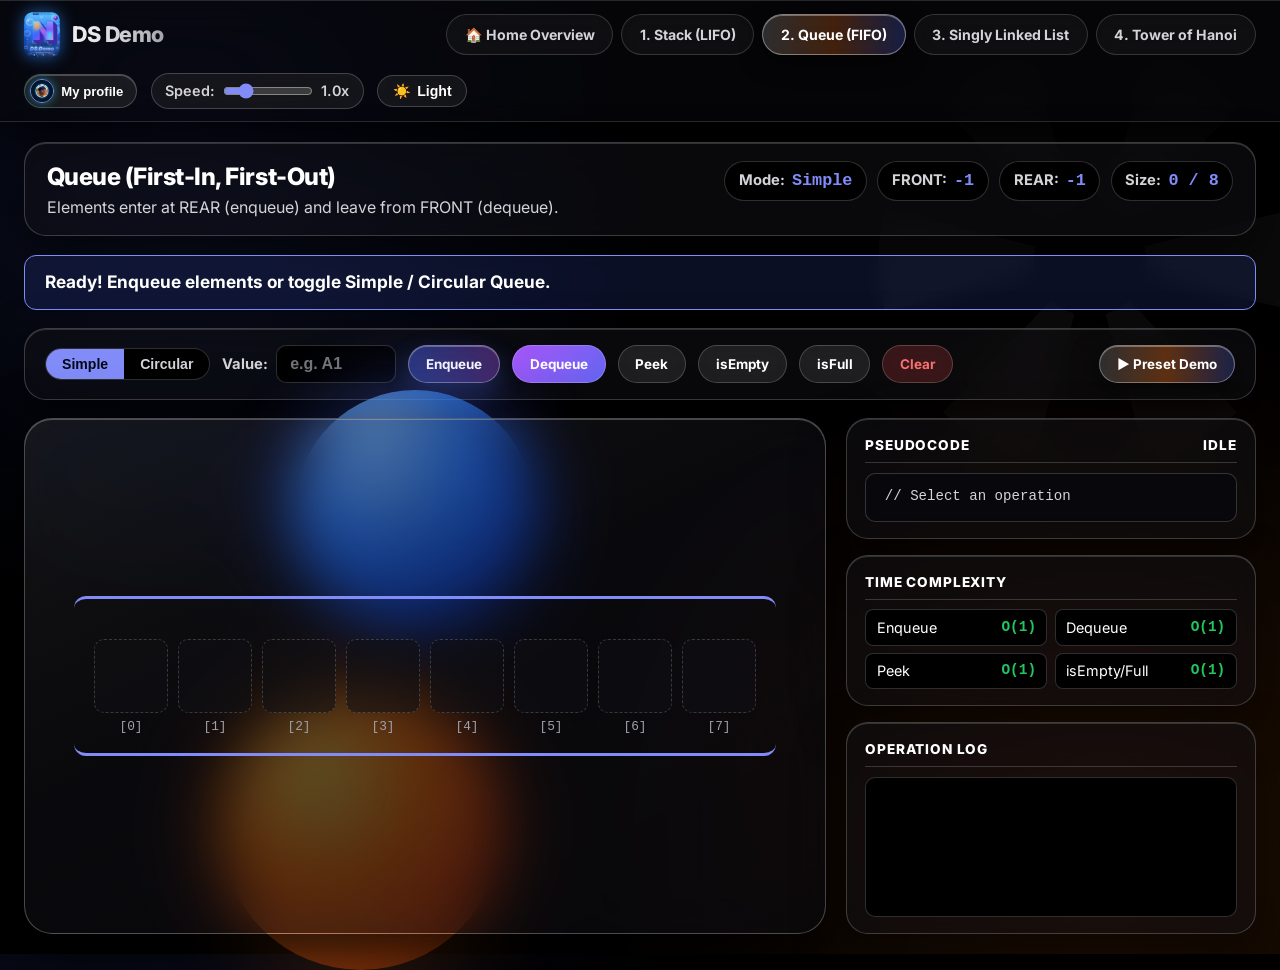
<file: queue.html>
<!DOCTYPE html>
<html lang="en" data-theme="dark">
<head>
  <meta charset="UTF-8">
  <meta name="viewport" content="width=device-width, initial-scale=1.0, viewport-fit=cover">
  <meta name="theme-color" content="#000000">
  <meta name="apple-mobile-web-app-capable" content="yes">
  <meta name="apple-mobile-web-app-status-bar-style" content="black-translucent">
  <meta name="apple-mobile-web-app-title" content="DS Demo">
  <meta name="application-name" content="DS Demo">
  <meta name="mobile-web-app-capable" content="yes">
  <link rel="icon" type="image/png" sizes="32x32" href="assets/icons/favicon-32.png?v=10">
  <link rel="icon" type="image/png" sizes="192x192" href="assets/icons/icon-192.png?v=10">
  <link rel="apple-touch-icon" sizes="180x180" href="assets/icons/apple-touch-icon.png?v=10">
  <link rel="manifest" href="manifest.json?v=10">
  <title>DS Demo — Interactive DSA Lab</title>
  <link rel="preconnect" href="https://fonts.googleapis.com">
  <link rel="preconnect" href="https://fonts.gstatic.com" crossorigin>
  <link href="https://fonts.googleapis.com/css2?family=Inter:wght@400;500;600;700;800&family=Orbitron:ital,wght@0,700;0,800;0,900;1,800;1,900&display=swap" rel="stylesheet">
  <style>
    /* ==========================================================================
       THEBITFORGE NEON-GLOW THEME PALETTE (Dark & Light Modes)
       ========================================================================== */
    :root[data-theme="dark"] {
      --bg-primary: #050816;
      --bg-secondary: rgba(10, 16, 48, 0.72);
      --bg-tertiary: rgba(22, 34, 82, 0.85);
      --bg-canvas: rgba(7, 11, 28, 0.88);
      --text-primary: #f8fafc;
      --text-secondary: #cbd5e1;
      --text-muted: #94a3b8;
      --border-color: rgba(45, 140, 255, 0.28);
      --accent-primary: #22d3ee;
      --accent-blue: #2d8cff;
      --accent-secondary: #a78bfa;
      --accent-orange: #ff7a18;
      --accent-hover: #0284c7;
      --success: #22c55e;
      --success-bg: rgba(34, 197, 94, 0.16);
      --warning: #ff7a18;
      --warning-bg: rgba(255, 122, 24, 0.18);
      --danger: #ef4444;
      --danger-bg: rgba(239, 68, 68, 0.2);
      --info-bg: rgba(34, 211, 238, 0.14);
      --node-bg: rgba(12, 20, 56, 0.9);
      --node-border: #22d3ee;
      --code-bg: #040711;
      --code-highlight: rgba(34, 211, 238, 0.25);
      --shadow: 0 10px 30px -5px rgba(0, 0, 0, 0.65), 0 0 25px rgba(45, 140, 255, 0.2);
    }

    :root[data-theme="light"] {
      --bg-primary: #f1f5f9;
      --bg-secondary: rgba(255, 255, 255, 0.9);
      --bg-tertiary: #e2e8f0;
      --bg-canvas: #f8fafc;
      --text-primary: #0f172a;
      --text-secondary: #334155;
      --text-muted: #64748b;
      --border-color: #cbd5e1;
      --accent-primary: #0284c7;
      --accent-blue: #2563eb;
      --accent-secondary: #7c3aed;
      --accent-orange: #ea580c;
      --accent-hover: #0369a1;
      --success: #16a34a;
      --success-bg: rgba(22, 163, 74, 0.12);
      --warning: #ea580c;
      --warning-bg: rgba(234, 88, 12, 0.12);
      --danger: #dc2626;
      --danger-bg: rgba(220, 38, 38, 0.12);
      --info-bg: rgba(2, 132, 199, 0.12);
      --node-bg: #ffffff;
      --node-border: #0284c7;
      --code-bg: #f1f5f9;
      --code-highlight: rgba(2, 132, 199, 0.22);
      --shadow: 0 10px 25px -5px rgba(15, 23, 42, 0.08);
    }

    * {
      box-sizing: border-box;
      margin: 0;
      padding: 0;
    }

    body {
      font-family: 'Inter', system-ui, -apple-system, sans-serif;
      background-color: var(--bg-primary);
      background-image:
        radial-gradient(circle at 12% 20%, rgba(45, 140, 255, 0.16) 0%, transparent 40%),
        radial-gradient(circle at 88% 25%, rgba(255, 122, 24, 0.14) 0%, transparent 40%),
        radial-gradient(rgba(34, 211, 238, 0.12) 1px, transparent 1px);
      background-size: 100% 100%, 100% 100%, 32px 32px;
      color: var(--text-primary);
      line-height: 1.5;
      font-size: 16px;
      min-height: 100vh;
      display: flex;
      flex-direction: column;
      transition: background-color 0.25s ease, color 0.25s ease;
    }

    header {
      background: var(--bg-secondary);
      backdrop-filter: blur(16px);
      -webkit-backdrop-filter: blur(16px);
      border-bottom: 1px solid var(--border-color);
      padding: 0.75rem 1.5rem;
      display: flex;
      flex-wrap: wrap;
      align-items: center;
      justify-content: space-between;
      gap: 1rem;
      position: sticky;
      top: 0;
      z-index: 100;
      box-shadow: var(--shadow);
    }

    .brand {
      display: flex;
      align-items: center;
      gap: 0.75rem;
      font-family: 'Orbitron', sans-serif;
      font-weight: 900;
      font-style: italic;
      font-size: 1.35rem;
      background: linear-gradient(92deg, var(--accent-primary) 0%, var(--accent-blue) 40%, var(--accent-secondary) 70%, var(--accent-orange) 100%);
      -webkit-background-clip: text;
      background-clip: text;
      color: transparent;
      filter: drop-shadow(0 0 14px rgba(34, 211, 238, 0.35));
    }

    .brand-badge {
      background: linear-gradient(135deg, var(--accent-blue), var(--accent-orange));
      color: #fff;
      padding: 0.25rem 0.65rem;
      border-radius: 8px;
      font-size: 0.78rem;
      font-style: normal;
      font-weight: 900;
      -webkit-text-fill-color: #ffffff;
    }

    nav.tabs {
      display: flex;
      gap: 0.5rem;
      flex-wrap: wrap;
    }

    .tab-btn {
      background: rgba(12, 18, 48, 0.45);
      color: var(--text-secondary);
      border: 1px solid var(--border-color);
      padding: 0.55rem 1.1rem;
      border-radius: 999px;
      font-family: 'Orbitron', sans-serif;
      font-size: 0.88rem;
      font-weight: 700;
      cursor: pointer;
      transition: all 0.25s ease;
    }

    .tab-btn:hover {
      border-color: var(--accent-primary);
      color: var(--text-primary);
      box-shadow: 0 0 15px rgba(34, 211, 238, 0.25);
    }

    .tab-btn.active {
      background: linear-gradient(135deg, rgba(45, 140, 255, 0.28), rgba(255, 122, 24, 0.22));
      color: #ffffff;
      border-color: var(--accent-primary);
      box-shadow: 0 0 20px rgba(34, 211, 238, 0.4);
    }

    .global-controls {
      display: flex;
      align-items: center;
      gap: 0.85rem;
    }

    .speed-control {
      display: flex;
      align-items: center;
      gap: 0.5rem;
      font-size: 0.9rem;
      font-weight: 600;
      color: var(--text-secondary);
      background: var(--bg-primary);
      padding: 0.4rem 0.85rem;
      border-radius: 999px;
      border: 1px solid var(--border-color);
    }

    .speed-control input[type="range"] {
      width: 90px;
      accent-color: var(--accent-primary);
      cursor: pointer;
    }

    .theme-btn {
      background: var(--bg-primary);
      color: var(--text-primary);
      border: 1px solid var(--border-color);
      padding: 0.45rem 0.9rem;
      border-radius: 999px;
      font-size: 0.88rem;
      font-weight: 700;
      cursor: pointer;
      display: flex;
      align-items: center;
      gap: 0.4rem;
      transition: all 0.2s ease;
      text-decoration: none;
    }

    .theme-btn:hover {
      border-color: var(--accent-orange);
      box-shadow: 0 0 15px rgba(255, 122, 24, 0.35);
    }

    main {
      flex: 1;
      max-width: 1600px;
      width: 100%;
      margin: 0 auto;
      padding: 1.25rem 1.5rem;
    }

    .demo-section {
      display: none;
      flex-direction: column;
      gap: 1.15rem;
      animation: fadeIn 0.25s ease;
    }

    .demo-section.active {
      display: flex;
    }

    @keyframes fadeIn {
      from { opacity: 0; transform: translateY(6px); }
      to { opacity: 1; transform: translateY(0); }
    }

    .demo-header {
      display: flex;
      flex-wrap: wrap;
      justify-content: space-between;
      align-items: baseline;
      gap: 1rem;
      background: var(--bg-secondary);
      backdrop-filter: blur(14px);
      padding: 1rem 1.35rem;
      border-radius: 16px;
      border: 1px solid var(--border-color);
      box-shadow: var(--shadow);
    }

    .demo-header h1 {
      font-family: 'Orbitron', sans-serif;
      font-size: 1.5rem;
      font-weight: 800;
      color: var(--accent-primary);
    }

    .demo-header p {
      font-size: 1rem;
      color: var(--text-secondary);
    }

    .stats-badges {
      display: flex;
      gap: 0.65rem;
      flex-wrap: wrap;
      margin-left: auto;
    }

    .stat-badge {
      background: var(--bg-primary);
      border: 1px solid var(--border-color);
      padding: 0.4rem 0.85rem;
      border-radius: 999px;
      font-size: 0.92rem;
      font-weight: 700;
      color: var(--text-secondary);
    }

    .stat-badge span {
      color: var(--accent-primary);
      font-family: ui-monospace, SFMono-Regular, monospace;
      font-size: 1.05rem;
      margin-left: 0.25rem;
    }

    .status-bar {
      padding: 0.85rem 1.25rem;
      border-radius: 12px;
      font-size: 1.08rem;
      font-weight: 700;
      display: flex;
      align-items: center;
      justify-content: space-between;
      border: 1px solid var(--border-color);
      background-color: var(--bg-secondary);
      backdrop-filter: blur(12px);
      transition: all 0.25s ease;
    }

    .status-bar.info { background-color: var(--info-bg); border-color: var(--accent-primary); }
    .status-bar.success { background-color: var(--success-bg); border-color: var(--success); }
    .status-bar.warning { background-color: var(--warning-bg); border-color: var(--warning); }
    .status-bar.error { background-color: var(--danger-bg); border-color: var(--danger); animation: shake 0.35s ease; }

    @keyframes shake {
      0%, 100% { transform: translateX(0); }
      25% { transform: translateX(-6px); }
      75% { transform: translateX(6px); }
    }

    .controls-panel {
      background: var(--bg-secondary);
      backdrop-filter: blur(14px);
      border: 1px solid var(--border-color);
      border-radius: 16px;
      padding: 1rem 1.25rem;
      display: flex;
      flex-wrap: wrap;
      align-items: center;
      gap: 0.75rem;
    }

    .input-group {
      display: flex;
      align-items: center;
      gap: 0.5rem;
    }

    .input-group label {
      font-weight: 700;
      font-size: 0.92rem;
      color: var(--text-secondary);
    }

    input[type="text"],
    input[type="number"],
    select {
      background: var(--bg-primary);
      color: var(--text-primary);
      border: 1px solid var(--border-color);
      padding: 0.55rem 0.8rem;
      border-radius: 10px;
      font-size: 1rem;
      font-weight: 600;
      width: 120px;
    }

    input[type="number"].small-input { width: 80px; }

    .btn {
      background: var(--bg-tertiary);
      color: var(--text-primary);
      border: 1px solid var(--border-color);
      padding: 0.6rem 1.05rem;
      border-radius: 999px;
      font-family: 'Orbitron', sans-serif;
      font-size: 0.84rem;
      font-weight: 700;
      cursor: pointer;
      transition: all 0.2s ease;
    }

    .btn:hover:not(:disabled) {
      transform: translateY(-2px);
      border-color: var(--accent-primary);
      box-shadow: 0 0 16px rgba(34, 211, 238, 0.35);
    }

    .btn:disabled { opacity: 0.45; cursor: not-allowed; }

    .btn-primary {
      background: linear-gradient(135deg, var(--accent-blue), var(--accent-primary));
      color: #fff;
      border: none;
      box-shadow: 0 0 18px rgba(45, 140, 255, 0.45);
    }

    .btn-secondary {
      background: linear-gradient(135deg, var(--accent-secondary), #6366f1);
      color: #fff;
      border: none;
    }

    .btn-danger {
      background: var(--danger-bg);
      color: #f87171;
      border-color: var(--danger);
    }

    .btn-demo {
      background: linear-gradient(135deg, var(--accent-orange), #ea580c);
      color: #fff;
      border: none;
      margin-left: auto;
      box-shadow: 0 0 20px rgba(255, 122, 24, 0.45);
    }

    .divider { width: 1px; height: 28px; background: var(--border-color); margin: 0 0.25rem; }

    .workspace-grid {
      display: grid;
      grid-template-columns: 1fr 410px;
      gap: 1.25rem;
      align-items: stretch;
    }

    @media (max-width: 1150px) {
      .workspace-grid { grid-template-columns: 1fr; }
    }

    .viz-canvas {
      background: var(--bg-canvas);
      border: 1px solid var(--border-color);
      border-radius: 18px;
      min-height: 450px;
      padding: 1.5rem;
      display: flex;
      flex-direction: column;
      align-items: center;
      justify-content: center;
      position: relative;
      overflow-x: auto;
      box-shadow: inset 0 0 35px rgba(45, 140, 255, 0.12), var(--shadow);
    }

    .side-panels { display: flex; flex-direction: column; gap: 1rem; }

    .panel {
      background: var(--bg-secondary);
      backdrop-filter: blur(14px);
      border: 1px solid var(--border-color);
      border-radius: 16px;
      padding: 1rem 1.15rem;
      display: flex;
      flex-direction: column;
      gap: 0.6rem;
    }

    .panel-title {
      font-family: 'Orbitron', sans-serif;
      font-size: 0.85rem;
      text-transform: uppercase;
      letter-spacing: 0.08em;
      color: var(--accent-primary);
      font-weight: 800;
      border-bottom: 1px solid var(--border-color);
      padding-bottom: 0.4rem;
      display: flex;
      justify-content: space-between;
    }

    .pseudocode {
      background: var(--code-bg);
      border-radius: 10px;
      padding: 0.65rem;
      font-family: ui-monospace, SFMono-Regular, monospace;
      font-size: 0.88rem;
      line-height: 1.55;
      overflow-x: auto;
      border: 1px solid var(--border-color);
    }

    .code-line { padding: 0.15rem 0.5rem; border-radius: 4px; white-space: pre; color: var(--text-secondary); }
    .code-line.active { background-color: var(--code-highlight); color: var(--text-primary); font-weight: 700; border-left: 3px solid var(--accent-primary); }

    .complexity-grid { display: grid; grid-template-columns: repeat(2, 1fr); gap: 0.45rem; font-size: 0.9rem; }
    .complexity-item { background: var(--bg-primary); padding: 0.4rem 0.65rem; border-radius: 8px; display: flex; justify-content: space-between; border: 1px solid var(--border-color); }
    .complexity-item strong { font-family: ui-monospace, monospace; color: var(--success); }
    .complexity-item strong.linear { color: var(--warning); }
    .complexity-item strong.exp { color: var(--danger); }

    .op-log {
      background: var(--bg-primary);
      border: 1px solid var(--border-color);
      border-radius: 10px;
      height: 140px;
      overflow-y: auto;
      padding: 0.55rem 0.75rem;
      font-family: ui-monospace, monospace;
      font-size: 0.86rem;
      display: flex;
      flex-direction: column;
      gap: 0.3rem;
    }

    .log-entry { padding: 0.2rem 0.4rem; border-radius: 4px; border-left: 3px solid var(--accent-primary); background: var(--bg-secondary); }
    .log-entry.error { border-left-color: var(--danger); color: var(--danger); }

    /* STACK */
    .stack-bucket {
      width: 200px;
      border-left: 4px solid var(--accent-primary);
      border-right: 4px solid var(--accent-primary);
      border-bottom: 5px solid var(--accent-primary);
      border-radius: 0 0 14px 14px;
      padding: 8px 12px;
      display: flex;
      flex-direction: column-reverse;
      gap: 6px;
      background: rgba(34, 211, 238, 0.04);
      box-shadow: 0 0 25px rgba(34, 211, 238, 0.2);
    }
    .stack-slot { height: 42px; width: 100%; border: 1px dashed var(--border-color); border-radius: 8px; display: flex; align-items: center; padding: 0 0.75rem; position: relative; font-size: 0.82rem; color: var(--text-muted); }
    .stack-element {
      position: absolute; inset: 0;
      background: linear-gradient(135deg, var(--accent-blue), var(--accent-secondary));
      color: #fff; font-weight: 800; font-size: 1.15rem; border-radius: 7px;
      display: flex; align-items: center; justify-content: center;
      box-shadow: 0 0 15px rgba(45, 140, 255, 0.45);
      transition: transform calc(0.4s / var(--speed-mult, 1)) ease, opacity calc(0.4s / var(--speed-mult, 1)) ease;
    }
    .stack-element.entering, .stack-element.leaving { transform: translateY(-130px) scale(0.9); opacity: 0; }
    .stack-element.peeking { background: linear-gradient(135deg, var(--accent-orange), #f59e0b); transform: scale(1.06); }
    .top-pointer-badge { position: absolute; right: -130px; background: var(--accent-orange); color: #fff; font-weight: 900; font-size: 0.86rem; padding: 0.2rem 0.6rem; border-radius: 6px; white-space: nowrap; }

    /* QUEUE */
    .queue-mode-toggle { display: inline-flex; background: var(--bg-primary); border: 1px solid var(--border-color); border-radius: 999px; overflow: hidden; }
    .queue-mode-btn { padding: 0.45rem 1rem; border: none; background: transparent; color: var(--text-secondary); font-weight: 700; cursor: pointer; font-size: 0.88rem; }
    .queue-mode-btn.active { background: var(--accent-primary); color: #050816; }
    .queue-track { display: flex; align-items: center; gap: 10px; padding: 2.5rem 1.25rem; border-top: 3px solid var(--accent-primary); border-bottom: 3px solid var(--accent-primary); border-radius: 12px; }
    .queue-track.circular-mode { border: 2px dashed var(--accent-orange); border-radius: 24px; }
    .queue-cell { width: 74px; height: 74px; border: 1px dashed var(--border-color); border-radius: 10px; display: flex; align-items: center; justify-content: center; position: relative; background: var(--bg-secondary); }
    .queue-cell-index { position: absolute; bottom: -24px; font-size: 0.8rem; font-family: monospace; color: var(--text-muted); }
    .queue-item { width: 100%; height: 100%; background: linear-gradient(135deg, var(--accent-blue), var(--accent-secondary)); color: #fff; font-weight: 800; font-size: 1.2rem; border-radius: 8px; display: flex; align-items: center; justify-content: center; transition: all calc(0.4s / var(--speed-mult, 1)) ease; }
    .queue-item.entering { transform: translateX(80px); opacity: 0; }
    .queue-item.leaving { transform: translateX(-80px); opacity: 0; }
    .queue-item.peeking { background: linear-gradient(135deg, var(--accent-orange), #f59e0b); }
    .q-pointer { position: absolute; font-size: 0.75rem; font-weight: 900; padding: 0.15rem 0.45rem; border-radius: 4px; white-space: nowrap; }
    .q-pointer.front-ptr { top: -32px; background: var(--success); color: #fff; }
    .q-pointer.rear-ptr { bottom: -48px; background: var(--accent-orange); color: #fff; }

    /* LINKED LIST */
    .sll-stage { display: flex; align-items: center; flex-wrap: wrap; gap: 0.4rem; width: 100%; padding: 2rem 1rem; }
    .sll-head-badge { background: var(--accent-secondary); color: #fff; font-weight: 900; padding: 0.45rem 0.8rem; border-radius: 8px; }
    .sll-node-wrapper { display: flex; align-items: center; position: relative; margin: 1.2rem 0; transition: all calc(0.35s / var(--speed-mult, 1)) ease; }
    .sll-node-wrapper.entering { transform: translateY(-40px); opacity: 0; }
    .sll-node-wrapper.leaving { transform: translateY(40px); opacity: 0; }
    .sll-node { display: flex; border: 2px solid var(--node-border); border-radius: 10px; overflow: hidden; background: var(--node-bg); }
    .sll-node.current { border-color: var(--accent-orange); box-shadow: 0 0 18px var(--accent-orange); }
    .sll-node.found { border-color: var(--success); box-shadow: 0 0 20px var(--success); }
    .sll-node-data { padding: 0.6rem 0.95rem; font-weight: 800; font-size: 1.15rem; border-right: 1px solid var(--border-color); }
    .sll-node-next { padding: 0.6rem; font-family: monospace; font-size: 0.82rem; color: var(--accent-primary); display: flex; align-items: center; }
    .sll-index-tag { position: absolute; bottom: -22px; left: 14px; font-size: 0.78rem; color: var(--text-muted); font-family: monospace; }
    .sll-ptr-tag { position: absolute; top: -30px; left: 8px; background: var(--accent-orange); color: #fff; font-size: 0.75rem; font-weight: 800; padding: 0.1rem 0.45rem; border-radius: 4px; white-space: nowrap; }
    .sll-arrow { font-size: 1.5rem; font-weight: 900; color: var(--accent-primary); margin: 0 0.3rem; }
    .sll-null { background: var(--bg-tertiary); color: var(--danger); border: 1px dashed var(--danger); padding: 0.45rem 0.75rem; border-radius: 8px; font-family: monospace; font-weight: 900; }

    /* HANOI */
    .hanoi-stage { display: flex; flex-direction: column; align-items: center; width: 100%; gap: 1.25rem; }
    .hanoi-move-banner { background: var(--bg-secondary); border: 1px solid var(--accent-primary); padding: 0.5rem 1.35rem; border-radius: 999px; font-weight: 800; color: var(--accent-primary); }
    .hanoi-rods-area { display: grid; grid-template-columns: repeat(3, 1fr); gap: 1.25rem; width: 100%; max-width: 880px; padding-top: 2rem; }
    .hanoi-rod-column { display: flex; flex-direction: column; align-items: center; cursor: pointer; padding: 0.75rem; border-radius: 14px; border: 1px solid transparent; }
    .hanoi-rod-column.selected { background: rgba(34, 211, 238, 0.1); border-color: var(--accent-primary); }
    .hanoi-peg-container { width: 100%; height: 230px; display: flex; flex-direction: column-reverse; align-items: center; position: relative; padding-bottom: 12px; }
    .hanoi-peg-pole { position: absolute; bottom: 12px; width: 10px; height: 200px; background: var(--border-color); border-radius: 5px 5px 0 0; }
    .hanoi-peg-base { position: absolute; bottom: 0; width: 90%; height: 10px; background: var(--accent-primary); border-radius: 5px; box-shadow: 0 0 12px var(--accent-primary); }
    .hanoi-disc { height: 26px; border-radius: 13px; z-index: 3; display: flex; align-items: center; justify-content: center; color: #fff; font-weight: 800; font-size: 0.85rem; margin-bottom: 3px; transition: transform calc(0.3s / var(--speed-mult, 1)) ease; }
    .hanoi-disc.lifted { transform: translateY(-40px) scale(1.05); outline: 2px solid #fff; }
    .hanoi-rod-label { margin-top: 0.65rem; font-family: 'Orbitron', sans-serif; font-weight: 700; font-size: 0.95rem; }
      /* CREATOR PROFILE MODAL */
    .profile-btn-avatar {
      width: 24px;
      height: 24px;
      border-radius: 50%;
      object-fit: cover;
      border: 1.5px solid var(--accent-primary, #22d3ee);
      box-shadow: 0 0 8px rgba(34, 211, 238, 0.5);
      flex-shrink: 0;
    }
    .creator-corner-badge {
      display: inline-flex;
      align-items: center;
      gap: 0.45rem;
      padding: 0.25rem 0.8rem 0.25rem 0.32rem;
      border-radius: 999px;
      background: rgba(167, 139, 250, 0.16);
      border: 1px solid rgba(167, 139, 250, 0.55);
      color: var(--text-primary, #f8fafc);
      font-size: 0.82rem;
      font-weight: 800;
      white-space: nowrap;
      cursor: pointer;
      transition: all 0.25s ease;
      user-select: none;
    }
    .creator-corner-badge:hover {
      transform: translateY(-1px) scale(1.03);
      background: rgba(167, 139, 250, 0.28);
      border-color: var(--accent-primary, #22d3ee);
      box-shadow: 0 0 18px rgba(34, 211, 238, 0.4);
    }
    .profile-modal-backdrop {
      position: fixed; inset: 0; z-index: 2100;
      background: rgba(3, 7, 20, 0.82);
      backdrop-filter: blur(12px); -webkit-backdrop-filter: blur(12px);
      display: flex; align-items: center; justify-content: center;
      padding: 1.25rem;
    }
    .profile-modal-backdrop[hidden] { display: none !important; }
    .profile-modal-card {
      position: relative; width: 100%; max-width: 480px;
      background: linear-gradient(165deg, rgba(14, 22, 54, 0.95), rgba(7, 11, 30, 0.98));
      border: 1.5px solid rgba(34, 211, 238, 0.55);
      border-radius: 24px; padding: 2.2rem 1.8rem 1.9rem;
      box-shadow: 0 20px 50px rgba(0, 0, 0, 0.75), 0 0 35px rgba(45, 140, 255, 0.35);
      text-align: center;
    }
    .profile-modal-close {
      position: absolute; top: 1rem; right: 1rem;
      width: 36px; height: 36px; border-radius: 50%;
      border: 1px solid var(--border-color); background: var(--bg-tertiary);
      color: var(--text-primary); font-size: 1.1rem; font-weight: 800;
      cursor: pointer; display: flex; align-items: center; justify-content: center;
    }
    .profile-avatar-wrapper { margin: 0 auto 1.2rem; width: 154px; height: 154px; }
    .profile-avatar-img {
      width: 100%; height: 100%; object-fit: cover; border-radius: 50%;
      box-shadow: 0 0 28px rgba(34, 211, 238, 0.65), 0 0 50px rgba(45, 140, 255, 0.4);
    }
    .profile-tag-pill {
      display: inline-block;
      background: linear-gradient(135deg, rgba(45, 140, 255, 0.2), rgba(34, 211, 238, 0.2));
      border: 1px solid var(--accent-primary, #22d3ee);
      color: var(--accent-primary, #22d3ee);
      font-size: 0.92rem; font-weight: 800; letter-spacing: 0.04em;
      text-transform: uppercase; padding: 0.35rem 1rem; border-radius: 999px;
      margin-bottom: 1.1rem; box-shadow: 0 0 15px rgba(34, 211, 238, 0.3);
    }
    .profile-details-list {
      display: flex; flex-direction: column; gap: 0.85rem; text-align: left;
      background: rgba(255, 255, 255, 0.035);
      border: 1px solid var(--border-color); border-radius: 16px;
      padding: 1.25rem 1.4rem;
    }
    .profile-detail-item {
      display: flex; flex-direction: column; gap: 0.18rem;
      border-bottom: 1px dashed rgba(255, 255, 255, 0.08); padding-bottom: 0.65rem;
    }
    .profile-detail-item:last-child { border-bottom: none; padding-bottom: 0; }
    .profile-label { font-size: 0.78rem; font-weight: 700; color: var(--text-muted); text-transform: uppercase; letter-spacing: 0.05em; }
    .profile-val { font-size: 1.05rem; font-weight: 800; color: var(--text-primary); line-height: 1.35; }
    .profile-val.highlight-name {
      color: #ffffff; font-size: 1.2rem;
      background: linear-gradient(90deg, #ffffff, var(--accent-primary, #22d3ee));
      -webkit-background-clip: text; background-clip: text; -webkit-text-fill-color: transparent;
    }
    .profile-val.guidance-val { color: var(--accent-orange, #ff7a18); font-size: 1.08rem; }

    /* ==========================================================================
       OBSIDIAN FROSTED GLASS + 3D AMBIENT ORBS UI (Unified Across All Pages)
       ========================================================================== */
    :root[data-theme="dark"] {
      --bg-primary: #000000;
      --bg-secondary: rgba(16, 16, 20, 0.56);
      --bg-tertiary: rgba(255, 255, 255, 0.08);
      --bg-canvas: rgba(18, 18, 24, 0.52);
      --text-primary: #ffffff;
      --text-secondary: #d4d4d8;
      --text-muted: #a1a1aa;
      --border-color: rgba(255, 255, 255, 0.18);
      --accent-primary: #818cf8;
      --accent-blue: #4f6cff;
      --accent-secondary: #a855f7;
      --accent-orange: #f97316;
      --accent-hover: #6366f1;
      --info-bg: rgba(79, 108, 255, 0.14);
      --node-bg: rgba(14, 14, 20, 0.88);
      --node-border: rgba(255, 255, 255, 0.34);
      --code-bg: rgba(9, 9, 13, 0.88);
      --code-highlight: rgba(249, 115, 22, 0.22);
      --shadow: 0 24px 60px rgba(0, 0, 0, 0.82), inset 0 1px 0 rgba(255, 255, 255, 0.14);
    }

    :root[data-theme="dark"] body {
      background-color: #000000;
      background-image:
        radial-gradient(circle at 14% 12%, rgba(79, 108, 255, 0.14) 0%, transparent 38%),
        radial-gradient(circle at 86% 88%, rgba(249, 115, 22, 0.14) 0%, transparent 40%);
      background-size: 100% 100%, 100% 100%;
    }

    body {
      position: relative;
      overflow-x: hidden;
    }

    /* Subtle Geometric 6-Arm Starburst Watermark */
    body::before {
      content: "";
      position: fixed;
      top: 40px;
      right: -30px;
      width: 440px;
      height: 440px;
      pointer-events: none;
      z-index: 0;
      opacity: 0.04;
      background: conic-gradient(
        from 0deg,
        transparent 0deg 16deg, #fff 16deg 44deg, transparent 44deg 76deg,
        #fff 76deg 104deg, transparent 104deg 136deg, #fff 136deg 164deg,
        transparent 164deg 196deg, #fff 196deg 224deg, transparent 224deg 256deg,
        #fff 256deg 284deg, transparent 284deg 316deg, #fff 316deg 344deg,
        transparent 344deg 360deg
      );
      -webkit-mask: radial-gradient(circle, transparent 0 18%, #000 18% 68%, transparent 68%);
      mask: radial-gradient(circle, transparent 0 18%, #000 18% 68%, transparent 68%);
    }

    :root[data-theme="light"] body::before {
      opacity: 0.03;
      filter: invert(1);
    }

    header, main {
      position: relative;
      z-index: 1;
    }

    :root[data-theme="dark"] header {
      background: rgba(8, 8, 10, 0.72);
      backdrop-filter: blur(22px) saturate(140%);
      -webkit-backdrop-filter: blur(22px) saturate(140%);
      border-bottom: 1px solid rgba(255, 255, 255, 0.14);
    }

    .brand {
      font-family: 'Inter', system-ui, sans-serif;
      font-style: normal;
      font-weight: 800;
      letter-spacing: -0.02em;
      background: linear-gradient(95deg, #ffffff 0%, #e4e4e7 55%, #a1a1aa 100%);
      -webkit-background-clip: text;
      background-clip: text;
      color: transparent;
      filter: none;
    }

    .tab-btn {
      font-family: 'Inter', system-ui, sans-serif;
      background: rgba(255, 255, 255, 0.04);
      backdrop-filter: blur(12px);
      -webkit-backdrop-filter: blur(12px);
      border: 1px solid rgba(255, 255, 255, 0.16);
      font-weight: 700;
    }

    .tab-btn:hover {
      border-color: rgba(255, 255, 255, 0.45);
      box-shadow: 0 4px 16px rgba(0, 0, 0, 0.4);
    }

    .tab-btn.active {
      background: linear-gradient(90deg, rgba(255, 255, 255, 0.16), rgba(249, 115, 22, 0.25), rgba(79, 108, 255, 0.24));
      color: #ffffff;
      border-color: rgba(255, 255, 255, 0.4);
      box-shadow: inset 0 1px 0 rgba(255, 255, 255, 0.32), 0 8px 22px rgba(0, 0, 0, 0.5);
    }

    .speed-control,
    .theme-btn {
      background: rgba(255, 255, 255, 0.06);
      backdrop-filter: blur(14px);
      -webkit-backdrop-filter: blur(14px);
      border: 1px solid rgba(255, 255, 255, 0.2);
    }

    .demo-header,
    .controls-panel,
    .panel {
      backdrop-filter: blur(24px) saturate(145%);
      -webkit-backdrop-filter: blur(24px) saturate(145%);
      border-radius: 22px;
      border: 1px solid rgba(255, 255, 255, 0.2);
      box-shadow: 0 20px 48px rgba(0, 0, 0, 0.55), inset 0 1px 0 rgba(255, 255, 255, 0.16);
    }

    .demo-header h1 {
      font-family: 'Inter', system-ui, sans-serif;
      font-weight: 800;
      letter-spacing: -0.02em;
      color: var(--text-primary);
    }

    .panel-title {
      font-family: 'Inter', system-ui, sans-serif;
      font-weight: 800;
      letter-spacing: 0.06em;
      color: var(--text-primary);
    }

    .btn {
      font-family: 'Inter', system-ui, sans-serif;
      font-weight: 700;
      border: 1px solid rgba(255, 255, 255, 0.2);
      backdrop-filter: blur(12px);
      -webkit-backdrop-filter: blur(12px);
    }

    .btn:hover:not(:disabled) {
      border-color: rgba(255, 255, 255, 0.48);
      box-shadow: 0 8px 22px rgba(0, 0, 0, 0.55);
    }

    .btn-primary {
      background: linear-gradient(90deg, rgba(79, 108, 255, 0.42), rgba(168, 85, 247, 0.35));
      border: 1px solid rgba(255, 255, 255, 0.34);
      box-shadow: inset 0 1px 0 rgba(255, 255, 255, 0.28), 0 10px 24px rgba(79, 108, 255, 0.25);
    }

    .btn-demo {
      background: linear-gradient(90deg, rgba(255, 255, 255, 0.14), rgba(249, 115, 22, 0.34), rgba(79, 108, 255, 0.24));
      border: 1px solid rgba(255, 255, 255, 0.34);
      box-shadow: inset 0 1px 0 rgba(255, 255, 255, 0.32), 0 10px 28px rgba(0, 0, 0, 0.55);
    }

    /* 3D Glowing Orbs Refracting Through Frosted Smoked-Glass Visualizer Canvas */
    .workspace-grid {
      position: relative;
      isolation: isolate;
    }

    .workspace-grid::before,
    .workspace-grid::after {
      content: "";
      position: absolute;
      border-radius: 50%;
      pointer-events: none;
      z-index: 0;
    }

    .workspace-grid::before {
      width: 240px;
      height: 240px;
      top: -28px;
      left: 22%;
      background: radial-gradient(circle at 34% 28%, #93c5fd 0%, #3b82f6 38%, #1d4ed8 74%, #0c1445 100%);
      box-shadow: 0 0 80px rgba(79, 108, 255, 0.55);
      opacity: 0.72;
    }

    .workspace-grid::after {
      width: 280px;
      height: 280px;
      bottom: -36px;
      left: 16%;
      background: radial-gradient(circle at 35% 32%, #fef08a 0%, #fb923c 34%, #ea580c 70%, #7c2d12 100%);
      box-shadow: 0 0 90px rgba(249, 115, 22, 0.52);
      opacity: 0.74;
    }

    :root[data-theme="light"] .workspace-grid::before,
    :root[data-theme="light"] .workspace-grid::after {
      opacity: 0.22;
    }

    .viz-canvas,
    .side-panels {
      position: relative;
      z-index: 1;
    }

    :root[data-theme="dark"] .viz-canvas {
      background: linear-gradient(155deg, rgba(255, 255, 255, 0.08) 0%, rgba(16, 16, 22, 0.56) 45%, rgba(10, 10, 14, 0.74) 100%);
      backdrop-filter: blur(28px) saturate(150%);
      -webkit-backdrop-filter: blur(28px) saturate(150%);
      border: 1px solid rgba(255, 255, 255, 0.26);
      border-radius: 28px;
      box-shadow: 0 30px 70px rgba(0, 0, 0, 0.85), inset 0 1px 0 rgba(255, 255, 255, 0.25);
    }

    :root[data-theme="dark"] .profile-modal-card {
      background: linear-gradient(155deg, rgba(255, 255, 255, 0.09) 0%, rgba(16, 16, 22, 0.72) 50%, rgba(10, 10, 14, 0.86) 100%);
      backdrop-filter: blur(28px) saturate(150%);
      -webkit-backdrop-filter: blur(28px) saturate(150%);
      border: 1px solid rgba(255, 255, 255, 0.28);
      border-radius: 28px;
      box-shadow: 0 32px 72px rgba(0, 0, 0, 0.9), inset 0 1px 0 rgba(255, 255, 255, 0.26);
    }

    .creator-corner-badge {
      background: rgba(255, 255, 255, 0.08);
      backdrop-filter: blur(14px);
      -webkit-backdrop-filter: blur(14px);
      border: 1px solid rgba(255, 255, 255, 0.22);
      box-shadow: inset 0 1px 0 rgba(255, 255, 255, 0.22);
    }

    .profile-val {
      font-family: 'Inter', system-ui, sans-serif;
    }

    @media (max-width: 720px) {
      .workspace-grid::before {
        width: 170px;
        height: 170px;
        left: 14%;
      }
      .workspace-grid::after {
        width: 210px;
        height: 210px;
        left: 10%;
      }
    }
  </style>
</head>
<body>
  <header>
    <div class="brand">
      <img src="assets/icons/app-icon.png?v=10" alt="DS Demo App Icon" style="width:36px;height:45px;object-fit:contain;border-radius:8px;filter:drop-shadow(0 0 8px rgba(45,140,255,0.6));">
      <span>DS Demo</span>
    </div>

    <nav class="tabs" role="tablist" aria-label="Data Structure Demos">
      <a class="tab-btn" href="index.html" style="text-decoration:none;">🏠 Home Overview</a>
      <button class="tab-btn active" role="tab" aria-selected="true" id="tab-stack" onclick="switchTab('stack')">1. Stack (LIFO)</button>
      <button class="tab-btn" role="tab" aria-selected="false" id="tab-queue" onclick="switchTab('queue')">2. Queue (FIFO)</button>
      <button class="tab-btn" role="tab" aria-selected="false" id="tab-sll" onclick="switchTab('sll')">3. Singly Linked List</button>
      <button class="tab-btn" role="tab" aria-selected="false" id="tab-hanoi" onclick="switchTab('hanoi')">4. Tower of Hanoi</button>
    </nav>

    <div class="global-controls">
      <button type="button" class="creator-corner-badge open-profile-modal" title="View Naveen K Profile"><img src="assets/profile/naveen-profile.png" alt="My Profile Photo" class="profile-btn-avatar"><span>My profile</span></button>
      <div class="speed-control">
        <label for="speed-slider">Speed:</label>
        <input type="range" id="speed-slider" min="0.5" max="3" step="0.25" value="1" oninput="updateSpeed(this.value)">
        <span id="speed-label">1.0x</span>
      </div>
      <button class="theme-btn" id="theme-toggle" onclick="toggleTheme()">
        <span id="theme-icon">☀️</span> <span id="theme-text">Light</span>
      </button>
    </div>
  </header>

  <main>
    <!-- 1. STACK -->
    <section id="sec-stack" class="demo-section active">
      <div class="demo-header">
        <div>
          <h1>Stack (Last-In, First-Out)</h1>
          <p>Elements are pushed and popped exclusively from the TOP end.</p>
        </div>
        <div class="stats-badges">
          <div class="stat-badge">TOP: <span id="stack-top-stat">-1</span></div>
          <div class="stat-badge">Size: <span id="stack-size-stat">0 / 8</span></div>
        </div>
      </div>
      <div id="stack-status" class="status-bar info"><span>Ready! Enter a value and click Push, or run the Preset Demo.</span></div>
      <div class="controls-panel">
        <div class="input-group">
          <label for="stack-input">Value:</label>
          <input type="text" id="stack-input" placeholder="e.g. 42" maxlength="8">
        </div>
        <button class="btn btn-primary" onclick="stackViz.push()">Push(val)</button>
        <button class="btn btn-secondary" onclick="stackViz.pop()">Pop()</button>
        <button class="btn" onclick="stackViz.peek()">Peek()</button>
        <button class="btn" onclick="stackViz.isEmpty()">isEmpty()</button>
        <button class="btn" onclick="stackViz.isFull()">isFull()</button>
        <div class="divider"></div>
        <div class="input-group">
          <label for="stack-cap-input">Cap:</label>
          <input type="number" id="stack-cap-input" class="small-input" min="3" max="12" value="8" onchange="stackViz.setCapacity(this.value)">
        </div>
        <button class="btn btn-danger" onclick="stackViz.clear()">Clear</button>
        <button class="btn btn-demo" onclick="stackViz.runDemo()">▶ Preset Demo</button>
      </div>
      <div class="workspace-grid">
        <div class="viz-canvas">
          <div id="stack-bucket" class="stack-bucket"></div>
        </div>
        <div class="side-panels">
          <div class="panel">
            <div class="panel-title"><span>Pseudocode</span><span id="stack-op-name">Idle</span></div>
            <div id="stack-code" class="pseudocode"><div class="code-line">// Select an operation</div></div>
          </div>
          <div class="panel">
            <div class="panel-title">Time Complexity</div>
            <div class="complexity-grid">
              <div class="complexity-item"><span>Push</span><strong>O(1)</strong></div>
              <div class="complexity-item"><span>Pop</span><strong>O(1)</strong></div>
              <div class="complexity-item"><span>Peek</span><strong>O(1)</strong></div>
              <div class="complexity-item"><span>isEmpty/Full</span><strong>O(1)</strong></div>
            </div>
          </div>
          <div class="panel">
            <div class="panel-title">Operation Log</div>
            <div id="stack-log" class="op-log"></div>
          </div>
        </div>
      </div>
    </section>

    <!-- 2. QUEUE -->
    <section id="sec-queue" class="demo-section">
      <div class="demo-header">
        <div>
          <h1>Queue (First-In, First-Out)</h1>
          <p>Elements enter at REAR (enqueue) and leave from FRONT (dequeue).</p>
        </div>
        <div class="stats-badges">
          <div class="stat-badge">Mode: <span id="queue-mode-stat">Simple</span></div>
          <div class="stat-badge">FRONT: <span id="queue-front-stat">-1</span></div>
          <div class="stat-badge">REAR: <span id="queue-rear-stat">-1</span></div>
          <div class="stat-badge">Size: <span id="queue-size-stat">0 / 8</span></div>
        </div>
      </div>
      <div id="queue-status" class="status-bar info"><span>Ready! Enqueue elements or toggle Simple / Circular Queue.</span></div>
      <div class="controls-panel">
        <div class="queue-mode-toggle">
          <button id="q-mode-simple" class="queue-mode-btn active" onclick="queueViz.setMode('simple')">Simple</button>
          <button id="q-mode-circular" class="queue-mode-btn" onclick="queueViz.setMode('circular')">Circular</button>
        </div>
        <div class="input-group">
          <label for="queue-input">Value:</label>
          <input type="text" id="queue-input" placeholder="e.g. A1" maxlength="8">
        </div>
        <button class="btn btn-primary" onclick="queueViz.enqueue()">Enqueue</button>
        <button class="btn btn-secondary" onclick="queueViz.dequeue()">Dequeue</button>
        <button class="btn" onclick="queueViz.peek()">Peek</button>
        <button class="btn" onclick="queueViz.isEmpty()">isEmpty</button>
        <button class="btn" onclick="queueViz.isFull()">isFull</button>
        <button class="btn btn-danger" onclick="queueViz.clear()">Clear</button>
        <button class="btn btn-demo" onclick="queueViz.runDemo()">▶ Preset Demo</button>
      </div>
      <div class="workspace-grid">
        <div class="viz-canvas">
          <div id="queue-wrap-hint" style="display:none; color:var(--accent-orange); margin-bottom:1rem; font-weight:700;">↻ Circular Modulo Wrap-Around Active</div>
          <div id="queue-track" class="queue-track"></div>
        </div>
        <div class="side-panels">
          <div class="panel">
            <div class="panel-title"><span>Pseudocode</span><span id="queue-op-name">Idle</span></div>
            <div id="queue-code" class="pseudocode"><div class="code-line">// Select an operation</div></div>
          </div>
          <div class="panel">
            <div class="panel-title">Time Complexity</div>
            <div class="complexity-grid">
              <div class="complexity-item"><span>Enqueue</span><strong>O(1)</strong></div>
              <div class="complexity-item"><span>Dequeue</span><strong>O(1)</strong></div>
              <div class="complexity-item"><span>Peek</span><strong>O(1)</strong></div>
              <div class="complexity-item"><span>isEmpty/Full</span><strong>O(1)</strong></div>
            </div>
          </div>
          <div class="panel">
            <div class="panel-title">Operation Log</div>
            <div id="queue-log" class="op-log"></div>
          </div>
        </div>
      </div>
    </section>

    <!-- 3. SINGLY LINKED LIST -->
    <section id="sec-sll" class="demo-section">
      <div class="demo-header">
        <div>
          <h1>Singly Linked List</h1>
          <p>Dynamic nodes with a data field and next pointer terminated by NULL.</p>
        </div>
        <div class="stats-badges">
          <div class="stat-badge">HEAD: <span id="sll-head-stat">NULL</span></div>
          <div class="stat-badge">Length: <span id="sll-len-stat">0</span></div>
        </div>
      </div>
      <div id="sll-status" class="status-bar info"><span>Ready! Insert, Delete, Search, Traverse, or Reverse nodes.</span></div>
      <div class="controls-panel">
        <div class="input-group">
          <label for="sll-val-input">Val:</label>
          <input type="text" id="sll-val-input" placeholder="25" maxlength="6">
        </div>
        <div class="input-group">
          <label for="sll-pos-input">Pos:</label>
          <input type="number" id="sll-pos-input" class="small-input" min="0" max="20" value="1">
        </div>
        <button class="btn btn-primary" onclick="sllViz.insertHead()">Ins Head</button>
        <button class="btn btn-primary" onclick="sllViz.insertTail()">Ins Tail</button>
        <button class="btn btn-primary" onclick="sllViz.insertAtPos()">Ins @ Pos</button>
        <button class="btn btn-secondary" onclick="sllViz.deleteHead()">Del Head</button>
        <button class="btn btn-secondary" onclick="sllViz.deleteTail()">Del Tail</button>
        <button class="btn btn-secondary" onclick="sllViz.deleteByValue()">Del Val</button>
        <button class="btn" onclick="sllViz.searchByValue()">Search</button>
        <button class="btn" onclick="sllViz.traverse()">Traverse</button>
        <button class="btn" onclick="sllViz.reverse()">Reverse</button>
        <button class="btn btn-danger" onclick="sllViz.clear()">Clear</button>
        <button class="btn btn-demo" onclick="sllViz.runDemo()">▶ Preset Demo</button>
      </div>
      <div class="workspace-grid">
        <div class="viz-canvas"><div id="sll-stage" class="sll-stage"></div></div>
        <div class="side-panels">
          <div class="panel">
            <div class="panel-title"><span>Pseudocode</span><span id="sll-op-name">Idle</span></div>
            <div id="sll-code" class="pseudocode"><div class="code-line">// Select an operation</div></div>
          </div>
          <div class="panel">
            <div class="panel-title">Time Complexity</div>
            <div class="complexity-grid">
              <div class="complexity-item"><span>Ins/Del Head</span><strong>O(1)</strong></div>
              <div class="complexity-item"><span>Ins/Del Tail</span><strong class="linear">O(n)</strong></div>
              <div class="complexity-item"><span>Search</span><strong class="linear">O(n)</strong></div>
              <div class="complexity-item"><span>Reverse</span><strong class="linear">O(n)</strong></div>
            </div>
          </div>
          <div class="panel">
            <div class="panel-title">Operation Log</div>
            <div id="sll-log" class="op-log"></div>
          </div>
        </div>
      </div>
    </section>

    <!-- 4. TOWER OF HANOI -->
    <section id="sec-hanoi" class="demo-section">
      <div class="demo-header">
        <div>
          <h1>Tower of Hanoi</h1>
          <p>Move all discs from Rod A to Rod C without placing a larger disc onto a smaller one.</p>
        </div>
        <div class="stats-badges">
          <div class="stat-badge">Discs: <span id="hanoi-n-stat">3</span></div>
          <div class="stat-badge">Moves: <span id="hanoi-moves-stat">0</span></div>
          <div class="stat-badge">Min (2ⁿ-1): <span id="hanoi-min-stat">7</span></div>
        </div>
      </div>
      <div id="hanoi-status" class="status-bar info"><span>Click rods to move discs manually or run Auto-Solve!</span></div>
      <div class="controls-panel">
        <div class="input-group">
          <label for="hanoi-discs-select">Discs:</label>
          <select id="hanoi-discs-select" onchange="hanoiViz.changeDiscs(this.value)">
            <option value="3" selected>3 Discs</option>
            <option value="4">4 Discs</option>
            <option value="5">5 Discs</option>
            <option value="6">6 Discs</option>
            <option value="7">7 Discs</option>
          </select>
        </div>
        <button class="btn btn-primary" id="hanoi-play-btn" onclick="hanoiViz.playAuto()">▶ Auto-Solve</button>
        <button class="btn btn-secondary" id="hanoi-pause-btn" onclick="hanoiViz.pauseAuto()" disabled>⏸ Pause</button>
        <button class="btn" id="hanoi-step-btn" onclick="hanoiViz.stepAuto()">⏭ Step</button>
        <button class="btn btn-danger" onclick="hanoiViz.reset()">Reset</button>
        <button class="btn btn-demo" onclick="hanoiViz.runDemo()">▶ Preset Demo</button>
      </div>
      <div class="workspace-grid">
        <div class="viz-canvas">
          <div class="hanoi-stage">
            <div id="hanoi-move-banner" class="hanoi-move-banner">Ready</div>
            <div class="hanoi-rods-area">
              <div class="hanoi-rod-column" id="hanoi-col-A" onclick="hanoiViz.handleRodClick('A')">
                <div class="hanoi-peg-container" id="hanoi-peg-A"><div class="hanoi-peg-pole"></div><div class="hanoi-peg-base"></div></div>
                <div class="hanoi-rod-label">ROD A</div>
              </div>
              <div class="hanoi-rod-column" id="hanoi-col-B" onclick="hanoiViz.handleRodClick('B')">
                <div class="hanoi-peg-container" id="hanoi-peg-B"><div class="hanoi-peg-pole"></div><div class="hanoi-peg-base"></div></div>
                <div class="hanoi-rod-label">ROD B</div>
              </div>
              <div class="hanoi-rod-column" id="hanoi-col-C" onclick="hanoiViz.handleRodClick('C')">
                <div class="hanoi-peg-container" id="hanoi-peg-C"><div class="hanoi-peg-pole"></div><div class="hanoi-peg-base"></div></div>
                <div class="hanoi-rod-label">ROD C</div>
              </div>
            </div>
          </div>
        </div>
        <div class="side-panels">
          <div class="panel">
            <div class="panel-title"><span>Recursive Pseudocode</span><span>hanoi(n, A, B, C)</span></div>
            <div id="hanoi-code" class="pseudocode">
              <div class="code-line" id="hc-0">function hanoi(n, from, aux, to):</div>
              <div class="code-line" id="hc-1">  if n == 1:</div>
              <div class="code-line" id="hc-2">    move disc 1 from 'from' to 'to'</div>
              <div class="code-line" id="hc-3">    return</div>
              <div class="code-line" id="hc-4">  hanoi(n - 1, from, to, aux)</div>
              <div class="code-line" id="hc-5">  move disc n from 'from' to 'to'</div>
              <div class="code-line" id="hc-6">  hanoi(n - 1, aux, from, to)</div>
            </div>
          </div>
          <div class="panel">
            <div class="panel-title">Complexity</div>
            <div class="complexity-grid">
              <div class="complexity-item"><span>Time</span><strong class="exp">O(2ⁿ)</strong></div>
              <div class="complexity-item"><span>Space</span><strong class="linear">O(n)</strong></div>
            </div>
          </div>
          <div class="panel">
            <div class="panel-title">Operation Log</div>
            <div id="hanoi-log" class="op-log"></div>
          </div>
        </div>
      </div>
    </section>
  </main>

  <script>
    let speedMultiplier = 1.0;
    function updateSpeed(val) {
      speedMultiplier = parseFloat(val);
      document.getElementById('speed-label').textContent = speedMultiplier + 'x';
      document.documentElement.style.setProperty('--speed-mult', speedMultiplier);
    }
    function sleep(ms) { return new Promise(r => setTimeout(r, ms / speedMultiplier)); }
    function toggleTheme() {
      const root = document.documentElement;
      const next = root.getAttribute('data-theme') === 'dark' ? 'light' : 'dark';
      root.setAttribute('data-theme', next);
      document.getElementById('theme-icon').textContent = next === 'dark' ? '☀️' : '🌙';
      document.getElementById('theme-text').textContent = next === 'dark' ? 'Light' : 'Dark';
    }
    function switchTab(tabId) {
      ['stack', 'queue', 'sll', 'hanoi'].forEach(t => {
        document.getElementById('tab-' + t).classList.toggle('active', t === tabId);
        document.getElementById('sec-' + t).classList.toggle('active', t === tabId);
      });
    }
    function setStatus(prefix, msg, type = 'info') {
      const bar = document.getElementById(`${prefix}-status`);
      bar.className = `status-bar ${type}`;
      bar.innerHTML = `<span>${msg}</span>`;
    }
    function addLog(prefix, msg, isErr = false) {
      const box = document.getElementById(`${prefix}-log`);
      const el = document.createElement('div');
      el.className = 'log-entry' + (isErr ? ' error' : '');
      el.textContent = msg;
      box.prepend(el);
    }
    function renderPseudocode(prefix, opName, lines, activeIdx = -1) {
      document.getElementById(`${prefix}-op-name`).textContent = opName;
      document.getElementById(`${prefix}-code`).innerHTML = lines.map((l, i) =>
        `<div class="code-line ${i === activeIdx ? 'active' : ''}">${l}</div>`
      ).join('');
    }

    class StackVisualizer {
      constructor() { this.capacity = 8; this.items = []; this.busy = false; this.renderBucket(); }
      renderBucket(stateMap = {}) {
        const b = document.getElementById('stack-bucket');
        b.innerHTML = '';
        const top = this.items.length - 1;
        for (let i = 0; i < this.capacity; i++) {
          const s = document.createElement('div');
          s.className = 'stack-slot';
          s.innerHTML = `<span>[${i}]</span>`;
          if (i < this.items.length) {
            const el = document.createElement('div');
            el.className = 'stack-element ' + (stateMap[i] || '');
            el.textContent = this.items[i];
            s.appendChild(el);
          }
          if (i === top) {
            const p = document.createElement('div');
            p.className = 'top-pointer-badge';
            p.textContent = `◀ TOP (${top})`;
            s.appendChild(p);
          }
          b.appendChild(s);
        }
        document.getElementById('stack-top-stat').textContent = top;
        document.getElementById('stack-size-stat').textContent = `${this.items.length} / ${this.capacity}`;
      }
      setCapacity(c) {
        if (this.busy) return;
        this.capacity = Math.max(3, Math.min(12, parseInt(c, 10) || 8));
        this.items = this.items.slice(0, this.capacity);
        this.renderBucket();
      }
      async push(v = null) {
        if (this.busy) return;
        const inp = document.getElementById('stack-input');
        const val = v !== null ? String(v) : inp.value.trim();
        if (!val) return setStatus('stack', 'Enter a value to push.', 'warning');
        if (this.items.length >= this.capacity) {
          addLog('stack', `Push(${val}) → Stack Overflow`, true);
          return setStatus('stack', 'Stack Overflow!', 'error');
        }
        this.busy = true;
        this.items.push(val);
        const idx = this.items.length - 1;
        renderPseudocode('stack', 'Push', ['if top == cap-1: return OVERFLOW', 'stack[++top] = ' + val], 1);
        this.renderBucket({ [idx]: 'entering' });
        await sleep(50);
        this.renderBucket();
        if (v === null) inp.value = '';
        setStatus('stack', `Pushed "${val}" at TOP [${idx}].`, 'success');
        addLog('stack', `Push(${val})`);
        await sleep(300);
        this.busy = false;
      }
      async pop() {
        if (this.busy) return;
        if (!this.items.length) {
          addLog('stack', 'Pop() → Stack Underflow', true);
          return setStatus('stack', 'Stack Underflow!', 'error');
        }
        this.busy = true;
        const idx = this.items.length - 1;
        const val = this.items[idx];
        renderPseudocode('stack', 'Pop', ['if top == -1: return UNDERFLOW', 'return stack[top--]'], 1);
        this.renderBucket({ [idx]: 'leaving' });
        await sleep(380);
        this.items.pop();
        this.renderBucket();
        setStatus('stack', `Popped "${val}".`, 'success');
        addLog('stack', `Pop() → ${val}`);
        this.busy = false;
      }
      async peek() {
        if (this.busy || !this.items.length) return setStatus('stack', 'Stack is empty!', 'error');
        const idx = this.items.length - 1;
        this.renderBucket({ [idx]: 'peeking' });
        setStatus('stack', `TOP is "${this.items[idx]}".`, 'info');
        await sleep(500);
        this.renderBucket();
      }
      isEmpty() { setStatus('stack', `isEmpty() → ${this.items.length === 0}`, 'info'); }
      isFull() { setStatus('stack', `isFull() → ${this.items.length >= this.capacity}`, 'info'); }
      clear() { if (!this.busy) { this.items = []; this.renderBucket(); setStatus('stack', 'Cleared.', 'info'); } }
      async runDemo() {
        this.clear();
        await this.push(10); await sleep(300);
        await this.push(20); await sleep(300);
        await this.push(30); await sleep(300);
        await this.pop();
      }
    }

    class QueueVisualizer {
      constructor() { this.capacity = 8; this.mode = 'simple'; this.clear(); }
      setMode(m) {
        if (this.busy) return;
        this.mode = m;
        document.getElementById('q-mode-simple').classList.toggle('active', m === 'simple');
        document.getElementById('q-mode-circular').classList.toggle('active', m === 'circular');
        document.getElementById('queue-mode-stat').textContent = m === 'simple' ? 'Simple' : 'Circular';
        document.getElementById('queue-track').classList.toggle('circular-mode', m === 'circular');
        document.getElementById('queue-wrap-hint').style.display = m === 'circular' ? 'block' : 'none';
        this.clear();
      }
      renderTrack(stateMap = {}) {
        const t = document.getElementById('queue-track');
        t.innerHTML = '';
        for (let i = 0; i < this.capacity; i++) {
          const c = document.createElement('div');
          c.className = 'queue-cell';
          if (i === this.front && this.size > 0) c.innerHTML += `<div class="q-pointer front-ptr">FRONT [${i}]</div>`;
          if (i === this.rear && this.size > 0) c.innerHTML += `<div class="q-pointer rear-ptr">REAR [${i}]</div>`;
          if (this.arr[i] !== null) c.innerHTML += `<div class="queue-item ${stateMap[i] || ''}">${this.arr[i]}</div>`;
          c.innerHTML += `<div class="queue-cell-index">[${i}]</div>`;
          t.appendChild(c);
        }
        document.getElementById('queue-front-stat').textContent = this.front;
        document.getElementById('queue-rear-stat').textContent = this.rear;
        document.getElementById('queue-size-stat').textContent = `${this.size} / ${this.capacity}`;
      }
      checkFull() { return this.mode === 'simple' ? this.rear === this.capacity - 1 : this.size === this.capacity; }
      async enqueue(v = null) {
        if (this.busy) return;
        const inp = document.getElementById('queue-input');
        const val = v !== null ? String(v) : inp.value.trim();
        if (!val) return setStatus('queue', 'Enter a value.', 'warning');
        if (this.checkFull()) return setStatus('queue', 'Queue is Full / Overflow!', 'error');
        this.busy = true;
        if (this.front === -1) this.front = 0;
        this.rear = this.mode === 'circular' ? (this.rear + 1) % this.capacity : this.rear + 1;
        this.arr[this.rear] = val;
        this.size++;
        renderPseudocode('queue', 'Enqueue', ['rear = (rear + 1) % N', 'queue[rear] = ' + val], 1);
        this.renderTrack({ [this.rear]: 'entering' });
        await sleep(50);
        this.renderTrack();
        if (v === null) inp.value = '';
        setStatus('queue', `Enqueued "${val}" at [${this.rear}].`, 'success');
        addLog('queue', `Enqueue(${val})`);
        await sleep(300);
        this.busy = false;
      }
      async dequeue() {
        if (this.busy) return;
        if (!this.size) return setStatus('queue', 'Queue is empty!', 'error');
        this.busy = true;
        const idx = this.front;
        const val = this.arr[idx];
        this.renderTrack({ [idx]: 'leaving' });
        await sleep(380);
        this.arr[idx] = null;
        this.size--;
        if (!this.size) { this.front = -1; this.rear = -1; }
        else { this.front = this.mode === 'circular' ? (this.front + 1) % this.capacity : this.front + 1; }
        this.renderTrack();
        setStatus('queue', `Dequeued "${val}".`, 'success');
        addLog('queue', `Dequeue() → ${val}`);
        this.busy = false;
      }
      async peek() {
        if (!this.size) return setStatus('queue', 'Queue is empty!', 'error');
        this.renderTrack({ [this.front]: 'peeking' });
        setStatus('queue', `FRONT is "${this.arr[this.front]}".`, 'info');
        await sleep(500);
        this.renderTrack();
      }
      isEmpty() { setStatus('queue', `isEmpty() → ${this.size === 0}`, 'info'); }
      isFull() { setStatus('queue', `isFull() → ${this.checkFull()}`, 'info'); }
      clear() {
        this.arr = new Array(8).fill(null);
        this.front = -1; this.rear = -1; this.size = 0;
        this.renderTrack();
      }
      async runDemo() {
        this.clear();
        await this.enqueue(15); await sleep(300);
        await this.enqueue(25); await sleep(300);
        await this.dequeue();
      }
    }

    class LinkedListVisualizer {
      constructor() { this.nodes = [10, 20, 30]; this.busy = false; this.renderList(); }
      renderList(opts = {}) {
        const s = document.getElementById('sll-stage');
        s.innerHTML = `<div class="sll-head-badge">HEAD</div><span class="sll-arrow">→</span>`;
        this.nodes.forEach((v, i) => {
          const w = document.createElement('div');
          w.className = 'sll-node-wrapper ' + (i === opts.enteringIdx ? 'entering' : '') + (i === opts.leavingIdx ? 'leaving' : '');
          if (opts.ptrLabels && opts.ptrLabels[i]) w.innerHTML += `<div class="sll-ptr-tag">${opts.ptrLabels[i]}</div>`;
          w.innerHTML += `<div class="sll-node ${i === opts.currentIdx ? 'current' : ''} ${i === opts.foundIdx ? 'found' : ''}"><div class="sll-node-data">${v}</div><div class="sll-node-next">${i < this.nodes.length - 1 ? '•→' : 'NULL'}</div></div><div class="sll-index-tag">idx ${i}</div>`;
          s.appendChild(w);
          s.innerHTML += `<span class="sll-arrow">→</span>`;
        });
        s.innerHTML += `<div class="sll-null">NULL</div>`;
        document.getElementById('sll-head-stat').textContent = this.nodes.length ? this.nodes[0] : 'NULL';
        document.getElementById('sll-len-stat').textContent = this.nodes.length;
      }
      getVal(v) {
        if (v !== null && v !== undefined) return String(v);
        const inp = document.getElementById('sll-val-input');
        const val = inp.value.trim();
        inp.value = '';
        return val;
      }
      async insertHead(v = null) {
        if (this.busy) return;
        const val = this.getVal(v);
        if (!val) return setStatus('sll', 'Enter a value.', 'warning');
        this.nodes.unshift(val);
        this.renderList({ enteringIdx: 0 });
        await sleep(60);
        this.renderList();
        setStatus('sll', `Inserted "${val}" at HEAD.`, 'success');
        addLog('sll', `InsertHead(${val})`);
      }
      async insertTail(v = null) {
        if (this.busy) return;
        const val = this.getVal(v);
        if (!val) return setStatus('sll', 'Enter a value.', 'warning');
        this.busy = true;
        for (let i = 0; i < this.nodes.length; i++) {
          this.renderList({ currentIdx: i, ptrLabels: { [i]: 'curr' } });
          await sleep(260);
        }
        this.nodes.push(val);
        this.renderList();
        setStatus('sll', `Inserted "${val}" at Tail.`, 'success');
        addLog('sll', `InsertTail(${val})`);
        this.busy = false;
      }
      async insertAtPos() {
        const pos = parseInt(document.getElementById('sll-pos-input').value, 10);
        const val = this.getVal();
        if (!val || isNaN(pos) || pos < 0 || pos > this.nodes.length) return setStatus('sll', 'Check value and position.', 'error');
        this.nodes.splice(pos, 0, val);
        this.renderList();
        setStatus('sll', `Inserted "${val}" at index ${pos}.`, 'success');
      }
      async deleteHead() {
        if (!this.nodes.length) return setStatus('sll', 'List is empty!', 'error');
        const v = this.nodes.shift();
        this.renderList();
        setStatus('sll', `Deleted HEAD "${v}".`, 'success');
      }
      async deleteTail() {
        if (!this.nodes.length) return setStatus('sll', 'List is empty!', 'error');
        const v = this.nodes.pop();
        this.renderList();
        setStatus('sll', `Deleted Tail "${v}".`, 'success');
      }
      async deleteByValue() {
        const val = this.getVal();
        const idx = this.nodes.findIndex(x => String(x) === val);
        if (idx === -1) return setStatus('sll', 'Value not found!', 'error');
        this.nodes.splice(idx, 1);
        this.renderList();
        setStatus('sll', `Deleted "${val}".`, 'success');
      }
      async searchByValue(v = null) {
        const val = this.getVal(v);
        if (!val) return;
        this.busy = true;
        for (let i = 0; i < this.nodes.length; i++) {
          this.renderList({ currentIdx: i });
          await sleep(300);
          if (String(this.nodes[i]) === val) {
            this.renderList({ foundIdx: i });
            setStatus('sll', `Found "${val}" at index ${i}!`, 'success');
            await sleep(500);
            this.renderList();
            this.busy = false;
            return;
          }
        }
        this.renderList();
        setStatus('sll', 'Value not found.', 'error');
        this.busy = false;
      }
      async traverse() {
        this.busy = true;
        for (let i = 0; i < this.nodes.length; i++) {
          this.renderList({ currentIdx: i, ptrLabels: { [i]: 'curr' } });
          await sleep(320);
        }
        this.renderList();
        this.busy = false;
      }
      async reverse() {
        this.nodes.reverse();
        this.renderList();
        setStatus('sll', 'Reversed Linked List!', 'success');
      }
      clear() { this.nodes = []; this.renderList(); }
      async runDemo() {
        this.nodes = [20, 30]; this.renderList();
        await this.insertHead(10); await sleep(350);
        await this.insertTail(40); await sleep(350);
        await this.reverse();
      }
    }

    class HanoiVisualizer {
      constructor() {
        this.numDiscs = 3;
        this.colors = ['#22d3ee', '#2d8cff', '#a78bfa', '#ff7a18', '#22c55e', '#eab308', '#ec4899'];
        this.reset();
      }
      generatePlan(n, from, aux, to, list = []) {
        if (n === 1) { list.push({ disc: 1, from, to, line: 2 }); return list; }
        this.generatePlan(n - 1, from, to, aux, list);
        list.push({ disc: n, from, to, line: 5 });
        this.generatePlan(n - 1, aux, from, to, list);
        return list;
      }
      changeDiscs(n) { this.numDiscs = parseInt(n, 10); this.reset(); }
      reset() {
        this.pauseAuto();
        this.rods = { A: [], B: [], C: [] };
        for (let d = this.numDiscs; d >= 1; d--) this.rods.A.push(d);
        this.selectedRod = null;
        this.movesCount = 0;
        this.plan = this.generatePlan(this.numDiscs, 'A', 'B', 'C');
        this.planIndex = 0;
        this.renderRods();
        document.getElementById('hanoi-move-banner').textContent = 'Ready (0 moves)';
      }
      renderRods() {
        ['A', 'B', 'C'].forEach(r => {
          document.getElementById(`hanoi-col-${r}`).classList.toggle('selected', this.selectedRod === r);
          const peg = document.getElementById(`hanoi-peg-${r}`);
          peg.innerHTML = `<div class="hanoi-peg-pole"></div><div class="hanoi-peg-base"></div>`;
          this.rods[r].forEach((d, idx) => {
            const el = document.createElement('div');
            el.className = 'hanoi-disc' + (this.selectedRod === r && idx === this.rods[r].length - 1 ? ' lifted' : '');
            el.style.width = `${28 + (d / this.numDiscs) * 62}%`;
            el.style.background = this.colors[(d - 1) % this.colors.length];
            el.textContent = `Disc ${d}`;
            peg.appendChild(el);
          });
        });
        document.getElementById('hanoi-n-stat').textContent = this.numDiscs;
        document.getElementById('hanoi-moves-stat').textContent = this.movesCount;
        document.getElementById('hanoi-min-stat').textContent = Math.pow(2, this.numDiscs) - 1;
      }
      handleRodClick(r) {
        if (this.isPlaying) return;
        if (!this.selectedRod) {
          if (!this.rods[r].length) return setStatus('hanoi', `Rod ${r} is empty!`, 'warning');
          this.selectedRod = r;
          this.renderRods();
        } else if (this.selectedRod === r) {
          this.selectedRod = null;
          this.renderRods();
        } else {
          const from = this.selectedRod;
          const disc = this.rods[from][this.rods[from].length - 1];
          const top = this.rods[r][this.rods[r].length - 1];
          if (top !== undefined && disc > top) {
            this.selectedRod = null;
            this.renderRods();
            return setStatus('hanoi', `Invalid Move! Larger Disc ${disc} cannot go on Disc ${top}.`, 'error');
          }
          this.rods[from].pop();
          this.rods[r].push(disc);
          this.selectedRod = null;
          this.movesCount++;
          this.renderRods();
          if (this.rods.C.length === this.numDiscs) setStatus('hanoi', `Solved in ${this.movesCount} moves!`, 'success');
        }
      }
      async stepAuto() {
        if (this.planIndex >= this.plan.length) return false;
        const step = this.plan[this.planIndex++];
        this.rods[step.from].pop();
        this.rods[step.to].push(step.disc);
        this.movesCount++;
        const msg = `Move disc ${step.disc} from ${step.from} to ${step.to}`;
        document.getElementById('hanoi-move-banner').textContent = msg;
        setStatus('hanoi', msg, 'info');
        addLog('hanoi', msg);
        this.renderRods();
        if (this.rods.C.length === this.numDiscs) setStatus('hanoi', `Solved in ${this.movesCount} moves!`, 'success');
        return this.planIndex < this.plan.length;
      }
      async playAuto() {
        if (this.isPlaying) return;
        if (this.rods.C.length === this.numDiscs) this.reset();
        this.isPlaying = true;
        document.getElementById('hanoi-play-btn').disabled = true;
        document.getElementById('hanoi-pause-btn').disabled = false;
        while (this.isPlaying) {
          const more = await this.stepAuto();
          if (!more || !this.isPlaying) break;
          await sleep(360);
        }
        this.pauseAuto();
      }
      pauseAuto() {
        this.isPlaying = false;
        document.getElementById('hanoi-play-btn').disabled = false;
        document.getElementById('hanoi-pause-btn').disabled = true;
      }
      runDemo() { this.changeDiscs(3); this.playAuto(); }
    }

    const stackViz = new StackVisualizer();
    const queueViz = new QueueVisualizer();
    const sllViz = new LinkedListVisualizer();
    const hanoiViz = new HanoiVisualizer();
    switchTab('queue');
  </script>
  <script>
    if ("serviceWorker" in navigator) {
      window.addEventListener("load", () => navigator.serviceWorker.register("/sw.js").catch(() => {}));
    }
  </script>
  <!-- ========================================================================
       CREATOR PROFILE MODAL ("Build by Naveen K")
       ======================================================================== -->
  <div id="creator-profile-modal" class="profile-modal-backdrop" role="dialog" aria-modal="true" aria-labelledby="profile-title" hidden>
    <div class="profile-modal-card">
      <button type="button" id="close-profile-modal" class="profile-modal-close" aria-label="Close Profile">✕</button>

      <div class="profile-avatar-wrapper">
        <img src="assets/profile/naveen-profile.png" alt="Naveena Kanakannanavar Profile Photo" class="profile-avatar-img">
      </div>

      <div class="profile-tag-pill" id="profile-title">Data Structure mini project</div>

      <div class="profile-details-list">
        <div class="profile-detail-item">
          <span class="profile-label">Name</span>
          <span class="profile-val highlight-name">Naveena Kanakannanavar</span>
        </div>

        <div class="profile-detail-item">
          <span class="profile-label">USN</span>
          <span class="profile-val" style="font-family: monospace; letter-spacing: 0.05em; color: var(--accent-primary, #22d3ee);">1GA25AI030</span>
        </div>

        <div class="profile-detail-item">
          <span class="profile-label">Branch</span>
          <span class="profile-val">Artificial Intelligence and Machine Learning</span>
        </div>

        <div class="profile-detail-item">
          <span class="profile-label">Under the guidance of</span>
          <span class="profile-val guidance-val">Prof. Christlin Shanuja</span>
        </div>
      </div>
    </div>
  </div>
  <script>
    document.addEventListener("DOMContentLoaded", function() {
      const pBtns = document.querySelectorAll(".open-profile-modal");
      const pModal = document.getElementById("creator-profile-modal");
      const pClose = document.getElementById("close-profile-modal");
      pBtns.forEach(btn => btn.addEventListener("click", () => { if (pModal) pModal.hidden = false; }));
      if (pClose && pModal) pClose.addEventListener("click", () => { pModal.hidden = true; });
      if (pModal) pModal.addEventListener("click", (e) => { if (e.target === pModal) pModal.hidden = true; });
    });
  </script>
</body>
</html>
</file>
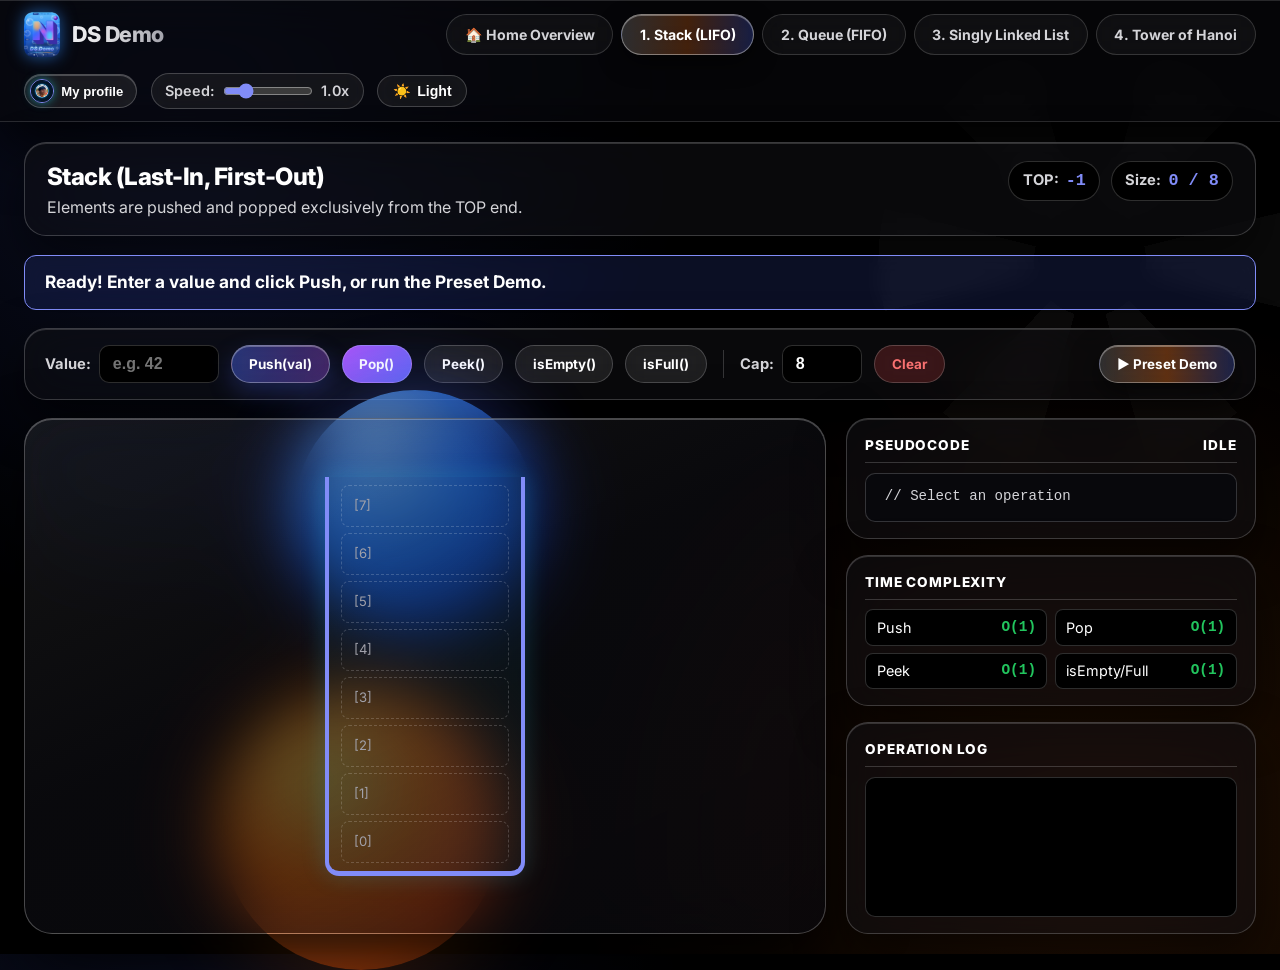
<file: stack.html>
<!DOCTYPE html>
<html lang="en" data-theme="dark">
<head>
  <meta charset="UTF-8">
  <meta name="viewport" content="width=device-width, initial-scale=1.0, viewport-fit=cover">
  <meta name="theme-color" content="#000000">
  <meta name="apple-mobile-web-app-capable" content="yes">
  <meta name="apple-mobile-web-app-status-bar-style" content="black-translucent">
  <meta name="apple-mobile-web-app-title" content="DS Demo">
  <meta name="application-name" content="DS Demo">
  <meta name="mobile-web-app-capable" content="yes">
  <link rel="icon" type="image/png" sizes="32x32" href="assets/icons/favicon-32.png?v=10">
  <link rel="icon" type="image/png" sizes="192x192" href="assets/icons/icon-192.png?v=10">
  <link rel="apple-touch-icon" sizes="180x180" href="assets/icons/apple-touch-icon.png?v=10">
  <link rel="manifest" href="manifest.json?v=10">
  <title>DS Demo — Interactive DSA Lab</title>
  <link rel="preconnect" href="https://fonts.googleapis.com">
  <link rel="preconnect" href="https://fonts.gstatic.com" crossorigin>
  <link href="https://fonts.googleapis.com/css2?family=Inter:wght@400;500;600;700;800&family=Orbitron:ital,wght@0,700;0,800;0,900;1,800;1,900&display=swap" rel="stylesheet">
  <style>
    /* ==========================================================================
       THEBITFORGE NEON-GLOW THEME PALETTE (Dark & Light Modes)
       ========================================================================== */
    :root[data-theme="dark"] {
      --bg-primary: #050816;
      --bg-secondary: rgba(10, 16, 48, 0.72);
      --bg-tertiary: rgba(22, 34, 82, 0.85);
      --bg-canvas: rgba(7, 11, 28, 0.88);
      --text-primary: #f8fafc;
      --text-secondary: #cbd5e1;
      --text-muted: #94a3b8;
      --border-color: rgba(45, 140, 255, 0.28);
      --accent-primary: #22d3ee;
      --accent-blue: #2d8cff;
      --accent-secondary: #a78bfa;
      --accent-orange: #ff7a18;
      --accent-hover: #0284c7;
      --success: #22c55e;
      --success-bg: rgba(34, 197, 94, 0.16);
      --warning: #ff7a18;
      --warning-bg: rgba(255, 122, 24, 0.18);
      --danger: #ef4444;
      --danger-bg: rgba(239, 68, 68, 0.2);
      --info-bg: rgba(34, 211, 238, 0.14);
      --node-bg: rgba(12, 20, 56, 0.9);
      --node-border: #22d3ee;
      --code-bg: #040711;
      --code-highlight: rgba(34, 211, 238, 0.25);
      --shadow: 0 10px 30px -5px rgba(0, 0, 0, 0.65), 0 0 25px rgba(45, 140, 255, 0.2);
    }

    :root[data-theme="light"] {
      --bg-primary: #f1f5f9;
      --bg-secondary: rgba(255, 255, 255, 0.9);
      --bg-tertiary: #e2e8f0;
      --bg-canvas: #f8fafc;
      --text-primary: #0f172a;
      --text-secondary: #334155;
      --text-muted: #64748b;
      --border-color: #cbd5e1;
      --accent-primary: #0284c7;
      --accent-blue: #2563eb;
      --accent-secondary: #7c3aed;
      --accent-orange: #ea580c;
      --accent-hover: #0369a1;
      --success: #16a34a;
      --success-bg: rgba(22, 163, 74, 0.12);
      --warning: #ea580c;
      --warning-bg: rgba(234, 88, 12, 0.12);
      --danger: #dc2626;
      --danger-bg: rgba(220, 38, 38, 0.12);
      --info-bg: rgba(2, 132, 199, 0.12);
      --node-bg: #ffffff;
      --node-border: #0284c7;
      --code-bg: #f1f5f9;
      --code-highlight: rgba(2, 132, 199, 0.22);
      --shadow: 0 10px 25px -5px rgba(15, 23, 42, 0.08);
    }

    * {
      box-sizing: border-box;
      margin: 0;
      padding: 0;
    }

    body {
      font-family: 'Inter', system-ui, -apple-system, sans-serif;
      background-color: var(--bg-primary);
      background-image:
        radial-gradient(circle at 12% 20%, rgba(45, 140, 255, 0.16) 0%, transparent 40%),
        radial-gradient(circle at 88% 25%, rgba(255, 122, 24, 0.14) 0%, transparent 40%),
        radial-gradient(rgba(34, 211, 238, 0.12) 1px, transparent 1px);
      background-size: 100% 100%, 100% 100%, 32px 32px;
      color: var(--text-primary);
      line-height: 1.5;
      font-size: 16px;
      min-height: 100vh;
      display: flex;
      flex-direction: column;
      transition: background-color 0.25s ease, color 0.25s ease;
    }

    header {
      background: var(--bg-secondary);
      backdrop-filter: blur(16px);
      -webkit-backdrop-filter: blur(16px);
      border-bottom: 1px solid var(--border-color);
      padding: 0.75rem 1.5rem;
      display: flex;
      flex-wrap: wrap;
      align-items: center;
      justify-content: space-between;
      gap: 1rem;
      position: sticky;
      top: 0;
      z-index: 100;
      box-shadow: var(--shadow);
    }

    .brand {
      display: flex;
      align-items: center;
      gap: 0.75rem;
      font-family: 'Orbitron', sans-serif;
      font-weight: 900;
      font-style: italic;
      font-size: 1.35rem;
      background: linear-gradient(92deg, var(--accent-primary) 0%, var(--accent-blue) 40%, var(--accent-secondary) 70%, var(--accent-orange) 100%);
      -webkit-background-clip: text;
      background-clip: text;
      color: transparent;
      filter: drop-shadow(0 0 14px rgba(34, 211, 238, 0.35));
    }

    .brand-badge {
      background: linear-gradient(135deg, var(--accent-blue), var(--accent-orange));
      color: #fff;
      padding: 0.25rem 0.65rem;
      border-radius: 8px;
      font-size: 0.78rem;
      font-style: normal;
      font-weight: 900;
      -webkit-text-fill-color: #ffffff;
    }

    nav.tabs {
      display: flex;
      gap: 0.5rem;
      flex-wrap: wrap;
    }

    .tab-btn {
      background: rgba(12, 18, 48, 0.45);
      color: var(--text-secondary);
      border: 1px solid var(--border-color);
      padding: 0.55rem 1.1rem;
      border-radius: 999px;
      font-family: 'Orbitron', sans-serif;
      font-size: 0.88rem;
      font-weight: 700;
      cursor: pointer;
      transition: all 0.25s ease;
    }

    .tab-btn:hover {
      border-color: var(--accent-primary);
      color: var(--text-primary);
      box-shadow: 0 0 15px rgba(34, 211, 238, 0.25);
    }

    .tab-btn.active {
      background: linear-gradient(135deg, rgba(45, 140, 255, 0.28), rgba(255, 122, 24, 0.22));
      color: #ffffff;
      border-color: var(--accent-primary);
      box-shadow: 0 0 20px rgba(34, 211, 238, 0.4);
    }

    .global-controls {
      display: flex;
      align-items: center;
      gap: 0.85rem;
    }

    .speed-control {
      display: flex;
      align-items: center;
      gap: 0.5rem;
      font-size: 0.9rem;
      font-weight: 600;
      color: var(--text-secondary);
      background: var(--bg-primary);
      padding: 0.4rem 0.85rem;
      border-radius: 999px;
      border: 1px solid var(--border-color);
    }

    .speed-control input[type="range"] {
      width: 90px;
      accent-color: var(--accent-primary);
      cursor: pointer;
    }

    .theme-btn {
      background: var(--bg-primary);
      color: var(--text-primary);
      border: 1px solid var(--border-color);
      padding: 0.45rem 0.9rem;
      border-radius: 999px;
      font-size: 0.88rem;
      font-weight: 700;
      cursor: pointer;
      display: flex;
      align-items: center;
      gap: 0.4rem;
      transition: all 0.2s ease;
      text-decoration: none;
    }

    .theme-btn:hover {
      border-color: var(--accent-orange);
      box-shadow: 0 0 15px rgba(255, 122, 24, 0.35);
    }

    main {
      flex: 1;
      max-width: 1600px;
      width: 100%;
      margin: 0 auto;
      padding: 1.25rem 1.5rem;
    }

    .demo-section {
      display: none;
      flex-direction: column;
      gap: 1.15rem;
      animation: fadeIn 0.25s ease;
    }

    .demo-section.active {
      display: flex;
    }

    @keyframes fadeIn {
      from { opacity: 0; transform: translateY(6px); }
      to { opacity: 1; transform: translateY(0); }
    }

    .demo-header {
      display: flex;
      flex-wrap: wrap;
      justify-content: space-between;
      align-items: baseline;
      gap: 1rem;
      background: var(--bg-secondary);
      backdrop-filter: blur(14px);
      padding: 1rem 1.35rem;
      border-radius: 16px;
      border: 1px solid var(--border-color);
      box-shadow: var(--shadow);
    }

    .demo-header h1 {
      font-family: 'Orbitron', sans-serif;
      font-size: 1.5rem;
      font-weight: 800;
      color: var(--accent-primary);
    }

    .demo-header p {
      font-size: 1rem;
      color: var(--text-secondary);
    }

    .stats-badges {
      display: flex;
      gap: 0.65rem;
      flex-wrap: wrap;
      margin-left: auto;
    }

    .stat-badge {
      background: var(--bg-primary);
      border: 1px solid var(--border-color);
      padding: 0.4rem 0.85rem;
      border-radius: 999px;
      font-size: 0.92rem;
      font-weight: 700;
      color: var(--text-secondary);
    }

    .stat-badge span {
      color: var(--accent-primary);
      font-family: ui-monospace, SFMono-Regular, monospace;
      font-size: 1.05rem;
      margin-left: 0.25rem;
    }

    .status-bar {
      padding: 0.85rem 1.25rem;
      border-radius: 12px;
      font-size: 1.08rem;
      font-weight: 700;
      display: flex;
      align-items: center;
      justify-content: space-between;
      border: 1px solid var(--border-color);
      background-color: var(--bg-secondary);
      backdrop-filter: blur(12px);
      transition: all 0.25s ease;
    }

    .status-bar.info { background-color: var(--info-bg); border-color: var(--accent-primary); }
    .status-bar.success { background-color: var(--success-bg); border-color: var(--success); }
    .status-bar.warning { background-color: var(--warning-bg); border-color: var(--warning); }
    .status-bar.error { background-color: var(--danger-bg); border-color: var(--danger); animation: shake 0.35s ease; }

    @keyframes shake {
      0%, 100% { transform: translateX(0); }
      25% { transform: translateX(-6px); }
      75% { transform: translateX(6px); }
    }

    .controls-panel {
      background: var(--bg-secondary);
      backdrop-filter: blur(14px);
      border: 1px solid var(--border-color);
      border-radius: 16px;
      padding: 1rem 1.25rem;
      display: flex;
      flex-wrap: wrap;
      align-items: center;
      gap: 0.75rem;
    }

    .input-group {
      display: flex;
      align-items: center;
      gap: 0.5rem;
    }

    .input-group label {
      font-weight: 700;
      font-size: 0.92rem;
      color: var(--text-secondary);
    }

    input[type="text"],
    input[type="number"],
    select {
      background: var(--bg-primary);
      color: var(--text-primary);
      border: 1px solid var(--border-color);
      padding: 0.55rem 0.8rem;
      border-radius: 10px;
      font-size: 1rem;
      font-weight: 600;
      width: 120px;
    }

    input[type="number"].small-input { width: 80px; }

    .btn {
      background: var(--bg-tertiary);
      color: var(--text-primary);
      border: 1px solid var(--border-color);
      padding: 0.6rem 1.05rem;
      border-radius: 999px;
      font-family: 'Orbitron', sans-serif;
      font-size: 0.84rem;
      font-weight: 700;
      cursor: pointer;
      transition: all 0.2s ease;
    }

    .btn:hover:not(:disabled) {
      transform: translateY(-2px);
      border-color: var(--accent-primary);
      box-shadow: 0 0 16px rgba(34, 211, 238, 0.35);
    }

    .btn:disabled { opacity: 0.45; cursor: not-allowed; }

    .btn-primary {
      background: linear-gradient(135deg, var(--accent-blue), var(--accent-primary));
      color: #fff;
      border: none;
      box-shadow: 0 0 18px rgba(45, 140, 255, 0.45);
    }

    .btn-secondary {
      background: linear-gradient(135deg, var(--accent-secondary), #6366f1);
      color: #fff;
      border: none;
    }

    .btn-danger {
      background: var(--danger-bg);
      color: #f87171;
      border-color: var(--danger);
    }

    .btn-demo {
      background: linear-gradient(135deg, var(--accent-orange), #ea580c);
      color: #fff;
      border: none;
      margin-left: auto;
      box-shadow: 0 0 20px rgba(255, 122, 24, 0.45);
    }

    .divider { width: 1px; height: 28px; background: var(--border-color); margin: 0 0.25rem; }

    .workspace-grid {
      display: grid;
      grid-template-columns: 1fr 410px;
      gap: 1.25rem;
      align-items: stretch;
    }

    @media (max-width: 1150px) {
      .workspace-grid { grid-template-columns: 1fr; }
    }

    .viz-canvas {
      background: var(--bg-canvas);
      border: 1px solid var(--border-color);
      border-radius: 18px;
      min-height: 450px;
      padding: 1.5rem;
      display: flex;
      flex-direction: column;
      align-items: center;
      justify-content: center;
      position: relative;
      overflow-x: auto;
      box-shadow: inset 0 0 35px rgba(45, 140, 255, 0.12), var(--shadow);
    }

    .side-panels { display: flex; flex-direction: column; gap: 1rem; }

    .panel {
      background: var(--bg-secondary);
      backdrop-filter: blur(14px);
      border: 1px solid var(--border-color);
      border-radius: 16px;
      padding: 1rem 1.15rem;
      display: flex;
      flex-direction: column;
      gap: 0.6rem;
    }

    .panel-title {
      font-family: 'Orbitron', sans-serif;
      font-size: 0.85rem;
      text-transform: uppercase;
      letter-spacing: 0.08em;
      color: var(--accent-primary);
      font-weight: 800;
      border-bottom: 1px solid var(--border-color);
      padding-bottom: 0.4rem;
      display: flex;
      justify-content: space-between;
    }

    .pseudocode {
      background: var(--code-bg);
      border-radius: 10px;
      padding: 0.65rem;
      font-family: ui-monospace, SFMono-Regular, monospace;
      font-size: 0.88rem;
      line-height: 1.55;
      overflow-x: auto;
      border: 1px solid var(--border-color);
    }

    .code-line { padding: 0.15rem 0.5rem; border-radius: 4px; white-space: pre; color: var(--text-secondary); }
    .code-line.active { background-color: var(--code-highlight); color: var(--text-primary); font-weight: 700; border-left: 3px solid var(--accent-primary); }

    .complexity-grid { display: grid; grid-template-columns: repeat(2, 1fr); gap: 0.45rem; font-size: 0.9rem; }
    .complexity-item { background: var(--bg-primary); padding: 0.4rem 0.65rem; border-radius: 8px; display: flex; justify-content: space-between; border: 1px solid var(--border-color); }
    .complexity-item strong { font-family: ui-monospace, monospace; color: var(--success); }
    .complexity-item strong.linear { color: var(--warning); }
    .complexity-item strong.exp { color: var(--danger); }

    .op-log {
      background: var(--bg-primary);
      border: 1px solid var(--border-color);
      border-radius: 10px;
      height: 140px;
      overflow-y: auto;
      padding: 0.55rem 0.75rem;
      font-family: ui-monospace, monospace;
      font-size: 0.86rem;
      display: flex;
      flex-direction: column;
      gap: 0.3rem;
    }

    .log-entry { padding: 0.2rem 0.4rem; border-radius: 4px; border-left: 3px solid var(--accent-primary); background: var(--bg-secondary); }
    .log-entry.error { border-left-color: var(--danger); color: var(--danger); }

    /* STACK */
    .stack-bucket {
      width: 200px;
      border-left: 4px solid var(--accent-primary);
      border-right: 4px solid var(--accent-primary);
      border-bottom: 5px solid var(--accent-primary);
      border-radius: 0 0 14px 14px;
      padding: 8px 12px;
      display: flex;
      flex-direction: column-reverse;
      gap: 6px;
      background: rgba(34, 211, 238, 0.04);
      box-shadow: 0 0 25px rgba(34, 211, 238, 0.2);
    }
    .stack-slot { height: 42px; width: 100%; border: 1px dashed var(--border-color); border-radius: 8px; display: flex; align-items: center; padding: 0 0.75rem; position: relative; font-size: 0.82rem; color: var(--text-muted); }
    .stack-element {
      position: absolute; inset: 0;
      background: linear-gradient(135deg, var(--accent-blue), var(--accent-secondary));
      color: #fff; font-weight: 800; font-size: 1.15rem; border-radius: 7px;
      display: flex; align-items: center; justify-content: center;
      box-shadow: 0 0 15px rgba(45, 140, 255, 0.45);
      transition: transform calc(0.4s / var(--speed-mult, 1)) ease, opacity calc(0.4s / var(--speed-mult, 1)) ease;
    }
    .stack-element.entering, .stack-element.leaving { transform: translateY(-130px) scale(0.9); opacity: 0; }
    .stack-element.peeking { background: linear-gradient(135deg, var(--accent-orange), #f59e0b); transform: scale(1.06); }
    .top-pointer-badge { position: absolute; right: -130px; background: var(--accent-orange); color: #fff; font-weight: 900; font-size: 0.86rem; padding: 0.2rem 0.6rem; border-radius: 6px; white-space: nowrap; }

    /* QUEUE */
    .queue-mode-toggle { display: inline-flex; background: var(--bg-primary); border: 1px solid var(--border-color); border-radius: 999px; overflow: hidden; }
    .queue-mode-btn { padding: 0.45rem 1rem; border: none; background: transparent; color: var(--text-secondary); font-weight: 700; cursor: pointer; font-size: 0.88rem; }
    .queue-mode-btn.active { background: var(--accent-primary); color: #050816; }
    .queue-track { display: flex; align-items: center; gap: 10px; padding: 2.5rem 1.25rem; border-top: 3px solid var(--accent-primary); border-bottom: 3px solid var(--accent-primary); border-radius: 12px; }
    .queue-track.circular-mode { border: 2px dashed var(--accent-orange); border-radius: 24px; }
    .queue-cell { width: 74px; height: 74px; border: 1px dashed var(--border-color); border-radius: 10px; display: flex; align-items: center; justify-content: center; position: relative; background: var(--bg-secondary); }
    .queue-cell-index { position: absolute; bottom: -24px; font-size: 0.8rem; font-family: monospace; color: var(--text-muted); }
    .queue-item { width: 100%; height: 100%; background: linear-gradient(135deg, var(--accent-blue), var(--accent-secondary)); color: #fff; font-weight: 800; font-size: 1.2rem; border-radius: 8px; display: flex; align-items: center; justify-content: center; transition: all calc(0.4s / var(--speed-mult, 1)) ease; }
    .queue-item.entering { transform: translateX(80px); opacity: 0; }
    .queue-item.leaving { transform: translateX(-80px); opacity: 0; }
    .queue-item.peeking { background: linear-gradient(135deg, var(--accent-orange), #f59e0b); }
    .q-pointer { position: absolute; font-size: 0.75rem; font-weight: 900; padding: 0.15rem 0.45rem; border-radius: 4px; white-space: nowrap; }
    .q-pointer.front-ptr { top: -32px; background: var(--success); color: #fff; }
    .q-pointer.rear-ptr { bottom: -48px; background: var(--accent-orange); color: #fff; }

    /* LINKED LIST */
    .sll-stage { display: flex; align-items: center; flex-wrap: wrap; gap: 0.4rem; width: 100%; padding: 2rem 1rem; }
    .sll-head-badge { background: var(--accent-secondary); color: #fff; font-weight: 900; padding: 0.45rem 0.8rem; border-radius: 8px; }
    .sll-node-wrapper { display: flex; align-items: center; position: relative; margin: 1.2rem 0; transition: all calc(0.35s / var(--speed-mult, 1)) ease; }
    .sll-node-wrapper.entering { transform: translateY(-40px); opacity: 0; }
    .sll-node-wrapper.leaving { transform: translateY(40px); opacity: 0; }
    .sll-node { display: flex; border: 2px solid var(--node-border); border-radius: 10px; overflow: hidden; background: var(--node-bg); }
    .sll-node.current { border-color: var(--accent-orange); box-shadow: 0 0 18px var(--accent-orange); }
    .sll-node.found { border-color: var(--success); box-shadow: 0 0 20px var(--success); }
    .sll-node-data { padding: 0.6rem 0.95rem; font-weight: 800; font-size: 1.15rem; border-right: 1px solid var(--border-color); }
    .sll-node-next { padding: 0.6rem; font-family: monospace; font-size: 0.82rem; color: var(--accent-primary); display: flex; align-items: center; }
    .sll-index-tag { position: absolute; bottom: -22px; left: 14px; font-size: 0.78rem; color: var(--text-muted); font-family: monospace; }
    .sll-ptr-tag { position: absolute; top: -30px; left: 8px; background: var(--accent-orange); color: #fff; font-size: 0.75rem; font-weight: 800; padding: 0.1rem 0.45rem; border-radius: 4px; white-space: nowrap; }
    .sll-arrow { font-size: 1.5rem; font-weight: 900; color: var(--accent-primary); margin: 0 0.3rem; }
    .sll-null { background: var(--bg-tertiary); color: var(--danger); border: 1px dashed var(--danger); padding: 0.45rem 0.75rem; border-radius: 8px; font-family: monospace; font-weight: 900; }

    /* HANOI */
    .hanoi-stage { display: flex; flex-direction: column; align-items: center; width: 100%; gap: 1.25rem; }
    .hanoi-move-banner { background: var(--bg-secondary); border: 1px solid var(--accent-primary); padding: 0.5rem 1.35rem; border-radius: 999px; font-weight: 800; color: var(--accent-primary); }
    .hanoi-rods-area { display: grid; grid-template-columns: repeat(3, 1fr); gap: 1.25rem; width: 100%; max-width: 880px; padding-top: 2rem; }
    .hanoi-rod-column { display: flex; flex-direction: column; align-items: center; cursor: pointer; padding: 0.75rem; border-radius: 14px; border: 1px solid transparent; }
    .hanoi-rod-column.selected { background: rgba(34, 211, 238, 0.1); border-color: var(--accent-primary); }
    .hanoi-peg-container { width: 100%; height: 230px; display: flex; flex-direction: column-reverse; align-items: center; position: relative; padding-bottom: 12px; }
    .hanoi-peg-pole { position: absolute; bottom: 12px; width: 10px; height: 200px; background: var(--border-color); border-radius: 5px 5px 0 0; }
    .hanoi-peg-base { position: absolute; bottom: 0; width: 90%; height: 10px; background: var(--accent-primary); border-radius: 5px; box-shadow: 0 0 12px var(--accent-primary); }
    .hanoi-disc { height: 26px; border-radius: 13px; z-index: 3; display: flex; align-items: center; justify-content: center; color: #fff; font-weight: 800; font-size: 0.85rem; margin-bottom: 3px; transition: transform calc(0.3s / var(--speed-mult, 1)) ease; }
    .hanoi-disc.lifted { transform: translateY(-40px) scale(1.05); outline: 2px solid #fff; }
    .hanoi-rod-label { margin-top: 0.65rem; font-family: 'Orbitron', sans-serif; font-weight: 700; font-size: 0.95rem; }
      /* CREATOR PROFILE MODAL */
    .profile-btn-avatar {
      width: 24px;
      height: 24px;
      border-radius: 50%;
      object-fit: cover;
      border: 1.5px solid var(--accent-primary, #22d3ee);
      box-shadow: 0 0 8px rgba(34, 211, 238, 0.5);
      flex-shrink: 0;
    }
    .creator-corner-badge {
      display: inline-flex;
      align-items: center;
      gap: 0.45rem;
      padding: 0.25rem 0.8rem 0.25rem 0.32rem;
      border-radius: 999px;
      background: rgba(167, 139, 250, 0.16);
      border: 1px solid rgba(167, 139, 250, 0.55);
      color: var(--text-primary, #f8fafc);
      font-size: 0.82rem;
      font-weight: 800;
      white-space: nowrap;
      cursor: pointer;
      transition: all 0.25s ease;
      user-select: none;
    }
    .creator-corner-badge:hover {
      transform: translateY(-1px) scale(1.03);
      background: rgba(167, 139, 250, 0.28);
      border-color: var(--accent-primary, #22d3ee);
      box-shadow: 0 0 18px rgba(34, 211, 238, 0.4);
    }
    .profile-modal-backdrop {
      position: fixed; inset: 0; z-index: 2100;
      background: rgba(3, 7, 20, 0.82);
      backdrop-filter: blur(12px); -webkit-backdrop-filter: blur(12px);
      display: flex; align-items: center; justify-content: center;
      padding: 1.25rem;
    }
    .profile-modal-backdrop[hidden] { display: none !important; }
    .profile-modal-card {
      position: relative; width: 100%; max-width: 480px;
      background: linear-gradient(165deg, rgba(14, 22, 54, 0.95), rgba(7, 11, 30, 0.98));
      border: 1.5px solid rgba(34, 211, 238, 0.55);
      border-radius: 24px; padding: 2.2rem 1.8rem 1.9rem;
      box-shadow: 0 20px 50px rgba(0, 0, 0, 0.75), 0 0 35px rgba(45, 140, 255, 0.35);
      text-align: center;
    }
    .profile-modal-close {
      position: absolute; top: 1rem; right: 1rem;
      width: 36px; height: 36px; border-radius: 50%;
      border: 1px solid var(--border-color); background: var(--bg-tertiary);
      color: var(--text-primary); font-size: 1.1rem; font-weight: 800;
      cursor: pointer; display: flex; align-items: center; justify-content: center;
    }
    .profile-avatar-wrapper { margin: 0 auto 1.2rem; width: 154px; height: 154px; }
    .profile-avatar-img {
      width: 100%; height: 100%; object-fit: cover; border-radius: 50%;
      box-shadow: 0 0 28px rgba(34, 211, 238, 0.65), 0 0 50px rgba(45, 140, 255, 0.4);
    }
    .profile-tag-pill {
      display: inline-block;
      background: linear-gradient(135deg, rgba(45, 140, 255, 0.2), rgba(34, 211, 238, 0.2));
      border: 1px solid var(--accent-primary, #22d3ee);
      color: var(--accent-primary, #22d3ee);
      font-size: 0.92rem; font-weight: 800; letter-spacing: 0.04em;
      text-transform: uppercase; padding: 0.35rem 1rem; border-radius: 999px;
      margin-bottom: 1.1rem; box-shadow: 0 0 15px rgba(34, 211, 238, 0.3);
    }
    .profile-details-list {
      display: flex; flex-direction: column; gap: 0.85rem; text-align: left;
      background: rgba(255, 255, 255, 0.035);
      border: 1px solid var(--border-color); border-radius: 16px;
      padding: 1.25rem 1.4rem;
    }
    .profile-detail-item {
      display: flex; flex-direction: column; gap: 0.18rem;
      border-bottom: 1px dashed rgba(255, 255, 255, 0.08); padding-bottom: 0.65rem;
    }
    .profile-detail-item:last-child { border-bottom: none; padding-bottom: 0; }
    .profile-label { font-size: 0.78rem; font-weight: 700; color: var(--text-muted); text-transform: uppercase; letter-spacing: 0.05em; }
    .profile-val { font-size: 1.05rem; font-weight: 800; color: var(--text-primary); line-height: 1.35; }
    .profile-val.highlight-name {
      color: #ffffff; font-size: 1.2rem;
      background: linear-gradient(90deg, #ffffff, var(--accent-primary, #22d3ee));
      -webkit-background-clip: text; background-clip: text; -webkit-text-fill-color: transparent;
    }
    .profile-val.guidance-val { color: var(--accent-orange, #ff7a18); font-size: 1.08rem; }

    /* ==========================================================================
       OBSIDIAN FROSTED GLASS + 3D AMBIENT ORBS UI (Unified Across All Pages)
       ========================================================================== */
    :root[data-theme="dark"] {
      --bg-primary: #000000;
      --bg-secondary: rgba(16, 16, 20, 0.56);
      --bg-tertiary: rgba(255, 255, 255, 0.08);
      --bg-canvas: rgba(18, 18, 24, 0.52);
      --text-primary: #ffffff;
      --text-secondary: #d4d4d8;
      --text-muted: #a1a1aa;
      --border-color: rgba(255, 255, 255, 0.18);
      --accent-primary: #818cf8;
      --accent-blue: #4f6cff;
      --accent-secondary: #a855f7;
      --accent-orange: #f97316;
      --accent-hover: #6366f1;
      --info-bg: rgba(79, 108, 255, 0.14);
      --node-bg: rgba(14, 14, 20, 0.88);
      --node-border: rgba(255, 255, 255, 0.34);
      --code-bg: rgba(9, 9, 13, 0.88);
      --code-highlight: rgba(249, 115, 22, 0.22);
      --shadow: 0 24px 60px rgba(0, 0, 0, 0.82), inset 0 1px 0 rgba(255, 255, 255, 0.14);
    }

    :root[data-theme="dark"] body {
      background-color: #000000;
      background-image:
        radial-gradient(circle at 14% 12%, rgba(79, 108, 255, 0.14) 0%, transparent 38%),
        radial-gradient(circle at 86% 88%, rgba(249, 115, 22, 0.14) 0%, transparent 40%);
      background-size: 100% 100%, 100% 100%;
    }

    body {
      position: relative;
      overflow-x: hidden;
    }

    /* Subtle Geometric 6-Arm Starburst Watermark */
    body::before {
      content: "";
      position: fixed;
      top: 40px;
      right: -30px;
      width: 440px;
      height: 440px;
      pointer-events: none;
      z-index: 0;
      opacity: 0.04;
      background: conic-gradient(
        from 0deg,
        transparent 0deg 16deg, #fff 16deg 44deg, transparent 44deg 76deg,
        #fff 76deg 104deg, transparent 104deg 136deg, #fff 136deg 164deg,
        transparent 164deg 196deg, #fff 196deg 224deg, transparent 224deg 256deg,
        #fff 256deg 284deg, transparent 284deg 316deg, #fff 316deg 344deg,
        transparent 344deg 360deg
      );
      -webkit-mask: radial-gradient(circle, transparent 0 18%, #000 18% 68%, transparent 68%);
      mask: radial-gradient(circle, transparent 0 18%, #000 18% 68%, transparent 68%);
    }

    :root[data-theme="light"] body::before {
      opacity: 0.03;
      filter: invert(1);
    }

    header, main {
      position: relative;
      z-index: 1;
    }

    :root[data-theme="dark"] header {
      background: rgba(8, 8, 10, 0.72);
      backdrop-filter: blur(22px) saturate(140%);
      -webkit-backdrop-filter: blur(22px) saturate(140%);
      border-bottom: 1px solid rgba(255, 255, 255, 0.14);
    }

    .brand {
      font-family: 'Inter', system-ui, sans-serif;
      font-style: normal;
      font-weight: 800;
      letter-spacing: -0.02em;
      background: linear-gradient(95deg, #ffffff 0%, #e4e4e7 55%, #a1a1aa 100%);
      -webkit-background-clip: text;
      background-clip: text;
      color: transparent;
      filter: none;
    }

    .tab-btn {
      font-family: 'Inter', system-ui, sans-serif;
      background: rgba(255, 255, 255, 0.04);
      backdrop-filter: blur(12px);
      -webkit-backdrop-filter: blur(12px);
      border: 1px solid rgba(255, 255, 255, 0.16);
      font-weight: 700;
    }

    .tab-btn:hover {
      border-color: rgba(255, 255, 255, 0.45);
      box-shadow: 0 4px 16px rgba(0, 0, 0, 0.4);
    }

    .tab-btn.active {
      background: linear-gradient(90deg, rgba(255, 255, 255, 0.16), rgba(249, 115, 22, 0.25), rgba(79, 108, 255, 0.24));
      color: #ffffff;
      border-color: rgba(255, 255, 255, 0.4);
      box-shadow: inset 0 1px 0 rgba(255, 255, 255, 0.32), 0 8px 22px rgba(0, 0, 0, 0.5);
    }

    .speed-control,
    .theme-btn {
      background: rgba(255, 255, 255, 0.06);
      backdrop-filter: blur(14px);
      -webkit-backdrop-filter: blur(14px);
      border: 1px solid rgba(255, 255, 255, 0.2);
    }

    .demo-header,
    .controls-panel,
    .panel {
      backdrop-filter: blur(24px) saturate(145%);
      -webkit-backdrop-filter: blur(24px) saturate(145%);
      border-radius: 22px;
      border: 1px solid rgba(255, 255, 255, 0.2);
      box-shadow: 0 20px 48px rgba(0, 0, 0, 0.55), inset 0 1px 0 rgba(255, 255, 255, 0.16);
    }

    .demo-header h1 {
      font-family: 'Inter', system-ui, sans-serif;
      font-weight: 800;
      letter-spacing: -0.02em;
      color: var(--text-primary);
    }

    .panel-title {
      font-family: 'Inter', system-ui, sans-serif;
      font-weight: 800;
      letter-spacing: 0.06em;
      color: var(--text-primary);
    }

    .btn {
      font-family: 'Inter', system-ui, sans-serif;
      font-weight: 700;
      border: 1px solid rgba(255, 255, 255, 0.2);
      backdrop-filter: blur(12px);
      -webkit-backdrop-filter: blur(12px);
    }

    .btn:hover:not(:disabled) {
      border-color: rgba(255, 255, 255, 0.48);
      box-shadow: 0 8px 22px rgba(0, 0, 0, 0.55);
    }

    .btn-primary {
      background: linear-gradient(90deg, rgba(79, 108, 255, 0.42), rgba(168, 85, 247, 0.35));
      border: 1px solid rgba(255, 255, 255, 0.34);
      box-shadow: inset 0 1px 0 rgba(255, 255, 255, 0.28), 0 10px 24px rgba(79, 108, 255, 0.25);
    }

    .btn-demo {
      background: linear-gradient(90deg, rgba(255, 255, 255, 0.14), rgba(249, 115, 22, 0.34), rgba(79, 108, 255, 0.24));
      border: 1px solid rgba(255, 255, 255, 0.34);
      box-shadow: inset 0 1px 0 rgba(255, 255, 255, 0.32), 0 10px 28px rgba(0, 0, 0, 0.55);
    }

    /* 3D Glowing Orbs Refracting Through Frosted Smoked-Glass Visualizer Canvas */
    .workspace-grid {
      position: relative;
      isolation: isolate;
    }

    .workspace-grid::before,
    .workspace-grid::after {
      content: "";
      position: absolute;
      border-radius: 50%;
      pointer-events: none;
      z-index: 0;
    }

    .workspace-grid::before {
      width: 240px;
      height: 240px;
      top: -28px;
      left: 22%;
      background: radial-gradient(circle at 34% 28%, #93c5fd 0%, #3b82f6 38%, #1d4ed8 74%, #0c1445 100%);
      box-shadow: 0 0 80px rgba(79, 108, 255, 0.55);
      opacity: 0.72;
    }

    .workspace-grid::after {
      width: 280px;
      height: 280px;
      bottom: -36px;
      left: 16%;
      background: radial-gradient(circle at 35% 32%, #fef08a 0%, #fb923c 34%, #ea580c 70%, #7c2d12 100%);
      box-shadow: 0 0 90px rgba(249, 115, 22, 0.52);
      opacity: 0.74;
    }

    :root[data-theme="light"] .workspace-grid::before,
    :root[data-theme="light"] .workspace-grid::after {
      opacity: 0.22;
    }

    .viz-canvas,
    .side-panels {
      position: relative;
      z-index: 1;
    }

    :root[data-theme="dark"] .viz-canvas {
      background: linear-gradient(155deg, rgba(255, 255, 255, 0.08) 0%, rgba(16, 16, 22, 0.56) 45%, rgba(10, 10, 14, 0.74) 100%);
      backdrop-filter: blur(28px) saturate(150%);
      -webkit-backdrop-filter: blur(28px) saturate(150%);
      border: 1px solid rgba(255, 255, 255, 0.26);
      border-radius: 28px;
      box-shadow: 0 30px 70px rgba(0, 0, 0, 0.85), inset 0 1px 0 rgba(255, 255, 255, 0.25);
    }

    :root[data-theme="dark"] .profile-modal-card {
      background: linear-gradient(155deg, rgba(255, 255, 255, 0.09) 0%, rgba(16, 16, 22, 0.72) 50%, rgba(10, 10, 14, 0.86) 100%);
      backdrop-filter: blur(28px) saturate(150%);
      -webkit-backdrop-filter: blur(28px) saturate(150%);
      border: 1px solid rgba(255, 255, 255, 0.28);
      border-radius: 28px;
      box-shadow: 0 32px 72px rgba(0, 0, 0, 0.9), inset 0 1px 0 rgba(255, 255, 255, 0.26);
    }

    .creator-corner-badge {
      background: rgba(255, 255, 255, 0.08);
      backdrop-filter: blur(14px);
      -webkit-backdrop-filter: blur(14px);
      border: 1px solid rgba(255, 255, 255, 0.22);
      box-shadow: inset 0 1px 0 rgba(255, 255, 255, 0.22);
    }

    .profile-val {
      font-family: 'Inter', system-ui, sans-serif;
    }

    @media (max-width: 720px) {
      .workspace-grid::before {
        width: 170px;
        height: 170px;
        left: 14%;
      }
      .workspace-grid::after {
        width: 210px;
        height: 210px;
        left: 10%;
      }
    }
  </style>
</head>
<body>
  <header>
    <div class="brand">
      <img src="assets/icons/app-icon.png?v=10" alt="DS Demo App Icon" style="width:36px;height:45px;object-fit:contain;border-radius:8px;filter:drop-shadow(0 0 8px rgba(45,140,255,0.6));">
      <span>DS Demo</span>
    </div>

    <nav class="tabs" role="tablist" aria-label="Data Structure Demos">
      <a class="tab-btn" href="index.html" style="text-decoration:none;">🏠 Home Overview</a>
      <button class="tab-btn active" role="tab" aria-selected="true" id="tab-stack" onclick="switchTab('stack')">1. Stack (LIFO)</button>
      <button class="tab-btn" role="tab" aria-selected="false" id="tab-queue" onclick="switchTab('queue')">2. Queue (FIFO)</button>
      <button class="tab-btn" role="tab" aria-selected="false" id="tab-sll" onclick="switchTab('sll')">3. Singly Linked List</button>
      <button class="tab-btn" role="tab" aria-selected="false" id="tab-hanoi" onclick="switchTab('hanoi')">4. Tower of Hanoi</button>
    </nav>

    <div class="global-controls">
      <button type="button" class="creator-corner-badge open-profile-modal" title="View Naveen K Profile"><img src="assets/profile/naveen-profile.png" alt="My Profile Photo" class="profile-btn-avatar"><span>My profile</span></button>
      <div class="speed-control">
        <label for="speed-slider">Speed:</label>
        <input type="range" id="speed-slider" min="0.5" max="3" step="0.25" value="1" oninput="updateSpeed(this.value)">
        <span id="speed-label">1.0x</span>
      </div>
      <button class="theme-btn" id="theme-toggle" onclick="toggleTheme()">
        <span id="theme-icon">☀️</span> <span id="theme-text">Light</span>
      </button>
    </div>
  </header>

  <main>
    <!-- 1. STACK -->
    <section id="sec-stack" class="demo-section active">
      <div class="demo-header">
        <div>
          <h1>Stack (Last-In, First-Out)</h1>
          <p>Elements are pushed and popped exclusively from the TOP end.</p>
        </div>
        <div class="stats-badges">
          <div class="stat-badge">TOP: <span id="stack-top-stat">-1</span></div>
          <div class="stat-badge">Size: <span id="stack-size-stat">0 / 8</span></div>
        </div>
      </div>
      <div id="stack-status" class="status-bar info"><span>Ready! Enter a value and click Push, or run the Preset Demo.</span></div>
      <div class="controls-panel">
        <div class="input-group">
          <label for="stack-input">Value:</label>
          <input type="text" id="stack-input" placeholder="e.g. 42" maxlength="8">
        </div>
        <button class="btn btn-primary" onclick="stackViz.push()">Push(val)</button>
        <button class="btn btn-secondary" onclick="stackViz.pop()">Pop()</button>
        <button class="btn" onclick="stackViz.peek()">Peek()</button>
        <button class="btn" onclick="stackViz.isEmpty()">isEmpty()</button>
        <button class="btn" onclick="stackViz.isFull()">isFull()</button>
        <div class="divider"></div>
        <div class="input-group">
          <label for="stack-cap-input">Cap:</label>
          <input type="number" id="stack-cap-input" class="small-input" min="3" max="12" value="8" onchange="stackViz.setCapacity(this.value)">
        </div>
        <button class="btn btn-danger" onclick="stackViz.clear()">Clear</button>
        <button class="btn btn-demo" onclick="stackViz.runDemo()">▶ Preset Demo</button>
      </div>
      <div class="workspace-grid">
        <div class="viz-canvas">
          <div id="stack-bucket" class="stack-bucket"></div>
        </div>
        <div class="side-panels">
          <div class="panel">
            <div class="panel-title"><span>Pseudocode</span><span id="stack-op-name">Idle</span></div>
            <div id="stack-code" class="pseudocode"><div class="code-line">// Select an operation</div></div>
          </div>
          <div class="panel">
            <div class="panel-title">Time Complexity</div>
            <div class="complexity-grid">
              <div class="complexity-item"><span>Push</span><strong>O(1)</strong></div>
              <div class="complexity-item"><span>Pop</span><strong>O(1)</strong></div>
              <div class="complexity-item"><span>Peek</span><strong>O(1)</strong></div>
              <div class="complexity-item"><span>isEmpty/Full</span><strong>O(1)</strong></div>
            </div>
          </div>
          <div class="panel">
            <div class="panel-title">Operation Log</div>
            <div id="stack-log" class="op-log"></div>
          </div>
        </div>
      </div>
    </section>

    <!-- 2. QUEUE -->
    <section id="sec-queue" class="demo-section">
      <div class="demo-header">
        <div>
          <h1>Queue (First-In, First-Out)</h1>
          <p>Elements enter at REAR (enqueue) and leave from FRONT (dequeue).</p>
        </div>
        <div class="stats-badges">
          <div class="stat-badge">Mode: <span id="queue-mode-stat">Simple</span></div>
          <div class="stat-badge">FRONT: <span id="queue-front-stat">-1</span></div>
          <div class="stat-badge">REAR: <span id="queue-rear-stat">-1</span></div>
          <div class="stat-badge">Size: <span id="queue-size-stat">0 / 8</span></div>
        </div>
      </div>
      <div id="queue-status" class="status-bar info"><span>Ready! Enqueue elements or toggle Simple / Circular Queue.</span></div>
      <div class="controls-panel">
        <div class="queue-mode-toggle">
          <button id="q-mode-simple" class="queue-mode-btn active" onclick="queueViz.setMode('simple')">Simple</button>
          <button id="q-mode-circular" class="queue-mode-btn" onclick="queueViz.setMode('circular')">Circular</button>
        </div>
        <div class="input-group">
          <label for="queue-input">Value:</label>
          <input type="text" id="queue-input" placeholder="e.g. A1" maxlength="8">
        </div>
        <button class="btn btn-primary" onclick="queueViz.enqueue()">Enqueue</button>
        <button class="btn btn-secondary" onclick="queueViz.dequeue()">Dequeue</button>
        <button class="btn" onclick="queueViz.peek()">Peek</button>
        <button class="btn" onclick="queueViz.isEmpty()">isEmpty</button>
        <button class="btn" onclick="queueViz.isFull()">isFull</button>
        <button class="btn btn-danger" onclick="queueViz.clear()">Clear</button>
        <button class="btn btn-demo" onclick="queueViz.runDemo()">▶ Preset Demo</button>
      </div>
      <div class="workspace-grid">
        <div class="viz-canvas">
          <div id="queue-wrap-hint" style="display:none; color:var(--accent-orange); margin-bottom:1rem; font-weight:700;">↻ Circular Modulo Wrap-Around Active</div>
          <div id="queue-track" class="queue-track"></div>
        </div>
        <div class="side-panels">
          <div class="panel">
            <div class="panel-title"><span>Pseudocode</span><span id="queue-op-name">Idle</span></div>
            <div id="queue-code" class="pseudocode"><div class="code-line">// Select an operation</div></div>
          </div>
          <div class="panel">
            <div class="panel-title">Time Complexity</div>
            <div class="complexity-grid">
              <div class="complexity-item"><span>Enqueue</span><strong>O(1)</strong></div>
              <div class="complexity-item"><span>Dequeue</span><strong>O(1)</strong></div>
              <div class="complexity-item"><span>Peek</span><strong>O(1)</strong></div>
              <div class="complexity-item"><span>isEmpty/Full</span><strong>O(1)</strong></div>
            </div>
          </div>
          <div class="panel">
            <div class="panel-title">Operation Log</div>
            <div id="queue-log" class="op-log"></div>
          </div>
        </div>
      </div>
    </section>

    <!-- 3. SINGLY LINKED LIST -->
    <section id="sec-sll" class="demo-section">
      <div class="demo-header">
        <div>
          <h1>Singly Linked List</h1>
          <p>Dynamic nodes with a data field and next pointer terminated by NULL.</p>
        </div>
        <div class="stats-badges">
          <div class="stat-badge">HEAD: <span id="sll-head-stat">NULL</span></div>
          <div class="stat-badge">Length: <span id="sll-len-stat">0</span></div>
        </div>
      </div>
      <div id="sll-status" class="status-bar info"><span>Ready! Insert, Delete, Search, Traverse, or Reverse nodes.</span></div>
      <div class="controls-panel">
        <div class="input-group">
          <label for="sll-val-input">Val:</label>
          <input type="text" id="sll-val-input" placeholder="25" maxlength="6">
        </div>
        <div class="input-group">
          <label for="sll-pos-input">Pos:</label>
          <input type="number" id="sll-pos-input" class="small-input" min="0" max="20" value="1">
        </div>
        <button class="btn btn-primary" onclick="sllViz.insertHead()">Ins Head</button>
        <button class="btn btn-primary" onclick="sllViz.insertTail()">Ins Tail</button>
        <button class="btn btn-primary" onclick="sllViz.insertAtPos()">Ins @ Pos</button>
        <button class="btn btn-secondary" onclick="sllViz.deleteHead()">Del Head</button>
        <button class="btn btn-secondary" onclick="sllViz.deleteTail()">Del Tail</button>
        <button class="btn btn-secondary" onclick="sllViz.deleteByValue()">Del Val</button>
        <button class="btn" onclick="sllViz.searchByValue()">Search</button>
        <button class="btn" onclick="sllViz.traverse()">Traverse</button>
        <button class="btn" onclick="sllViz.reverse()">Reverse</button>
        <button class="btn btn-danger" onclick="sllViz.clear()">Clear</button>
        <button class="btn btn-demo" onclick="sllViz.runDemo()">▶ Preset Demo</button>
      </div>
      <div class="workspace-grid">
        <div class="viz-canvas"><div id="sll-stage" class="sll-stage"></div></div>
        <div class="side-panels">
          <div class="panel">
            <div class="panel-title"><span>Pseudocode</span><span id="sll-op-name">Idle</span></div>
            <div id="sll-code" class="pseudocode"><div class="code-line">// Select an operation</div></div>
          </div>
          <div class="panel">
            <div class="panel-title">Time Complexity</div>
            <div class="complexity-grid">
              <div class="complexity-item"><span>Ins/Del Head</span><strong>O(1)</strong></div>
              <div class="complexity-item"><span>Ins/Del Tail</span><strong class="linear">O(n)</strong></div>
              <div class="complexity-item"><span>Search</span><strong class="linear">O(n)</strong></div>
              <div class="complexity-item"><span>Reverse</span><strong class="linear">O(n)</strong></div>
            </div>
          </div>
          <div class="panel">
            <div class="panel-title">Operation Log</div>
            <div id="sll-log" class="op-log"></div>
          </div>
        </div>
      </div>
    </section>

    <!-- 4. TOWER OF HANOI -->
    <section id="sec-hanoi" class="demo-section">
      <div class="demo-header">
        <div>
          <h1>Tower of Hanoi</h1>
          <p>Move all discs from Rod A to Rod C without placing a larger disc onto a smaller one.</p>
        </div>
        <div class="stats-badges">
          <div class="stat-badge">Discs: <span id="hanoi-n-stat">3</span></div>
          <div class="stat-badge">Moves: <span id="hanoi-moves-stat">0</span></div>
          <div class="stat-badge">Min (2ⁿ-1): <span id="hanoi-min-stat">7</span></div>
        </div>
      </div>
      <div id="hanoi-status" class="status-bar info"><span>Click rods to move discs manually or run Auto-Solve!</span></div>
      <div class="controls-panel">
        <div class="input-group">
          <label for="hanoi-discs-select">Discs:</label>
          <select id="hanoi-discs-select" onchange="hanoiViz.changeDiscs(this.value)">
            <option value="3" selected>3 Discs</option>
            <option value="4">4 Discs</option>
            <option value="5">5 Discs</option>
            <option value="6">6 Discs</option>
            <option value="7">7 Discs</option>
          </select>
        </div>
        <button class="btn btn-primary" id="hanoi-play-btn" onclick="hanoiViz.playAuto()">▶ Auto-Solve</button>
        <button class="btn btn-secondary" id="hanoi-pause-btn" onclick="hanoiViz.pauseAuto()" disabled>⏸ Pause</button>
        <button class="btn" id="hanoi-step-btn" onclick="hanoiViz.stepAuto()">⏭ Step</button>
        <button class="btn btn-danger" onclick="hanoiViz.reset()">Reset</button>
        <button class="btn btn-demo" onclick="hanoiViz.runDemo()">▶ Preset Demo</button>
      </div>
      <div class="workspace-grid">
        <div class="viz-canvas">
          <div class="hanoi-stage">
            <div id="hanoi-move-banner" class="hanoi-move-banner">Ready</div>
            <div class="hanoi-rods-area">
              <div class="hanoi-rod-column" id="hanoi-col-A" onclick="hanoiViz.handleRodClick('A')">
                <div class="hanoi-peg-container" id="hanoi-peg-A"><div class="hanoi-peg-pole"></div><div class="hanoi-peg-base"></div></div>
                <div class="hanoi-rod-label">ROD A</div>
              </div>
              <div class="hanoi-rod-column" id="hanoi-col-B" onclick="hanoiViz.handleRodClick('B')">
                <div class="hanoi-peg-container" id="hanoi-peg-B"><div class="hanoi-peg-pole"></div><div class="hanoi-peg-base"></div></div>
                <div class="hanoi-rod-label">ROD B</div>
              </div>
              <div class="hanoi-rod-column" id="hanoi-col-C" onclick="hanoiViz.handleRodClick('C')">
                <div class="hanoi-peg-container" id="hanoi-peg-C"><div class="hanoi-peg-pole"></div><div class="hanoi-peg-base"></div></div>
                <div class="hanoi-rod-label">ROD C</div>
              </div>
            </div>
          </div>
        </div>
        <div class="side-panels">
          <div class="panel">
            <div class="panel-title"><span>Recursive Pseudocode</span><span>hanoi(n, A, B, C)</span></div>
            <div id="hanoi-code" class="pseudocode">
              <div class="code-line" id="hc-0">function hanoi(n, from, aux, to):</div>
              <div class="code-line" id="hc-1">  if n == 1:</div>
              <div class="code-line" id="hc-2">    move disc 1 from 'from' to 'to'</div>
              <div class="code-line" id="hc-3">    return</div>
              <div class="code-line" id="hc-4">  hanoi(n - 1, from, to, aux)</div>
              <div class="code-line" id="hc-5">  move disc n from 'from' to 'to'</div>
              <div class="code-line" id="hc-6">  hanoi(n - 1, aux, from, to)</div>
            </div>
          </div>
          <div class="panel">
            <div class="panel-title">Complexity</div>
            <div class="complexity-grid">
              <div class="complexity-item"><span>Time</span><strong class="exp">O(2ⁿ)</strong></div>
              <div class="complexity-item"><span>Space</span><strong class="linear">O(n)</strong></div>
            </div>
          </div>
          <div class="panel">
            <div class="panel-title">Operation Log</div>
            <div id="hanoi-log" class="op-log"></div>
          </div>
        </div>
      </div>
    </section>
  </main>

  <script>
    let speedMultiplier = 1.0;
    function updateSpeed(val) {
      speedMultiplier = parseFloat(val);
      document.getElementById('speed-label').textContent = speedMultiplier + 'x';
      document.documentElement.style.setProperty('--speed-mult', speedMultiplier);
    }
    function sleep(ms) { return new Promise(r => setTimeout(r, ms / speedMultiplier)); }
    function toggleTheme() {
      const root = document.documentElement;
      const next = root.getAttribute('data-theme') === 'dark' ? 'light' : 'dark';
      root.setAttribute('data-theme', next);
      document.getElementById('theme-icon').textContent = next === 'dark' ? '☀️' : '🌙';
      document.getElementById('theme-text').textContent = next === 'dark' ? 'Light' : 'Dark';
    }
    function switchTab(tabId) {
      ['stack', 'queue', 'sll', 'hanoi'].forEach(t => {
        document.getElementById('tab-' + t).classList.toggle('active', t === tabId);
        document.getElementById('sec-' + t).classList.toggle('active', t === tabId);
      });
    }
    function setStatus(prefix, msg, type = 'info') {
      const bar = document.getElementById(`${prefix}-status`);
      bar.className = `status-bar ${type}`;
      bar.innerHTML = `<span>${msg}</span>`;
    }
    function addLog(prefix, msg, isErr = false) {
      const box = document.getElementById(`${prefix}-log`);
      const el = document.createElement('div');
      el.className = 'log-entry' + (isErr ? ' error' : '');
      el.textContent = msg;
      box.prepend(el);
    }
    function renderPseudocode(prefix, opName, lines, activeIdx = -1) {
      document.getElementById(`${prefix}-op-name`).textContent = opName;
      document.getElementById(`${prefix}-code`).innerHTML = lines.map((l, i) =>
        `<div class="code-line ${i === activeIdx ? 'active' : ''}">${l}</div>`
      ).join('');
    }

    class StackVisualizer {
      constructor() { this.capacity = 8; this.items = []; this.busy = false; this.renderBucket(); }
      renderBucket(stateMap = {}) {
        const b = document.getElementById('stack-bucket');
        b.innerHTML = '';
        const top = this.items.length - 1;
        for (let i = 0; i < this.capacity; i++) {
          const s = document.createElement('div');
          s.className = 'stack-slot';
          s.innerHTML = `<span>[${i}]</span>`;
          if (i < this.items.length) {
            const el = document.createElement('div');
            el.className = 'stack-element ' + (stateMap[i] || '');
            el.textContent = this.items[i];
            s.appendChild(el);
          }
          if (i === top) {
            const p = document.createElement('div');
            p.className = 'top-pointer-badge';
            p.textContent = `◀ TOP (${top})`;
            s.appendChild(p);
          }
          b.appendChild(s);
        }
        document.getElementById('stack-top-stat').textContent = top;
        document.getElementById('stack-size-stat').textContent = `${this.items.length} / ${this.capacity}`;
      }
      setCapacity(c) {
        if (this.busy) return;
        this.capacity = Math.max(3, Math.min(12, parseInt(c, 10) || 8));
        this.items = this.items.slice(0, this.capacity);
        this.renderBucket();
      }
      async push(v = null) {
        if (this.busy) return;
        const inp = document.getElementById('stack-input');
        const val = v !== null ? String(v) : inp.value.trim();
        if (!val) return setStatus('stack', 'Enter a value to push.', 'warning');
        if (this.items.length >= this.capacity) {
          addLog('stack', `Push(${val}) → Stack Overflow`, true);
          return setStatus('stack', 'Stack Overflow!', 'error');
        }
        this.busy = true;
        this.items.push(val);
        const idx = this.items.length - 1;
        renderPseudocode('stack', 'Push', ['if top == cap-1: return OVERFLOW', 'stack[++top] = ' + val], 1);
        this.renderBucket({ [idx]: 'entering' });
        await sleep(50);
        this.renderBucket();
        if (v === null) inp.value = '';
        setStatus('stack', `Pushed "${val}" at TOP [${idx}].`, 'success');
        addLog('stack', `Push(${val})`);
        await sleep(300);
        this.busy = false;
      }
      async pop() {
        if (this.busy) return;
        if (!this.items.length) {
          addLog('stack', 'Pop() → Stack Underflow', true);
          return setStatus('stack', 'Stack Underflow!', 'error');
        }
        this.busy = true;
        const idx = this.items.length - 1;
        const val = this.items[idx];
        renderPseudocode('stack', 'Pop', ['if top == -1: return UNDERFLOW', 'return stack[top--]'], 1);
        this.renderBucket({ [idx]: 'leaving' });
        await sleep(380);
        this.items.pop();
        this.renderBucket();
        setStatus('stack', `Popped "${val}".`, 'success');
        addLog('stack', `Pop() → ${val}`);
        this.busy = false;
      }
      async peek() {
        if (this.busy || !this.items.length) return setStatus('stack', 'Stack is empty!', 'error');
        const idx = this.items.length - 1;
        this.renderBucket({ [idx]: 'peeking' });
        setStatus('stack', `TOP is "${this.items[idx]}".`, 'info');
        await sleep(500);
        this.renderBucket();
      }
      isEmpty() { setStatus('stack', `isEmpty() → ${this.items.length === 0}`, 'info'); }
      isFull() { setStatus('stack', `isFull() → ${this.items.length >= this.capacity}`, 'info'); }
      clear() { if (!this.busy) { this.items = []; this.renderBucket(); setStatus('stack', 'Cleared.', 'info'); } }
      async runDemo() {
        this.clear();
        await this.push(10); await sleep(300);
        await this.push(20); await sleep(300);
        await this.push(30); await sleep(300);
        await this.pop();
      }
    }

    class QueueVisualizer {
      constructor() { this.capacity = 8; this.mode = 'simple'; this.clear(); }
      setMode(m) {
        if (this.busy) return;
        this.mode = m;
        document.getElementById('q-mode-simple').classList.toggle('active', m === 'simple');
        document.getElementById('q-mode-circular').classList.toggle('active', m === 'circular');
        document.getElementById('queue-mode-stat').textContent = m === 'simple' ? 'Simple' : 'Circular';
        document.getElementById('queue-track').classList.toggle('circular-mode', m === 'circular');
        document.getElementById('queue-wrap-hint').style.display = m === 'circular' ? 'block' : 'none';
        this.clear();
      }
      renderTrack(stateMap = {}) {
        const t = document.getElementById('queue-track');
        t.innerHTML = '';
        for (let i = 0; i < this.capacity; i++) {
          const c = document.createElement('div');
          c.className = 'queue-cell';
          if (i === this.front && this.size > 0) c.innerHTML += `<div class="q-pointer front-ptr">FRONT [${i}]</div>`;
          if (i === this.rear && this.size > 0) c.innerHTML += `<div class="q-pointer rear-ptr">REAR [${i}]</div>`;
          if (this.arr[i] !== null) c.innerHTML += `<div class="queue-item ${stateMap[i] || ''}">${this.arr[i]}</div>`;
          c.innerHTML += `<div class="queue-cell-index">[${i}]</div>`;
          t.appendChild(c);
        }
        document.getElementById('queue-front-stat').textContent = this.front;
        document.getElementById('queue-rear-stat').textContent = this.rear;
        document.getElementById('queue-size-stat').textContent = `${this.size} / ${this.capacity}`;
      }
      checkFull() { return this.mode === 'simple' ? this.rear === this.capacity - 1 : this.size === this.capacity; }
      async enqueue(v = null) {
        if (this.busy) return;
        const inp = document.getElementById('queue-input');
        const val = v !== null ? String(v) : inp.value.trim();
        if (!val) return setStatus('queue', 'Enter a value.', 'warning');
        if (this.checkFull()) return setStatus('queue', 'Queue is Full / Overflow!', 'error');
        this.busy = true;
        if (this.front === -1) this.front = 0;
        this.rear = this.mode === 'circular' ? (this.rear + 1) % this.capacity : this.rear + 1;
        this.arr[this.rear] = val;
        this.size++;
        renderPseudocode('queue', 'Enqueue', ['rear = (rear + 1) % N', 'queue[rear] = ' + val], 1);
        this.renderTrack({ [this.rear]: 'entering' });
        await sleep(50);
        this.renderTrack();
        if (v === null) inp.value = '';
        setStatus('queue', `Enqueued "${val}" at [${this.rear}].`, 'success');
        addLog('queue', `Enqueue(${val})`);
        await sleep(300);
        this.busy = false;
      }
      async dequeue() {
        if (this.busy) return;
        if (!this.size) return setStatus('queue', 'Queue is empty!', 'error');
        this.busy = true;
        const idx = this.front;
        const val = this.arr[idx];
        this.renderTrack({ [idx]: 'leaving' });
        await sleep(380);
        this.arr[idx] = null;
        this.size--;
        if (!this.size) { this.front = -1; this.rear = -1; }
        else { this.front = this.mode === 'circular' ? (this.front + 1) % this.capacity : this.front + 1; }
        this.renderTrack();
        setStatus('queue', `Dequeued "${val}".`, 'success');
        addLog('queue', `Dequeue() → ${val}`);
        this.busy = false;
      }
      async peek() {
        if (!this.size) return setStatus('queue', 'Queue is empty!', 'error');
        this.renderTrack({ [this.front]: 'peeking' });
        setStatus('queue', `FRONT is "${this.arr[this.front]}".`, 'info');
        await sleep(500);
        this.renderTrack();
      }
      isEmpty() { setStatus('queue', `isEmpty() → ${this.size === 0}`, 'info'); }
      isFull() { setStatus('queue', `isFull() → ${this.checkFull()}`, 'info'); }
      clear() {
        this.arr = new Array(8).fill(null);
        this.front = -1; this.rear = -1; this.size = 0;
        this.renderTrack();
      }
      async runDemo() {
        this.clear();
        await this.enqueue(15); await sleep(300);
        await this.enqueue(25); await sleep(300);
        await this.dequeue();
      }
    }

    class LinkedListVisualizer {
      constructor() { this.nodes = [10, 20, 30]; this.busy = false; this.renderList(); }
      renderList(opts = {}) {
        const s = document.getElementById('sll-stage');
        s.innerHTML = `<div class="sll-head-badge">HEAD</div><span class="sll-arrow">→</span>`;
        this.nodes.forEach((v, i) => {
          const w = document.createElement('div');
          w.className = 'sll-node-wrapper ' + (i === opts.enteringIdx ? 'entering' : '') + (i === opts.leavingIdx ? 'leaving' : '');
          if (opts.ptrLabels && opts.ptrLabels[i]) w.innerHTML += `<div class="sll-ptr-tag">${opts.ptrLabels[i]}</div>`;
          w.innerHTML += `<div class="sll-node ${i === opts.currentIdx ? 'current' : ''} ${i === opts.foundIdx ? 'found' : ''}"><div class="sll-node-data">${v}</div><div class="sll-node-next">${i < this.nodes.length - 1 ? '•→' : 'NULL'}</div></div><div class="sll-index-tag">idx ${i}</div>`;
          s.appendChild(w);
          s.innerHTML += `<span class="sll-arrow">→</span>`;
        });
        s.innerHTML += `<div class="sll-null">NULL</div>`;
        document.getElementById('sll-head-stat').textContent = this.nodes.length ? this.nodes[0] : 'NULL';
        document.getElementById('sll-len-stat').textContent = this.nodes.length;
      }
      getVal(v) {
        if (v !== null && v !== undefined) return String(v);
        const inp = document.getElementById('sll-val-input');
        const val = inp.value.trim();
        inp.value = '';
        return val;
      }
      async insertHead(v = null) {
        if (this.busy) return;
        const val = this.getVal(v);
        if (!val) return setStatus('sll', 'Enter a value.', 'warning');
        this.nodes.unshift(val);
        this.renderList({ enteringIdx: 0 });
        await sleep(60);
        this.renderList();
        setStatus('sll', `Inserted "${val}" at HEAD.`, 'success');
        addLog('sll', `InsertHead(${val})`);
      }
      async insertTail(v = null) {
        if (this.busy) return;
        const val = this.getVal(v);
        if (!val) return setStatus('sll', 'Enter a value.', 'warning');
        this.busy = true;
        for (let i = 0; i < this.nodes.length; i++) {
          this.renderList({ currentIdx: i, ptrLabels: { [i]: 'curr' } });
          await sleep(260);
        }
        this.nodes.push(val);
        this.renderList();
        setStatus('sll', `Inserted "${val}" at Tail.`, 'success');
        addLog('sll', `InsertTail(${val})`);
        this.busy = false;
      }
      async insertAtPos() {
        const pos = parseInt(document.getElementById('sll-pos-input').value, 10);
        const val = this.getVal();
        if (!val || isNaN(pos) || pos < 0 || pos > this.nodes.length) return setStatus('sll', 'Check value and position.', 'error');
        this.nodes.splice(pos, 0, val);
        this.renderList();
        setStatus('sll', `Inserted "${val}" at index ${pos}.`, 'success');
      }
      async deleteHead() {
        if (!this.nodes.length) return setStatus('sll', 'List is empty!', 'error');
        const v = this.nodes.shift();
        this.renderList();
        setStatus('sll', `Deleted HEAD "${v}".`, 'success');
      }
      async deleteTail() {
        if (!this.nodes.length) return setStatus('sll', 'List is empty!', 'error');
        const v = this.nodes.pop();
        this.renderList();
        setStatus('sll', `Deleted Tail "${v}".`, 'success');
      }
      async deleteByValue() {
        const val = this.getVal();
        const idx = this.nodes.findIndex(x => String(x) === val);
        if (idx === -1) return setStatus('sll', 'Value not found!', 'error');
        this.nodes.splice(idx, 1);
        this.renderList();
        setStatus('sll', `Deleted "${val}".`, 'success');
      }
      async searchByValue(v = null) {
        const val = this.getVal(v);
        if (!val) return;
        this.busy = true;
        for (let i = 0; i < this.nodes.length; i++) {
          this.renderList({ currentIdx: i });
          await sleep(300);
          if (String(this.nodes[i]) === val) {
            this.renderList({ foundIdx: i });
            setStatus('sll', `Found "${val}" at index ${i}!`, 'success');
            await sleep(500);
            this.renderList();
            this.busy = false;
            return;
          }
        }
        this.renderList();
        setStatus('sll', 'Value not found.', 'error');
        this.busy = false;
      }
      async traverse() {
        this.busy = true;
        for (let i = 0; i < this.nodes.length; i++) {
          this.renderList({ currentIdx: i, ptrLabels: { [i]: 'curr' } });
          await sleep(320);
        }
        this.renderList();
        this.busy = false;
      }
      async reverse() {
        this.nodes.reverse();
        this.renderList();
        setStatus('sll', 'Reversed Linked List!', 'success');
      }
      clear() { this.nodes = []; this.renderList(); }
      async runDemo() {
        this.nodes = [20, 30]; this.renderList();
        await this.insertHead(10); await sleep(350);
        await this.insertTail(40); await sleep(350);
        await this.reverse();
      }
    }

    class HanoiVisualizer {
      constructor() {
        this.numDiscs = 3;
        this.colors = ['#22d3ee', '#2d8cff', '#a78bfa', '#ff7a18', '#22c55e', '#eab308', '#ec4899'];
        this.reset();
      }
      generatePlan(n, from, aux, to, list = []) {
        if (n === 1) { list.push({ disc: 1, from, to, line: 2 }); return list; }
        this.generatePlan(n - 1, from, to, aux, list);
        list.push({ disc: n, from, to, line: 5 });
        this.generatePlan(n - 1, aux, from, to, list);
        return list;
      }
      changeDiscs(n) { this.numDiscs = parseInt(n, 10); this.reset(); }
      reset() {
        this.pauseAuto();
        this.rods = { A: [], B: [], C: [] };
        for (let d = this.numDiscs; d >= 1; d--) this.rods.A.push(d);
        this.selectedRod = null;
        this.movesCount = 0;
        this.plan = this.generatePlan(this.numDiscs, 'A', 'B', 'C');
        this.planIndex = 0;
        this.renderRods();
        document.getElementById('hanoi-move-banner').textContent = 'Ready (0 moves)';
      }
      renderRods() {
        ['A', 'B', 'C'].forEach(r => {
          document.getElementById(`hanoi-col-${r}`).classList.toggle('selected', this.selectedRod === r);
          const peg = document.getElementById(`hanoi-peg-${r}`);
          peg.innerHTML = `<div class="hanoi-peg-pole"></div><div class="hanoi-peg-base"></div>`;
          this.rods[r].forEach((d, idx) => {
            const el = document.createElement('div');
            el.className = 'hanoi-disc' + (this.selectedRod === r && idx === this.rods[r].length - 1 ? ' lifted' : '');
            el.style.width = `${28 + (d / this.numDiscs) * 62}%`;
            el.style.background = this.colors[(d - 1) % this.colors.length];
            el.textContent = `Disc ${d}`;
            peg.appendChild(el);
          });
        });
        document.getElementById('hanoi-n-stat').textContent = this.numDiscs;
        document.getElementById('hanoi-moves-stat').textContent = this.movesCount;
        document.getElementById('hanoi-min-stat').textContent = Math.pow(2, this.numDiscs) - 1;
      }
      handleRodClick(r) {
        if (this.isPlaying) return;
        if (!this.selectedRod) {
          if (!this.rods[r].length) return setStatus('hanoi', `Rod ${r} is empty!`, 'warning');
          this.selectedRod = r;
          this.renderRods();
        } else if (this.selectedRod === r) {
          this.selectedRod = null;
          this.renderRods();
        } else {
          const from = this.selectedRod;
          const disc = this.rods[from][this.rods[from].length - 1];
          const top = this.rods[r][this.rods[r].length - 1];
          if (top !== undefined && disc > top) {
            this.selectedRod = null;
            this.renderRods();
            return setStatus('hanoi', `Invalid Move! Larger Disc ${disc} cannot go on Disc ${top}.`, 'error');
          }
          this.rods[from].pop();
          this.rods[r].push(disc);
          this.selectedRod = null;
          this.movesCount++;
          this.renderRods();
          if (this.rods.C.length === this.numDiscs) setStatus('hanoi', `Solved in ${this.movesCount} moves!`, 'success');
        }
      }
      async stepAuto() {
        if (this.planIndex >= this.plan.length) return false;
        const step = this.plan[this.planIndex++];
        this.rods[step.from].pop();
        this.rods[step.to].push(step.disc);
        this.movesCount++;
        const msg = `Move disc ${step.disc} from ${step.from} to ${step.to}`;
        document.getElementById('hanoi-move-banner').textContent = msg;
        setStatus('hanoi', msg, 'info');
        addLog('hanoi', msg);
        this.renderRods();
        if (this.rods.C.length === this.numDiscs) setStatus('hanoi', `Solved in ${this.movesCount} moves!`, 'success');
        return this.planIndex < this.plan.length;
      }
      async playAuto() {
        if (this.isPlaying) return;
        if (this.rods.C.length === this.numDiscs) this.reset();
        this.isPlaying = true;
        document.getElementById('hanoi-play-btn').disabled = true;
        document.getElementById('hanoi-pause-btn').disabled = false;
        while (this.isPlaying) {
          const more = await this.stepAuto();
          if (!more || !this.isPlaying) break;
          await sleep(360);
        }
        this.pauseAuto();
      }
      pauseAuto() {
        this.isPlaying = false;
        document.getElementById('hanoi-play-btn').disabled = false;
        document.getElementById('hanoi-pause-btn').disabled = true;
      }
      runDemo() { this.changeDiscs(3); this.playAuto(); }
    }

    const stackViz = new StackVisualizer();
    const queueViz = new QueueVisualizer();
    const sllViz = new LinkedListVisualizer();
    const hanoiViz = new HanoiVisualizer();
    switchTab('stack');
  </script>
  <script>
    if ("serviceWorker" in navigator) {
      window.addEventListener("load", () => navigator.serviceWorker.register("/sw.js").catch(() => {}));
    }
  </script>
  <!-- ========================================================================
       CREATOR PROFILE MODAL ("Build by Naveen K")
       ======================================================================== -->
  <div id="creator-profile-modal" class="profile-modal-backdrop" role="dialog" aria-modal="true" aria-labelledby="profile-title" hidden>
    <div class="profile-modal-card">
      <button type="button" id="close-profile-modal" class="profile-modal-close" aria-label="Close Profile">✕</button>

      <div class="profile-avatar-wrapper">
        <img src="assets/profile/naveen-profile.png" alt="Naveena Kanakannanavar Profile Photo" class="profile-avatar-img">
      </div>

      <div class="profile-tag-pill" id="profile-title">Data Structure mini project</div>

      <div class="profile-details-list">
        <div class="profile-detail-item">
          <span class="profile-label">Name</span>
          <span class="profile-val highlight-name">Naveena Kanakannanavar</span>
        </div>

        <div class="profile-detail-item">
          <span class="profile-label">USN</span>
          <span class="profile-val" style="font-family: monospace; letter-spacing: 0.05em; color: var(--accent-primary, #22d3ee);">1GA25AI030</span>
        </div>

        <div class="profile-detail-item">
          <span class="profile-label">Branch</span>
          <span class="profile-val">Artificial Intelligence and Machine Learning</span>
        </div>

        <div class="profile-detail-item">
          <span class="profile-label">Under the guidance of</span>
          <span class="profile-val guidance-val">Prof. Christlin Shanuja</span>
        </div>
      </div>
    </div>
  </div>
  <script>
    document.addEventListener("DOMContentLoaded", function() {
      const pBtns = document.querySelectorAll(".open-profile-modal");
      const pModal = document.getElementById("creator-profile-modal");
      const pClose = document.getElementById("close-profile-modal");
      pBtns.forEach(btn => btn.addEventListener("click", () => { if (pModal) pModal.hidden = false; }));
      if (pClose && pModal) pClose.addEventListener("click", () => { pModal.hidden = true; });
      if (pModal) pModal.addEventListener("click", (e) => { if (e.target === pModal) pModal.hidden = true; });
    });
  </script>
</body>
</html>
</file>
<file: css/style.css>
/* ==========================================================================
   DS Visualizer — Educational Overview Stylesheet (Projector-Ready)
   Dark & Light Theme Variables + Glassmorphism + Inline SVG Animations
   ========================================================================== */

:root[data-theme="dark"], :root {
  --bg-primary: #000000;
  --bg-secondary: rgba(14, 14, 18, 0.72);
  --bg-card: rgba(24, 24, 30, 0.44);
  --bg-card-hover: rgba(34, 34, 42, 0.62);
  --bg-code: #050507;
  --bg-nav: rgba(5, 5, 8, 0.72);
  --bg-table-alt: rgba(255, 255, 255, 0.025);

  --text-main: #ffffff;
  --text-secondary: #d4d4d8;
  --text-muted: #9ca3af;

  --blue: #4f6cff;
  --cyan: #818cf8;
  --orange: #f97316;
  --purple: #a855f7;
  --coral: #fb7185;
  --green: #22c55e;
  --red: #ef4444;

  --border-color: rgba(255, 255, 255, 0.16);
  --border-strong: rgba(255, 255, 255, 0.3);

  --shadow-card: 0 24px 54px -12px rgba(0, 0, 0, 0.85), inset 0 1px 0 rgba(255, 255, 255, 0.18);
  --glow-blue: 0 12px 32px rgba(59, 130, 246, 0.32);
  --glow-cyan: 0 12px 32px rgba(129, 140, 248, 0.3);
  --glow-orange: 0 12px 32px rgba(249, 115, 22, 0.35);
  --glow-purple: 0 12px 32px rgba(168, 85, 247, 0.3);
}

:root[data-theme="light"] {
  --bg-primary: #f1f5f9;
  --bg-secondary: #e2e8f0;
  --bg-card: rgba(255, 255, 255, 0.9);
  --bg-card-hover: #ffffff;
  --bg-code: #0f172a;
  --bg-nav: rgba(255, 255, 255, 0.88);
  --bg-table-alt: rgba(15, 23, 42, 0.03);

  --text-main: #0f172a;
  --text-secondary: #334155;
  --text-muted: #64748b;

  --blue: #0284c7;
  --cyan: #0891b2;
  --orange: #ea580c;
  --purple: #7c3aed;
  --green: #16a34a;
  --red: #dc2626;

  --border-color: rgba(15, 23, 42, 0.14);
  --border-strong: rgba(2, 132, 199, 0.5);

  --shadow-card: 0 10px 25px -5px rgba(15, 23, 42, 0.08);
  --glow-blue: 0 8px 24px rgba(2, 132, 199, 0.18);
  --glow-cyan: 0 8px 24px rgba(8, 145, 178, 0.18);
  --glow-orange: 0 8px 24px rgba(234, 88, 12, 0.18);
  --glow-purple: 0 8px 24px rgba(124, 58, 237, 0.18);
}

/* ==========================================================================
   Base & Reset
   ========================================================================== */
*, *::before, *::after {
  box-sizing: border-box;
  margin: 0;
  padding: 0;
}

html {
  scroll-behavior: smooth;
  font-size: 17px; /* Projector-friendly base font size */
}

body {
  font-family: 'Inter', system-ui, -apple-system, BlinkMacSystemFont, sans-serif;
  background-color: var(--bg-primary);
  background-image:
    radial-gradient(circle at 72% 18%, rgba(59, 78, 255, 0.16) 0%, transparent 32%),
    radial-gradient(circle at 22% 58%, rgba(249, 115, 22, 0.12) 0%, transparent 34%),
    radial-gradient(circle at 82% 84%, rgba(79, 108, 255, 0.12) 0%, transparent 32%),
    radial-gradient(circle at 50% 42%, rgba(234, 88, 12, 0.08) 0%, transparent 45%);
  background-attachment: fixed;
  color: var(--text-main);
  line-height: 1.65;
  min-height: 100vh;
  overflow-x: hidden;
  position: relative;
  transition: background-color 0.25s ease, color 0.25s ease;
}

/* Subtle dark geometric 6-arm starburst watermark echoing the 2026 reference canvas */
body::before {
  content: "";
  position: fixed;
  top: -120px;
  right: -90px;
  width: 580px;
  height: 580px;
  pointer-events: none;
  z-index: 0;
  opacity: 0.045;
  background: url("data:image/svg+xml,%3Csvg xmlns='http://www.w3.org/2000/svg' viewBox='0 0 200 200'%3E%3Cg transform='translate(100 100)' fill='%23ffffff'%3E%3Crect x='-15' y='-92' width='30' height='184' rx='4'/%3E%3Crect x='-15' y='-92' width='30' height='184' rx='4' transform='rotate(60)'/%3E%3Crect x='-15' y='-92' width='30' height='184' rx='4' transform='rotate(120)'/%3E%3C/g%3E%3C/svg%3E") center/contain no-repeat;
}

main, header, footer {
  position: relative;
  z-index: 1;
}

a {
  color: inherit;
  text-decoration: none;
}

ul {
  list-style: none;
}

.container {
  width: 100%;
  max-width: 1320px;
  margin: 0 auto;
  padding: 0 1.5rem;
}

/* ==========================================================================
   Sticky Navbar
   ========================================================================== */
.navbar {
  position: sticky;
  top: 0;
  z-index: 1000;
  background: var(--bg-nav);
  backdrop-filter: blur(16px);
  -webkit-backdrop-filter: blur(16px);
  border-bottom: 1px solid var(--border-color);
  padding: 0.8rem 0;
  transition: all 0.25s ease;
}

.nav-inner {
  display: flex;
  align-items: center;
  justify-content: space-between;
  gap: 1rem;
}

.brand-logo {
  display: flex;
  align-items: center;
  gap: 0.65rem;
  font-weight: 900;
  font-size: 1.35rem;
  letter-spacing: -0.02em;
}

.brand-badge {
  background: linear-gradient(135deg, var(--blue), var(--cyan));
  color: #ffffff;
  padding: 0.25rem 0.65rem;
  border-radius: 8px;
  font-size: 0.85rem;
  font-weight: 900;
  box-shadow: var(--glow-blue);
}

.brand-text {
  background: linear-gradient(92deg, #ffffff 0%, #c7d2fe 55%, #fdba74 100%);
  -webkit-background-clip: text;
  background-clip: text;
  color: transparent;
}

.nav-links {
  display: flex;
  align-items: center;
  gap: 0.4rem;
  flex-wrap: wrap;
}

.nav-link {
  padding: 0.45rem 0.9rem;
  border-radius: 999px;
  font-size: 0.95rem;
  font-weight: 600;
  color: var(--text-secondary);
  transition: all 0.2s ease;
}

.nav-link:hover,
.nav-link.active {
  color: #ffffff;
  background: linear-gradient(90deg, rgba(255, 255, 255, 0.12), rgba(249, 115, 22, 0.18), rgba(79, 108, 255, 0.14));
  box-shadow: inset 0 0 0 1px rgba(255, 255, 255, 0.28);
}

.nav-actions {
  display: flex;
  align-items: center;
  gap: 0.65rem;
}

.theme-toggle {
  background: rgba(255, 255, 255, 0.06);
  backdrop-filter: blur(14px);
  -webkit-backdrop-filter: blur(14px);
  color: var(--text-main);
  border: 1px solid rgba(255, 255, 255, 0.2);
  padding: 0.45rem 0.95rem;
  border-radius: 999px;
  font-size: 0.9rem;
  font-weight: 700;
  cursor: pointer;
  display: inline-flex;
  align-items: center;
  gap: 0.4rem;
  transition: all 0.2s ease;
}

.theme-toggle:hover {
  border-color: rgba(255, 255, 255, 0.5);
  box-shadow: 0 0 18px rgba(79, 108, 255, 0.28);
}

.hamburger {
  display: none;
  flex-direction: column;
  justify-content: space-between;
  width: 28px;
  height: 20px;
  background: transparent;
  border: none;
  cursor: pointer;
}

.hamburger span {
  display: block;
  width: 100%;
  height: 2.5px;
  background: var(--text-main);
  border-radius: 3px;
  transition: 0.3s ease;
}

/* ==========================================================================
   1. Hero Section
   ========================================================================== */
.hero {
  padding: 4.5rem 0 3.5rem;
  position: relative;
}

.hero-grid {
  display: grid;
  grid-template-columns: 1.25fr 0.95fr;
  gap: 2.5rem;
  align-items: center;
  margin-bottom: 3rem;
}

.hero-eyebrow {
  display: inline-flex;
  align-items: center;
  gap: 0.5rem;
  background: rgba(255, 255, 255, 0.06);
  border: 1px solid rgba(255, 255, 255, 0.2);
  color: #e4e4e7;
  padding: 0.38rem 1rem;
  border-radius: 999px;
  font-size: 0.82rem;
  font-weight: 700;
  text-transform: uppercase;
  letter-spacing: 0.08em;
  margin-bottom: 1.1rem;
  backdrop-filter: blur(12px);
}

.hero-title {
  font-size: clamp(2.25rem, 4.3vw, 3.5rem);
  font-weight: 900;
  line-height: 1.14;
  margin-bottom: 1rem;
  letter-spacing: -0.025em;
}

.hero-title span {
  background: linear-gradient(95deg, #ffffff 0%, #93c5fd 48%, #fb923c 100%);
  -webkit-background-clip: text;
  background-clip: text;
  color: transparent;
}

.hero-subtitle {
  font-size: 1.18rem;
  color: var(--text-secondary);
  margin-bottom: 1.85rem;
  max-width: 600px;
}

.hero-cta-group {
  display: flex;
  flex-wrap: wrap;
  gap: 0.9rem;
}

/* ==========================================================================
   2026 Frosted Obsidian Hero Showcase Stage + 3D Spheres, Discs & Gold Rings
   ========================================================================== */
.hero-glass-stage {
  position: relative;
  padding: 2.3rem 1.25rem 2.7rem;
  display: flex;
  justify-content: center;
  align-items: center;
}

/* Protruding 3D Cobalt Sphere (behind top) */
.orb-3d {
  position: absolute;
  border-radius: 50%;
  pointer-events: none;
  z-index: 0;
}

.orb-3d-blue {
  width: 170px;
  height: 170px;
  top: -14px;
  left: 50%;
  transform: translateX(-48%);
  background: radial-gradient(circle at 36% 28%, #8b9eff 0%, #3b4eff 42%, #1d2194 74%, #070524 100%);
  box-shadow: 0 0 60px rgba(67, 83, 255, 0.55);
}

/* Protruding 3D Amber-Orange Sphere (behind bottom) */
.orb-3d-orange {
  width: 225px;
  height: 225px;
  bottom: -24px;
  left: 50%;
  transform: translateX(-50%);
  background: radial-gradient(circle at 42% 32%, #fed7aa 0%, #f97316 38%, #c2410c 72%, #3b0d02 100%);
  box-shadow: 0 0 70px rgba(249, 115, 22, 0.52);
}

/* Floating 3D Tilted Discs */
.disc-3d {
  position: absolute;
  border-radius: 50%;
  pointer-events: none;
  z-index: 3;
}

.disc-3d-blue {
  width: 64px;
  height: 74px;
  top: 46px;
  left: 4px;
  transform: rotate(-24deg);
  background: linear-gradient(135deg, #60a5fa 0%, #2563eb 60%, #1d4ed8 100%);
  box-shadow:
    inset -4px -2px 0 rgba(15, 23, 92, 0.85),
    inset 2px 2px 6px rgba(191, 219, 254, 0.6),
    0 12px 26px rgba(0, 0, 0, 0.65);
}

.disc-3d-coral {
  width: 56px;
  height: 66px;
  bottom: 42px;
  right: 4px;
  transform: rotate(22deg);
  background: linear-gradient(135deg, #fda4af 0%, #fb7185 55%, #e11d48 100%);
  box-shadow:
    inset 4px 2px 0 rgba(136, 19, 55, 0.8),
    inset -2px -2px 6px rgba(255, 228, 230, 0.65),
    0 12px 26px rgba(0, 0, 0, 0.65);
}

/* Interlocking 3D Gold Metallic Rings */
.ring-3d {
  position: absolute;
  width: 58px;
  height: 58px;
  border-radius: 50%;
  background: conic-gradient(from 35deg, #fef9c3, #eab308, #713f12, #fde047, #a16207, #fef08a);
  -webkit-mask: radial-gradient(farthest-side, transparent calc(100% - 10px), #000 calc(100% - 9px));
  mask: radial-gradient(farthest-side, transparent calc(100% - 10px), #000 calc(100% - 9px));
  filter: drop-shadow(0 8px 14px rgba(0, 0, 0, 0.75));
  pointer-events: none;
  z-index: 4;
}

.ring-3d-top {
  top: 14px;
  left: 34px;
  transform: rotate(-18deg);
}

.ring-3d-bottom {
  bottom: 66px;
  right: 16px;
  transform: rotate(28deg);
}

/* Hero Frosted Textured Glass Card */
.hero-visual-card {
  position: relative;
  z-index: 2;
  width: 100%;
  background:
    radial-gradient(circle at 20% 20%, rgba(255, 255, 255, 0.08) 0%, transparent 55%),
    linear-gradient(155deg, rgba(32, 32, 38, 0.42) 0%, rgba(12, 12, 16, 0.56) 100%);
  border: 1px solid rgba(255, 255, 255, 0.28);
  border-radius: 26px;
  padding: 1.25rem 1.35rem 1.45rem;
  box-shadow:
    0 28px 65px rgba(0, 0, 0, 0.82),
    inset 0 1px 0 rgba(255, 255, 255, 0.35),
    inset 0 -1px 0 rgba(255, 255, 255, 0.08);
  backdrop-filter: blur(28px) saturate(155%);
  -webkit-backdrop-filter: blur(28px) saturate(155%);
  display: flex;
  flex-direction: column;
  align-items: center;
  gap: 0.95rem;
}

.frosted-chrome {
  width: 100%;
  display: flex;
  align-items: center;
  justify-content: space-between;
  padding: 0.1rem 0.25rem 0.25rem;
}

.frosted-line {
  width: 48%;
  height: 1px;
  background: linear-gradient(90deg, rgba(255, 255, 255, 0.55), rgba(255, 255, 255, 0.06));
}

.frosted-dots {
  display: inline-flex;
  align-items: center;
  gap: 5px;
}

.frosted-dots i {
  display: block;
  width: 7px;
  height: 7px;
  border-radius: 50%;
  border: 1px solid rgba(255, 255, 255, 0.65);
}

.frosted-inner-well {
  width: 100%;
  background: rgba(6, 6, 9, 0.78);
  border: 1px solid rgba(255, 255, 255, 0.08);
  border-radius: 16px;
  padding: 1rem;
  display: flex;
  justify-content: center;
}

.frosted-credit-row {
  display: flex;
  align-items: center;
  gap: 0.6rem;
  font-size: 0.82rem;
  font-weight: 600;
  color: rgba(255, 255, 255, 0.85);
}

.frosted-credit-row .credit-dash {
  width: 18px;
  height: 1.5px;
  background: rgba(255, 255, 255, 0.6);
}

.frosted-pill-caption {
  width: 100%;
  text-align: center;
  padding: 0.58rem 1rem;
  border-radius: 999px;
  background: linear-gradient(90deg, rgba(255, 255, 255, 0.14), rgba(249, 115, 22, 0.22), rgba(255, 255, 255, 0.14));
  border: 1px solid rgba(255, 255, 255, 0.28);
  color: #ffffff;
  font-size: 0.84rem;
  font-weight: 600;
  backdrop-filter: blur(12px);
}

.hero-svg-anim {
  width: 100%;
  max-width: 420px;
  height: auto;
}

/* Animated blocks inside Hero SVG */
.anim-push-pop-1 {
  animation: heroBlockBounce 3.2s ease-in-out infinite;
}
.anim-push-pop-2 {
  animation: heroBlockSlide 3.2s ease-in-out infinite;
}

@keyframes heroBlockBounce {
  0%, 100% { transform: translateY(0); opacity: 1; }
  50% { transform: translateY(-34px); opacity: 0.85; }
}

@keyframes heroBlockSlide {
  0%, 100% { transform: translateX(0); }
  50% { transform: translateX(18px); }
}

/* 4 Clickable Topic Cards in Hero */
.topic-cards-grid {
  display: grid;
  grid-template-columns: repeat(4, 1fr);
  gap: 1.25rem;
}

.topic-jump-card {
  background: linear-gradient(155deg, rgba(28, 28, 36, 0.52), rgba(10, 10, 14, 0.72));
  border: 1px solid rgba(255, 255, 255, 0.18);
  border-radius: 22px;
  padding: 1.4rem;
  backdrop-filter: blur(24px) saturate(140%);
  -webkit-backdrop-filter: blur(24px) saturate(140%);
  box-shadow: var(--shadow-card);
  transition: all 0.25s ease;
  display: flex;
  flex-direction: column;
  gap: 0.65rem;
  position: relative;
  overflow: hidden;
}

.topic-jump-card::before {
  content: "";
  position: absolute;
  top: 0;
  left: 0;
  width: 100%;
  height: 3px;
  background: linear-gradient(90deg, var(--card-accent, var(--blue)), transparent);
}

.topic-jump-card::after {
  content: "";
  position: absolute;
  bottom: -45px;
  right: -35px;
  width: 120px;
  height: 120px;
  border-radius: 50%;
  background: radial-gradient(circle, var(--card-accent, var(--orange)) 0%, transparent 70%);
  opacity: 0.22;
  pointer-events: none;
}

.topic-jump-card:hover {
  transform: translateY(-6px);
  background: var(--bg-card-hover);
  border-color: rgba(255, 255, 255, 0.34);
  box-shadow: 0 22px 44px rgba(0, 0, 0, 0.78);
}

.topic-card-icon {
  width: 48px;
  height: 48px;
  border-radius: 12px;
  display: flex;
  align-items: center;
  justify-content: center;
  background: rgba(34, 211, 238, 0.12);
  color: var(--card-accent, var(--cyan));
}

.topic-jump-card h3 {
  font-size: 1.18rem;
  font-weight: 800;
}

.topic-jump-card p {
  font-size: 0.92rem;
  color: var(--text-secondary);
  flex: 1;
}

.topic-jump-link {
  font-size: 0.88rem;
  font-weight: 700;
  color: var(--card-accent, var(--cyan));
  display: inline-flex;
  align-items: center;
  gap: 0.35rem;
}

/* ==========================================================================
   Topic Sections & Internal Tabs ("Overview", "Types", "Example", "Code")
   ========================================================================== */
.topic-section {
  padding: 4.5rem 0;
  border-top: 1px solid var(--border-color);
}

.topic-header {
  display: flex;
  flex-wrap: wrap;
  justify-content: space-between;
  align-items: center;
  gap: 1.25rem;
  margin-bottom: 1.75rem;
}

.topic-badge {
  display: inline-block;
  font-size: 0.8rem;
  font-weight: 800;
  text-transform: uppercase;
  letter-spacing: 0.1em;
  padding: 0.3rem 0.85rem;
  border-radius: 999px;
  margin-bottom: 0.5rem;
}

.badge-blue { background: rgba(45, 140, 255, 0.15); color: var(--blue); border: 1px solid rgba(45, 140, 255, 0.4); }
.badge-cyan { background: rgba(34, 211, 238, 0.15); color: var(--cyan); border: 1px solid rgba(34, 211, 238, 0.4); }
.badge-purple { background: rgba(167, 139, 250, 0.15); color: var(--purple); border: 1px solid rgba(167, 139, 250, 0.4); }
.badge-orange { background: rgba(255, 122, 24, 0.15); color: var(--orange); border: 1px solid rgba(255, 122, 24, 0.4); }

.topic-title {
  font-size: clamp(1.85rem, 3vw, 2.5rem);
  font-weight: 900;
}

/* Buttons */
.btn {
  display: inline-flex;
  align-items: center;
  justify-content: center;
  gap: 0.55rem;
  padding: 0.75rem 1.45rem;
  border-radius: 999px;
  font-weight: 800;
  font-size: 0.96rem;
  cursor: pointer;
  border: 1px solid transparent;
  transition: all 0.22s ease;
}

.btn-demo {
  background: linear-gradient(90deg, rgba(255, 255, 255, 0.14), rgba(249, 115, 22, 0.28), rgba(79, 108, 255, 0.24));
  color: #ffffff;
  border: 1px solid rgba(255, 255, 255, 0.3);
  backdrop-filter: blur(18px);
  -webkit-backdrop-filter: blur(18px);
  box-shadow: 0 12px 30px rgba(0, 0, 0, 0.55), inset 0 1px 0 rgba(255, 255, 255, 0.28);
}

.btn-demo:hover {
  transform: translateY(-2px) scale(1.02);
  border-color: rgba(255, 255, 255, 0.55);
  box-shadow: 0 16px 34px rgba(249, 115, 22, 0.28), inset 0 1px 0 rgba(255, 255, 255, 0.4);
}

.btn-demo-orange {
  background: linear-gradient(135deg, rgba(249, 115, 22, 0.45), rgba(194, 65, 12, 0.45));
  border: 1px solid rgba(253, 186, 116, 0.45);
  color: #ffffff;
  backdrop-filter: blur(16px);
  box-shadow: var(--glow-orange);
}

.btn-demo-purple {
  background: linear-gradient(135deg, rgba(99, 102, 241, 0.42), rgba(168, 85, 247, 0.42));
  border: 1px solid rgba(196, 181, 253, 0.42);
  color: #ffffff;
  backdrop-filter: blur(16px);
  box-shadow: var(--glow-purple);
}

.btn-outline {
  background: rgba(255, 255, 255, 0.06);
  color: var(--text-main);
  border-color: rgba(255, 255, 255, 0.24);
  backdrop-filter: blur(14px);
}

.btn-outline:hover {
  background: rgba(255, 255, 255, 0.14);
  border-color: rgba(255, 255, 255, 0.45);
  transform: translateY(-2px);
}

/* Liquid Metal Button (Vanilla CSS + JS Ripple) */
@property --lm-angle {
  syntax: "<angle>";
  initial-value: 0deg;
  inherits: false;
}

@keyframes lmRotate {
  to {
    --lm-angle: 360deg;
  }
}

@keyframes lmRippleAnim {
  0% {
    transform: translate(-50%, -50%) scale(0);
    opacity: 0.65;
  }
  100% {
    transform: translate(-50%, -50%) scale(4);
    opacity: 0;
  }
}

.btn-liquid-metal {
  position: relative;
  padding: 0.78rem 1.55rem;
  border-radius: 999px;
  border: none;
  color: #e2e8f0;
  font-weight: 700;
  font-size: 0.96rem;
  letter-spacing: 0.01em;
  background: transparent;
  overflow: hidden;
  isolation: isolate;
  box-shadow:
    0 0 0 1px rgba(255, 255, 255, 0.18),
    0 12px 24px -6px rgba(0, 0, 0, 0.65),
    0 4px 10px rgba(34, 211, 238, 0.18);
  transition: transform 0.2s cubic-bezier(0.34, 1.56, 0.64, 1), box-shadow 0.25s ease;
}

.btn-liquid-metal::before {
  content: "";
  position: absolute;
  inset: -40%;
  z-index: -2;
  background: conic-gradient(
    from var(--lm-angle),
    #64748b 0deg,
    #f8fafc 45deg,
    #38bdf8 90deg,
    #1e293b 135deg,
    #e2e8f0 180deg,
    #a78bfa 225deg,
    #f472b6 265deg,
    #cbd5e1 310deg,
    #64748b 360deg
  );
  animation: lmRotate 4.5s linear infinite;
}

.btn-liquid-metal::after {
  content: "";
  position: absolute;
  inset: 2.5px;
  z-index: -1;
  border-radius: 999px;
  background: linear-gradient(180deg, #242429 0%, #060609 100%);
  box-shadow:
    inset 0 1px 1px rgba(255, 255, 255, 0.16),
    inset 0 -2px 4px rgba(0, 0, 0, 0.65);
  transition: box-shadow 0.15s ease, background 0.2s ease;
}

.btn-liquid-metal:hover {
  color: #ffffff;
  transform: translateY(-2px) scale(1.02);
  box-shadow:
    0 0 0 1px rgba(255, 255, 255, 0.35),
    0 16px 30px -6px rgba(0, 0, 0, 0.75),
    0 0 22px rgba(56, 189, 248, 0.35);
}

.btn-liquid-metal:hover::before {
  animation-duration: 1.8s;
}

.btn-liquid-metal:active {
  transform: translateY(1px) scale(0.98);
}

.btn-liquid-metal:active::after {
  box-shadow:
    inset 0 2px 6px rgba(0, 0, 0, 0.85),
    inset 0 1px 2px rgba(0, 0, 0, 0.6);
}

.btn-liquid-metal > span:not(.lm-ripple) {
  position: relative;
  z-index: 2;
  text-shadow: 0 1px 2px rgba(0, 0, 0, 0.6);
}

.lm-ripple {
  position: absolute;
  width: 22px;
  height: 22px;
  border-radius: 50%;
  background: radial-gradient(circle, rgba(255, 255, 255, 0.45) 0%, rgba(255, 255, 255, 0) 70%);
  pointer-events: none;
  z-index: 1;
  animation: lmRippleAnim 0.6s ease-out forwards;
}

/* Section Internal Tabs Bar */
.section-tabs {
  display: flex;
  flex-wrap: wrap;
  gap: 0.55rem;
  margin-bottom: 1.75rem;
  background: rgba(14, 14, 18, 0.72);
  backdrop-filter: blur(18px);
  -webkit-backdrop-filter: blur(18px);
  padding: 0.45rem;
  border-radius: 999px;
  border: 1px solid rgba(255, 255, 255, 0.16);
  width: fit-content;
}

.sec-tab-btn {
  background: transparent;
  color: var(--text-secondary);
  border: none;
  padding: 0.6rem 1.25rem;
  border-radius: 999px;
  font-size: 0.95rem;
  font-weight: 700;
  cursor: pointer;
  transition: all 0.2s ease;
}

.sec-tab-btn:hover {
  color: var(--text-main);
}

.sec-tab-btn.active {
  background: linear-gradient(90deg, rgba(255, 255, 255, 0.16), rgba(249, 115, 22, 0.24), rgba(79, 108, 255, 0.22));
  color: #ffffff;
  box-shadow: inset 0 1px 0 rgba(255, 255, 255, 0.3), 0 6px 18px rgba(0, 0, 0, 0.45);
}

.sec-tab-pane {
  display: none;
  animation: fadeSlide 0.28s ease;
}

.sec-tab-pane.active {
  display: block;
}

@keyframes fadeSlide {
  from { opacity: 0; transform: translateY(8px); }
  to { opacity: 1; transform: translateY(0); }
}

/* ==========================================================================
   Cards, Grids, Tables & Diagrams inside Topic Panes
   ========================================================================== */
.overview-grid {
  display: grid;
  grid-template-columns: 1.15fr 0.85fr;
  gap: 1.75rem;
  align-items: start;
}

.glass-panel {
  position: relative;
  background: linear-gradient(155deg, rgba(28, 28, 34, 0.48), rgba(10, 10, 14, 0.68));
  border: 1px solid rgba(255, 255, 255, 0.2);
  border-radius: 22px;
  padding: 1.65rem;
  backdrop-filter: blur(24px) saturate(145%);
  -webkit-backdrop-filter: blur(24px) saturate(145%);
  box-shadow: var(--shadow-card);
}

.glass-panel h3 {
  font-size: 1.25rem;
  font-weight: 800;
  margin-bottom: 0.85rem;
  color: #ffffff;
  display: flex;
  align-items: center;
  gap: 0.5rem;
}

.definition-box {
  font-size: 1.08rem;
  margin-bottom: 1.25rem;
  padding-left: 1rem;
  border-left: 4px solid var(--cyan);
}

.examples-pills {
  display: grid;
  grid-template-columns: repeat(2, 1fr);
  gap: 0.75rem;
  margin-top: 0.75rem;
}

.example-pill {
  background: var(--bg-secondary);
  border: 1px solid var(--border-color);
  border-radius: 12px;
  padding: 0.75rem 1rem;
  font-size: 0.94rem;
  font-weight: 600;
  display: flex;
  align-items: center;
  gap: 0.6rem;
}

.diagram-box {
  display: flex;
  flex-direction: column;
  align-items: center;
  justify-content: center;
  text-align: center;
}

.diagram-box svg {
  width: 100%;
  max-width: 440px;
  height: auto;
}

/* Data Tables */
.table-responsive {
  width: 100%;
  overflow-x: auto;
  margin-top: 1rem;
  border-radius: 14px;
  border: 1px solid var(--border-color);
}

.data-table {
  width: 100%;
  border-collapse: collapse;
  text-align: left;
  font-size: 0.95rem;
}

.data-table th,
.data-table td {
  padding: 0.85rem 1.1rem;
  border-bottom: 1px solid var(--border-color);
}

.data-table th {
  background: var(--bg-secondary);
  font-weight: 800;
  color: var(--cyan);
  text-transform: uppercase;
  font-size: 0.82rem;
  letter-spacing: 0.05em;
}

.data-table tr:nth-child(even) {
  background: var(--bg-table-alt);
}

.badge-o1 {
  background: rgba(34, 197, 94, 0.16);
  color: var(--green);
  padding: 0.2rem 0.6rem;
  border-radius: 6px;
  font-family: ui-monospace, monospace;
  font-weight: 800;
}

.badge-on {
  background: rgba(255, 122, 24, 0.16);
  color: var(--orange);
  padding: 0.2rem 0.6rem;
  border-radius: 6px;
  font-family: ui-monospace, monospace;
  font-weight: 800;
}

.badge-o2n {
  background: rgba(239, 68, 68, 0.18);
  color: var(--red);
  padding: 0.2rem 0.6rem;
  border-radius: 6px;
  font-family: ui-monospace, monospace;
  font-weight: 800;
}

/* Types Grid (2 or 4 cards) */
.types-grid {
  display: grid;
  grid-template-columns: repeat(2, 1fr);
  gap: 1.35rem;
}

.type-card {
  background: linear-gradient(155deg, rgba(28, 28, 34, 0.48), rgba(10, 10, 14, 0.72));
  border: 1px solid rgba(255, 255, 255, 0.18);
  border-radius: 20px;
  padding: 1.45rem;
  backdrop-filter: blur(22px);
  box-shadow: var(--shadow-card);
  display: flex;
  flex-direction: column;
  gap: 0.75rem;
}

.type-card h4 {
  font-size: 1.15rem;
  color: var(--cyan);
}

.type-card p {
  font-size: 0.95rem;
  color: var(--text-secondary);
}

/* Worked Examples Step-by-Step Grid */
.steps-grid {
  display: grid;
  grid-template-columns: repeat(auto-fit, minmax(220px, 1fr));
  gap: 1.15rem;
  margin-top: 1rem;
}

.step-card {
  background: var(--bg-secondary);
  border: 1px solid var(--border-color);
  border-radius: 14px;
  padding: 1.15rem;
  text-align: center;
  display: flex;
  flex-direction: column;
  align-items: center;
  gap: 0.65rem;
}

.step-num {
  background: rgba(34, 211, 238, 0.15);
  color: var(--cyan);
  font-size: 0.8rem;
  font-weight: 800;
  padding: 0.2rem 0.7rem;
  border-radius: 999px;
}

.step-title {
  font-weight: 800;
  font-size: 1rem;
}

/* Code Snippet Block with Copy Button */
.code-container {
  background: var(--bg-code);
  border: 1px solid var(--border-color);
  border-radius: 16px;
  overflow: hidden;
  color: #f8fafc;
}

.code-header {
  display: flex;
  justify-content: space-between;
  align-items: center;
  padding: 0.75rem 1.25rem;
  background: rgba(255, 255, 255, 0.05);
  border-bottom: 1px solid rgba(255, 255, 255, 0.1);
  font-size: 0.88rem;
  font-weight: 700;
  color: #cbd5e1;
}

.copy-btn {
  background: rgba(34, 211, 238, 0.16);
  color: #22d3ee;
  border: 1px solid rgba(34, 211, 238, 0.4);
  padding: 0.35rem 0.85rem;
  border-radius: 8px;
  font-size: 0.82rem;
  font-weight: 700;
  cursor: pointer;
  transition: all 0.2s ease;
}

.copy-btn:hover {
  background: #22d3ee;
  color: #060919;
}

pre.code-block {
  padding: 1.35rem;
  overflow-x: auto;
  font-family: ui-monospace, SFMono-Regular, Menlo, Monaco, Consolas, monospace;
  font-size: 0.94rem;
  line-height: 1.6;
}

.kw { color: #c084fc; font-weight: 700; }
.fn { color: #38bdf8; font-weight: 700; }
.cm { color: #64748b; font-style: italic; }
.num { color: #fb923c; }
.str { color: #4ade80; }

/* ==========================================================================
   7. Quick Quiz Section
   ========================================================================== */
.quiz-container {
  max-width: 880px;
  margin: 0 auto;
  display: flex;
  flex-direction: column;
  gap: 1.25rem;
}

.quiz-card {
  background: var(--bg-card);
  backdrop-filter: blur(22px) saturate(145%);
  -webkit-backdrop-filter: blur(22px) saturate(145%);
  border: 1px solid rgba(255, 255, 255, 0.2);
  border-radius: 22px;
  padding: 1.5rem;
  box-shadow: 0 18px 40px rgba(0, 0, 0, 0.55), inset 0 1px 0 rgba(255, 255, 255, 0.12);
}

.quiz-question {
  font-weight: 800;
  font-size: 1.1rem;
  margin-bottom: 1rem;
}

.quiz-options {
  display: grid;
  grid-template-columns: repeat(2, 1fr);
  gap: 0.75rem;
}

.quiz-opt-btn {
  background: rgba(255, 255, 255, 0.04);
  color: var(--text-main);
  border: 1px solid var(--border-color);
  padding: 0.75rem 1rem;
  border-radius: 12px;
  text-align: left;
  font-size: 0.95rem;
  font-weight: 600;
  cursor: pointer;
  transition: all 0.2s ease;
}

.quiz-opt-btn:hover:not(:disabled) {
  border-color: rgba(255, 255, 255, 0.45);
  background: rgba(255, 255, 255, 0.08);
}

.quiz-opt-btn.correct {
  background: rgba(34, 197, 94, 0.2);
  border-color: var(--green);
  color: var(--green);
}

.quiz-opt-btn.wrong {
  background: rgba(239, 68, 68, 0.2);
  border-color: var(--red);
  color: var(--red);
}

.quiz-feedback {
  margin-top: 0.75rem;
  font-size: 0.92rem;
  font-weight: 700;
}

.quiz-score-banner {
  background: var(--bg-card);
  backdrop-filter: blur(22px) saturate(145%);
  -webkit-backdrop-filter: blur(22px) saturate(145%);
  border: 1px solid rgba(255, 255, 255, 0.28);
  border-radius: 20px;
  padding: 1.25rem 1.5rem;
  display: flex;
  justify-content: space-between;
  align-items: center;
  font-weight: 800;
  font-size: 1.15rem;
  box-shadow: inset 0 1px 0 rgba(255, 255, 255, 0.16);
}

/* ==========================================================================
   8. Footer
   ========================================================================== */
.footer {
  background: rgba(8, 8, 12, 0.85);
  backdrop-filter: blur(20px);
  -webkit-backdrop-filter: blur(20px);
  border-top: 1px solid rgba(255, 255, 255, 0.14);
  padding: 3.5rem 0 2rem;
  margin-top: 3rem;
}

.footer-grid {
  display: grid;
  grid-template-columns: 1.4fr 1fr 1fr;
  gap: 2rem;
  margin-bottom: 2rem;
}

.footer-links {
  display: flex;
  flex-direction: column;
  gap: 0.5rem;
  margin-top: 0.65rem;
}

.footer-links a {
  color: var(--text-secondary);
  font-size: 0.95rem;
}

.footer-links a:hover {
  color: var(--text-main);
}

.footer-bottom {
  border-top: 1px solid var(--border-color);
  padding-top: 1.25rem;
  display: flex;
  justify-content: space-between;
  flex-wrap: wrap;
  color: var(--text-muted);
  font-size: 0.9rem;
}

/* Scroll Reveal */
.reveal {
  opacity: 0;
  transform: translateY(24px);
  transition: opacity 0.55s ease, transform 0.55s ease;
}

.reveal.revealed {
  opacity: 1;
  transform: translateY(0);
}

/* ==========================================================================
   App Icon & Install App Modal (Android / iOS / macOS)
   ========================================================================== */
.brand-app-icon {
  width: 38px;
  height: 48px;
  object-fit: contain;
  border-radius: 9px;
  filter: drop-shadow(0 0 10px rgba(45, 140, 255, 0.55));
  transition: transform 0.2s ease;
}

.brand-logo:hover .brand-app-icon {
  transform: scale(1.06);
}

.brand-title-stack {
  display: flex;
  flex-direction: column;
  line-height: 1.15;
}

.brand-subcredit {
  font-size: 0.72rem;
  font-weight: 700;
  color: var(--cyan);
  letter-spacing: 0.03em;
}

.creator-corner-badge {
  display: inline-flex;
  align-items: center;
  gap: 0.45rem;
  padding: 0.28rem 0.85rem 0.28rem 0.35rem;
  border-radius: 999px;
  background: rgba(167, 139, 250, 0.16);
  border: 1px solid rgba(167, 139, 250, 0.55);
  color: var(--text-main);
  font-size: 0.82rem;
  font-weight: 800;
  white-space: nowrap;
  box-shadow: 0 0 16px rgba(167, 139, 250, 0.25);
  cursor: pointer;
  transition: all 0.25s ease;
  user-select: none;
}

.profile-btn-avatar {
  width: 26px;
  height: 26px;
  border-radius: 50%;
  object-fit: cover;
  border: 1.5px solid var(--cyan);
  box-shadow: 0 0 8px rgba(34, 211, 238, 0.5);
  flex-shrink: 0;
}

.creator-corner-badge:hover {
  transform: translateY(-1px) scale(1.03);
  background: rgba(167, 139, 250, 0.28);
  border-color: var(--cyan);
  box-shadow: 0 0 20px rgba(34, 211, 238, 0.45);
}

/* ==========================================================================
   Creator Profile Modal ("Build by Naveen K")
   ========================================================================== */
.profile-modal-backdrop {
  position: fixed;
  inset: 0;
  z-index: 2100;
  background: rgba(3, 7, 20, 0.82);
  backdrop-filter: blur(12px);
  -webkit-backdrop-filter: blur(12px);
  display: flex;
  align-items: center;
  justify-content: center;
  padding: 1.25rem;
  animation: fadeInModal 0.25s ease-out;
}

.profile-modal-backdrop[hidden] {
  display: none !important;
}

@keyframes fadeInModal {
  from { opacity: 0; }
  to { opacity: 1; }
}

.profile-modal-card {
  position: relative;
  width: 100%;
  max-width: 480px;
  background:
    radial-gradient(circle at 50% 0%, rgba(79, 108, 255, 0.25) 0%, transparent 50%),
    radial-gradient(circle at 50% 100%, rgba(249, 115, 22, 0.22) 0%, transparent 50%),
    linear-gradient(165deg, rgba(22, 22, 28, 0.85), rgba(8, 8, 11, 0.94));
  border: 1px solid rgba(255, 255, 255, 0.26);
  border-radius: 26px;
  padding: 2.2rem 1.8rem 1.9rem;
  backdrop-filter: blur(28px) saturate(150%);
  -webkit-backdrop-filter: blur(28px) saturate(150%);
  box-shadow: 0 28px 60px rgba(0, 0, 0, 0.85), inset 0 1px 0 rgba(255, 255, 255, 0.25);
  text-align: center;
}

.profile-modal-close {
  position: absolute;
  top: 1rem;
  right: 1rem;
  width: 36px;
  height: 36px;
  border-radius: 50%;
  border: 1px solid var(--border-color);
  background: var(--bg-card);
  color: var(--text-main);
  font-size: 1.1rem;
  font-weight: 800;
  cursor: pointer;
  display: flex;
  align-items: center;
  justify-content: center;
  transition: all 0.2s ease;
}

.profile-modal-close:hover {
  border-color: var(--cyan);
  background: rgba(34, 211, 238, 0.2);
  transform: rotate(90deg);
}

.profile-avatar-wrapper {
  margin: 0 auto 1.2rem;
  width: 154px;
  height: 154px;
  position: relative;
}

.profile-avatar-img {
  width: 100%;
  height: 100%;
  object-fit: cover;
  border-radius: 50%;
  box-shadow: 0 0 28px rgba(34, 211, 238, 0.65), 0 0 50px rgba(45, 140, 255, 0.4);
}

.profile-tag-pill {
  display: inline-block;
  background: linear-gradient(135deg, rgba(45, 140, 255, 0.2), rgba(34, 211, 238, 0.2));
  border: 1px solid var(--cyan);
  color: var(--cyan);
  font-size: 0.92rem;
  font-weight: 800;
  letter-spacing: 0.04em;
  text-transform: uppercase;
  padding: 0.35rem 1rem;
  border-radius: 999px;
  margin-bottom: 1.1rem;
  box-shadow: 0 0 15px rgba(34, 211, 238, 0.3);
}

.profile-details-list {
  display: flex;
  flex-direction: column;
  gap: 0.85rem;
  text-align: left;
  background: rgba(255, 255, 255, 0.035);
  border: 1px solid var(--border-color);
  border-radius: 16px;
  padding: 1.25rem 1.4rem;
  margin-top: 0.2rem;
}

.profile-detail-item {
  display: flex;
  flex-direction: column;
  gap: 0.18rem;
  border-bottom: 1px dashed rgba(255, 255, 255, 0.08);
  padding-bottom: 0.65rem;
}

.profile-detail-item:last-child {
  border-bottom: none;
  padding-bottom: 0;
}

.profile-label {
  font-size: 0.78rem;
  font-weight: 700;
  color: var(--text-muted);
  text-transform: uppercase;
  letter-spacing: 0.05em;
}

.profile-val {
  font-size: 1.05rem;
  font-weight: 800;
  color: var(--text-main);
  line-height: 1.35;
}

.profile-val.highlight-name {
  color: #ffffff;
  font-size: 1.2rem;
  background: linear-gradient(90deg, #ffffff, var(--cyan));
  -webkit-background-clip: text;
  background-clip: text;
  -webkit-text-fill-color: transparent;
}

.profile-val.guidance-val {
  color: var(--orange);
  font-size: 1.08rem;
}

@media (max-width: 640px) {
  .creator-corner-badge {
    font-size: 0.74rem;
    padding: 0.3rem 0.65rem;
  }
}

.install-app-btn {
  background: linear-gradient(90deg, rgba(255, 255, 255, 0.14), rgba(249, 115, 22, 0.24), rgba(79, 108, 255, 0.22));
  color: #ffffff;
  border: 1px solid rgba(255, 255, 255, 0.28);
  padding: 0.45rem 0.95rem;
  border-radius: 999px;
  font-size: 0.9rem;
  font-weight: 800;
  cursor: pointer;
  display: inline-flex;
  align-items: center;
  gap: 0.4rem;
  backdrop-filter: blur(14px);
  box-shadow: 0 8px 20px rgba(0, 0, 0, 0.45);
  transition: all 0.2s ease;
}

.install-app-btn:hover {
  transform: translateY(-1px);
  border-color: rgba(255, 255, 255, 0.55);
  box-shadow: 0 10px 24px rgba(249, 115, 22, 0.25);
}

.install-modal-backdrop {
  position: fixed;
  inset: 0;
  z-index: 2000;
  background: rgba(0, 0, 0, 0.82);
  backdrop-filter: blur(14px);
  -webkit-backdrop-filter: blur(14px);
  display: flex;
  align-items: center;
  justify-content: center;
  padding: 1.25rem;
}

.install-modal-backdrop[hidden] {
  display: none !important;
}

.install-modal-card {
  position: relative;
  width: 100%;
  max-width: 540px;
  background:
    radial-gradient(circle at 50% 0%, rgba(79, 108, 255, 0.22) 0%, transparent 50%),
    radial-gradient(circle at 50% 100%, rgba(249, 115, 22, 0.2) 0%, transparent 50%),
    linear-gradient(165deg, rgba(22, 22, 28, 0.86), rgba(8, 8, 11, 0.95));
  border: 1px solid rgba(255, 255, 255, 0.26);
  border-radius: 26px;
  padding: 1.75rem;
  backdrop-filter: blur(28px);
  box-shadow: 0 28px 60px rgba(0, 0, 0, 0.85), inset 0 1px 0 rgba(255, 255, 255, 0.22);
}

.install-modal-close {
  position: absolute;
  top: 1rem;
  right: 1rem;
  width: 34px;
  height: 34px;
  border-radius: 50%;
  border: 1px solid var(--border-color);
  background: var(--bg-card);
  color: var(--text-main);
  font-size: 1rem;
  font-weight: 800;
  cursor: pointer;
}

.install-modal-header {
  display: flex;
  align-items: center;
  gap: 1.1rem;
  margin-bottom: 1.25rem;
}

.install-modal-icon {
  width: 68px;
  height: 86px;
  object-fit: contain;
  border-radius: 14px;
  filter: drop-shadow(0 0 16px rgba(45, 140, 255, 0.6));
  flex-shrink: 0;
}

.install-modal-header h3 {
  font-size: 1.35rem;
  font-weight: 800;
  margin-bottom: 0.2rem;
}

.install-modal-sub {
  font-size: 0.9rem;
  color: var(--text-secondary);
}

.native-install-banner {
  margin-bottom: 1.15rem;
}

.install-platform-tabs {
  display: grid;
  grid-template-columns: repeat(3, 1fr);
  gap: 0.45rem;
  margin-bottom: 1.1rem;
}

.install-plat-btn {
  padding: 0.55rem 0.5rem;
  border-radius: 10px;
  border: 1px solid var(--border-color);
  background: var(--bg-card);
  color: var(--text-secondary);
  font-size: 0.85rem;
  font-weight: 700;
  cursor: pointer;
  transition: all 0.2s ease;
}

.install-plat-btn.active {
  background: rgba(34, 211, 238, 0.16);
  border-color: var(--cyan);
  color: var(--text-main);
}

.install-plat-pane {
  display: none;
  background: var(--bg-card);
  border: 1px solid var(--border-color);
  border-radius: 14px;
  padding: 1.1rem 1.25rem 1.1rem 2.2rem;
}

.install-plat-pane.active {
  display: block;
}

.install-steps-list {
  list-style: decimal;
  display: flex;
  flex-direction: column;
  gap: 0.65rem;
  font-size: 0.95rem;
  color: var(--text-secondary);
}

.install-steps-list strong {
  color: var(--text-main);
}

/* ==========================================================================
   Responsive Design
   ========================================================================== */
@media (max-width: 1024px) {
  .hero-grid,
  .overview-grid {
    grid-template-columns: 1fr;
  }
  .topic-cards-grid {
    grid-template-columns: repeat(2, 1fr);
  }
}

@media (max-width: 820px) {
  .hamburger {
    display: flex;
  }
  .nav-links {
    position: fixed;
    top: 62px;
    left: 0;
    right: 0;
    background: var(--bg-nav);
    backdrop-filter: blur(20px);
    flex-direction: column;
    padding: 1.25rem;
    border-bottom: 1px solid var(--border-color);
    display: none;
  }
  .nav-links.open {
    display: flex;
  }
  .types-grid,
  .examples-pills,
  .quiz-options,
  .footer-grid {
    grid-template-columns: 1fr;
  }
}

@media (max-width: 560px) {
  .topic-cards-grid {
    grid-template-columns: 1fr;
  }
  .hero-glass-stage {
    padding: 2rem 0.5rem;
  }
  .hero-visual-card {
    padding: 1.25rem;
    border-radius: 24px;
  }
  .orb-3d-blue {
    width: 140px;
    height: 140px;
    top: -12px;
  }
  .orb-3d-orange {
    width: 185px;
    height: 185px;
    bottom: -24px;
  }
  .disc-3d {
    width: 50px;
    height: 50px;
  }
  .disc-3d-blue {
    left: -6px;
    top: 48px;
  }
  .disc-3d-coral {
    right: -6px;
    bottom: 52px;
  }
  .ring-3d {
    width: 44px;
    height: 44px;
  }
  .ring-3d-top {
    left: 20px;
    top: 26px;
  }
  .ring-3d-bottom {
    right: 22px;
    bottom: 76px;
  }
}

@media (prefers-reduced-motion: reduce) {
  *, *::before, *::after {
    animation-duration: 0.01ms !important;
    animation-iteration-count: 1 !important;
    transition-duration: 0.01ms !important;
    scroll-behavior: auto !important;
  }
}
</file>
